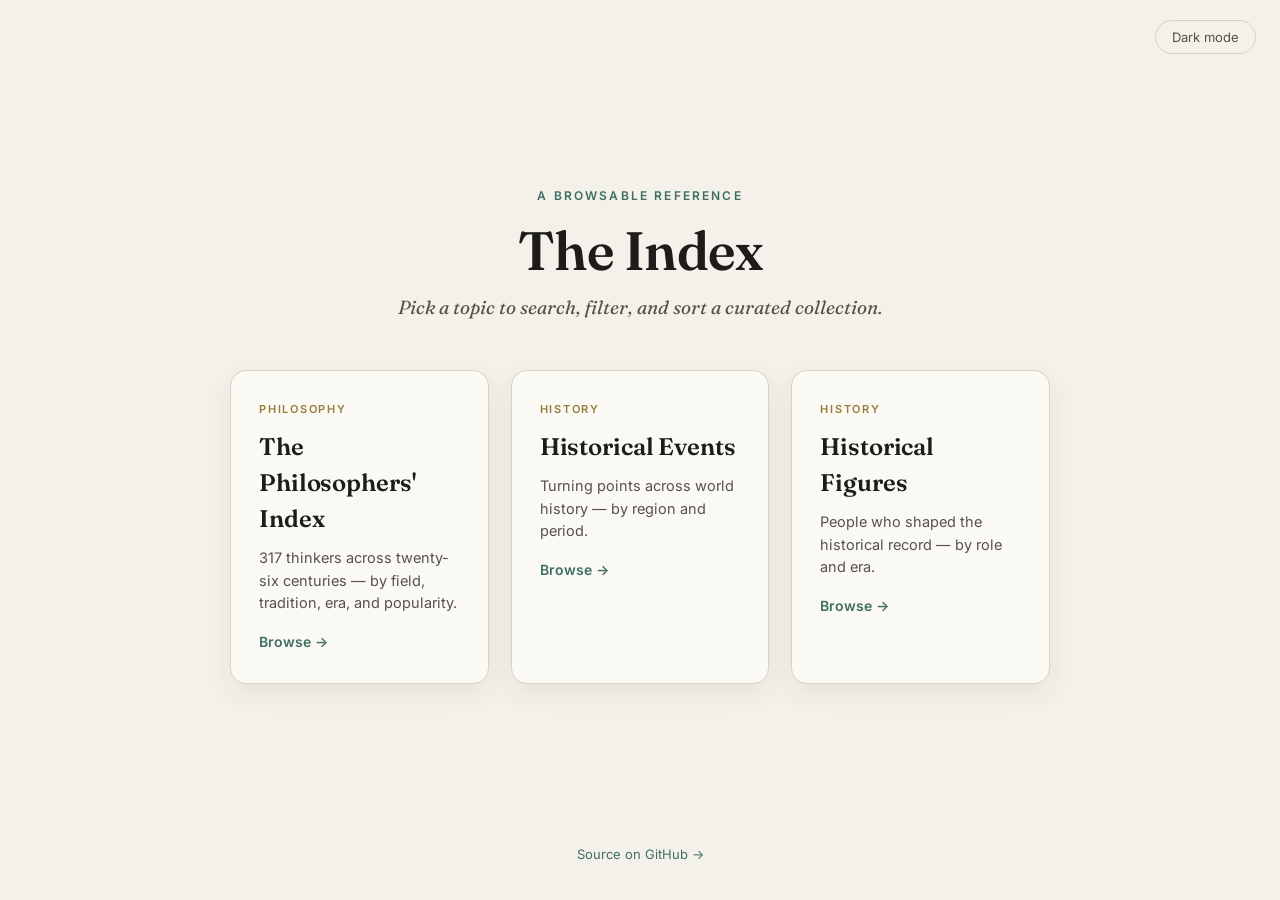
<file: index.html>
<!DOCTYPE html>
<html lang="en">
<head>
<meta charset="utf-8">
<meta name="viewport" content="width=device-width, initial-scale=1">
<title>The Index — browse by topic</title>
<link rel="preconnect" href="https://fonts.googleapis.com">
<link rel="preconnect" href="https://fonts.gstatic.com" crossorigin>
<link href="https://fonts.googleapis.com/css2?family=Fraunces:opsz,wght@9..144,400;9..144,500;9..144,600&family=Inter:wght@400;500;600&display=swap" rel="stylesheet">
<style>
:root{
  --paper:#f4f1ea; --paper-2:#ece7db; --ink:#1d1c1a; --ink-soft:#56524b;
  --line:#d8d2c4; --line-soft:#e4dfd2; --accent:#3f6f63; --accent-soft:#e3ece8;
  --gold:#9a7b3f; --card:#fbf9f3; --shadow:rgba(40,36,28,.07);
}
:root[data-theme="dark"]{
  --paper:#16181a; --paper-2:#1d2023; --ink:#ece9e2; --ink-soft:#a39f96;
  --line:#2f3338; --line-soft:#262a2e; --accent:#7fb3a4; --accent-soft:#1f2a27;
  --gold:#c4a35a; --card:#1b1e21; --shadow:rgba(0,0,0,.3);
}
*{box-sizing:border-box}
body{margin:0;min-height:100vh;background:var(--paper);color:var(--ink);
  font-family:'Inter',system-ui,sans-serif;line-height:1.5;-webkit-font-smoothing:antialiased;
  display:flex;flex-direction:column}
a{color:inherit}
.topbar{display:flex;justify-content:flex-end;padding:20px 24px}
.theme-btn{font-family:inherit;font-size:13px;color:var(--ink-soft);background:transparent;
  border:1px solid var(--line);border-radius:999px;padding:8px 16px;cursor:pointer;white-space:nowrap}
.theme-btn:hover{border-color:var(--accent);color:var(--accent)}
main{flex:1;display:flex;flex-direction:column;align-items:center;justify-content:center;
  text-align:center;padding:24px 24px 72px}
.kicker{font-size:12px;letter-spacing:.18em;text-transform:uppercase;color:var(--accent);
  font-weight:600;margin-bottom:18px}
h1{font-family:'Fraunces',serif;font-weight:600;font-size:clamp(34px,5vw,54px);
  line-height:1.05;margin:0 0 14px;letter-spacing:-.01em}
.lead{font-family:'Fraunces',serif;font-style:italic;color:var(--ink-soft);font-size:19px;
  margin:0 0 48px;max-width:560px}
.grid{display:grid;grid-template-columns:repeat(auto-fit,minmax(240px,1fr));gap:22px;
  width:100%;max-width:820px}
.topic{display:block;text-decoration:none;background:var(--card);border:1px solid var(--line);
  border-radius:16px;padding:30px 28px;text-align:left;box-shadow:0 10px 28px var(--shadow);
  transition:transform .15s,border-color .15s,box-shadow .15s}
.topic:hover{transform:translateY(-3px);border-color:var(--accent);box-shadow:0 16px 36px var(--shadow)}
.topic .t-kicker{font-size:11px;letter-spacing:.16em;text-transform:uppercase;color:var(--gold);
  font-weight:600;margin-bottom:12px}
.topic h2{font-family:'Fraunces',serif;font-weight:600;font-size:24px;margin:0 0 10px;
  letter-spacing:-.005em}
.topic p{margin:0;color:var(--ink-soft);font-size:14.5px;line-height:1.55}
.topic .arrow{display:inline-block;margin-top:16px;color:var(--accent);font-weight:600;font-size:14px}
.soon{opacity:.72}
.soon .arrow{color:var(--ink-soft)}
footer{text-align:center;color:var(--ink-soft);font-size:13px;padding:0 24px 36px}
footer a{color:var(--accent);text-decoration:none}
</style>
<script>
(function(){
  // Redirect legacy share-links (e.g. index.html#q=kant, index.html#fields=Ethics)
  if(location.hash && location.hash.length > 1){
    location.replace("viewer.html?d=phil" + location.hash);
  }
  var t = localStorage.getItem("phil_theme");
  if(!t) t = matchMedia("(prefers-color-scheme: dark)").matches ? "dark" : "light";
  if(t==="dark") document.documentElement.setAttribute("data-theme","dark");
})();
</script>
</head>
<body>
<div class="topbar">
  <button class="theme-btn" id="themeBtn" aria-label="Toggle dark mode">Dark mode</button>
</div>
<main>
  <div class="kicker">A browsable reference</div>
  <h1>The Index</h1>
  <p class="lead">Pick a topic to search, filter, and sort a curated collection.</p>
  <div class="grid" id="topicGrid"></div>
</main>
<footer>
  <a href="https://github.com/andreasnonslid/phil" target="_blank" rel="noopener">Source on GitHub &rarr;</a>
</footer>
<script>
const esc=s=>String(s).replace(/[&<>"]/g,c=>({"&":"&amp;","<":"&lt;",">":"&gt;",'"':"&quot;"}[c]));
const topicGrid=document.getElementById("topicGrid");
fetch("data/topics.json")
  .then(r=>{ if(!r.ok) throw new Error("bad response"); return r.json(); })
  .then(data=>{
    topicGrid.innerHTML=(data.topics||[]).map(t=>{
      const soon=t.status==="soon";
      return `<a class="topic${soon?" soon":""}" href="viewer.html?d=${esc(t.id)}">`+
        `<div class="t-kicker">${esc(t.kicker)}</div>`+
        `<h2>${esc(t.title)}</h2>`+
        `<p>${esc(t.blurb)}</p>`+
        `<span class="arrow">${soon?"Coming soon":"Browse &rarr;"}</span>`+
        `</a>`;
    }).join("");
  })
  .catch(()=>{
    topicGrid.innerHTML='<a class="topic" href="viewer.html?d=phil">Browse the index &rarr;</a>';
  });
const themeBtn=document.getElementById("themeBtn");
themeBtn.textContent=document.documentElement.getAttribute("data-theme")==="dark"?"Light mode":"Dark mode";
themeBtn.addEventListener("click",()=>{
  const dark=document.documentElement.getAttribute("data-theme")==="dark";
  document.documentElement.setAttribute("data-theme",dark?"light":"dark");
  themeBtn.textContent=dark?"Dark mode":"Light mode";
  localStorage.setItem("phil_theme",dark?"light":"dark");
});
</script>
</body>
</html>
</file>
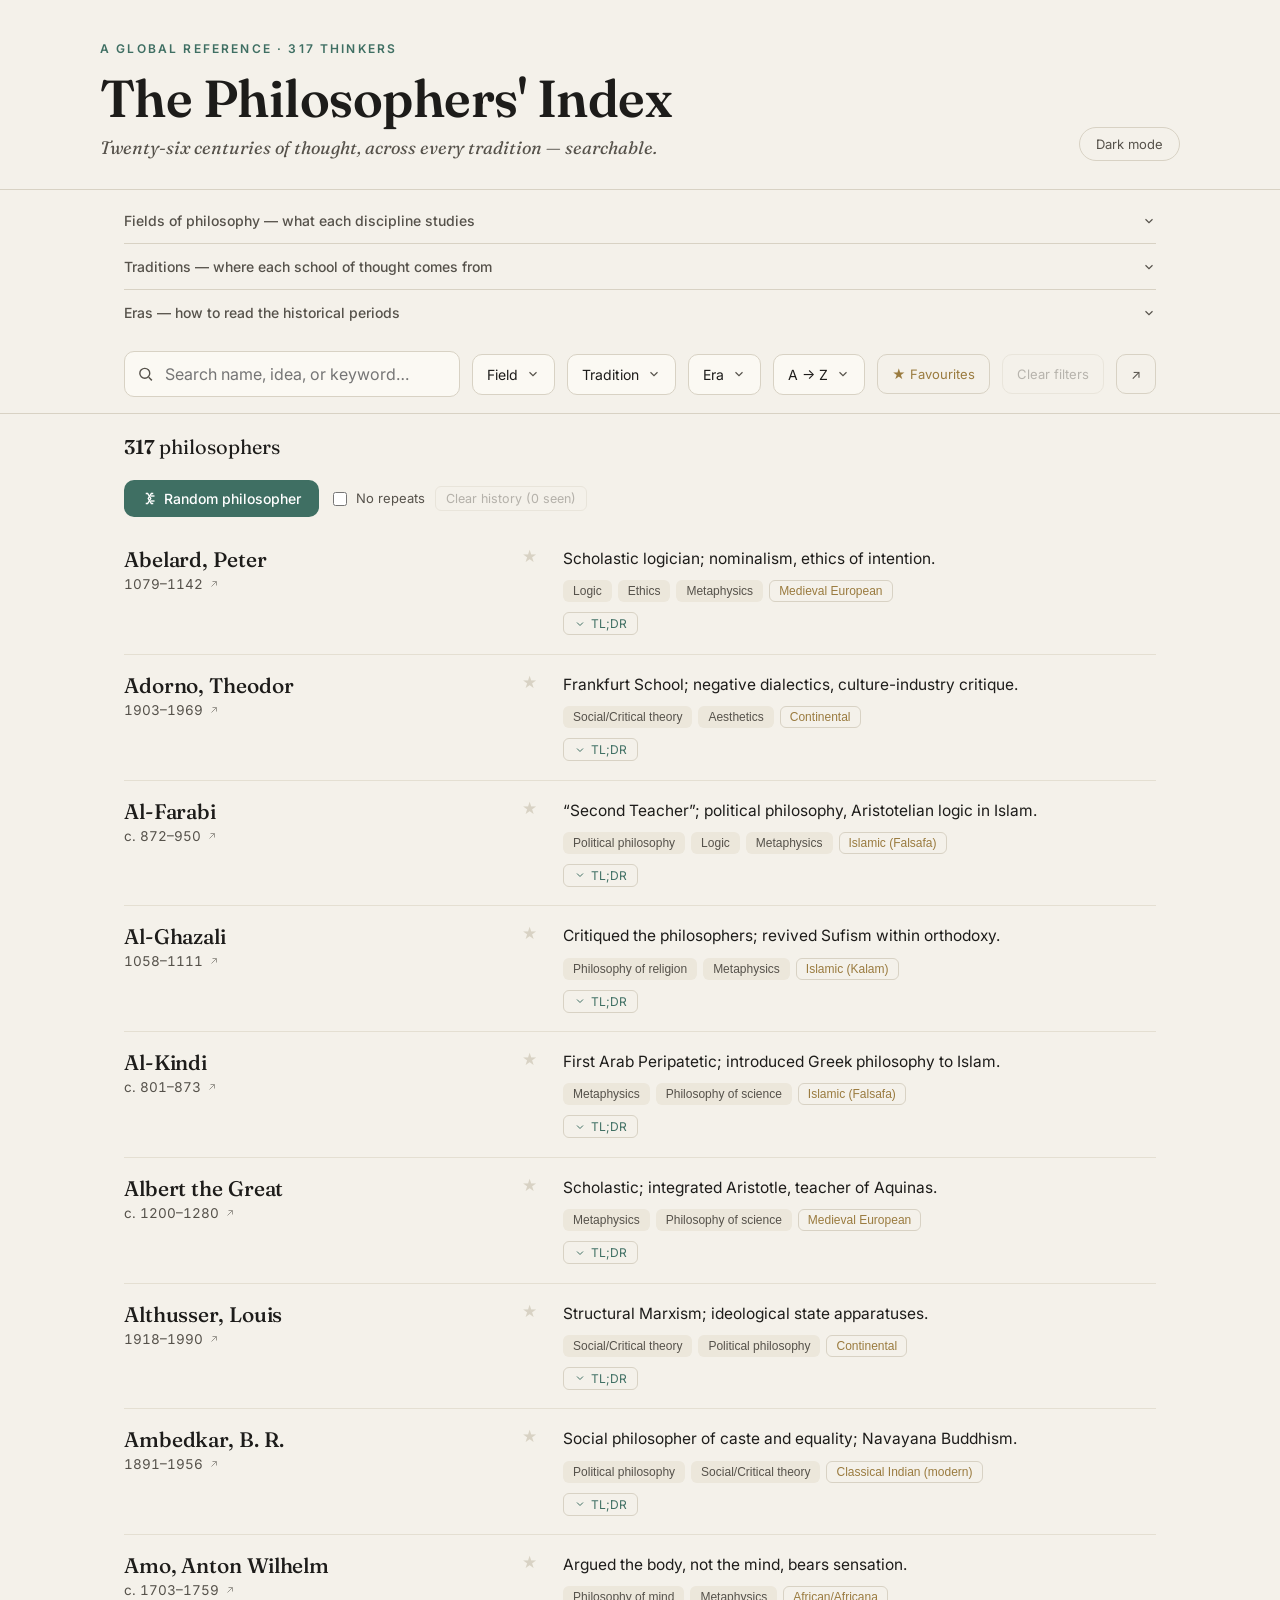
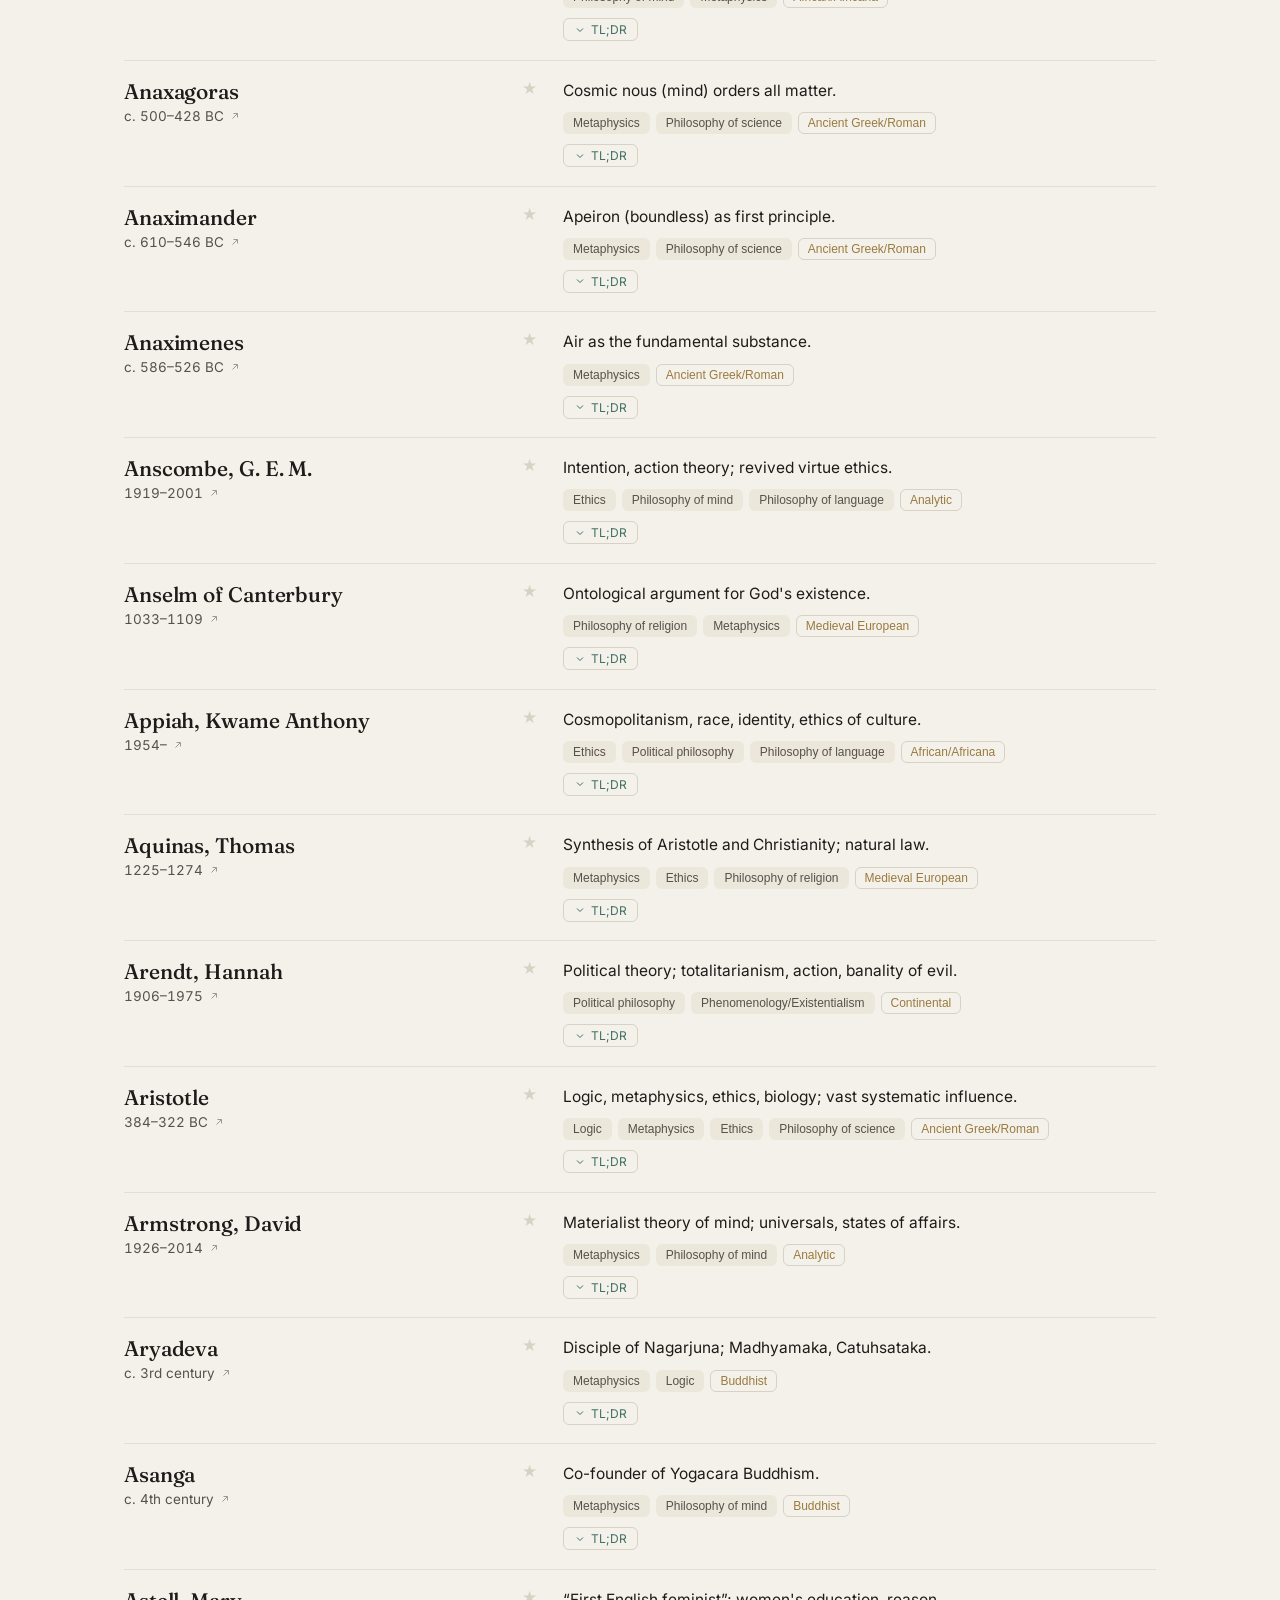
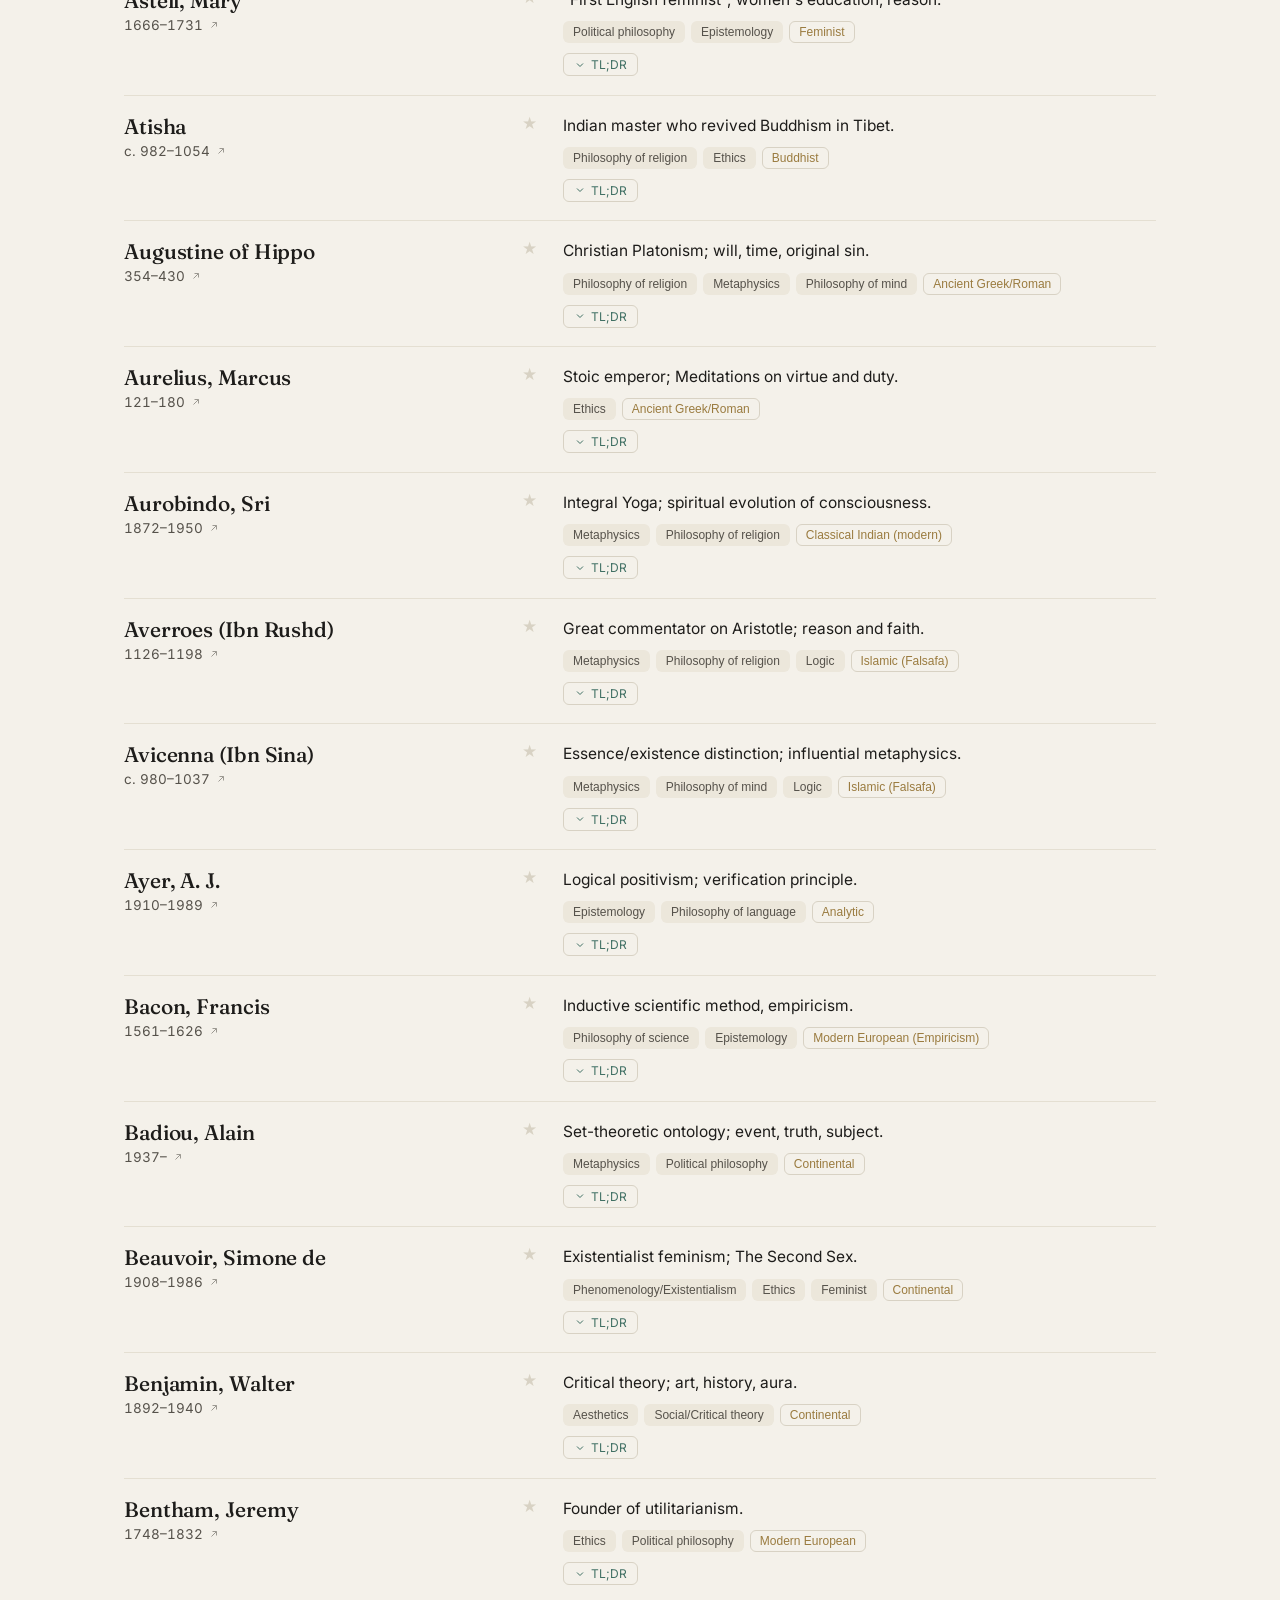
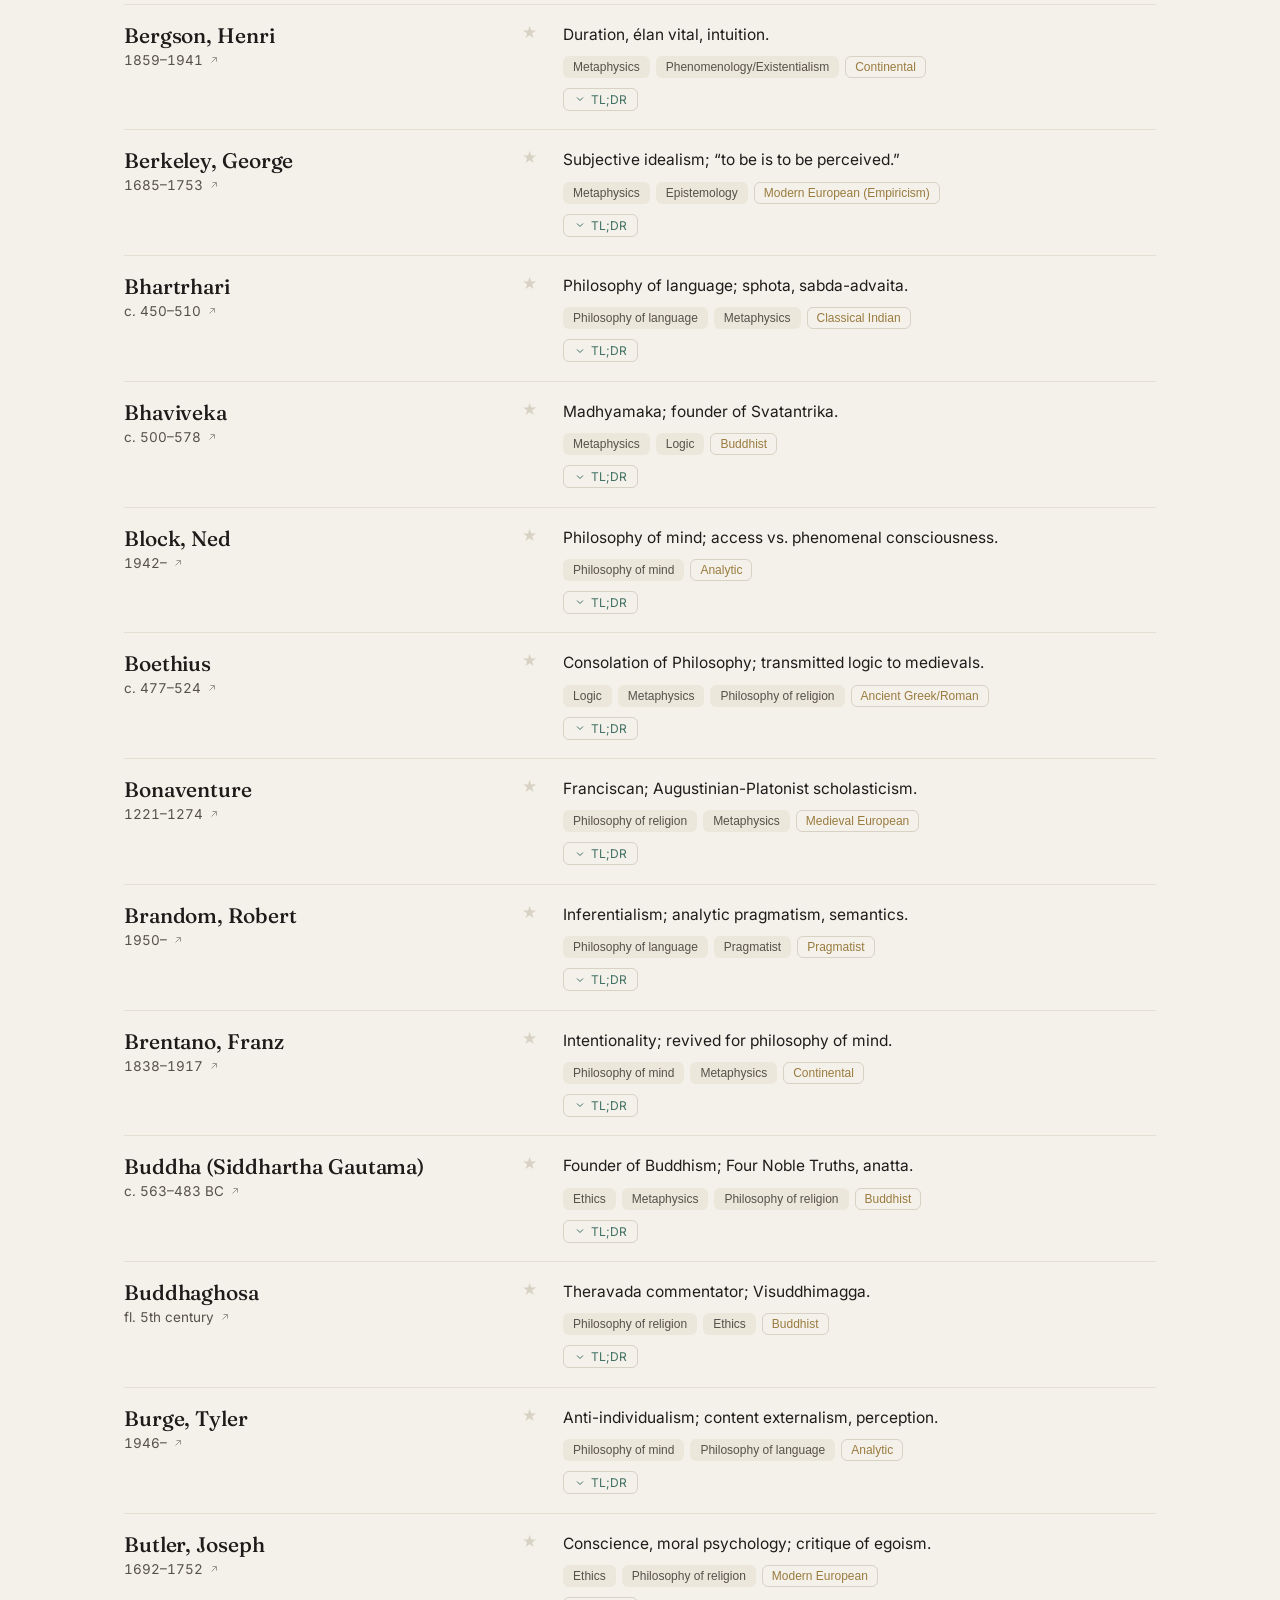
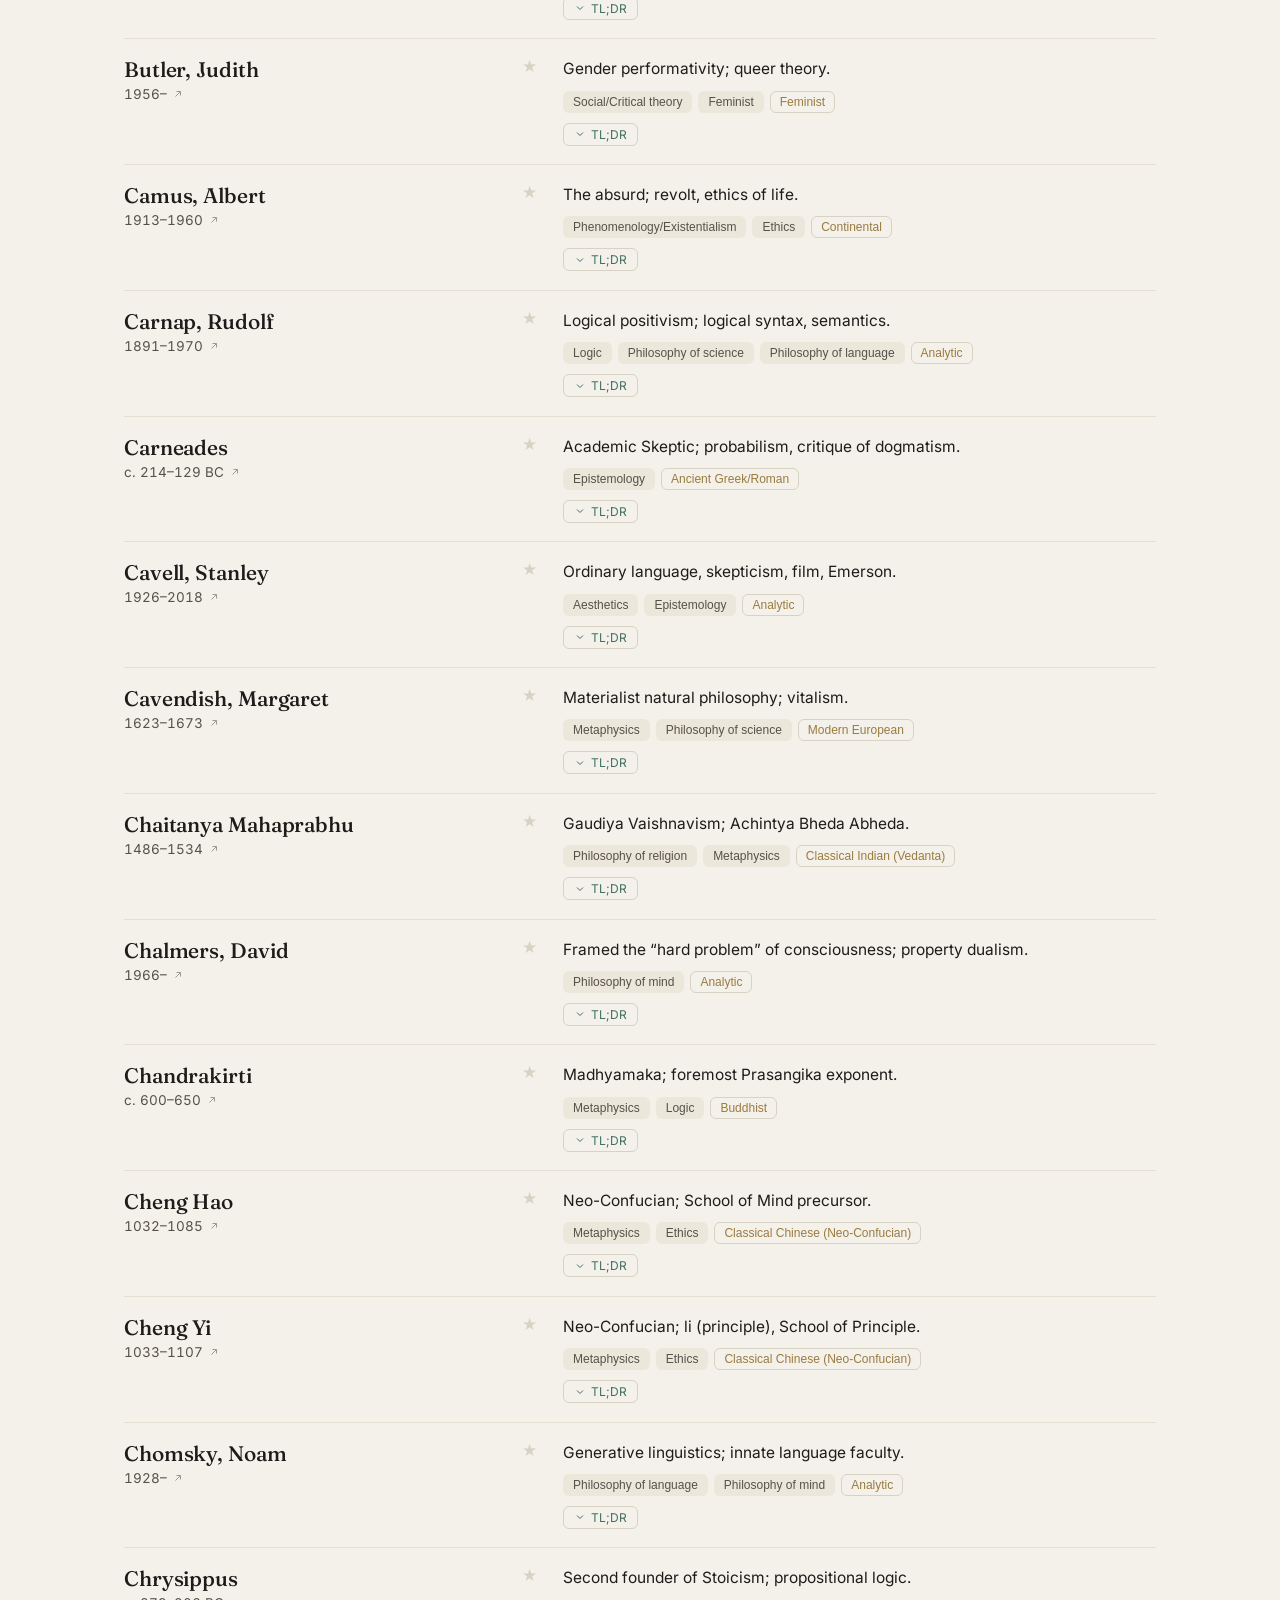
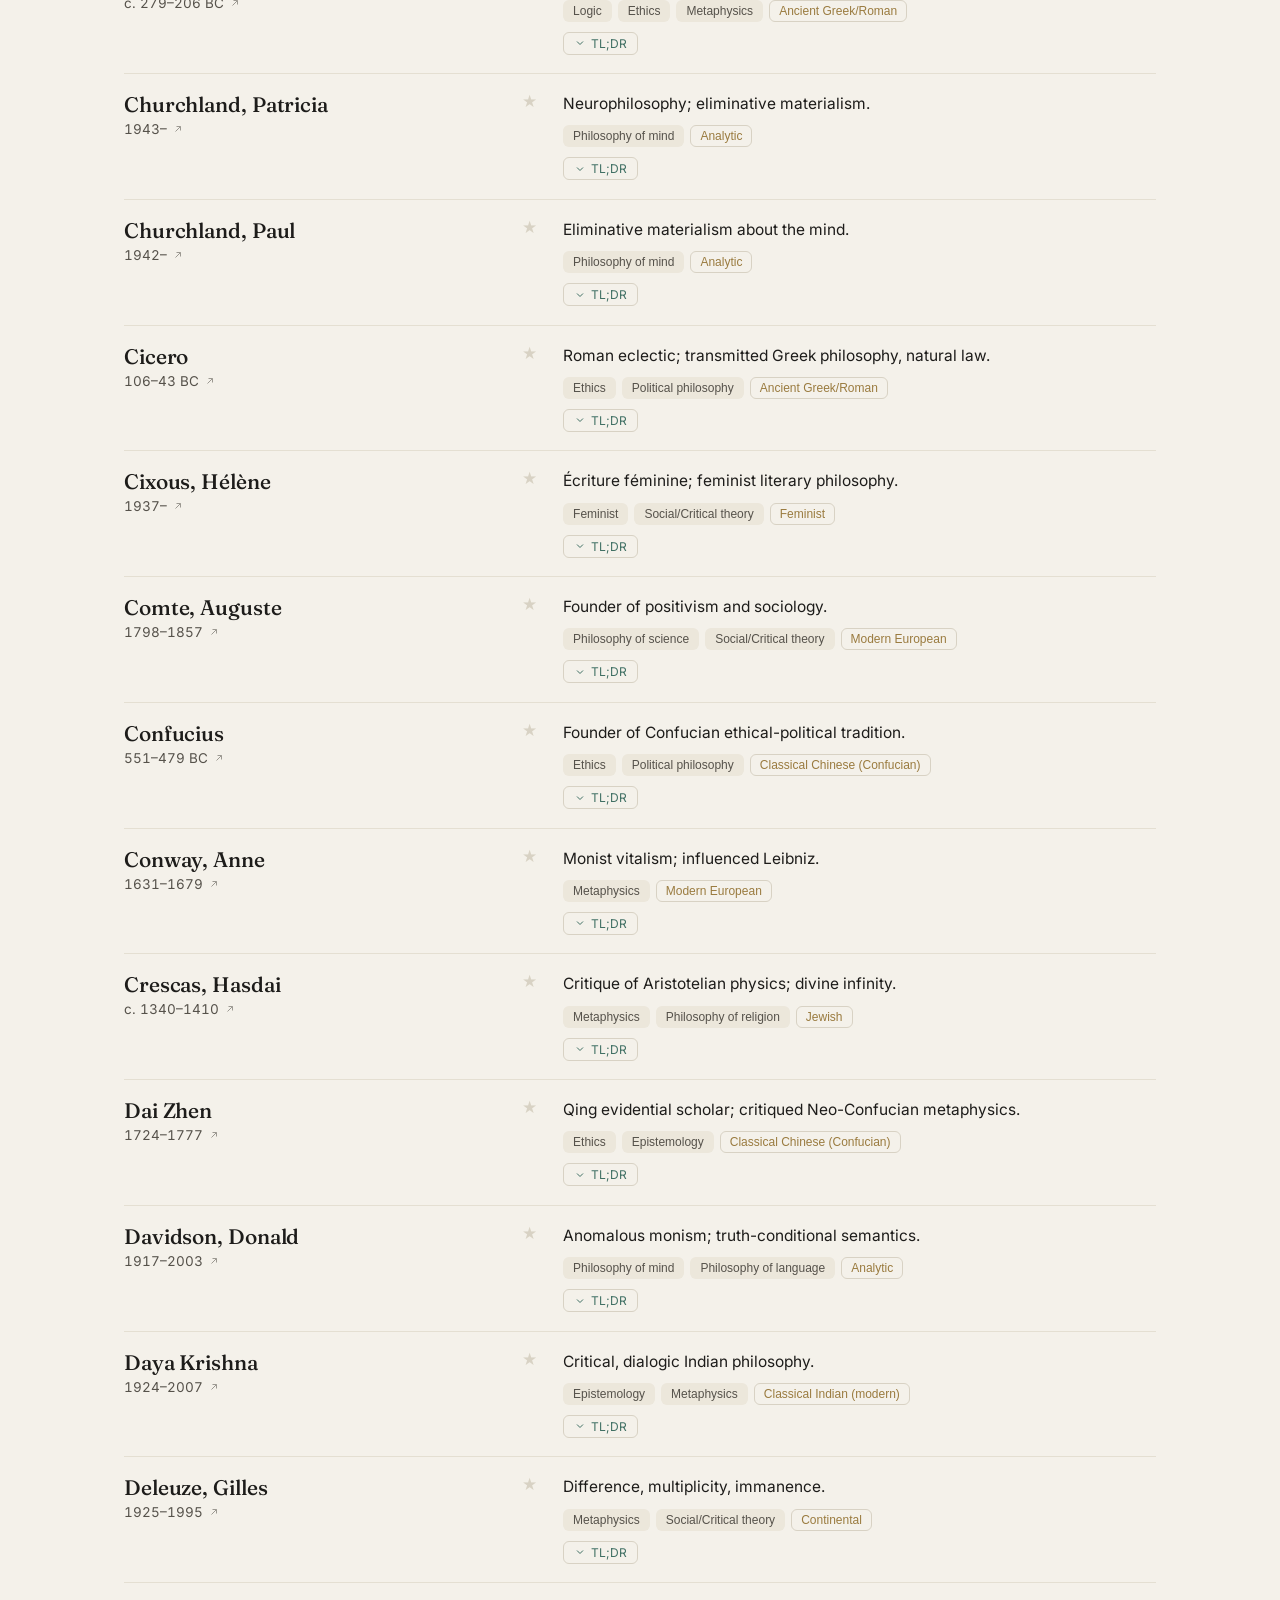
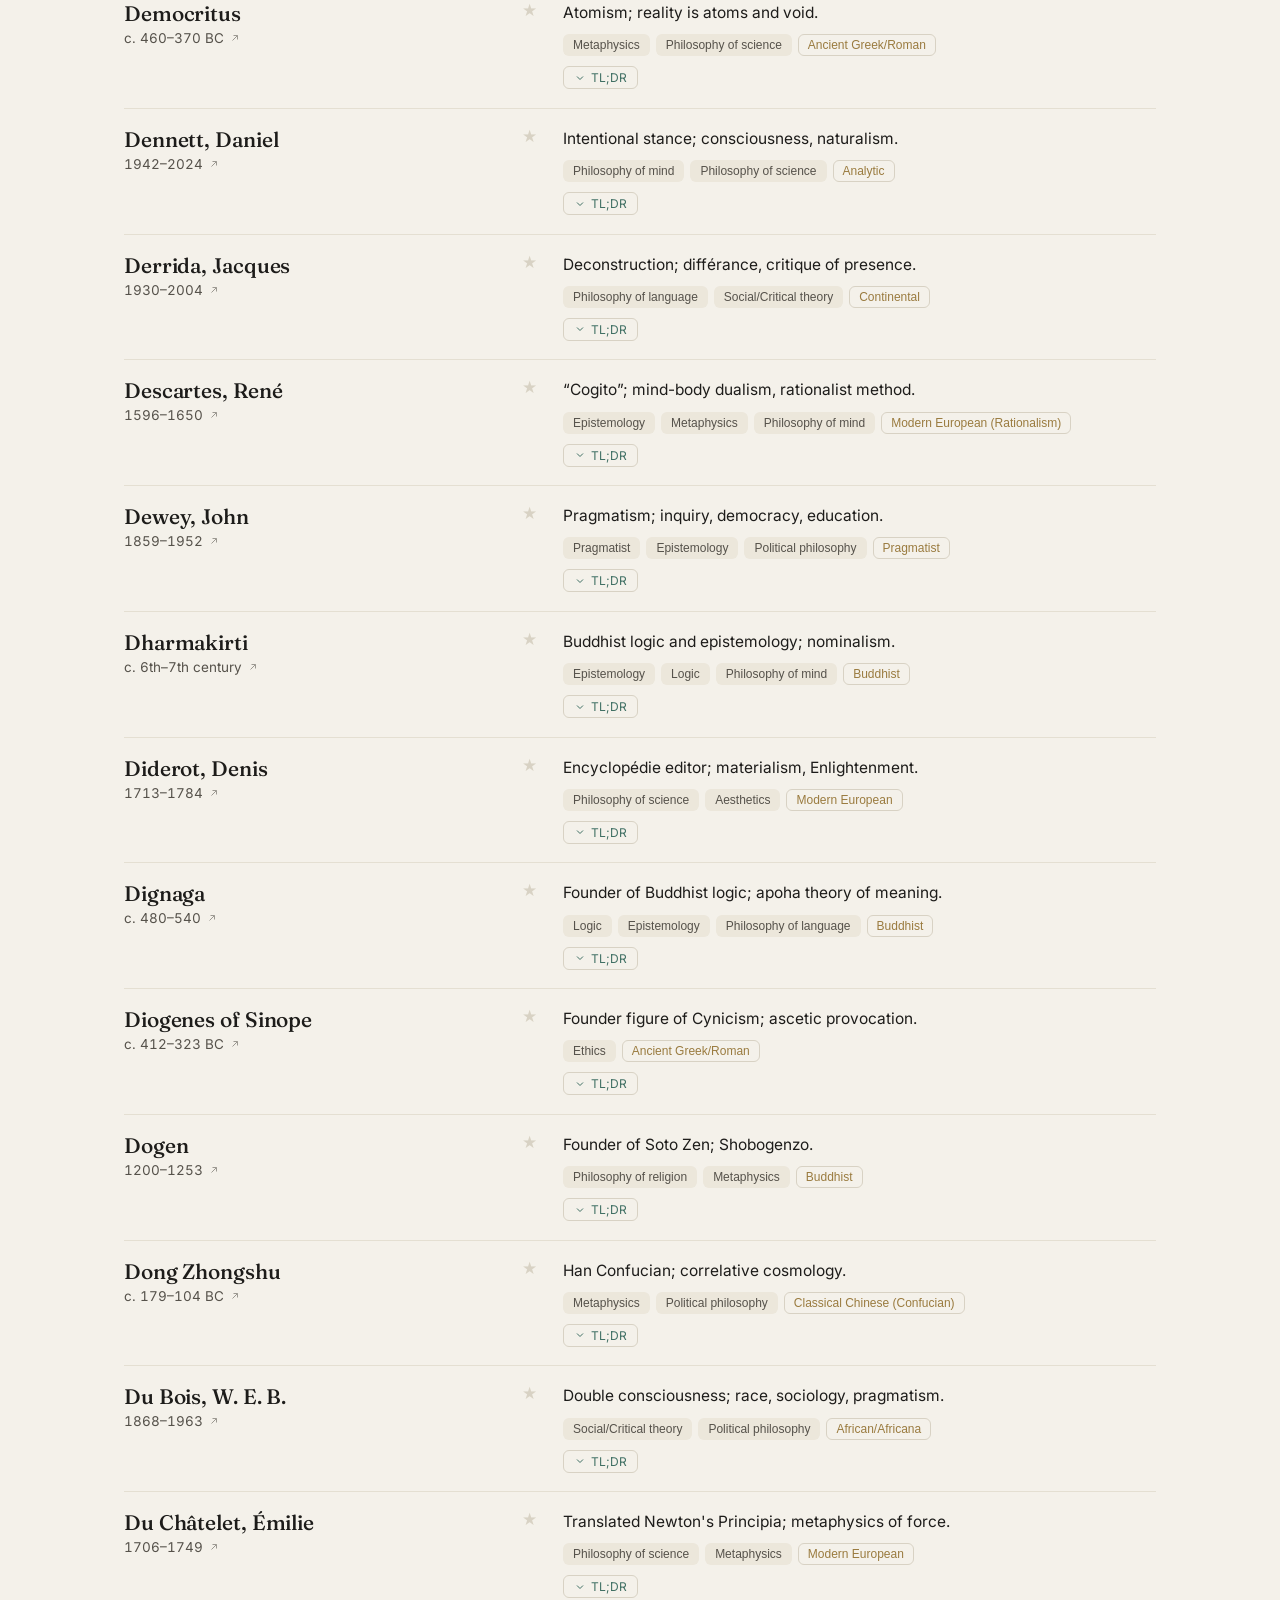
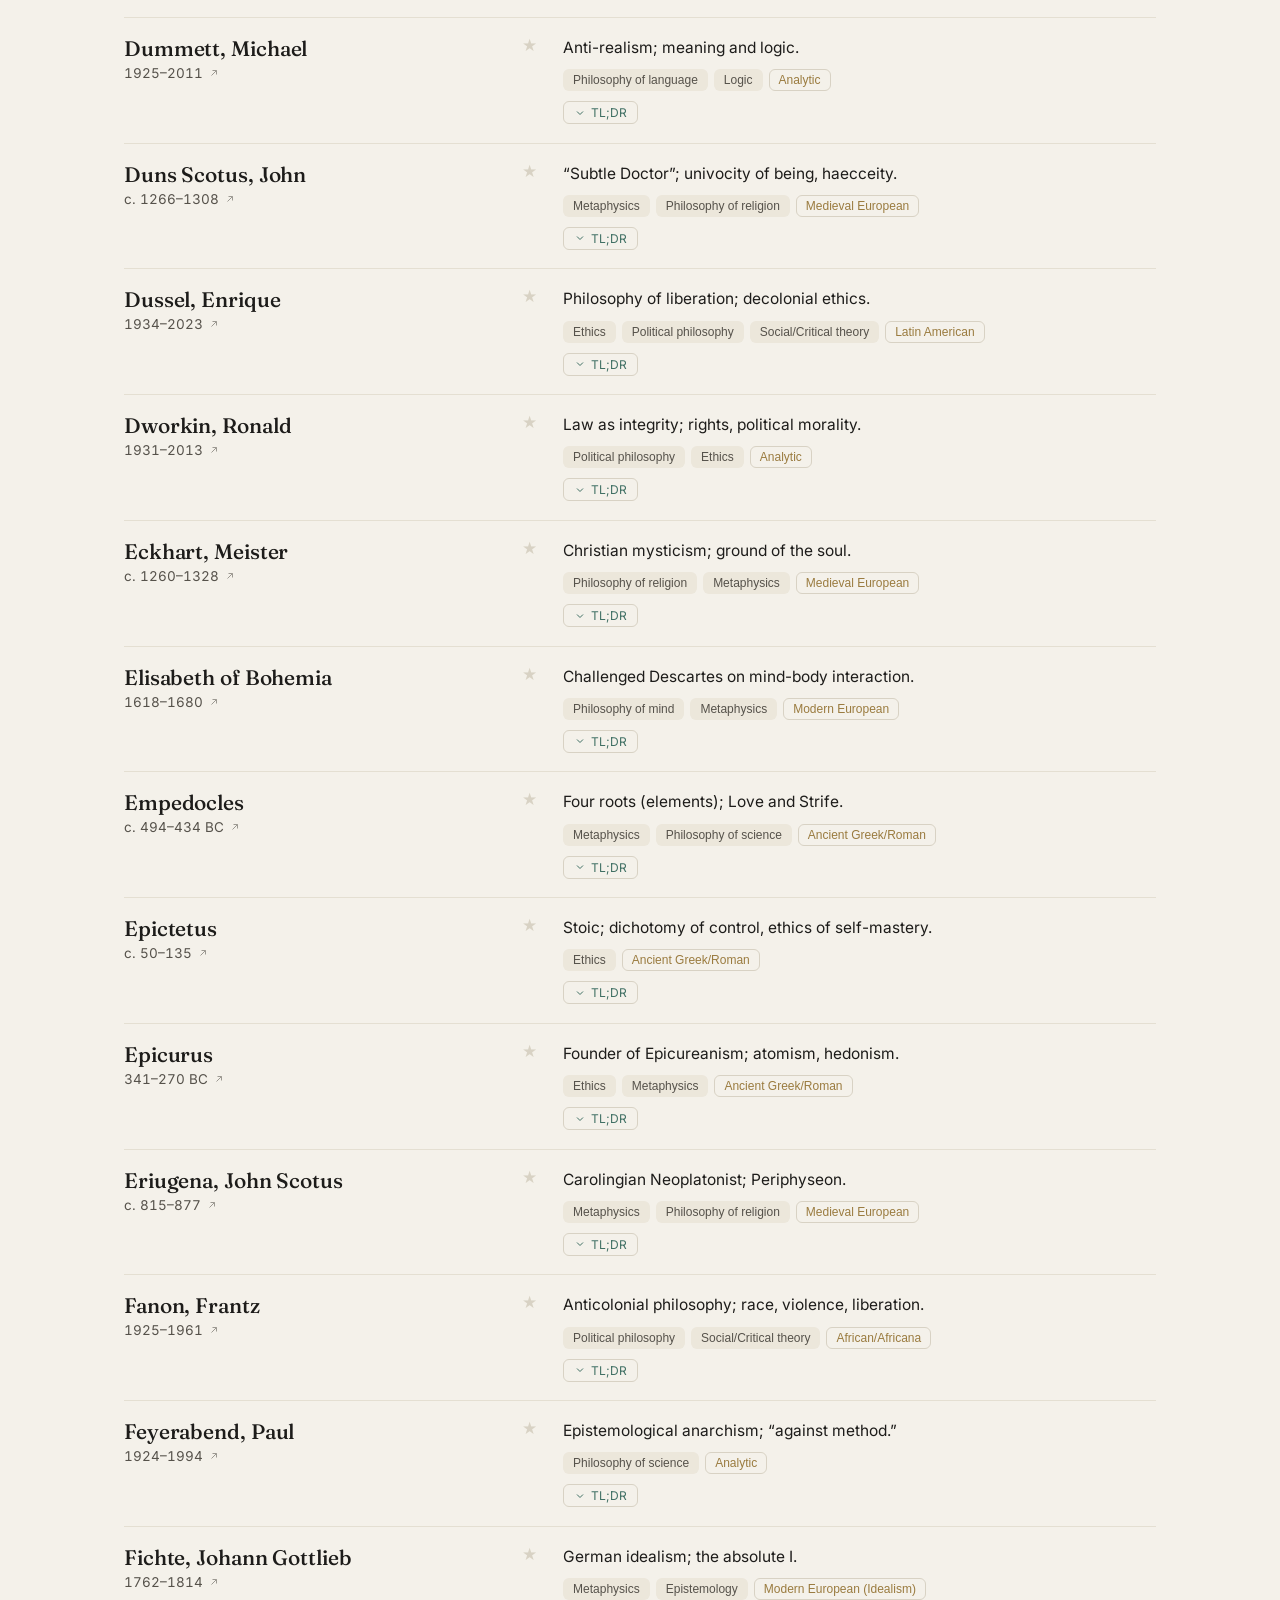
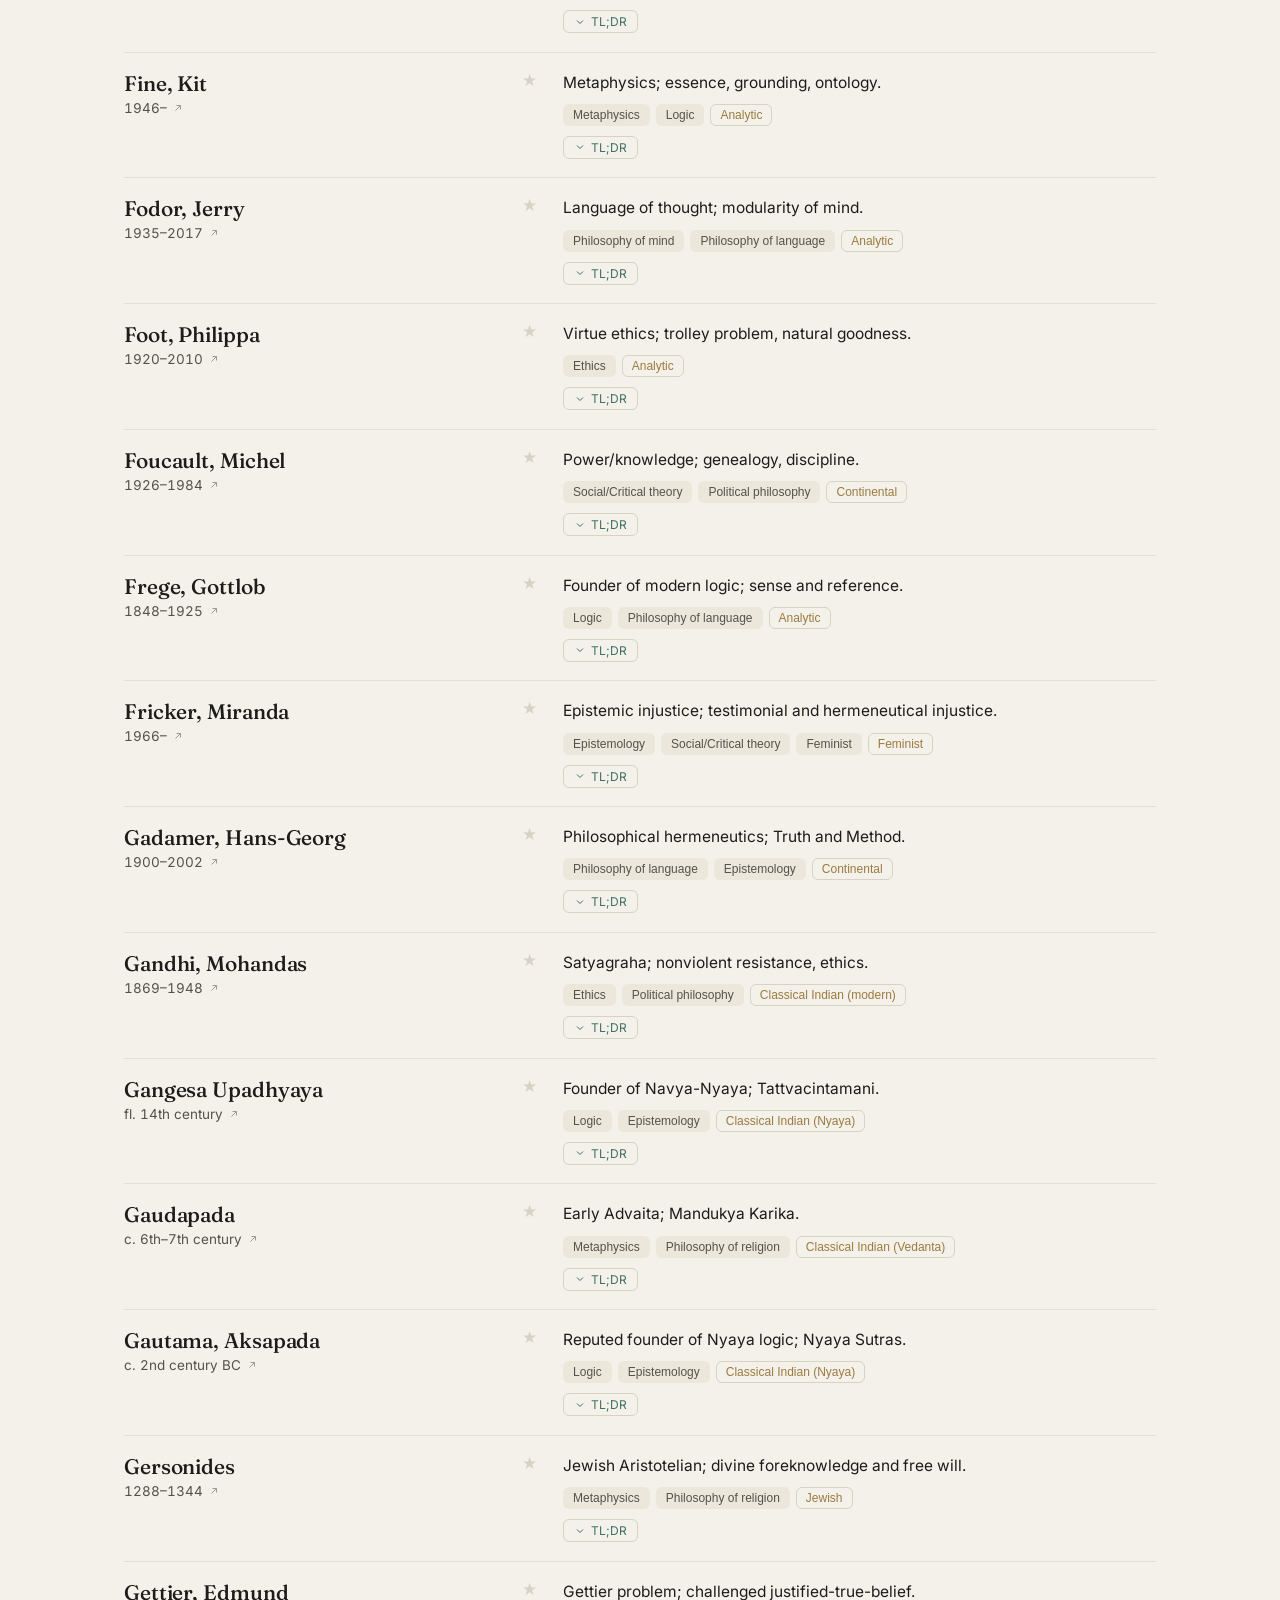
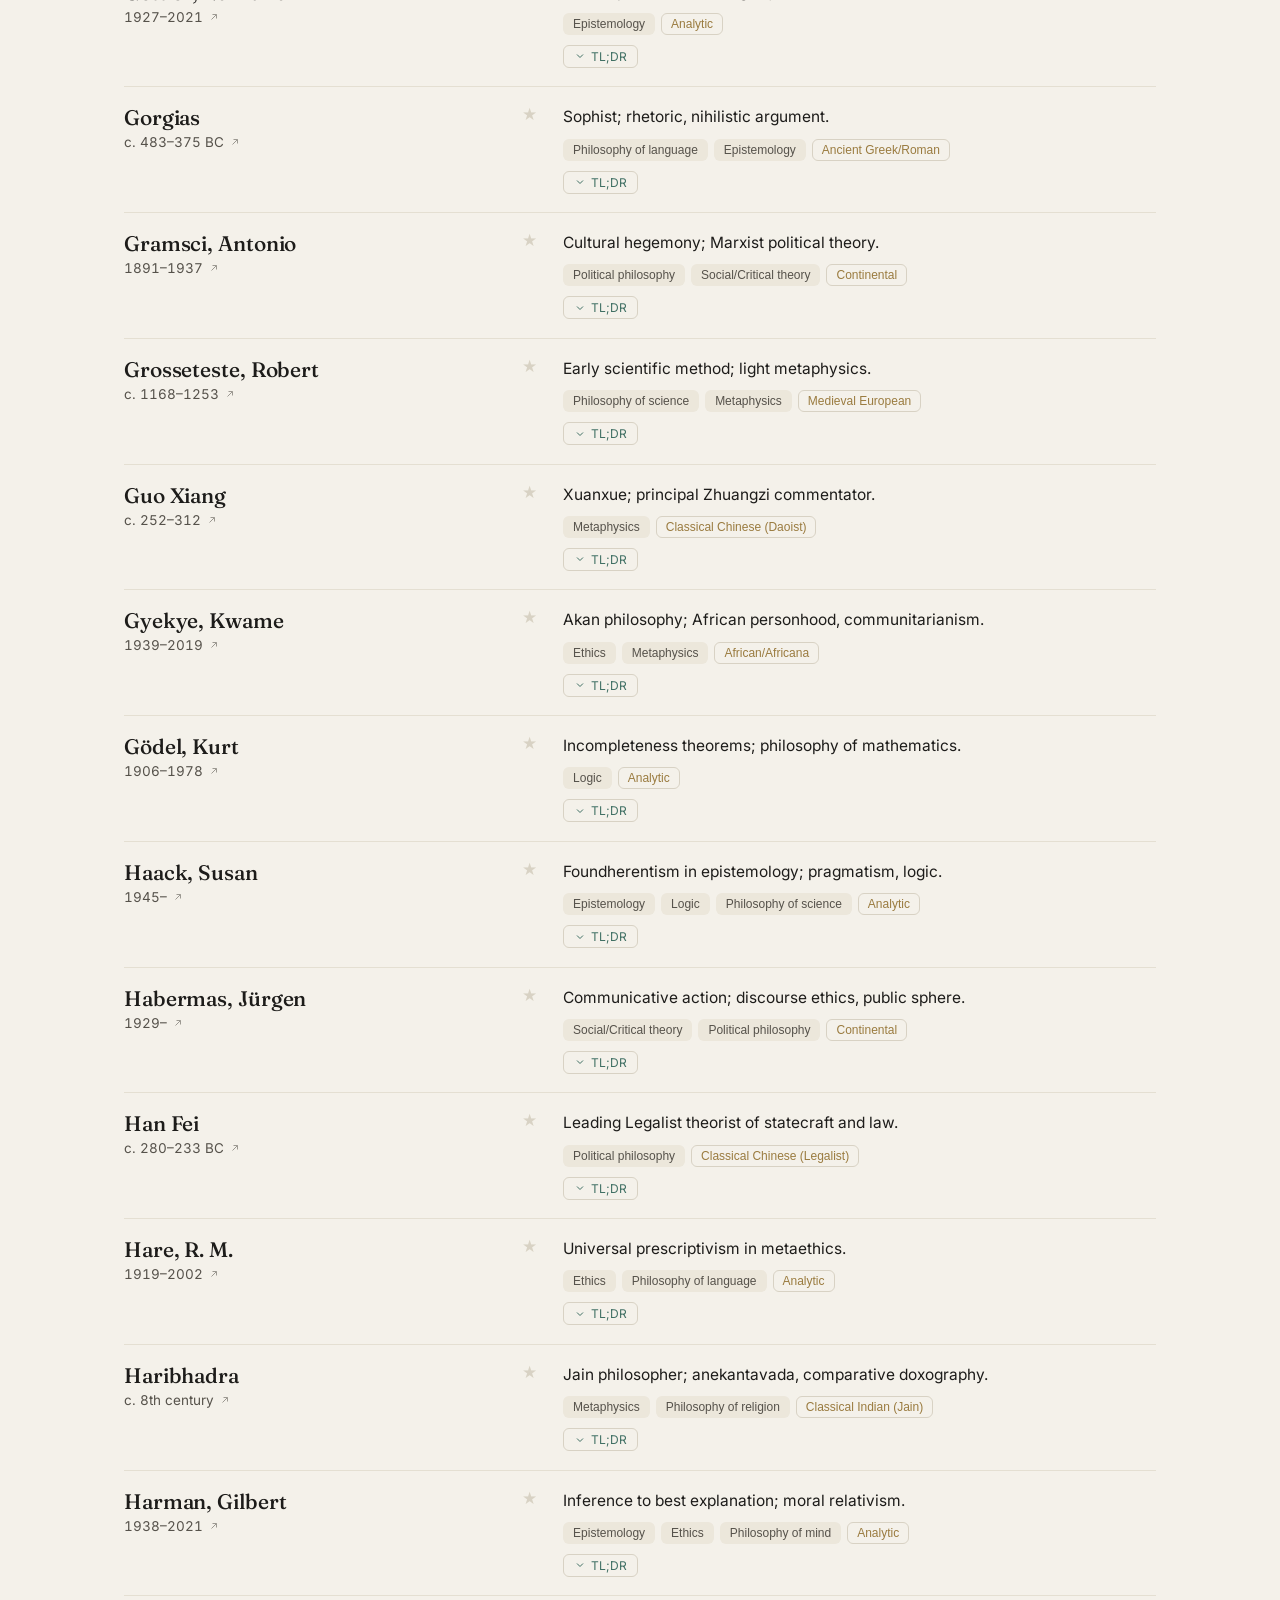
<file: phil.html>
<!DOCTYPE html>
<html lang="en">
<head>
<meta charset="utf-8">
<meta name="viewport" content="width=device-width, initial-scale=1">
<title>The Philosophers' Index</title>
<link rel="preconnect" href="https://fonts.googleapis.com">
<link rel="preconnect" href="https://fonts.gstatic.com" crossorigin>
<link href="https://fonts.googleapis.com/css2?family=Fraunces:opsz,wght@9..144,400;9..144,500;9..144,600&family=Inter:wght@400;500;600&display=swap" rel="stylesheet">
<style>
:root{
  --paper:#f4f1ea; --paper-2:#ece7db; --ink:#1d1c1a; --ink-soft:#56524b;
  --line:#d8d2c4; --line-soft:#e4dfd2; --accent:#3f6f63; --accent-soft:#e3ece8;
  --gold:#9a7b3f; --card:#fbf9f3; --shadow:rgba(40,36,28,.07);
}
:root[data-theme="dark"]{
  --paper:#16181a; --paper-2:#1d2023; --ink:#ece9e2; --ink-soft:#a39f96;
  --line:#2f3338; --line-soft:#262a2e; --accent:#7fb3a4; --accent-soft:#1f2a27;
  --gold:#c4a35a; --card:#1b1e21; --shadow:rgba(0,0,0,.3);
}
*{box-sizing:border-box}
html{scroll-behavior:smooth}
body{margin:0;background:var(--paper);color:var(--ink);
  font-family:'Inter',system-ui,sans-serif;line-height:1.5;-webkit-font-smoothing:antialiased;}
a{color:inherit}
.wrap{max-width:1080px;margin:0 auto;padding:0 24px}

header{border-bottom:1px solid var(--line);background:var(--paper);}
.masthead{display:flex;align-items:flex-end;justify-content:space-between;gap:24px;padding:40px 0 28px;flex-wrap:wrap}
.title-block h1{font-family:'Fraunces',serif;font-weight:600;font-size:clamp(34px,5vw,52px);
  line-height:1.0;margin:0;letter-spacing:-.01em}
.title-block .sub{font-family:'Fraunces',serif;font-style:italic;color:var(--ink-soft);
  font-size:18px;margin-top:10px;font-weight:400}
.kicker{font-size:12px;letter-spacing:.18em;text-transform:uppercase;color:var(--accent);
  font-weight:600;margin-bottom:14px}
.theme-btn{font-family:inherit;font-size:13px;color:var(--ink-soft);background:transparent;
  border:1px solid var(--line);border-radius:999px;padding:8px 16px;cursor:pointer;white-space:nowrap}
.theme-btn:hover{border-color:var(--accent);color:var(--accent)}

.controls{position:sticky;top:0;z-index:30;background:var(--paper);
  border-bottom:1px solid var(--line);padding:16px 0}
.controls .wrap{display:flex;gap:12px;align-items:center;flex-wrap:wrap}
.search{flex:1 1 240px;min-width:200px;position:relative}
.search input{width:100%;font-family:inherit;font-size:16px;color:var(--ink);
  background:var(--card);border:1px solid var(--line);border-radius:10px;
  padding:12px 14px 12px 40px;outline:none}
.search input:focus{border-color:var(--accent);box-shadow:0 0 0 3px var(--accent-soft)}
.search svg{position:absolute;left:13px;top:50%;transform:translateY(-50%);
  width:17px;height:17px;stroke:var(--ink-soft);fill:none;stroke-width:2}

.dd{position:relative}
.dd-btn{font-family:inherit;font-size:14px;color:var(--ink);background:var(--card);
  border:1px solid var(--line);border-radius:10px;padding:11px 14px;cursor:pointer;
  display:flex;align-items:center;gap:8px;white-space:nowrap}
.dd-btn:hover{border-color:var(--accent)}
.dd-btn .chev{width:14px;height:14px;stroke:var(--ink-soft);fill:none;stroke-width:2;transition:transform .15s}
.dd.open .chev{transform:rotate(180deg)}
.dd-btn .badge{background:var(--accent);color:#fff;font-size:11px;font-weight:600;
  border-radius:999px;min-width:18px;height:18px;display:inline-flex;align-items:center;
  justify-content:center;padding:0 5px}
.dd-btn .badge[hidden]{display:none}
.panel{position:absolute;top:calc(100% + 6px);left:0;min-width:230px;max-height:340px;
  overflow:auto;background:var(--card);border:1px solid var(--line);border-radius:12px;
  box-shadow:0 12px 32px var(--shadow);padding:6px;display:none}
.dd.open .panel{display:block}
.opt{display:flex;align-items:center;gap:10px;padding:9px 10px;border-radius:8px;cursor:pointer;font-size:14px}
.opt:hover{background:var(--paper-2)}
.opt input{accent-color:var(--accent);width:15px;height:15px}
.opt.radio{justify-content:space-between}
.opt .tick{width:15px;height:15px;stroke:var(--accent);fill:none;stroke-width:2.5;opacity:0}
.opt.sel .tick{opacity:1}
.panel .panel-head{font-size:11px;letter-spacing:.12em;text-transform:uppercase;
  color:var(--ink-soft);padding:8px 10px 4px}
.clear-btn{font-family:inherit;font-size:13px;color:var(--accent);background:transparent;
  border:none;cursor:pointer;padding:4px 6px}

.meta-row{padding:18px 0 6px;display:flex;align-items:baseline;justify-content:space-between;gap:16px;flex-wrap:wrap}
.count{font-family:'Fraunces',serif;font-size:20px}
.count b{font-weight:600}
.active-tags{display:flex;gap:7px;flex-wrap:wrap}
.chip{font-size:12.5px;color:var(--accent);background:var(--accent-soft);
  border:1px solid transparent;border-radius:999px;padding:4px 10px 4px 12px;
  display:inline-flex;align-items:center;gap:6px;cursor:pointer}
.chip span{font-weight:600;font-size:14px;line-height:1}

.results{padding:8px 0 80px}
.era-head{font-family:'Fraunces',serif;font-size:14px;letter-spacing:.04em;color:var(--gold);
  text-transform:uppercase;font-weight:600;padding:26px 0 10px;border-bottom:1px solid var(--line-soft);
  margin-bottom:4px;display:flex;justify-content:space-between;align-items:baseline}
.era-head .n{font-family:'Inter';font-size:12px;color:var(--ink-soft);letter-spacing:.1em;font-weight:500}

.row{display:grid;grid-template-columns:minmax(0,2.1fr) minmax(0,3fr);gap:24px;
  padding:18px 0;border-bottom:1px solid var(--line-soft);align-items:start}
.row:hover{background:var(--card)}
.row .ident{min-width:0}
.row .nm{font-family:'Fraunces',serif;font-size:21px;font-weight:500;line-height:1.15;letter-spacing:-.005em}
.row .nm a{text-decoration:none}
.row .nm a:hover{color:var(--accent);text-decoration:underline;text-underline-offset:3px}
.row .dt{font-size:13.5px;color:var(--ink-soft);margin-top:3px;font-variant-numeric:tabular-nums}
.row .dt .ext{display:inline-block;width:12px;height:12px;margin-left:5px;vertical-align:-1px;opacity:.55}
.row .body{min-width:0}
.row .desc{font-size:15.5px;color:var(--ink);margin:0 0 10px}
.tags{display:flex;gap:6px;flex-wrap:wrap;align-items:center}
.tag{font-size:12px;padding:3px 9px;border-radius:6px;cursor:pointer;border:1px solid transparent;white-space:nowrap}
.tag.field{background:var(--paper-2);color:var(--ink-soft)}
.tag.field:hover{border-color:var(--accent);color:var(--accent)}
.tag.trad{background:transparent;color:var(--gold);border-color:var(--line);font-weight:500}
.tag.trad:hover{border-color:var(--gold)}

.empty{text-align:center;padding:80px 20px;color:var(--ink-soft)}
.empty h3{font-family:'Fraunces',serif;font-weight:500;font-size:24px;color:var(--ink);margin:0 0 8px}
.empty button{font-family:inherit;margin-top:14px;font-size:14px;color:var(--accent);
  background:transparent;border:1px solid var(--accent);border-radius:999px;padding:9px 20px;cursor:pointer}

footer{border-top:1px solid var(--line);padding:28px 0 60px;color:var(--ink-soft);font-size:13px}
footer a{color:var(--accent)}

@media (max-width:680px){
  .row{grid-template-columns:1fr;gap:8px;padding:16px 0}
  .masthead{padding:28px 0 20px}
}
mark{background:var(--accent-soft);color:var(--accent);padding:0 2px;border-radius:3px}
@media (prefers-reduced-motion:reduce){*{transition:none!important;scroll-behavior:auto!important}}
.tldr-btn{font-family:inherit;font-size:12px;color:var(--accent);background:transparent;
  border:1px solid var(--line);border-radius:6px;padding:3px 10px;cursor:pointer;margin-top:10px;
  display:inline-flex;align-items:center;gap:5px}
.tldr-btn:hover{border-color:var(--accent);background:var(--accent-soft)}
.tldr-btn svg{width:12px;height:12px;stroke:currentColor;fill:none;stroke-width:2;transition:transform .15s}
.tldr-btn[aria-expanded="true"] svg{transform:rotate(180deg)}
.tldr-body{display:none;margin-top:10px;padding:12px 14px;background:var(--paper-2);
  border-radius:8px;font-size:14px;line-height:1.7;color:var(--ink)}
.tldr-btn[aria-expanded="true"]+.tldr-body{display:block}


.random-bar{padding:12px 0 4px;display:flex;align-items:center;gap:10px;flex-wrap:wrap}
.rand-btn{font-family:inherit;font-size:14px;font-weight:500;color:#fff;
  background:var(--accent);border:none;border-radius:10px;padding:10px 18px;
  cursor:pointer;display:inline-flex;align-items:center;gap:7px;white-space:nowrap}
.rand-btn:hover{opacity:.88}
.rand-btn svg{width:15px;height:15px;stroke:#fff;fill:none;stroke-width:2.2}
.rand-norepeats{display:inline-flex;align-items:center;gap:6px;font-size:13px;
  color:var(--ink-soft);cursor:pointer;user-select:none}
.rand-norepeats input{accent-color:var(--accent);width:14px;height:14px;cursor:pointer}
.rand-clear{font-family:inherit;font-size:12.5px;color:var(--ink-soft);background:transparent;
  border:1px solid var(--line);border-radius:6px;padding:4px 10px;cursor:pointer;white-space:nowrap}
.rand-clear:hover{border-color:var(--accent);color:var(--accent)}
.rand-seen{font-size:12px;color:var(--ink-soft)}
.rand-exhausted{font-size:14px;color:var(--gold);font-style:italic}
.clear-filters-btn,.copy-link-btn,.fav-filter-btn{font-family:inherit;font-size:13px;background:transparent;
  border:1px solid var(--line);border-radius:10px;padding:11px 14px;cursor:pointer;white-space:nowrap;
  transition:color .15s,border-color .15s}
.clear-filters-btn,.copy-link-btn{color:var(--ink-soft)}
.clear-filters-btn:not([disabled]):hover,.copy-link-btn:hover{border-color:var(--accent);color:var(--accent)}
.clear-filters-btn[disabled]{opacity:.38;cursor:default}
.fav-btn{background:none;border:none;cursor:pointer;font-size:17px;padding:0 2px;
  line-height:1;color:var(--line);transition:color .15s;flex-shrink:0;margin-top:1px}
.fav-btn.active{color:#e8a020}
.fav-btn:hover{color:#e8a020}
.fav-filter-btn{color:var(--gold)}
.fav-filter-btn.active{background:var(--accent-soft);border-color:var(--accent);color:var(--accent)}
.fav-filter-btn:hover{border-color:var(--gold)}

.gloss-bar{border-bottom:1px solid var(--line)}
.gloss-toggle{width:100%;display:flex;align-items:center;justify-content:space-between;
  gap:12px;background:none;border:none;padding:14px 0;cursor:pointer;font-family:inherit;
  font-size:14px;font-weight:500;color:var(--ink-soft);text-align:left}
.gloss-toggle:hover{color:var(--ink)}
.gloss-toggle .gt-chev{width:14px;height:14px;stroke:currentColor;fill:none;stroke-width:2;
  transition:transform .18s;flex-shrink:0}
.gloss-toggle[aria-expanded="true"] .gt-chev{transform:rotate(180deg)}
.gloss-body{display:none;padding-bottom:18px}
.gloss-toggle[aria-expanded="true"]+.gloss-body{display:block}
.gloss-select{font-family:inherit;font-size:14px;color:var(--ink);background:var(--card);
  border:1px solid var(--line);border-radius:8px;padding:9px 12px;width:100%;max-width:360px;outline:none}
.gloss-select:focus{border-color:var(--accent)}
.gloss-desc{margin-top:14px;font-size:15px;line-height:1.65;color:var(--ink);max-width:680px;min-height:1.65em}

</style>
</head>
<body>
<header>
  <div class="wrap masthead">
    <div class="title-block">
      <div class="kicker">A global reference &middot; 317 thinkers</div>
      <h1>The Philosophers' Index</h1>
      <div class="sub">Twenty-six centuries of thought, across every tradition &mdash; searchable.</div>
    </div>
    <button class="theme-btn" id="themeBtn" aria-label="Toggle dark mode">Dark mode</button>
  </div>
</header>

<div class="wrap" style="padding-top:8px">
  <div class="gloss-bar">
    <button class="gloss-toggle" aria-expanded="false" aria-controls="gb-fields">
      <span>Fields of philosophy &mdash; what each discipline studies</span>
      <svg class="gt-chev" viewBox="0 0 24 24"><polyline points="6 9 12 15 18 9"/></svg>
    </button>
    <div class="gloss-body" id="gb-fields">
      <select class="gloss-select" id="gs-fields"><option value="">Choose a field&hellip;</option></select>
      <p class="gloss-desc" id="gd-fields"></p>
    </div>
  </div>
  <div class="gloss-bar">
    <button class="gloss-toggle" aria-expanded="false" aria-controls="gb-trads">
      <span>Traditions &mdash; where each school of thought comes from</span>
      <svg class="gt-chev" viewBox="0 0 24 24"><polyline points="6 9 12 15 18 9"/></svg>
    </button>
    <div class="gloss-body" id="gb-trads">
      <select class="gloss-select" id="gs-trads"><option value="">Choose a tradition&hellip;</option></select>
      <p class="gloss-desc" id="gd-trads"></p>
    </div>
  </div>
  <div class="gloss-bar" style="border-bottom:none">
    <button class="gloss-toggle" aria-expanded="false" aria-controls="gb-eras">
      <span>Eras &mdash; how to read the historical periods</span>
      <svg class="gt-chev" viewBox="0 0 24 24"><polyline points="6 9 12 15 18 9"/></svg>
    </button>
    <div class="gloss-body" id="gb-eras">
      <select class="gloss-select" id="gs-eras"><option value="">Choose an era&hellip;</option></select>
      <p class="gloss-desc" id="gd-eras"></p>
    </div>
  </div>
</div>

<div class="controls">
  <div class="wrap">
    <div class="search">
      <svg viewBox="0 0 24 24"><circle cx="11" cy="11" r="7"/><line x1="21" y1="21" x2="16.5" y2="16.5"/></svg>
      <input id="q" type="search" placeholder="Search name, idea, or keyword&hellip;" autocomplete="off">
    </div>
    <div class="dd" id="ddField">
      <button class="dd-btn" aria-haspopup="true"><span>Field</span><span class="badge" hidden>0</span>
        <svg class="chev" viewBox="0 0 24 24"><polyline points="6 9 12 15 18 9"/></svg></button>
      <div class="panel" role="menu"></div>
    </div>
    <div class="dd" id="ddTrad">
      <button class="dd-btn" aria-haspopup="true"><span>Tradition</span><span class="badge" hidden>0</span>
        <svg class="chev" viewBox="0 0 24 24"><polyline points="6 9 12 15 18 9"/></svg></button>
      <div class="panel" role="menu"></div>
    </div>
    <div class="dd" id="ddEra">
      <button class="dd-btn" aria-haspopup="true"><span>Era</span><span class="badge" hidden>0</span>
        <svg class="chev" viewBox="0 0 24 24"><polyline points="6 9 12 15 18 9"/></svg></button>
      <div class="panel" role="menu"></div>
    </div>
    <div class="dd" id="ddSort">
      <button class="dd-btn" aria-haspopup="true"><span id="sortLabel">A → Z</span>
        <svg class="chev" viewBox="0 0 24 24"><polyline points="6 9 12 15 18 9"/></svg></button>
      <div class="panel" role="menu"></div>
    </div>
    <button class="fav-filter-btn" id="favFilterBtn">★ Favourites</button>
    <button class="clear-filters-btn" id="clearFiltersBtn" disabled>Clear filters</button>
    <button class="copy-link-btn" id="copyLinkBtn" title="Copy link">↗</button>
  </div>
</div>


<div class="wrap">
  <div class="meta-row">
    <div class="count"><b id="cnt">0</b> philosophers</div>
    <div class="active-tags" id="activeTags"></div>
  </div>
</div>

<div class="wrap">
  <div class="random-bar">
    <button class="rand-btn" id="randBtn">
      <svg viewBox="0 0 24 24"><path d="M18 4h-3l-5 8 5 8h3"/><path d="M6 4h3l5 8-5 8H6"/><line x1="14" y1="8" x2="20" y2="8"/><line x1="14" y1="16" x2="20" y2="16"/></svg>
      Random philosopher
    </button>
    <label class="rand-norepeats"><input type="checkbox" id="randNoRepeats"> No repeats</label>
    <button class="rand-clear" id="randClear">Clear history (<span id="randSeenCount">0</span> seen)</button>
    <span class="rand-exhausted" id="randExhausted" hidden>All matching philosophers seen — clear history to reset.</span>
  </div>
</div>

<main class="wrap"><div class="results" id="results"></div></main>

<footer><div class="wrap" style="padding:0">
  Each entry links to its Wikipedia article. Field tags are inclusive &mdash; a thinker tagged in several fields appears under each. Dates for ancient and pre-modern figures are scholarly estimates (“c.” = circa, “fl.” = flourished). Built as a browsable reference; corrections welcome.
</div></footer>

<script>
const DATA=[{"name": "Abelard, Peter", "dates": "1079–1142", "desc": "Scholastic logician; nominalism, ethics of intention.", "fields": ["Logic", "Ethics", "Metaphysics"], "trad": "Medieval European", "tgroup": "Medieval European", "url": "https://en.wikipedia.org/wiki/Peter_Abelard", "y": 1079, "era": "Medieval (500–1500)"}, {"name": "Adorno, Theodor", "dates": "1903–1969", "desc": "Frankfurt School; negative dialectics, culture-industry critique.", "fields": ["Social/Critical theory", "Aesthetics"], "trad": "Continental", "tgroup": "Continental", "url": "https://en.wikipedia.org/wiki/Theodor_W._Adorno", "y": 1903, "era": "Modern & contemporary"}, {"name": "Al-Farabi", "dates": "c. 872–950", "desc": "“Second Teacher”; political philosophy, Aristotelian logic in Islam.", "fields": ["Political philosophy", "Logic", "Metaphysics"], "trad": "Islamic (Falsafa)", "tgroup": "Islamic", "url": "https://en.wikipedia.org/wiki/Al-Farabi", "y": 872, "era": "Medieval (500–1500)"}, {"name": "Al-Ghazali", "dates": "1058–1111", "desc": "Critiqued the philosophers; revived Sufism within orthodoxy.", "fields": ["Philosophy of religion", "Metaphysics"], "trad": "Islamic (Kalam)", "tgroup": "Islamic", "url": "https://en.wikipedia.org/wiki/Al-Ghazali", "y": 1058, "era": "Medieval (500–1500)"}, {"name": "Al-Kindi", "dates": "c. 801–873", "desc": "First Arab Peripatetic; introduced Greek philosophy to Islam.", "fields": ["Metaphysics", "Philosophy of science"], "trad": "Islamic (Falsafa)", "tgroup": "Islamic", "url": "https://en.wikipedia.org/wiki/Al-Kindi", "y": 801, "era": "Medieval (500–1500)"}, {"name": "Albert the Great", "dates": "c. 1200–1280", "desc": "Scholastic; integrated Aristotle, teacher of Aquinas.", "fields": ["Metaphysics", "Philosophy of science"], "trad": "Medieval European", "tgroup": "Medieval European", "url": "https://en.wikipedia.org/wiki/Albertus_Magnus", "y": 1200, "era": "Medieval (500–1500)"}, {"name": "Althusser, Louis", "dates": "1918–1990", "desc": "Structural Marxism; ideological state apparatuses.", "fields": ["Social/Critical theory", "Political philosophy"], "trad": "Continental", "tgroup": "Continental", "url": "https://en.wikipedia.org/wiki/Louis_Althusser", "y": 1918, "era": "Modern & contemporary"}, {"name": "Ambedkar, B. R.", "dates": "1891–1956", "desc": "Social philosopher of caste and equality; Navayana Buddhism.", "fields": ["Political philosophy", "Social/Critical theory"], "trad": "Classical Indian (modern)", "tgroup": "Classical Indian", "url": "https://en.wikipedia.org/wiki/B._R._Ambedkar", "y": 1891, "era": "19th century"}, {"name": "Amo, Anton Wilhelm", "dates": "c. 1703–1759", "desc": "Argued the body, not the mind, bears sensation.", "fields": ["Philosophy of mind", "Metaphysics"], "trad": "African/Africana", "tgroup": "African/Africana", "url": "https://en.wikipedia.org/wiki/Anton_Wilhelm_Amo", "y": 1703, "era": "Early modern (1500–1800)"}, {"name": "Anaxagoras", "dates": "c. 500–428 BC", "desc": "Cosmic nous (mind) orders all matter.", "fields": ["Metaphysics", "Philosophy of science"], "trad": "Ancient Greek/Roman", "tgroup": "Ancient Greek/Roman", "url": "https://en.wikipedia.org/wiki/Anaxagoras", "y": -500, "era": "Ancient (to 500 CE)"}, {"name": "Anaximander", "dates": "c. 610–546 BC", "desc": "Apeiron (boundless) as first principle.", "fields": ["Metaphysics", "Philosophy of science"], "trad": "Ancient Greek/Roman", "tgroup": "Ancient Greek/Roman", "url": "https://en.wikipedia.org/wiki/Anaximander", "y": -610, "era": "Ancient (to 500 CE)"}, {"name": "Anaximenes", "dates": "c. 586–526 BC", "desc": "Air as the fundamental substance.", "fields": ["Metaphysics"], "trad": "Ancient Greek/Roman", "tgroup": "Ancient Greek/Roman", "url": "https://en.wikipedia.org/wiki/Anaximenes_of_Miletus", "y": -586, "era": "Ancient (to 500 CE)"}, {"name": "Anscombe, G. E. M.", "dates": "1919–2001", "desc": "Intention, action theory; revived virtue ethics.", "fields": ["Ethics", "Philosophy of mind", "Philosophy of language"], "trad": "Analytic", "tgroup": "Analytic", "url": "https://en.wikipedia.org/wiki/G._E._M._Anscombe", "y": 1919, "era": "Modern & contemporary"}, {"name": "Anselm of Canterbury", "dates": "1033–1109", "desc": "Ontological argument for God's existence.", "fields": ["Philosophy of religion", "Metaphysics"], "trad": "Medieval European", "tgroup": "Medieval European", "url": "https://en.wikipedia.org/wiki/Anselm_of_Canterbury", "y": 1033, "era": "Medieval (500–1500)"}, {"name": "Appiah, Kwame Anthony", "dates": "1954–", "desc": "Cosmopolitanism, race, identity, ethics of culture.", "fields": ["Ethics", "Political philosophy", "Philosophy of language"], "trad": "African/Africana", "tgroup": "African/Africana", "url": "https://en.wikipedia.org/wiki/Kwame_Anthony_Appiah", "y": 1954, "era": "Modern & contemporary"}, {"name": "Aquinas, Thomas", "dates": "1225–1274", "desc": "Synthesis of Aristotle and Christianity; natural law.", "fields": ["Metaphysics", "Ethics", "Philosophy of religion"], "trad": "Medieval European", "tgroup": "Medieval European", "url": "https://en.wikipedia.org/wiki/Thomas_Aquinas", "y": 1225, "era": "Medieval (500–1500)"}, {"name": "Arendt, Hannah", "dates": "1906–1975", "desc": "Political theory; totalitarianism, action, banality of evil.", "fields": ["Political philosophy", "Phenomenology/Existentialism"], "trad": "Continental", "tgroup": "Continental", "url": "https://en.wikipedia.org/wiki/Hannah_Arendt", "y": 1906, "era": "Modern & contemporary"}, {"name": "Aristotle", "dates": "384–322 BC", "desc": "Logic, metaphysics, ethics, biology; vast systematic influence.", "fields": ["Logic", "Metaphysics", "Ethics", "Philosophy of science"], "trad": "Ancient Greek/Roman", "tgroup": "Ancient Greek/Roman", "url": "https://en.wikipedia.org/wiki/Aristotle", "y": -384, "era": "Ancient (to 500 CE)"}, {"name": "Armstrong, David", "dates": "1926–2014", "desc": "Materialist theory of mind; universals, states of affairs.", "fields": ["Metaphysics", "Philosophy of mind"], "trad": "Analytic", "tgroup": "Analytic", "url": "https://en.wikipedia.org/wiki/David_Malet_Armstrong", "y": 1926, "era": "Modern & contemporary"}, {"name": "Aryadeva", "dates": "c. 3rd century", "desc": "Disciple of Nagarjuna; Madhyamaka, Catuhsataka.", "fields": ["Metaphysics", "Logic"], "trad": "Buddhist", "tgroup": "Buddhist", "url": "https://en.wikipedia.org/wiki/Aryadeva", "y": 250, "era": "Ancient (to 500 CE)"}, {"name": "Asanga", "dates": "c. 4th century", "desc": "Co-founder of Yogacara Buddhism.", "fields": ["Metaphysics", "Philosophy of mind"], "trad": "Buddhist", "tgroup": "Buddhist", "url": "https://en.wikipedia.org/wiki/Asanga", "y": 350, "era": "Ancient (to 500 CE)"}, {"name": "Astell, Mary", "dates": "1666–1731", "desc": "“First English feminist”; women's education, reason.", "fields": ["Political philosophy", "Epistemology"], "trad": "Feminist", "tgroup": "Feminist", "url": "https://en.wikipedia.org/wiki/Mary_Astell", "y": 1666, "era": "Early modern (1500–1800)"}, {"name": "Atisha", "dates": "c. 982–1054", "desc": "Indian master who revived Buddhism in Tibet.", "fields": ["Philosophy of religion", "Ethics"], "trad": "Buddhist", "tgroup": "Buddhist", "url": "https://en.wikipedia.org/wiki/Atisa", "y": 982, "era": "Medieval (500–1500)"}, {"name": "Augustine of Hippo", "dates": "354–430", "desc": "Christian Platonism; will, time, original sin.", "fields": ["Philosophy of religion", "Metaphysics", "Philosophy of mind"], "trad": "Ancient Greek/Roman", "tgroup": "Ancient Greek/Roman", "url": "https://en.wikipedia.org/wiki/Augustine_of_Hippo", "y": 354, "era": "Ancient (to 500 CE)"}, {"name": "Aurelius, Marcus", "dates": "121–180", "desc": "Stoic emperor; Meditations on virtue and duty.", "fields": ["Ethics"], "trad": "Ancient Greek/Roman", "tgroup": "Ancient Greek/Roman", "url": "https://en.wikipedia.org/wiki/Marcus_Aurelius", "y": 121, "era": "Ancient (to 500 CE)"}, {"name": "Aurobindo, Sri", "dates": "1872–1950", "desc": "Integral Yoga; spiritual evolution of consciousness.", "fields": ["Metaphysics", "Philosophy of religion"], "trad": "Classical Indian (modern)", "tgroup": "Classical Indian", "url": "https://en.wikipedia.org/wiki/Sri_Aurobindo", "y": 1872, "era": "19th century"}, {"name": "Averroes (Ibn Rushd)", "dates": "1126–1198", "desc": "Great commentator on Aristotle; reason and faith.", "fields": ["Metaphysics", "Philosophy of religion", "Logic"], "trad": "Islamic (Falsafa)", "tgroup": "Islamic", "url": "https://en.wikipedia.org/wiki/Averroes", "y": 1126, "era": "Medieval (500–1500)"}, {"name": "Avicenna (Ibn Sina)", "dates": "c. 980–1037", "desc": "Essence/existence distinction; influential metaphysics.", "fields": ["Metaphysics", "Philosophy of mind", "Logic"], "trad": "Islamic (Falsafa)", "tgroup": "Islamic", "url": "https://en.wikipedia.org/wiki/Avicenna", "y": 980, "era": "Medieval (500–1500)"}, {"name": "Ayer, A. J.", "dates": "1910–1989", "desc": "Logical positivism; verification principle.", "fields": ["Epistemology", "Philosophy of language"], "trad": "Analytic", "tgroup": "Analytic", "url": "https://en.wikipedia.org/wiki/A._J._Ayer", "y": 1910, "era": "Modern & contemporary"}, {"name": "Bacon, Francis", "dates": "1561–1626", "desc": "Inductive scientific method, empiricism.", "fields": ["Philosophy of science", "Epistemology"], "trad": "Modern European (Empiricism)", "tgroup": "Modern European", "url": "https://en.wikipedia.org/wiki/Francis_Bacon", "y": 1561, "era": "Early modern (1500–1800)"}, {"name": "Badiou, Alain", "dates": "1937–", "desc": "Set-theoretic ontology; event, truth, subject.", "fields": ["Metaphysics", "Political philosophy"], "trad": "Continental", "tgroup": "Continental", "url": "https://en.wikipedia.org/wiki/Alain_Badiou", "y": 1937, "era": "Modern & contemporary"}, {"name": "Beauvoir, Simone de", "dates": "1908–1986", "desc": "Existentialist feminism; The Second Sex.", "fields": ["Phenomenology/Existentialism", "Ethics", "Feminist"], "trad": "Continental", "tgroup": "Continental", "url": "https://en.wikipedia.org/wiki/Simone_de_Beauvoir", "y": 1908, "era": "Modern & contemporary"}, {"name": "Benjamin, Walter", "dates": "1892–1940", "desc": "Critical theory; art, history, aura.", "fields": ["Aesthetics", "Social/Critical theory"], "trad": "Continental", "tgroup": "Continental", "url": "https://en.wikipedia.org/wiki/Walter_Benjamin", "y": 1892, "era": "19th century"}, {"name": "Bentham, Jeremy", "dates": "1748–1832", "desc": "Founder of utilitarianism.", "fields": ["Ethics", "Political philosophy"], "trad": "Modern European", "tgroup": "Modern European", "url": "https://en.wikipedia.org/wiki/Jeremy_Bentham", "y": 1748, "era": "Early modern (1500–1800)"}, {"name": "Bergson, Henri", "dates": "1859–1941", "desc": "Duration, élan vital, intuition.", "fields": ["Metaphysics", "Phenomenology/Existentialism"], "trad": "Continental", "tgroup": "Continental", "url": "https://en.wikipedia.org/wiki/Henri_Bergson", "y": 1859, "era": "19th century"}, {"name": "Berkeley, George", "dates": "1685–1753", "desc": "Subjective idealism; “to be is to be perceived.”", "fields": ["Metaphysics", "Epistemology"], "trad": "Modern European (Empiricism)", "tgroup": "Modern European", "url": "https://en.wikipedia.org/wiki/George_Berkeley", "y": 1685, "era": "Early modern (1500–1800)"}, {"name": "Bhartrhari", "dates": "c. 450–510", "desc": "Philosophy of language; sphota, sabda-advaita.", "fields": ["Philosophy of language", "Metaphysics"], "trad": "Classical Indian", "tgroup": "Classical Indian", "url": "https://en.wikipedia.org/wiki/Bhart%E1%B9%9Bhari", "y": 450, "era": "Ancient (to 500 CE)"}, {"name": "Bhaviveka", "dates": "c. 500–578", "desc": "Madhyamaka; founder of Svatantrika.", "fields": ["Metaphysics", "Logic"], "trad": "Buddhist", "tgroup": "Buddhist", "url": "https://en.wikipedia.org/wiki/Bh%C4%81viveka", "y": 500, "era": "Medieval (500–1500)"}, {"name": "Block, Ned", "dates": "1942–", "desc": "Philosophy of mind; access vs. phenomenal consciousness.", "fields": ["Philosophy of mind"], "trad": "Analytic", "tgroup": "Analytic", "url": "https://en.wikipedia.org/wiki/Ned_Block", "y": 1942, "era": "Modern & contemporary"}, {"name": "Boethius", "dates": "c. 477–524", "desc": "Consolation of Philosophy; transmitted logic to medievals.", "fields": ["Logic", "Metaphysics", "Philosophy of religion"], "trad": "Ancient Greek/Roman", "tgroup": "Ancient Greek/Roman", "url": "https://en.wikipedia.org/wiki/Boethius", "y": 477, "era": "Ancient (to 500 CE)"}, {"name": "Bonaventure", "dates": "1221–1274", "desc": "Franciscan; Augustinian-Platonist scholasticism.", "fields": ["Philosophy of religion", "Metaphysics"], "trad": "Medieval European", "tgroup": "Medieval European", "url": "https://en.wikipedia.org/wiki/Bonaventure", "y": 1221, "era": "Medieval (500–1500)"}, {"name": "Brandom, Robert", "dates": "1950–", "desc": "Inferentialism; analytic pragmatism, semantics.", "fields": ["Philosophy of language", "Pragmatist"], "trad": "Pragmatist", "tgroup": "Pragmatist", "url": "https://en.wikipedia.org/wiki/Robert_Brandom", "y": 1950, "era": "Modern & contemporary"}, {"name": "Brentano, Franz", "dates": "1838–1917", "desc": "Intentionality; revived for philosophy of mind.", "fields": ["Philosophy of mind", "Metaphysics"], "trad": "Continental", "tgroup": "Continental", "url": "https://en.wikipedia.org/wiki/Franz_Brentano", "y": 1838, "era": "19th century"}, {"name": "Buddha (Siddhartha Gautama)", "dates": "c. 563–483 BC", "desc": "Founder of Buddhism; Four Noble Truths, anatta.", "fields": ["Ethics", "Metaphysics", "Philosophy of religion"], "trad": "Buddhist", "tgroup": "Buddhist", "url": "https://en.wikipedia.org/wiki/Gautama_Buddha", "y": -563, "era": "Ancient (to 500 CE)"}, {"name": "Buddhaghosa", "dates": "fl. 5th century", "desc": "Theravada commentator; Visuddhimagga.", "fields": ["Philosophy of religion", "Ethics"], "trad": "Buddhist", "tgroup": "Buddhist", "url": "https://en.wikipedia.org/wiki/Buddhaghosa", "y": 450, "era": "Ancient (to 500 CE)"}, {"name": "Burge, Tyler", "dates": "1946–", "desc": "Anti-individualism; content externalism, perception.", "fields": ["Philosophy of mind", "Philosophy of language"], "trad": "Analytic", "tgroup": "Analytic", "url": "https://en.wikipedia.org/wiki/Tyler_Burge", "y": 1946, "era": "Modern & contemporary"}, {"name": "Butler, Joseph", "dates": "1692–1752", "desc": "Conscience, moral psychology; critique of egoism.", "fields": ["Ethics", "Philosophy of religion"], "trad": "Modern European", "tgroup": "Modern European", "url": "https://en.wikipedia.org/wiki/Joseph_Butler", "y": 1692, "era": "Early modern (1500–1800)"}, {"name": "Butler, Judith", "dates": "1956–", "desc": "Gender performativity; queer theory.", "fields": ["Social/Critical theory", "Feminist"], "trad": "Feminist", "tgroup": "Feminist", "url": "https://en.wikipedia.org/wiki/Judith_Butler", "y": 1956, "era": "Modern & contemporary"}, {"name": "Camus, Albert", "dates": "1913–1960", "desc": "The absurd; revolt, ethics of life.", "fields": ["Phenomenology/Existentialism", "Ethics"], "trad": "Continental", "tgroup": "Continental", "url": "https://en.wikipedia.org/wiki/Albert_Camus", "y": 1913, "era": "Modern & contemporary"}, {"name": "Carnap, Rudolf", "dates": "1891–1970", "desc": "Logical positivism; logical syntax, semantics.", "fields": ["Logic", "Philosophy of science", "Philosophy of language"], "trad": "Analytic", "tgroup": "Analytic", "url": "https://en.wikipedia.org/wiki/Rudolf_Carnap", "y": 1891, "era": "19th century"}, {"name": "Carneades", "dates": "c. 214–129 BC", "desc": "Academic Skeptic; probabilism, critique of dogmatism.", "fields": ["Epistemology"], "trad": "Ancient Greek/Roman", "tgroup": "Ancient Greek/Roman", "url": "https://en.wikipedia.org/wiki/Carneades", "y": -214, "era": "Ancient (to 500 CE)"}, {"name": "Cavell, Stanley", "dates": "1926–2018", "desc": "Ordinary language, skepticism, film, Emerson.", "fields": ["Aesthetics", "Epistemology"], "trad": "Analytic", "tgroup": "Analytic", "url": "https://en.wikipedia.org/wiki/Stanley_Cavell", "y": 1926, "era": "Modern & contemporary"}, {"name": "Cavendish, Margaret", "dates": "1623–1673", "desc": "Materialist natural philosophy; vitalism.", "fields": ["Metaphysics", "Philosophy of science"], "trad": "Modern European", "tgroup": "Modern European", "url": "https://en.wikipedia.org/wiki/Margaret_Cavendish", "y": 1623, "era": "Early modern (1500–1800)"}, {"name": "Chaitanya Mahaprabhu", "dates": "1486–1534", "desc": "Gaudiya Vaishnavism; Achintya Bheda Abheda.", "fields": ["Philosophy of religion", "Metaphysics"], "trad": "Classical Indian (Vedanta)", "tgroup": "Classical Indian", "url": "https://en.wikipedia.org/wiki/Chaitanya_Mahaprabhu", "y": 1486, "era": "Medieval (500–1500)"}, {"name": "Chalmers, David", "dates": "1966–", "desc": "Framed the “hard problem” of consciousness; property dualism.", "fields": ["Philosophy of mind"], "trad": "Analytic", "tgroup": "Analytic", "url": "https://en.wikipedia.org/wiki/David_Chalmers", "y": 1966, "era": "Modern & contemporary"}, {"name": "Chandrakirti", "dates": "c. 600–650", "desc": "Madhyamaka; foremost Prasangika exponent.", "fields": ["Metaphysics", "Logic"], "trad": "Buddhist", "tgroup": "Buddhist", "url": "https://en.wikipedia.org/wiki/Chandrakirti", "y": 600, "era": "Medieval (500–1500)"}, {"name": "Cheng Hao", "dates": "1032–1085", "desc": "Neo-Confucian; School of Mind precursor.", "fields": ["Metaphysics", "Ethics"], "trad": "Classical Chinese (Neo-Confucian)", "tgroup": "Classical Chinese", "url": "https://en.wikipedia.org/wiki/Cheng_Hao", "y": 1032, "era": "Medieval (500–1500)"}, {"name": "Cheng Yi", "dates": "1033–1107", "desc": "Neo-Confucian; li (principle), School of Principle.", "fields": ["Metaphysics", "Ethics"], "trad": "Classical Chinese (Neo-Confucian)", "tgroup": "Classical Chinese", "url": "https://en.wikipedia.org/wiki/Cheng_Yi_(philosopher)", "y": 1033, "era": "Medieval (500–1500)"}, {"name": "Chomsky, Noam", "dates": "1928–", "desc": "Generative linguistics; innate language faculty.", "fields": ["Philosophy of language", "Philosophy of mind"], "trad": "Analytic", "tgroup": "Analytic", "url": "https://en.wikipedia.org/wiki/Noam_Chomsky", "y": 1928, "era": "Modern & contemporary"}, {"name": "Chrysippus", "dates": "c. 279–206 BC", "desc": "Second founder of Stoicism; propositional logic.", "fields": ["Logic", "Ethics", "Metaphysics"], "trad": "Ancient Greek/Roman", "tgroup": "Ancient Greek/Roman", "url": "https://en.wikipedia.org/wiki/Chrysippus", "y": -279, "era": "Ancient (to 500 CE)"}, {"name": "Churchland, Patricia", "dates": "1943–", "desc": "Neurophilosophy; eliminative materialism.", "fields": ["Philosophy of mind"], "trad": "Analytic", "tgroup": "Analytic", "url": "https://en.wikipedia.org/wiki/Patricia_Churchland", "y": 1943, "era": "Modern & contemporary"}, {"name": "Churchland, Paul", "dates": "1942–", "desc": "Eliminative materialism about the mind.", "fields": ["Philosophy of mind"], "trad": "Analytic", "tgroup": "Analytic", "url": "https://en.wikipedia.org/wiki/Paul_Churchland", "y": 1942, "era": "Modern & contemporary"}, {"name": "Cicero", "dates": "106–43 BC", "desc": "Roman eclectic; transmitted Greek philosophy, natural law.", "fields": ["Ethics", "Political philosophy"], "trad": "Ancient Greek/Roman", "tgroup": "Ancient Greek/Roman", "url": "https://en.wikipedia.org/wiki/Cicero", "y": -106, "era": "Ancient (to 500 CE)"}, {"name": "Cixous, Hélène", "dates": "1937–", "desc": "Écriture féminine; feminist literary philosophy.", "fields": ["Feminist", "Social/Critical theory"], "trad": "Feminist", "tgroup": "Feminist", "url": "https://en.wikipedia.org/wiki/H%C3%A9l%C3%A8ne_Cixous", "y": 1937, "era": "Modern & contemporary"}, {"name": "Comte, Auguste", "dates": "1798–1857", "desc": "Founder of positivism and sociology.", "fields": ["Philosophy of science", "Social/Critical theory"], "trad": "Modern European", "tgroup": "Modern European", "url": "https://en.wikipedia.org/wiki/Auguste_Comte", "y": 1798, "era": "Early modern (1500–1800)"}, {"name": "Confucius", "dates": "551–479 BC", "desc": "Founder of Confucian ethical-political tradition.", "fields": ["Ethics", "Political philosophy"], "trad": "Classical Chinese (Confucian)", "tgroup": "Classical Chinese", "url": "https://en.wikipedia.org/wiki/Confucius", "y": -551, "era": "Ancient (to 500 CE)"}, {"name": "Conway, Anne", "dates": "1631–1679", "desc": "Monist vitalism; influenced Leibniz.", "fields": ["Metaphysics"], "trad": "Modern European", "tgroup": "Modern European", "url": "https://en.wikipedia.org/wiki/Anne_Conway_(philosopher)", "y": 1631, "era": "Early modern (1500–1800)"}, {"name": "Crescas, Hasdai", "dates": "c. 1340–1410", "desc": "Critique of Aristotelian physics; divine infinity.", "fields": ["Metaphysics", "Philosophy of religion"], "trad": "Jewish", "tgroup": "Jewish", "url": "https://en.wikipedia.org/wiki/Hasdai_Crescas", "y": 1340, "era": "Medieval (500–1500)"}, {"name": "Dai Zhen", "dates": "1724–1777", "desc": "Qing evidential scholar; critiqued Neo-Confucian metaphysics.", "fields": ["Ethics", "Epistemology"], "trad": "Classical Chinese (Confucian)", "tgroup": "Classical Chinese", "url": "https://en.wikipedia.org/wiki/Dai_Zhen", "y": 1724, "era": "Early modern (1500–1800)"}, {"name": "Davidson, Donald", "dates": "1917–2003", "desc": "Anomalous monism; truth-conditional semantics.", "fields": ["Philosophy of mind", "Philosophy of language"], "trad": "Analytic", "tgroup": "Analytic", "url": "https://en.wikipedia.org/wiki/Donald_Davidson_(philosopher)", "y": 1917, "era": "Modern & contemporary"}, {"name": "Daya Krishna", "dates": "1924–2007", "desc": "Critical, dialogic Indian philosophy.", "fields": ["Epistemology", "Metaphysics"], "trad": "Classical Indian (modern)", "tgroup": "Classical Indian", "url": "https://en.wikipedia.org/wiki/Daya_Krishna", "y": 1924, "era": "Modern & contemporary"}, {"name": "Deleuze, Gilles", "dates": "1925–1995", "desc": "Difference, multiplicity, immanence.", "fields": ["Metaphysics", "Social/Critical theory"], "trad": "Continental", "tgroup": "Continental", "url": "https://en.wikipedia.org/wiki/Gilles_Deleuze", "y": 1925, "era": "Modern & contemporary"}, {"name": "Democritus", "dates": "c. 460–370 BC", "desc": "Atomism; reality is atoms and void.", "fields": ["Metaphysics", "Philosophy of science"], "trad": "Ancient Greek/Roman", "tgroup": "Ancient Greek/Roman", "url": "https://en.wikipedia.org/wiki/Democritus", "y": -460, "era": "Ancient (to 500 CE)"}, {"name": "Dennett, Daniel", "dates": "1942–2024", "desc": "Intentional stance; consciousness, naturalism.", "fields": ["Philosophy of mind", "Philosophy of science"], "trad": "Analytic", "tgroup": "Analytic", "url": "https://en.wikipedia.org/wiki/Daniel_Dennett", "y": 1942, "era": "Modern & contemporary"}, {"name": "Derrida, Jacques", "dates": "1930–2004", "desc": "Deconstruction; différance, critique of presence.", "fields": ["Philosophy of language", "Social/Critical theory"], "trad": "Continental", "tgroup": "Continental", "url": "https://en.wikipedia.org/wiki/Jacques_Derrida", "y": 1930, "era": "Modern & contemporary"}, {"name": "Descartes, René", "dates": "1596–1650", "desc": "“Cogito”; mind-body dualism, rationalist method.", "fields": ["Epistemology", "Metaphysics", "Philosophy of mind"], "trad": "Modern European (Rationalism)", "tgroup": "Modern European", "url": "https://en.wikipedia.org/wiki/Ren%C3%A9_Descartes", "y": 1596, "era": "Early modern (1500–1800)"}, {"name": "Dewey, John", "dates": "1859–1952", "desc": "Pragmatism; inquiry, democracy, education.", "fields": ["Pragmatist", "Epistemology", "Political philosophy"], "trad": "Pragmatist", "tgroup": "Pragmatist", "url": "https://en.wikipedia.org/wiki/John_Dewey", "y": 1859, "era": "19th century"}, {"name": "Dharmakirti", "dates": "c. 6th–7th century", "desc": "Buddhist logic and epistemology; nominalism.", "fields": ["Epistemology", "Logic", "Philosophy of mind"], "trad": "Buddhist", "tgroup": "Buddhist", "url": "https://en.wikipedia.org/wiki/Dharmak%C4%ABrti", "y": 650, "era": "Medieval (500–1500)"}, {"name": "Diderot, Denis", "dates": "1713–1784", "desc": "Encyclopédie editor; materialism, Enlightenment.", "fields": ["Philosophy of science", "Aesthetics"], "trad": "Modern European", "tgroup": "Modern European", "url": "https://en.wikipedia.org/wiki/Denis_Diderot", "y": 1713, "era": "Early modern (1500–1800)"}, {"name": "Dignaga", "dates": "c. 480–540", "desc": "Founder of Buddhist logic; apoha theory of meaning.", "fields": ["Logic", "Epistemology", "Philosophy of language"], "trad": "Buddhist", "tgroup": "Buddhist", "url": "https://en.wikipedia.org/wiki/Dign%C4%81ga", "y": 480, "era": "Ancient (to 500 CE)"}, {"name": "Diogenes of Sinope", "dates": "c. 412–323 BC", "desc": "Founder figure of Cynicism; ascetic provocation.", "fields": ["Ethics"], "trad": "Ancient Greek/Roman", "tgroup": "Ancient Greek/Roman", "url": "https://en.wikipedia.org/wiki/Diogenes", "y": -412, "era": "Ancient (to 500 CE)"}, {"name": "Dogen", "dates": "1200–1253", "desc": "Founder of Soto Zen; Shobogenzo.", "fields": ["Philosophy of religion", "Metaphysics"], "trad": "Buddhist", "tgroup": "Buddhist", "url": "https://en.wikipedia.org/wiki/D%C5%8Dgen", "y": 1200, "era": "Medieval (500–1500)"}, {"name": "Dong Zhongshu", "dates": "c. 179–104 BC", "desc": "Han Confucian; correlative cosmology.", "fields": ["Metaphysics", "Political philosophy"], "trad": "Classical Chinese (Confucian)", "tgroup": "Classical Chinese", "url": "https://en.wikipedia.org/wiki/Dong_Zhongshu", "y": -179, "era": "Ancient (to 500 CE)"}, {"name": "Du Bois, W. E. B.", "dates": "1868–1963", "desc": "Double consciousness; race, sociology, pragmatism.", "fields": ["Social/Critical theory", "Political philosophy"], "trad": "African/Africana", "tgroup": "African/Africana", "url": "https://en.wikipedia.org/wiki/W._E._B._Du_Bois", "y": 1868, "era": "19th century"}, {"name": "Du Châtelet, Émilie", "dates": "1706–1749", "desc": "Translated Newton's Principia; metaphysics of force.", "fields": ["Philosophy of science", "Metaphysics"], "trad": "Modern European", "tgroup": "Modern European", "url": "https://en.wikipedia.org/wiki/%C3%89milie_du_Ch%C3%A2telet", "y": 1706, "era": "Early modern (1500–1800)"}, {"name": "Dummett, Michael", "dates": "1925–2011", "desc": "Anti-realism; meaning and logic.", "fields": ["Philosophy of language", "Logic"], "trad": "Analytic", "tgroup": "Analytic", "url": "https://en.wikipedia.org/wiki/Michael_Dummett", "y": 1925, "era": "Modern & contemporary"}, {"name": "Duns Scotus, John", "dates": "c. 1266–1308", "desc": "“Subtle Doctor”; univocity of being, haecceity.", "fields": ["Metaphysics", "Philosophy of religion"], "trad": "Medieval European", "tgroup": "Medieval European", "url": "https://en.wikipedia.org/wiki/Duns_Scotus", "y": 1266, "era": "Medieval (500–1500)"}, {"name": "Dussel, Enrique", "dates": "1934–2023", "desc": "Philosophy of liberation; decolonial ethics.", "fields": ["Ethics", "Political philosophy", "Social/Critical theory"], "trad": "Latin American", "tgroup": "Latin American", "url": "https://en.wikipedia.org/wiki/Enrique_Dussel", "y": 1934, "era": "Modern & contemporary"}, {"name": "Dworkin, Ronald", "dates": "1931–2013", "desc": "Law as integrity; rights, political morality.", "fields": ["Political philosophy", "Ethics"], "trad": "Analytic", "tgroup": "Analytic", "url": "https://en.wikipedia.org/wiki/Ronald_Dworkin", "y": 1931, "era": "Modern & contemporary"}, {"name": "Eckhart, Meister", "dates": "c. 1260–1328", "desc": "Christian mysticism; ground of the soul.", "fields": ["Philosophy of religion", "Metaphysics"], "trad": "Medieval European", "tgroup": "Medieval European", "url": "https://en.wikipedia.org/wiki/Meister_Eckhart", "y": 1260, "era": "Medieval (500–1500)"}, {"name": "Elisabeth of Bohemia", "dates": "1618–1680", "desc": "Challenged Descartes on mind-body interaction.", "fields": ["Philosophy of mind", "Metaphysics"], "trad": "Modern European", "tgroup": "Modern European", "url": "https://en.wikipedia.org/wiki/Elisabeth_of_the_Palatinate", "y": 1618, "era": "Early modern (1500–1800)"}, {"name": "Empedocles", "dates": "c. 494–434 BC", "desc": "Four roots (elements); Love and Strife.", "fields": ["Metaphysics", "Philosophy of science"], "trad": "Ancient Greek/Roman", "tgroup": "Ancient Greek/Roman", "url": "https://en.wikipedia.org/wiki/Empedocles", "y": -494, "era": "Ancient (to 500 CE)"}, {"name": "Epictetus", "dates": "c. 50–135", "desc": "Stoic; dichotomy of control, ethics of self-mastery.", "fields": ["Ethics"], "trad": "Ancient Greek/Roman", "tgroup": "Ancient Greek/Roman", "url": "https://en.wikipedia.org/wiki/Epictetus", "y": 50, "era": "Ancient (to 500 CE)"}, {"name": "Epicurus", "dates": "341–270 BC", "desc": "Founder of Epicureanism; atomism, hedonism.", "fields": ["Ethics", "Metaphysics"], "trad": "Ancient Greek/Roman", "tgroup": "Ancient Greek/Roman", "url": "https://en.wikipedia.org/wiki/Epicurus", "y": -341, "era": "Ancient (to 500 CE)"}, {"name": "Eriugena, John Scotus", "dates": "c. 815–877", "desc": "Carolingian Neoplatonist; Periphyseon.", "fields": ["Metaphysics", "Philosophy of religion"], "trad": "Medieval European", "tgroup": "Medieval European", "url": "https://en.wikipedia.org/wiki/Johannes_Scotus_Eriugena", "y": 815, "era": "Medieval (500–1500)"}, {"name": "Fanon, Frantz", "dates": "1925–1961", "desc": "Anticolonial philosophy; race, violence, liberation.", "fields": ["Political philosophy", "Social/Critical theory"], "trad": "African/Africana", "tgroup": "African/Africana", "url": "https://en.wikipedia.org/wiki/Frantz_Fanon", "y": 1925, "era": "Modern & contemporary"}, {"name": "Feyerabend, Paul", "dates": "1924–1994", "desc": "Epistemological anarchism; “against method.”", "fields": ["Philosophy of science"], "trad": "Analytic", "tgroup": "Analytic", "url": "https://en.wikipedia.org/wiki/Paul_Feyerabend", "y": 1924, "era": "Modern & contemporary"}, {"name": "Fichte, Johann Gottlieb", "dates": "1762–1814", "desc": "German idealism; the absolute I.", "fields": ["Metaphysics", "Epistemology"], "trad": "Modern European (Idealism)", "tgroup": "Modern European", "url": "https://en.wikipedia.org/wiki/Johann_Gottlieb_Fichte", "y": 1762, "era": "Early modern (1500–1800)"}, {"name": "Fine, Kit", "dates": "1946–", "desc": "Metaphysics; essence, grounding, ontology.", "fields": ["Metaphysics", "Logic"], "trad": "Analytic", "tgroup": "Analytic", "url": "https://en.wikipedia.org/wiki/Kit_Fine", "y": 1946, "era": "Modern & contemporary"}, {"name": "Fodor, Jerry", "dates": "1935–2017", "desc": "Language of thought; modularity of mind.", "fields": ["Philosophy of mind", "Philosophy of language"], "trad": "Analytic", "tgroup": "Analytic", "url": "https://en.wikipedia.org/wiki/Jerry_Fodor", "y": 1935, "era": "Modern & contemporary"}, {"name": "Foot, Philippa", "dates": "1920–2010", "desc": "Virtue ethics; trolley problem, natural goodness.", "fields": ["Ethics"], "trad": "Analytic", "tgroup": "Analytic", "url": "https://en.wikipedia.org/wiki/Philippa_Foot", "y": 1920, "era": "Modern & contemporary"}, {"name": "Foucault, Michel", "dates": "1926–1984", "desc": "Power/knowledge; genealogy, discipline.", "fields": ["Social/Critical theory", "Political philosophy"], "trad": "Continental", "tgroup": "Continental", "url": "https://en.wikipedia.org/wiki/Michel_Foucault", "y": 1926, "era": "Modern & contemporary"}, {"name": "Frege, Gottlob", "dates": "1848–1925", "desc": "Founder of modern logic; sense and reference.", "fields": ["Logic", "Philosophy of language"], "trad": "Analytic", "tgroup": "Analytic", "url": "https://en.wikipedia.org/wiki/Gottlob_Frege", "y": 1848, "era": "19th century"}, {"name": "Fricker, Miranda", "dates": "1966–", "desc": "Epistemic injustice; testimonial and hermeneutical injustice.", "fields": ["Epistemology", "Social/Critical theory", "Feminist"], "trad": "Feminist", "tgroup": "Feminist", "url": "https://en.wikipedia.org/wiki/Miranda_Fricker", "y": 1966, "era": "Modern & contemporary"}, {"name": "Gadamer, Hans-Georg", "dates": "1900–2002", "desc": "Philosophical hermeneutics; Truth and Method.", "fields": ["Philosophy of language", "Epistemology"], "trad": "Continental", "tgroup": "Continental", "url": "https://en.wikipedia.org/wiki/Hans-Georg_Gadamer", "y": 1900, "era": "Modern & contemporary"}, {"name": "Gandhi, Mohandas", "dates": "1869–1948", "desc": "Satyagraha; nonviolent resistance, ethics.", "fields": ["Ethics", "Political philosophy"], "trad": "Classical Indian (modern)", "tgroup": "Classical Indian", "url": "https://en.wikipedia.org/wiki/Mahatma_Gandhi", "y": 1869, "era": "19th century"}, {"name": "Gangesa Upadhyaya", "dates": "fl. 14th century", "desc": "Founder of Navya-Nyaya; Tattvacintamani.", "fields": ["Logic", "Epistemology"], "trad": "Classical Indian (Nyaya)", "tgroup": "Classical Indian", "url": "https://en.wikipedia.org/wiki/Gangesha_Upadhyaya", "y": 1350, "era": "Medieval (500–1500)"}, {"name": "Gaudapada", "dates": "c. 6th–7th century", "desc": "Early Advaita; Mandukya Karika.", "fields": ["Metaphysics", "Philosophy of religion"], "trad": "Classical Indian (Vedanta)", "tgroup": "Classical Indian", "url": "https://en.wikipedia.org/wiki/Gaudapada", "y": 650, "era": "Medieval (500–1500)"}, {"name": "Gautama, Aksapada", "dates": "c. 2nd century BC", "desc": "Reputed founder of Nyaya logic; Nyaya Sutras.", "fields": ["Logic", "Epistemology"], "trad": "Classical Indian (Nyaya)", "tgroup": "Classical Indian", "url": "https://en.wikipedia.org/wiki/Aksapada_Gautama", "y": -150, "era": "Ancient (to 500 CE)"}, {"name": "Gersonides", "dates": "1288–1344", "desc": "Jewish Aristotelian; divine foreknowledge and free will.", "fields": ["Metaphysics", "Philosophy of religion"], "trad": "Jewish", "tgroup": "Jewish", "url": "https://en.wikipedia.org/wiki/Gersonides", "y": 1288, "era": "Medieval (500–1500)"}, {"name": "Gettier, Edmund", "dates": "1927–2021", "desc": "Gettier problem; challenged justified-true-belief.", "fields": ["Epistemology"], "trad": "Analytic", "tgroup": "Analytic", "url": "https://en.wikipedia.org/wiki/Edmund_Gettier", "y": 1927, "era": "Modern & contemporary"}, {"name": "Gorgias", "dates": "c. 483–375 BC", "desc": "Sophist; rhetoric, nihilistic argument.", "fields": ["Philosophy of language", "Epistemology"], "trad": "Ancient Greek/Roman", "tgroup": "Ancient Greek/Roman", "url": "https://en.wikipedia.org/wiki/Gorgias", "y": -483, "era": "Ancient (to 500 CE)"}, {"name": "Gramsci, Antonio", "dates": "1891–1937", "desc": "Cultural hegemony; Marxist political theory.", "fields": ["Political philosophy", "Social/Critical theory"], "trad": "Continental", "tgroup": "Continental", "url": "https://en.wikipedia.org/wiki/Antonio_Gramsci", "y": 1891, "era": "19th century"}, {"name": "Grosseteste, Robert", "dates": "c. 1168–1253", "desc": "Early scientific method; light metaphysics.", "fields": ["Philosophy of science", "Metaphysics"], "trad": "Medieval European", "tgroup": "Medieval European", "url": "https://en.wikipedia.org/wiki/Robert_Grosseteste", "y": 1168, "era": "Medieval (500–1500)"}, {"name": "Guo Xiang", "dates": "c. 252–312", "desc": "Xuanxue; principal Zhuangzi commentator.", "fields": ["Metaphysics"], "trad": "Classical Chinese (Daoist)", "tgroup": "Classical Chinese", "url": "https://en.wikipedia.org/wiki/Guo_Xiang", "y": 252, "era": "Ancient (to 500 CE)"}, {"name": "Gyekye, Kwame", "dates": "1939–2019", "desc": "Akan philosophy; African personhood, communitarianism.", "fields": ["Ethics", "Metaphysics"], "trad": "African/Africana", "tgroup": "African/Africana", "url": "https://en.wikipedia.org/wiki/Kwame_Gyekye", "y": 1939, "era": "Modern & contemporary"}, {"name": "Gödel, Kurt", "dates": "1906–1978", "desc": "Incompleteness theorems; philosophy of mathematics.", "fields": ["Logic"], "trad": "Analytic", "tgroup": "Analytic", "url": "https://en.wikipedia.org/wiki/Kurt_G%C3%B6del", "y": 1906, "era": "Modern & contemporary"}, {"name": "Haack, Susan", "dates": "1945–", "desc": "Foundherentism in epistemology; pragmatism, logic.", "fields": ["Epistemology", "Logic", "Philosophy of science"], "trad": "Analytic", "tgroup": "Analytic", "url": "https://en.wikipedia.org/wiki/Susan_Haack", "y": 1945, "era": "Modern & contemporary"}, {"name": "Habermas, Jürgen", "dates": "1929–", "desc": "Communicative action; discourse ethics, public sphere.", "fields": ["Social/Critical theory", "Political philosophy"], "trad": "Continental", "tgroup": "Continental", "url": "https://en.wikipedia.org/wiki/J%C3%BCrgen_Habermas", "y": 1929, "era": "Modern & contemporary"}, {"name": "Han Fei", "dates": "c. 280–233 BC", "desc": "Leading Legalist theorist of statecraft and law.", "fields": ["Political philosophy"], "trad": "Classical Chinese (Legalist)", "tgroup": "Classical Chinese", "url": "https://en.wikipedia.org/wiki/Han_Fei", "y": -280, "era": "Ancient (to 500 CE)"}, {"name": "Hare, R. M.", "dates": "1919–2002", "desc": "Universal prescriptivism in metaethics.", "fields": ["Ethics", "Philosophy of language"], "trad": "Analytic", "tgroup": "Analytic", "url": "https://en.wikipedia.org/wiki/R._M._Hare", "y": 1919, "era": "Modern & contemporary"}, {"name": "Haribhadra", "dates": "c. 8th century", "desc": "Jain philosopher; anekantavada, comparative doxography.", "fields": ["Metaphysics", "Philosophy of religion"], "trad": "Classical Indian (Jain)", "tgroup": "Classical Indian", "url": "https://en.wikipedia.org/wiki/Haribhadra", "y": 750, "era": "Medieval (500–1500)"}, {"name": "Harman, Gilbert", "dates": "1938–2021", "desc": "Inference to best explanation; moral relativism.", "fields": ["Epistemology", "Ethics", "Philosophy of mind"], "trad": "Analytic", "tgroup": "Analytic", "url": "https://en.wikipedia.org/wiki/Gilbert_Harman", "y": 1938, "era": "Modern & contemporary"}, {"name": "Haslanger, Sally", "dates": "1955–", "desc": "Social construction of gender and race; ameliorative analysis.", "fields": ["Social/Critical theory", "Metaphysics", "Feminist"], "trad": "Feminist", "tgroup": "Feminist", "url": "https://en.wikipedia.org/wiki/Sally_Haslanger", "y": 1955, "era": "Modern & contemporary"}, {"name": "Hayashi Razan", "dates": "1583–1657", "desc": "Tokugawa Zhu Xi Neo-Confucian; adviser to the shogunate.", "fields": ["Political philosophy", "Ethics"], "trad": "Classical Chinese (Neo-Confucian, Japanese)", "tgroup": "Classical Chinese", "url": "https://en.wikipedia.org/wiki/Hayashi_Razan", "y": 1583, "era": "Early modern (1500–1800)"}, {"name": "Hegel, G. W. F.", "dates": "1770–1831", "desc": "Absolute idealism; dialectic, phenomenology of spirit.", "fields": ["Metaphysics", "Political philosophy", "Social/Critical theory"], "trad": "Modern European (Idealism)", "tgroup": "Modern European", "url": "https://en.wikipedia.org/wiki/Georg_Wilhelm_Friedrich_Hegel", "y": 1770, "era": "Early modern (1500–1800)"}, {"name": "Heidegger, Martin", "dates": "1889–1976", "desc": "Being and Time; fundamental ontology, Dasein.", "fields": ["Phenomenology/Existentialism", "Metaphysics"], "trad": "Continental", "tgroup": "Continental", "url": "https://en.wikipedia.org/wiki/Martin_Heidegger", "y": 1889, "era": "19th century"}, {"name": "Hemachandra", "dates": "c. 1088–1173", "desc": "Jain polymath; grammar, Yogashastra.", "fields": ["Ethics", "Logic"], "trad": "Classical Indian (Jain)", "tgroup": "Classical Indian", "url": "https://en.wikipedia.org/wiki/Hemachandra", "y": 1088, "era": "Medieval (500–1500)"}, {"name": "Heraclitus", "dates": "c. 535–475 BC", "desc": "Flux; logos, unity of opposites.", "fields": ["Metaphysics"], "trad": "Ancient Greek/Roman", "tgroup": "Ancient Greek/Roman", "url": "https://en.wikipedia.org/wiki/Heraclitus", "y": -535, "era": "Ancient (to 500 CE)"}, {"name": "Herder, Johann Gottfried", "dates": "1744–1803", "desc": "Philosophy of language, history, culture.", "fields": ["Philosophy of language", "Aesthetics"], "trad": "Modern European", "tgroup": "Modern European", "url": "https://en.wikipedia.org/wiki/Johann_Gottfried_Herder", "y": 1744, "era": "Early modern (1500–1800)"}, {"name": "Hildegard of Bingen", "dates": "1098–1179", "desc": "Visionary cosmology; medieval natural philosophy.", "fields": ["Philosophy of religion", "Metaphysics"], "trad": "Medieval European", "tgroup": "Medieval European", "url": "https://en.wikipedia.org/wiki/Hildegard_of_Bingen", "y": 1098, "era": "Medieval (500–1500)"}, {"name": "Hobbes, Thomas", "dates": "1588–1679", "desc": "Social contract; Leviathan, materialist politics.", "fields": ["Political philosophy", "Metaphysics"], "trad": "Modern European", "tgroup": "Modern European", "url": "https://en.wikipedia.org/wiki/Thomas_Hobbes", "y": 1588, "era": "Early modern (1500–1800)"}, {"name": "Horkheimer, Max", "dates": "1895–1973", "desc": "Frankfurt School; critical theory, instrumental reason.", "fields": ["Social/Critical theory"], "trad": "Continental", "tgroup": "Continental", "url": "https://en.wikipedia.org/wiki/Max_Horkheimer", "y": 1895, "era": "19th century"}, {"name": "Hountondji, Paulin", "dates": "1942–2024", "desc": "Critique of ethnophilosophy; African scientific thought.", "fields": ["Social/Critical theory", "Epistemology"], "trad": "African/Africana", "tgroup": "African/Africana", "url": "https://en.wikipedia.org/wiki/Paulin_Hountondji", "y": 1942, "era": "Modern & contemporary"}, {"name": "Hume, David", "dates": "1711–1776", "desc": "Empiricism; causation, induction, sentiment ethics.", "fields": ["Epistemology", "Metaphysics", "Ethics"], "trad": "Modern European (Empiricism)", "tgroup": "Modern European", "url": "https://en.wikipedia.org/wiki/David_Hume", "y": 1711, "era": "Early modern (1500–1800)"}, {"name": "Husserl, Edmund", "dates": "1859–1938", "desc": "Founder of phenomenology; intentionality, epoché.", "fields": ["Phenomenology/Existentialism", "Epistemology"], "trad": "Continental", "tgroup": "Continental", "url": "https://en.wikipedia.org/wiki/Edmund_Husserl", "y": 1859, "era": "19th century"}, {"name": "Hypatia", "dates": "c. 350–415", "desc": "Neoplatonist; mathematician and philosopher of Alexandria.", "fields": ["Metaphysics", "Philosophy of science"], "trad": "Ancient Greek/Roman", "tgroup": "Ancient Greek/Roman", "url": "https://en.wikipedia.org/wiki/Hypatia", "y": 350, "era": "Ancient (to 500 CE)"}, {"name": "Iamblichus", "dates": "c. 245–325", "desc": "Late Neoplatonist; theurgy.", "fields": ["Metaphysics", "Philosophy of religion"], "trad": "Ancient Greek/Roman", "tgroup": "Ancient Greek/Roman", "url": "https://en.wikipedia.org/wiki/Iamblichus", "y": 245, "era": "Ancient (to 500 CE)"}, {"name": "Ibn Arabi", "dates": "1165–1240", "desc": "Sufi metaphysics; unity of being (wahdat al-wujud).", "fields": ["Philosophy of religion", "Metaphysics"], "trad": "Islamic (Falsafa)", "tgroup": "Islamic", "url": "https://en.wikipedia.org/wiki/Ibn_Arabi", "y": 1165, "era": "Medieval (500–1500)"}, {"name": "Ibn Khaldun", "dates": "1332–1406", "desc": "Founder of historiography and sociology; asabiyya.", "fields": ["Social/Critical theory", "Political philosophy"], "trad": "Islamic (Kalam)", "tgroup": "Islamic", "url": "https://en.wikipedia.org/wiki/Ibn_Khaldun", "y": 1332, "era": "Medieval (500–1500)"}, {"name": "Ibn Tufayl", "dates": "c. 1105–1185", "desc": "Philosophical novel Hayy ibn Yaqzan; autodidactic reason.", "fields": ["Metaphysics", "Epistemology"], "trad": "Islamic (Falsafa)", "tgroup": "Islamic", "url": "https://en.wikipedia.org/wiki/Ibn_Tufayl", "y": 1105, "era": "Medieval (500–1500)"}, {"name": "Iqbal, Muhammad", "dates": "1877–1938", "desc": "Reconstruction of religious thought; selfhood (khudi).", "fields": ["Philosophy of religion", "Metaphysics"], "trad": "Islamic (modern)", "tgroup": "Islamic", "url": "https://en.wikipedia.org/wiki/Muhammad_Iqbal", "y": 1877, "era": "19th century"}, {"name": "Irigaray, Luce", "dates": "1930–", "desc": "Sexual difference; feminist psychoanalytic philosophy.", "fields": ["Feminist", "Social/Critical theory"], "trad": "Feminist", "tgroup": "Feminist", "url": "https://en.wikipedia.org/wiki/Luce_Irigaray", "y": 1930, "era": "Modern & contemporary"}, {"name": "Ishvarakrishna", "dates": "c. 4th–5th century", "desc": "Author of Samkhyakarika, earliest systematic Samkhya.", "fields": ["Metaphysics"], "trad": "Classical Indian (Samkhya)", "tgroup": "Classical Indian", "url": "https://en.wikipedia.org/wiki/Ishvarakrishna", "y": 450, "era": "Ancient (to 500 CE)"}, {"name": "Jackson, Frank", "dates": "1943–", "desc": "Knowledge argument (“Mary's room”); qualia.", "fields": ["Philosophy of mind"], "trad": "Analytic", "tgroup": "Analytic", "url": "https://en.wikipedia.org/wiki/Frank_Cameron_Jackson", "y": 1943, "era": "Modern & contemporary"}, {"name": "James, William", "dates": "1842–1910", "desc": "Pragmatism; truth, will to believe, psychology.", "fields": ["Pragmatist", "Philosophy of religion", "Philosophy of mind"], "trad": "Pragmatist", "tgroup": "Pragmatist", "url": "https://en.wikipedia.org/wiki/William_James", "y": 1842, "era": "19th century"}, {"name": "Jaspers, Karl", "dates": "1883–1969", "desc": "Existenz philosophy; limit situations.", "fields": ["Phenomenology/Existentialism"], "trad": "Continental", "tgroup": "Continental", "url": "https://en.wikipedia.org/wiki/Karl_Jaspers", "y": 1883, "era": "19th century"}, {"name": "Jayanta Bhatta", "dates": "fl. 9th century", "desc": "Kashmiri Naiyayika; Nyayamanjari.", "fields": ["Logic", "Epistemology"], "trad": "Classical Indian (Nyaya)", "tgroup": "Classical Indian", "url": "https://en.wikipedia.org/wiki/Jayanta_Bhatta", "y": 850, "era": "Medieval (500–1500)"}, {"name": "Jinul", "dates": "1158–1210", "desc": "Founder of Korean Jogye Seon; sudden enlightenment.", "fields": ["Philosophy of religion", "Metaphysics"], "trad": "Buddhist", "tgroup": "Buddhist", "url": "https://en.wikipedia.org/wiki/Jinul", "y": 1158, "era": "Medieval (500–1500)"}, {"name": "Judah Halevi", "dates": "c. 1075–1141", "desc": "Kuzari; critique of philosophy, defense of revelation.", "fields": ["Philosophy of religion"], "trad": "Jewish", "tgroup": "Jewish", "url": "https://en.wikipedia.org/wiki/Judah_Halevi", "y": 1075, "era": "Medieval (500–1500)"}, {"name": "Kamalashila", "dates": "c. 740–795", "desc": "Yogacara-Madhyamaka; Samye debate, Bhavanakrama.", "fields": ["Metaphysics", "Epistemology"], "trad": "Buddhist", "tgroup": "Buddhist", "url": "https://en.wikipedia.org/wiki/Kamala%C5%9B%C4%ABla", "y": 740, "era": "Medieval (500–1500)"}, {"name": "Kanada", "dates": "c. 6th–2nd century BC", "desc": "Founder of Vaisheshika; atomism.", "fields": ["Metaphysics", "Philosophy of science"], "trad": "Classical Indian (Vaisheshika)", "tgroup": "Classical Indian", "url": "https://en.wikipedia.org/wiki/Kanada_(philosopher)", "y": -150, "era": "Ancient (to 500 CE)"}, {"name": "Kant, Immanuel", "dates": "1724–1804", "desc": "Transcendental idealism; categorical imperative.", "fields": ["Metaphysics", "Epistemology", "Ethics", "Aesthetics"], "trad": "Modern European (Idealism)", "tgroup": "Modern European", "url": "https://en.wikipedia.org/wiki/Immanuel_Kant", "y": 1724, "era": "Early modern (1500–1800)"}, {"name": "Kierkegaard, Søren", "dates": "1813–1855", "desc": "Father of existentialism; faith, subjectivity, anxiety.", "fields": ["Phenomenology/Existentialism", "Philosophy of religion"], "trad": "Continental", "tgroup": "Continental", "url": "https://en.wikipedia.org/wiki/S%C3%B8ren_Kierkegaard", "y": 1813, "era": "19th century"}, {"name": "Korsgaard, Christine", "dates": "1952–", "desc": "Kantian constructivism; sources of normativity.", "fields": ["Ethics"], "trad": "Analytic", "tgroup": "Analytic", "url": "https://en.wikipedia.org/wiki/Christine_Korsgaard", "y": 1952, "era": "Modern & contemporary"}, {"name": "Kripke, Saul", "dates": "1940–2022", "desc": "Naming and Necessity; rigid designation, modal logic.", "fields": ["Philosophy of language", "Logic", "Metaphysics"], "trad": "Analytic", "tgroup": "Analytic", "url": "https://en.wikipedia.org/wiki/Saul_Kripke", "y": 1940, "era": "Modern & contemporary"}, {"name": "Krishnamurti, Jiddu", "dates": "1895–1986", "desc": "Freedom, thought, the nature of mind.", "fields": ["Philosophy of mind", "Philosophy of religion"], "trad": "Classical Indian (modern)", "tgroup": "Classical Indian", "url": "https://en.wikipedia.org/wiki/Jiddu_Krishnamurti", "y": 1895, "era": "19th century"}, {"name": "Kristeva, Julia", "dates": "1941–", "desc": "Semiotics, abjection; feminist psychoanalysis.", "fields": ["Social/Critical theory", "Philosophy of language", "Feminist"], "trad": "Feminist", "tgroup": "Feminist", "url": "https://en.wikipedia.org/wiki/Julia_Kristeva", "y": 1941, "era": "Modern & contemporary"}, {"name": "Kuhn, Thomas", "dates": "1922–1996", "desc": "Paradigm shifts; structure of scientific revolutions.", "fields": ["Philosophy of science"], "trad": "Analytic", "tgroup": "Analytic", "url": "https://en.wikipedia.org/wiki/Thomas_Kuhn", "y": 1922, "era": "Modern & contemporary"}, {"name": "Kukai", "dates": "774–835", "desc": "Founder of Japanese Shingon esoteric Buddhism.", "fields": ["Philosophy of religion", "Metaphysics"], "trad": "Buddhist", "tgroup": "Buddhist", "url": "https://en.wikipedia.org/wiki/K%C5%ABkai", "y": 774, "era": "Medieval (500–1500)"}, {"name": "Kumarila Bhatta", "dates": "fl. 7th century", "desc": "Mimamsa; defense of Vedic authority.", "fields": ["Epistemology", "Philosophy of religion", "Philosophy of language"], "trad": "Classical Indian (Mimamsa)", "tgroup": "Classical Indian", "url": "https://en.wikipedia.org/wiki/Kum%C4%81rila_Bha%E1%B9%AD%E1%B9%ADa", "y": 650, "era": "Medieval (500–1500)"}, {"name": "Kundakunda", "dates": "c. 2nd–3rd century", "desc": "Digambara Jain; two-truths metaphysics, Samayasara.", "fields": ["Metaphysics", "Philosophy of religion"], "trad": "Classical Indian (Jain)", "tgroup": "Classical Indian", "url": "https://en.wikipedia.org/wiki/Kundakunda", "y": 250, "era": "Ancient (to 500 CE)"}, {"name": "Lacan, Jacques", "dates": "1901–1981", "desc": "Psychoanalysis; the unconscious structured like language.", "fields": ["Social/Critical theory", "Philosophy of mind"], "trad": "Continental", "tgroup": "Continental", "url": "https://en.wikipedia.org/wiki/Jacques_Lacan", "y": 1901, "era": "Modern & contemporary"}, {"name": "Langer, Susanne", "dates": "1895–1985", "desc": "Philosophy of art; symbol, feeling, form.", "fields": ["Aesthetics", "Philosophy of mind"], "trad": "Analytic", "tgroup": "Analytic", "url": "https://en.wikipedia.org/wiki/Susanne_Langer", "y": 1895, "era": "19th century"}, {"name": "Laozi", "dates": "fl. 6th–4th century BC", "desc": "Traditional founder of Daoism; Daodejing.", "fields": ["Metaphysics", "Ethics"], "trad": "Classical Chinese (Daoist)", "tgroup": "Classical Chinese", "url": "https://en.wikipedia.org/wiki/Laozi", "y": -350, "era": "Ancient (to 500 CE)"}, {"name": "Leibniz, Gottfried Wilhelm", "dates": "1646–1716", "desc": "Monads; pre-established harmony, logic, calculus.", "fields": ["Metaphysics", "Logic", "Epistemology"], "trad": "Modern European (Rationalism)", "tgroup": "Modern European", "url": "https://en.wikipedia.org/wiki/Gottfried_Wilhelm_Leibniz", "y": 1646, "era": "Early modern (1500–1800)"}, {"name": "Levinas, Emmanuel", "dates": "1906–1995", "desc": "Ethics of the Other; face-to-face responsibility.", "fields": ["Ethics", "Phenomenology/Existentialism"], "trad": "Continental", "tgroup": "Continental", "url": "https://en.wikipedia.org/wiki/Emmanuel_Levinas", "y": 1906, "era": "Modern & contemporary"}, {"name": "Lewis, David", "dates": "1941–2001", "desc": "Modal realism; counterfactuals, analytic metaphysics.", "fields": ["Metaphysics", "Philosophy of language", "Logic"], "trad": "Analytic", "tgroup": "Analytic", "url": "https://en.wikipedia.org/wiki/David_Lewis_(philosopher)", "y": 1941, "era": "Modern & contemporary"}, {"name": "Locke, John", "dates": "1632–1704", "desc": "Empiricism; tabula rasa, social contract, toleration.", "fields": ["Epistemology", "Political philosophy"], "trad": "Modern European (Empiricism)", "tgroup": "Modern European", "url": "https://en.wikipedia.org/wiki/John_Locke", "y": 1632, "era": "Early modern (1500–1800)"}, {"name": "Lu Xiangshan", "dates": "1139–1193", "desc": "Neo-Confucian; founder of School of Mind.", "fields": ["Metaphysics", "Ethics"], "trad": "Classical Chinese (Neo-Confucian)", "tgroup": "Classical Chinese", "url": "https://en.wikipedia.org/wiki/Lu_Jiuyuan", "y": 1139, "era": "Medieval (500–1500)"}, {"name": "Lucretius", "dates": "c. 99–55 BC", "desc": "Epicurean poet; De Rerum Natura, atomism.", "fields": ["Metaphysics", "Philosophy of science"], "trad": "Ancient Greek/Roman", "tgroup": "Ancient Greek/Roman", "url": "https://en.wikipedia.org/wiki/Lucretius", "y": -99, "era": "Ancient (to 500 CE)"}, {"name": "Lukács, György", "dates": "1885–1971", "desc": "Marxist; reification, class consciousness.", "fields": ["Social/Critical theory", "Aesthetics"], "trad": "Continental", "tgroup": "Continental", "url": "https://en.wikipedia.org/wiki/Gy%C3%B6rgy_Luk%C3%A1cs", "y": 1885, "era": "19th century"}, {"name": "Lyotard, Jean-François", "dates": "1924–1998", "desc": "Postmodern condition; incredulity toward metanarratives.", "fields": ["Social/Critical theory", "Aesthetics"], "trad": "Continental", "tgroup": "Continental", "url": "https://en.wikipedia.org/wiki/Jean-Fran%C3%A7ois_Lyotard", "y": 1924, "era": "Modern & contemporary"}, {"name": "Macaulay, Catharine", "dates": "1731–1791", "desc": "Republican political theory; history, women's education.", "fields": ["Political philosophy", "Ethics"], "trad": "Feminist", "tgroup": "Feminist", "url": "https://en.wikipedia.org/wiki/Catharine_Macaulay", "y": 1731, "era": "Early modern (1500–1800)"}, {"name": "MacIntyre, Alasdair", "dates": "1929–", "desc": "After Virtue; communitarian virtue ethics.", "fields": ["Ethics", "Political philosophy"], "trad": "Analytic", "tgroup": "Analytic", "url": "https://en.wikipedia.org/wiki/Alasdair_MacIntyre", "y": 1929, "era": "Modern & contemporary"}, {"name": "Mackie, J. L.", "dates": "1917–1981", "desc": "Moral error theory; argument from queerness.", "fields": ["Ethics", "Philosophy of religion"], "trad": "Analytic", "tgroup": "Analytic", "url": "https://en.wikipedia.org/wiki/J._L._Mackie", "y": 1917, "era": "Modern & contemporary"}, {"name": "Madhva", "dates": "1238–1317", "desc": "Founder of Dvaita (dualist) Vedanta.", "fields": ["Metaphysics", "Philosophy of religion"], "trad": "Classical Indian (Vedanta)", "tgroup": "Classical Indian", "url": "https://en.wikipedia.org/wiki/Madhvacharya", "y": 1238, "era": "Medieval (500–1500)"}, {"name": "Maimonides", "dates": "1138–1204", "desc": "Guide for the Perplexed; reconciled Aristotle and Judaism.", "fields": ["Philosophy of religion", "Metaphysics"], "trad": "Jewish", "tgroup": "Jewish", "url": "https://en.wikipedia.org/wiki/Maimonides", "y": 1138, "era": "Medieval (500–1500)"}, {"name": "Malebranche, Nicolas", "dates": "1638–1715", "desc": "Occasionalism; vision in God.", "fields": ["Metaphysics", "Philosophy of mind"], "trad": "Modern European (Rationalism)", "tgroup": "Modern European", "url": "https://en.wikipedia.org/wiki/Nicolas_Malebranche", "y": 1638, "era": "Early modern (1500–1800)"}, {"name": "Mandana Misra", "dates": "c. 8th century", "desc": "Mimamsa-Advaita; Brahmasiddhi, sphota theory.", "fields": ["Metaphysics", "Philosophy of language"], "trad": "Classical Indian (Vedanta)", "tgroup": "Classical Indian", "url": "https://en.wikipedia.org/wiki/Ma%E1%B9%87%E1%B8%8Dana_Mi%C5%9Bra", "y": 750, "era": "Medieval (500–1500)"}, {"name": "Marcuse, Herbert", "dates": "1898–1979", "desc": "Frankfurt School; One-Dimensional Man, liberation.", "fields": ["Social/Critical theory", "Political philosophy"], "trad": "Continental", "tgroup": "Continental", "url": "https://en.wikipedia.org/wiki/Herbert_Marcuse", "y": 1898, "era": "19th century"}, {"name": "Mariátegui, José Carlos", "dates": "1894–1930", "desc": "Marxist analysis of Peruvian and indigenous reality.", "fields": ["Political philosophy", "Social/Critical theory"], "trad": "Latin American", "tgroup": "Latin American", "url": "https://en.wikipedia.org/wiki/Jos%C3%A9_Carlos_Mari%C3%A1tegui", "y": 1894, "era": "19th century"}, {"name": "Marx, Karl", "dates": "1818–1883", "desc": "Historical materialism; critique of capitalism.", "fields": ["Political philosophy", "Social/Critical theory", "Metaphysics"], "trad": "Continental", "tgroup": "Continental", "url": "https://en.wikipedia.org/wiki/Karl_Marx", "y": 1818, "era": "19th century"}, {"name": "Masham, Damaris Cudworth", "dates": "1659–1708", "desc": "Argued against occasionalism; women's education.", "fields": ["Epistemology", "Philosophy of religion"], "trad": "Modern European", "tgroup": "Modern European", "url": "https://en.wikipedia.org/wiki/Damaris_Cudworth_Masham", "y": 1659, "era": "Early modern (1500–1800)"}, {"name": "Matilal, Bimal Krishna", "dates": "1935–1991", "desc": "Analytic interpreter of Nyaya logic and epistemology.", "fields": ["Logic", "Epistemology"], "trad": "Classical Indian (modern)", "tgroup": "Classical Indian", "url": "https://en.wikipedia.org/wiki/Bimal_Krishna_Matilal", "y": 1935, "era": "Modern & contemporary"}, {"name": "Mbembe, Achille", "dates": "1957–", "desc": "Postcolony, necropolitics; critique of black reason.", "fields": ["Social/Critical theory", "Political philosophy"], "trad": "African/Africana", "tgroup": "African/Africana", "url": "https://en.wikipedia.org/wiki/Achille_Mbembe", "y": 1957, "era": "Modern & contemporary"}, {"name": "McDowell, John", "dates": "1942–", "desc": "Mind and World; conceptualism, disjunctivism.", "fields": ["Philosophy of mind", "Epistemology"], "trad": "Analytic", "tgroup": "Analytic", "url": "https://en.wikipedia.org/wiki/John_McDowell", "y": 1942, "era": "Modern & contemporary"}, {"name": "Mead, George Herbert", "dates": "1863–1931", "desc": "Symbolic interactionism; social self.", "fields": ["Social/Critical theory", "Philosophy of mind", "Pragmatist"], "trad": "Pragmatist", "tgroup": "Pragmatist", "url": "https://en.wikipedia.org/wiki/George_Herbert_Mead", "y": 1863, "era": "19th century"}, {"name": "Mencius", "dates": "c. 372–289 BC", "desc": "Confucian; innate goodness of human nature.", "fields": ["Ethics", "Political philosophy"], "trad": "Classical Chinese (Confucian)", "tgroup": "Classical Chinese", "url": "https://en.wikipedia.org/wiki/Mencius", "y": -372, "era": "Ancient (to 500 CE)"}, {"name": "Merleau-Ponty, Maurice", "dates": "1908–1961", "desc": "Phenomenology of perception; embodiment.", "fields": ["Phenomenology/Existentialism", "Philosophy of mind"], "trad": "Continental", "tgroup": "Continental", "url": "https://en.wikipedia.org/wiki/Maurice_Merleau-Ponty", "y": 1908, "era": "Modern & contemporary"}, {"name": "Midgley, Mary", "dates": "1919–2018", "desc": "Moral philosophy; critique of scientism, human nature.", "fields": ["Ethics", "Philosophy of science"], "trad": "Analytic", "tgroup": "Analytic", "url": "https://en.wikipedia.org/wiki/Mary_Midgley", "y": 1919, "era": "Modern & contemporary"}, {"name": "Mill, Harriet Taylor", "dates": "1807–1858", "desc": "Women's rights and liberty; collaborator with J.S. Mill.", "fields": ["Political philosophy", "Ethics", "Feminist"], "trad": "Feminist", "tgroup": "Feminist", "url": "https://en.wikipedia.org/wiki/Harriet_Taylor_Mill", "y": 1807, "era": "19th century"}, {"name": "Mill, John Stuart", "dates": "1806–1873", "desc": "Utilitarianism, liberty, empiricism, logic.", "fields": ["Ethics", "Political philosophy", "Logic", "Epistemology"], "trad": "Modern European", "tgroup": "Modern European", "url": "https://en.wikipedia.org/wiki/John_Stuart_Mill", "y": 1806, "era": "19th century"}, {"name": "Mohanty, J. N.", "dates": "1928–2023", "desc": "Phenomenology bridging Husserl and Indian philosophy.", "fields": ["Phenomenology/Existentialism", "Epistemology"], "trad": "Classical Indian (modern)", "tgroup": "Classical Indian", "url": "https://en.wikipedia.org/wiki/Jitendra_Nath_Mohanty", "y": 1928, "era": "Modern & contemporary"}, {"name": "Montaigne, Michel de", "dates": "1533–1592", "desc": "Essays; skepticism, self-examination.", "fields": ["Epistemology", "Ethics"], "trad": "Modern European", "tgroup": "Modern European", "url": "https://en.wikipedia.org/wiki/Michel_de_Montaigne", "y": 1533, "era": "Early modern (1500–1800)"}, {"name": "Montesquieu", "dates": "1689–1755", "desc": "Separation of powers; spirit of the laws.", "fields": ["Political philosophy", "Social/Critical theory"], "trad": "Modern European", "tgroup": "Modern European", "url": "https://en.wikipedia.org/wiki/Montesquieu", "y": 1689, "era": "Early modern (1500–1800)"}, {"name": "Moore, G. E.", "dates": "1873–1958", "desc": "Common sense, open question argument; founder of analytic.", "fields": ["Ethics", "Epistemology"], "trad": "Analytic", "tgroup": "Analytic", "url": "https://en.wikipedia.org/wiki/G._E._Moore", "y": 1873, "era": "19th century"}, {"name": "Mozi", "dates": "c. 470–391 BC", "desc": "Founder of Mohism; impartial care, consequentialism.", "fields": ["Ethics", "Political philosophy", "Logic"], "trad": "Classical Chinese (Mohist)", "tgroup": "Classical Chinese", "url": "https://en.wikipedia.org/wiki/Mozi", "y": -470, "era": "Ancient (to 500 CE)"}, {"name": "Mudimbe, V. Y.", "dates": "1941–", "desc": "The Invention of Africa; coloniality of knowledge.", "fields": ["Social/Critical theory", "Epistemology"], "trad": "African/Africana", "tgroup": "African/Africana", "url": "https://en.wikipedia.org/wiki/V._Y._Mudimbe", "y": 1941, "era": "Modern & contemporary"}, {"name": "Mulla Sadra", "dates": "c. 1571–1636", "desc": "Transcendent theosophy; primacy of existence.", "fields": ["Metaphysics", "Philosophy of religion"], "trad": "Islamic (Persian)", "tgroup": "Islamic", "url": "https://en.wikipedia.org/wiki/Mulla_Sadra", "y": 1571, "era": "Early modern (1500–1800)"}, {"name": "Murdoch, Iris", "dates": "1919–1999", "desc": "Moral vision; the good, attention, Platonism.", "fields": ["Ethics", "Aesthetics"], "trad": "Analytic", "tgroup": "Analytic", "url": "https://en.wikipedia.org/wiki/Iris_Murdoch", "y": 1919, "era": "Modern & contemporary"}, {"name": "Nagarjuna", "dates": "c. 150–250", "desc": "Founder of Madhyamaka; emptiness (sunyata).", "fields": ["Metaphysics", "Logic", "Philosophy of religion"], "trad": "Buddhist", "tgroup": "Buddhist", "url": "https://en.wikipedia.org/wiki/Nagarjuna", "y": 150, "era": "Ancient (to 500 CE)"}, {"name": "Nagel, Thomas", "dates": "1937–", "desc": "“What is it like to be a bat?”; subjectivity, ethics.", "fields": ["Philosophy of mind", "Ethics"], "trad": "Analytic", "tgroup": "Analytic", "url": "https://en.wikipedia.org/wiki/Thomas_Nagel", "y": 1937, "era": "Modern & contemporary"}, {"name": "Nicholas of Cusa", "dates": "1401–1464", "desc": "Learned ignorance; coincidence of opposites.", "fields": ["Metaphysics", "Philosophy of religion"], "trad": "Medieval European", "tgroup": "Medieval European", "url": "https://en.wikipedia.org/wiki/Nicholas_of_Cusa", "y": 1401, "era": "Medieval (500–1500)"}, {"name": "Nietzsche, Friedrich", "dates": "1844–1900", "desc": "Will to power, genealogy of morals, eternal recurrence.", "fields": ["Ethics", "Metaphysics", "Aesthetics"], "trad": "Continental", "tgroup": "Continental", "url": "https://en.wikipedia.org/wiki/Friedrich_Nietzsche", "y": 1844, "era": "19th century"}, {"name": "Nimbarka", "dates": "c. 1130–1200", "desc": "Dvaitadvaita (dualistic non-dualism) Vedanta.", "fields": ["Metaphysics", "Philosophy of religion"], "trad": "Classical Indian (Vedanta)", "tgroup": "Classical Indian", "url": "https://en.wikipedia.org/wiki/Nimbarka", "y": 1130, "era": "Medieval (500–1500)"}, {"name": "Nishida Kitaro", "dates": "1870–1945", "desc": "Founder of Kyoto School; pure experience, nothingness.", "fields": ["Metaphysics", "Phenomenology/Existentialism"], "trad": "Continental (Japanese)", "tgroup": "Continental", "url": "https://en.wikipedia.org/wiki/Kitar%C5%8D_Nishida", "y": 1870, "era": "19th century"}, {"name": "Nozick, Robert", "dates": "1938–2002", "desc": "Libertarianism; Anarchy, State, and Utopia.", "fields": ["Political philosophy", "Epistemology"], "trad": "Analytic", "tgroup": "Analytic", "url": "https://en.wikipedia.org/wiki/Robert_Nozick", "y": 1938, "era": "Modern & contemporary"}, {"name": "Nussbaum, Martha", "dates": "1947–", "desc": "Capabilities approach; emotions, ethics.", "fields": ["Ethics", "Political philosophy"], "trad": "Analytic", "tgroup": "Analytic", "url": "https://en.wikipedia.org/wiki/Martha_Nussbaum", "y": 1947, "era": "Modern & contemporary"}, {"name": "O'Neill, Onora", "dates": "1941–", "desc": "Kantian ethics; trust, bioethics, justice.", "fields": ["Ethics", "Political philosophy"], "trad": "Analytic", "tgroup": "Analytic", "url": "https://en.wikipedia.org/wiki/Onora_O%27Neill", "y": 1941, "era": "Modern & contemporary"}, {"name": "Ockham, William of", "dates": "c. 1287–1347", "desc": "Ockham's razor; nominalism.", "fields": ["Logic", "Metaphysics", "Philosophy of religion"], "trad": "Medieval European", "tgroup": "Medieval European", "url": "https://en.wikipedia.org/wiki/William_of_Ockham", "y": 1287, "era": "Medieval (500–1500)"}, {"name": "Ogyu Sorai", "dates": "1666–1728", "desc": "Ancient Learning Confucian; Way of the sage-kings.", "fields": ["Political philosophy", "Ethics"], "trad": "Classical Chinese (Confucian, Japanese)", "tgroup": "Classical Chinese", "url": "https://en.wikipedia.org/wiki/Ogy%C5%AB_Sorai", "y": 1666, "era": "Early modern (1500–1800)"}, {"name": "Oruka, Henry Odera", "dates": "1944–1995", "desc": "Sage philosophy; African philosophic sagacity.", "fields": ["Social/Critical theory", "Epistemology"], "trad": "African/Africana", "tgroup": "African/Africana", "url": "https://en.wikipedia.org/wiki/Henry_Odera_Oruka", "y": 1944, "era": "Modern & contemporary"}, {"name": "Parfit, Derek", "dates": "1942–2017", "desc": "Personal identity, reasons; Reasons and Persons.", "fields": ["Ethics", "Metaphysics"], "trad": "Analytic", "tgroup": "Analytic", "url": "https://en.wikipedia.org/wiki/Derek_Parfit", "y": 1942, "era": "Modern & contemporary"}, {"name": "Parmenides", "dates": "c. 515–450 BC", "desc": "Being is one and unchanging; founder of metaphysics.", "fields": ["Metaphysics"], "trad": "Ancient Greek/Roman", "tgroup": "Ancient Greek/Roman", "url": "https://en.wikipedia.org/wiki/Parmenides", "y": -515, "era": "Ancient (to 500 CE)"}, {"name": "Pascal, Blaise", "dates": "1623–1662", "desc": "Pascal's wager; reason and faith.", "fields": ["Philosophy of religion", "Epistemology"], "trad": "Modern European", "tgroup": "Modern European", "url": "https://en.wikipedia.org/wiki/Blaise_Pascal", "y": 1623, "era": "Early modern (1500–1800)"}, {"name": "Patanjali", "dates": "c. 2nd century BC", "desc": "Compiler of the Yoga Sutras.", "fields": ["Philosophy of mind", "Philosophy of religion"], "trad": "Classical Indian (Yoga)", "tgroup": "Classical Indian", "url": "https://en.wikipedia.org/wiki/Patanjali", "y": -150, "era": "Ancient (to 500 CE)"}, {"name": "Peirce, Charles Sanders", "dates": "1839–1914", "desc": "Founder of pragmatism and semiotics.", "fields": ["Pragmatist", "Logic", "Philosophy of science"], "trad": "Pragmatist", "tgroup": "Pragmatist", "url": "https://en.wikipedia.org/wiki/Charles_Sanders_Peirce", "y": 1839, "era": "19th century"}, {"name": "Pettit, Philip", "dates": "1945–", "desc": "Republican political theory; freedom as non-domination.", "fields": ["Political philosophy", "Philosophy of mind"], "trad": "Analytic", "tgroup": "Analytic", "url": "https://en.wikipedia.org/wiki/Philip_Pettit", "y": 1945, "era": "Modern & contemporary"}, {"name": "Plantinga, Alvin", "dates": "1932–", "desc": "Reformed epistemology; modal ontological argument.", "fields": ["Philosophy of religion", "Epistemology", "Metaphysics"], "trad": "Analytic", "tgroup": "Analytic", "url": "https://en.wikipedia.org/wiki/Alvin_Plantinga", "y": 1932, "era": "Modern & contemporary"}, {"name": "Plato", "dates": "c. 428–348 BC", "desc": "Theory of Forms; foundational to Western philosophy.", "fields": ["Metaphysics", "Epistemology", "Ethics", "Political philosophy"], "trad": "Ancient Greek/Roman", "tgroup": "Ancient Greek/Roman", "url": "https://en.wikipedia.org/wiki/Plato", "y": -428, "era": "Ancient (to 500 CE)"}, {"name": "Plotinus", "dates": "c. 204–270", "desc": "Founder of Neoplatonism; the One, emanation.", "fields": ["Metaphysics", "Philosophy of religion"], "trad": "Ancient Greek/Roman", "tgroup": "Ancient Greek/Roman", "url": "https://en.wikipedia.org/wiki/Plotinus", "y": 204, "era": "Ancient (to 500 CE)"}, {"name": "Popper, Karl", "dates": "1902–1994", "desc": "Falsifiability; critical rationalism, open society.", "fields": ["Philosophy of science", "Political philosophy"], "trad": "Analytic", "tgroup": "Analytic", "url": "https://en.wikipedia.org/wiki/Karl_Popper", "y": 1902, "era": "Modern & contemporary"}, {"name": "Porphyry", "dates": "c. 234–305", "desc": "Neoplatonist; logic (Isagoge), editor of Plotinus.", "fields": ["Logic", "Metaphysics"], "trad": "Ancient Greek/Roman", "tgroup": "Ancient Greek/Roman", "url": "https://en.wikipedia.org/wiki/Porphyry_(philosopher)", "y": 234, "era": "Ancient (to 500 CE)"}, {"name": "Prabhakara", "dates": "fl. 7th century", "desc": "Mimamsa; founder of the Prabhakara sub-school.", "fields": ["Epistemology", "Philosophy of language"], "trad": "Classical Indian (Mimamsa)", "tgroup": "Classical Indian", "url": "https://en.wikipedia.org/wiki/Prabhakara", "y": 650, "era": "Medieval (500–1500)"}, {"name": "Proclus", "dates": "412–485", "desc": "Systematic Neoplatonist; Elements of Theology.", "fields": ["Metaphysics", "Philosophy of religion"], "trad": "Ancient Greek/Roman", "tgroup": "Ancient Greek/Roman", "url": "https://en.wikipedia.org/wiki/Proclus", "y": 412, "era": "Ancient (to 500 CE)"}, {"name": "Protagoras", "dates": "c. 490–420 BC", "desc": "Sophist; “man is the measure of all things.”", "fields": ["Epistemology", "Philosophy of language"], "trad": "Ancient Greek/Roman", "tgroup": "Ancient Greek/Roman", "url": "https://en.wikipedia.org/wiki/Protagoras", "y": -490, "era": "Ancient (to 500 CE)"}, {"name": "Putnam, Hilary", "dates": "1926–2016", "desc": "Twin Earth, functionalism, internal realism.", "fields": ["Philosophy of mind", "Philosophy of language", "Philosophy of science"], "trad": "Analytic", "tgroup": "Analytic", "url": "https://en.wikipedia.org/wiki/Hilary_Putnam", "y": 1926, "era": "Modern & contemporary"}, {"name": "Pyrrho", "dates": "c. 360–270 BC", "desc": "Founder of Skepticism; suspension of judgment.", "fields": ["Epistemology"], "trad": "Ancient Greek/Roman", "tgroup": "Ancient Greek/Roman", "url": "https://en.wikipedia.org/wiki/Pyrrho", "y": -360, "era": "Ancient (to 500 CE)"}, {"name": "Pythagoras", "dates": "c. 570–495 BC", "desc": "Number as reality; transmigration of souls.", "fields": ["Metaphysics", "Logic"], "trad": "Ancient Greek/Roman", "tgroup": "Ancient Greek/Roman", "url": "https://en.wikipedia.org/wiki/Pythagoras", "y": -570, "era": "Ancient (to 500 CE)"}, {"name": "Quine, W. V. O.", "dates": "1908–2000", "desc": "Two dogmas of empiricism; ontological relativity.", "fields": ["Philosophy of language", "Logic", "Epistemology"], "trad": "Analytic", "tgroup": "Analytic", "url": "https://en.wikipedia.org/wiki/Willard_Van_Orman_Quine", "y": 1908, "era": "Modern & contemporary"}, {"name": "Radhakrishnan, Sarvepalli", "dates": "1888–1975", "desc": "Comparative Advaita Vedanta; Indian statesman.", "fields": ["Philosophy of religion", "Metaphysics"], "trad": "Classical Indian (modern)", "tgroup": "Classical Indian", "url": "https://en.wikipedia.org/wiki/Sarvepalli_Radhakrishnan", "y": 1888, "era": "19th century"}, {"name": "Raghunatha Siromani", "dates": "c. 1477–1547", "desc": "Leading Navya-Nyaya logician of Navadvipa.", "fields": ["Logic", "Epistemology"], "trad": "Classical Indian (Nyaya)", "tgroup": "Classical Indian", "url": "https://en.wikipedia.org/wiki/Raghunatha_Shiromani", "y": 1477, "era": "Medieval (500–1500)"}, {"name": "Ramanuja", "dates": "1017–1137", "desc": "Founder of Vishishtadvaita (qualified non-dualism).", "fields": ["Metaphysics", "Philosophy of religion"], "trad": "Classical Indian (Vedanta)", "tgroup": "Classical Indian", "url": "https://en.wikipedia.org/wiki/Ramanuja", "y": 1017, "era": "Medieval (500–1500)"}, {"name": "Ramsey, Frank", "dates": "1903–1930", "desc": "Truth, probability, logic; pragmatism.", "fields": ["Logic", "Epistemology"], "trad": "Analytic", "tgroup": "Analytic", "url": "https://en.wikipedia.org/wiki/Frank_Ramsey_(mathematician)", "y": 1903, "era": "Modern & contemporary"}, {"name": "Rand, Ayn", "dates": "1905–1982", "desc": "Objectivism; rational egoism, laissez-faire.", "fields": ["Ethics", "Political philosophy", "Metaphysics"], "trad": "Analytic", "tgroup": "Analytic", "url": "https://en.wikipedia.org/wiki/Ayn_Rand", "y": 1905, "era": "Modern & contemporary"}, {"name": "Rawls, John", "dates": "1921–2002", "desc": "A Theory of Justice; justice as fairness.", "fields": ["Political philosophy", "Ethics"], "trad": "Analytic", "tgroup": "Analytic", "url": "https://en.wikipedia.org/wiki/John_Rawls", "y": 1921, "era": "Modern & contemporary"}, {"name": "Raz, Joseph", "dates": "1939–2022", "desc": "Legal philosophy; authority, practical reason.", "fields": ["Political philosophy", "Ethics"], "trad": "Analytic", "tgroup": "Analytic", "url": "https://en.wikipedia.org/wiki/Joseph_Raz", "y": 1939, "era": "Modern & contemporary"}, {"name": "Ricoeur, Paul", "dates": "1913–2005", "desc": "Hermeneutics; narrative, the self, interpretation.", "fields": ["Philosophy of language", "Phenomenology/Existentialism"], "trad": "Continental", "tgroup": "Continental", "url": "https://en.wikipedia.org/wiki/Paul_Ric%C5%93ur", "y": 1913, "era": "Modern & contemporary"}, {"name": "Rorty, Richard", "dates": "1931–2007", "desc": "Neopragmatism; anti-representationalism.", "fields": ["Pragmatist", "Epistemology", "Philosophy of language"], "trad": "Pragmatist", "tgroup": "Pragmatist", "url": "https://en.wikipedia.org/wiki/Richard_Rorty", "y": 1931, "era": "Modern & contemporary"}, {"name": "Rousseau, Jean-Jacques", "dates": "1712–1778", "desc": "Social contract; general will, natural goodness.", "fields": ["Political philosophy", "Ethics"], "trad": "Modern European", "tgroup": "Modern European", "url": "https://en.wikipedia.org/wiki/Jean-Jacques_Rousseau", "y": 1712, "era": "Early modern (1500–1800)"}, {"name": "Russell, Bertrand", "dates": "1872–1970", "desc": "Logicism, theory of descriptions; Principia Mathematica.", "fields": ["Logic", "Philosophy of language", "Epistemology"], "trad": "Analytic", "tgroup": "Analytic", "url": "https://en.wikipedia.org/wiki/Bertrand_Russell", "y": 1872, "era": "19th century"}, {"name": "Ryle, Gilbert", "dates": "1900–1976", "desc": "“Ghost in the machine”; logical behaviorism.", "fields": ["Philosophy of mind", "Philosophy of language"], "trad": "Analytic", "tgroup": "Analytic", "url": "https://en.wikipedia.org/wiki/Gilbert_Ryle", "y": 1900, "era": "Modern & contemporary"}, {"name": "Saadia Gaon", "dates": "882–942", "desc": "First systematic Jewish philosopher; Jewish Kalam.", "fields": ["Philosophy of religion", "Metaphysics"], "trad": "Jewish", "tgroup": "Jewish", "url": "https://en.wikipedia.org/wiki/Saadia_Gaon", "y": 882, "era": "Medieval (500–1500)"}, {"name": "Sandel, Michael", "dates": "1953–", "desc": "Communitarian critique of liberalism; justice.", "fields": ["Political philosophy", "Ethics"], "trad": "Analytic", "tgroup": "Analytic", "url": "https://en.wikipedia.org/wiki/Michael_Sandel", "y": 1953, "era": "Modern & contemporary"}, {"name": "Sartre, Jean-Paul", "dates": "1905–1980", "desc": "Existentialism; radical freedom, bad faith.", "fields": ["Phenomenology/Existentialism", "Ethics", "Metaphysics"], "trad": "Continental", "tgroup": "Continental", "url": "https://en.wikipedia.org/wiki/Jean-Paul_Sartre", "y": 1905, "era": "Modern & contemporary"}, {"name": "Scanlon, T. M.", "dates": "1940–", "desc": "Contractualism; What We Owe to Each Other.", "fields": ["Ethics", "Political philosophy"], "trad": "Analytic", "tgroup": "Analytic", "url": "https://en.wikipedia.org/wiki/T._M._Scanlon", "y": 1940, "era": "Modern & contemporary"}, {"name": "Schelling, F. W. J.", "dates": "1775–1854", "desc": "German idealism; philosophy of nature, identity.", "fields": ["Metaphysics", "Aesthetics"], "trad": "Modern European (Idealism)", "tgroup": "Modern European", "url": "https://en.wikipedia.org/wiki/Friedrich_Wilhelm_Joseph_Schelling", "y": 1775, "era": "Early modern (1500–1800)"}, {"name": "Schopenhauer, Arthur", "dates": "1788–1860", "desc": "World as will and representation; pessimism.", "fields": ["Metaphysics", "Aesthetics", "Ethics"], "trad": "Modern European (Idealism)", "tgroup": "Modern European", "url": "https://en.wikipedia.org/wiki/Arthur_Schopenhauer", "y": 1788, "era": "Early modern (1500–1800)"}, {"name": "Searle, John", "dates": "1932–", "desc": "Speech acts; Chinese Room, social ontology.", "fields": ["Philosophy of mind", "Philosophy of language"], "trad": "Analytic", "tgroup": "Analytic", "url": "https://en.wikipedia.org/wiki/John_Searle", "y": 1932, "era": "Modern & contemporary"}, {"name": "Sellars, Wilfrid", "dates": "1912–1989", "desc": "Myth of the given; scientific image of man.", "fields": ["Epistemology", "Philosophy of mind"], "trad": "Analytic", "tgroup": "Analytic", "url": "https://en.wikipedia.org/wiki/Wilfrid_Sellars", "y": 1912, "era": "Modern & contemporary"}, {"name": "Sen, Amartya", "dates": "1933–", "desc": "Capability approach; welfare economics, justice.", "fields": ["Political philosophy", "Ethics"], "trad": "Analytic", "tgroup": "Analytic", "url": "https://en.wikipedia.org/wiki/Amartya_Sen", "y": 1933, "era": "Modern & contemporary"}, {"name": "Seneca", "dates": "c. 4 BC–65 AD", "desc": "Roman Stoic; ethics, letters on living.", "fields": ["Ethics"], "trad": "Ancient Greek/Roman", "tgroup": "Ancient Greek/Roman", "url": "https://en.wikipedia.org/wiki/Seneca_the_Younger", "y": -4, "era": "Ancient (to 500 CE)"}, {"name": "Sextus Empiricus", "dates": "c. 160–210", "desc": "Pyrrhonist skeptic; chief source on ancient skepticism.", "fields": ["Epistemology"], "trad": "Ancient Greek/Roman", "tgroup": "Ancient Greek/Roman", "url": "https://en.wikipedia.org/wiki/Sextus_Empiricus", "y": 160, "era": "Ancient (to 500 CE)"}, {"name": "Shankara", "dates": "c. 700–750", "desc": "Foremost exponent of Advaita (non-dual) Vedanta.", "fields": ["Metaphysics", "Philosophy of religion", "Epistemology"], "trad": "Classical Indian (Vedanta)", "tgroup": "Classical Indian", "url": "https://en.wikipedia.org/wiki/Adi_Shankara", "y": 700, "era": "Medieval (500–1500)"}, {"name": "Shantarakshita", "dates": "c. 725–788", "desc": "Yogacara-Madhyamaka synthesis; brought Buddhism to Tibet.", "fields": ["Metaphysics", "Epistemology"], "trad": "Buddhist", "tgroup": "Buddhist", "url": "https://en.wikipedia.org/wiki/%C5%9A%C4%81ntarak%E1%B9%A3ita", "y": 725, "era": "Medieval (500–1500)"}, {"name": "Shantideva", "dates": "fl. 8th century", "desc": "Bodhicaryavatara; Madhyamaka ethics of compassion.", "fields": ["Ethics", "Philosophy of religion"], "trad": "Buddhist", "tgroup": "Buddhist", "url": "https://en.wikipedia.org/wiki/Shantideva", "y": 750, "era": "Medieval (500–1500)"}, {"name": "Shepherd, Mary", "dates": "1777–1847", "desc": "Causation, perception; critique of Hume and Berkeley.", "fields": ["Metaphysics", "Epistemology"], "trad": "Modern European", "tgroup": "Modern European", "url": "https://en.wikipedia.org/wiki/Mary_Shepherd", "y": 1777, "era": "Early modern (1500–1800)"}, {"name": "Singer, Peter", "dates": "1946–", "desc": "Practical ethics; animal liberation, effective altruism.", "fields": ["Ethics"], "trad": "Analytic", "tgroup": "Analytic", "url": "https://en.wikipedia.org/wiki/Peter_Singer", "y": 1946, "era": "Modern & contemporary"}, {"name": "Smith, Adam", "dates": "1723–1790", "desc": "Moral sentiments; wealth of nations, sympathy.", "fields": ["Ethics", "Political philosophy"], "trad": "Modern European", "tgroup": "Modern European", "url": "https://en.wikipedia.org/wiki/Adam_Smith", "y": 1723, "era": "Early modern (1500–1800)"}, {"name": "Sober, Elliott", "dates": "1948–", "desc": "Philosophy of biology; parsimony, evolution.", "fields": ["Philosophy of science"], "trad": "Analytic", "tgroup": "Analytic", "url": "https://en.wikipedia.org/wiki/Elliott_Sober", "y": 1948, "era": "Modern & contemporary"}, {"name": "Socrates", "dates": "c. 470–399 BC", "desc": "Socratic method; ethics, foundational gadfly.", "fields": ["Ethics", "Epistemology"], "trad": "Ancient Greek/Roman", "tgroup": "Ancient Greek/Roman", "url": "https://en.wikipedia.org/wiki/Socrates", "y": -470, "era": "Ancient (to 500 CE)"}, {"name": "Sor Juana Inés de la Cruz", "dates": "1651–1695", "desc": "Colonial Mexican proto-feminist; knowledge and reason.", "fields": ["Epistemology", "Feminist"], "trad": "Latin American", "tgroup": "Latin American", "url": "https://en.wikipedia.org/wiki/Juana_In%C3%A9s_de_la_Cruz", "y": 1651, "era": "Early modern (1500–1800)"}, {"name": "Sosa, Ernest", "dates": "1940–", "desc": "Virtue epistemology; reflective knowledge.", "fields": ["Epistemology"], "trad": "Analytic", "tgroup": "Analytic", "url": "https://en.wikipedia.org/wiki/Ernest_Sosa", "y": 1940, "era": "Modern & contemporary"}, {"name": "Spinoza, Baruch", "dates": "1632–1677", "desc": "Substance monism; God-or-Nature, ethics geometrically.", "fields": ["Metaphysics", "Ethics", "Epistemology"], "trad": "Modern European (Rationalism)", "tgroup": "Modern European", "url": "https://en.wikipedia.org/wiki/Baruch_Spinoza", "y": 1632, "era": "Early modern (1500–1800)"}, {"name": "Stalnaker, Robert", "dates": "1940–", "desc": "Possible worlds semantics; conditionals, content.", "fields": ["Philosophy of language", "Metaphysics"], "trad": "Analytic", "tgroup": "Analytic", "url": "https://en.wikipedia.org/wiki/Robert_Stalnaker", "y": 1940, "era": "Modern & contemporary"}, {"name": "Stein, Edith", "dates": "1891–1942", "desc": "Phenomenology of empathy; Christian philosophy.", "fields": ["Phenomenology/Existentialism", "Philosophy of religion"], "trad": "Continental", "tgroup": "Continental", "url": "https://en.wikipedia.org/wiki/Edith_Stein", "y": 1891, "era": "19th century"}, {"name": "Strawson, P. F.", "dates": "1919–2006", "desc": "Descriptive metaphysics; persons, free will.", "fields": ["Metaphysics", "Philosophy of language"], "trad": "Analytic", "tgroup": "Analytic", "url": "https://en.wikipedia.org/wiki/P._F._Strawson", "y": 1919, "era": "Modern & contemporary"}, {"name": "Suhrawardi", "dates": "1154–1191", "desc": "Founder of Illuminationist (Ishraqi) philosophy.", "fields": ["Metaphysics", "Epistemology"], "trad": "Islamic (Persian)", "tgroup": "Islamic", "url": "https://en.wikipedia.org/wiki/Shahab_al-Din_Suhrawardi", "y": 1154, "era": "Medieval (500–1500)"}, {"name": "Swinburne, Richard", "dates": "1934–", "desc": "Natural theology; probabilistic arguments for God.", "fields": ["Philosophy of religion"], "trad": "Analytic", "tgroup": "Analytic", "url": "https://en.wikipedia.org/wiki/Richard_Swinburne", "y": 1934, "era": "Modern & contemporary"}, {"name": "Tagore, Rabindranath", "dates": "1861–1941", "desc": "Poet-philosopher; humanism, universalism, aesthetics.", "fields": ["Aesthetics", "Philosophy of religion"], "trad": "Classical Indian (modern)", "tgroup": "Classical Indian", "url": "https://en.wikipedia.org/wiki/Rabindranath_Tagore", "y": 1861, "era": "19th century"}, {"name": "Tarski, Alfred", "dates": "1901–1983", "desc": "Semantic theory of truth; model theory.", "fields": ["Logic", "Philosophy of language"], "trad": "Analytic", "tgroup": "Analytic", "url": "https://en.wikipedia.org/wiki/Alfred_Tarski", "y": 1901, "era": "Modern & contemporary"}, {"name": "Taylor, Charles", "dates": "1931–", "desc": "Communitarianism; sources of the self, secularity.", "fields": ["Political philosophy", "Philosophy of mind"], "trad": "Analytic", "tgroup": "Analytic", "url": "https://en.wikipedia.org/wiki/Charles_Taylor_(philosopher)", "y": 1931, "era": "Modern & contemporary"}, {"name": "Thales", "dates": "c. 624–546 BC", "desc": "First philosopher; water as first principle.", "fields": ["Metaphysics", "Philosophy of science"], "trad": "Ancient Greek/Roman", "tgroup": "Ancient Greek/Roman", "url": "https://en.wikipedia.org/wiki/Thales_of_Miletus", "y": -624, "era": "Ancient (to 500 CE)"}, {"name": "Thomson, Judith Jarvis", "dates": "1929–2020", "desc": "Trolley problem; rights, the ethics of abortion.", "fields": ["Ethics", "Metaphysics"], "trad": "Analytic", "tgroup": "Analytic", "url": "https://en.wikipedia.org/wiki/Judith_Jarvis_Thomson", "y": 1929, "era": "Modern & contemporary"}, {"name": "Tsongkhapa", "dates": "1357–1419", "desc": "Founder of Gelug school of Tibetan Buddhism.", "fields": ["Metaphysics", "Philosophy of religion"], "trad": "Buddhist", "tgroup": "Buddhist", "url": "https://en.wikipedia.org/wiki/Je_Tsongkhapa", "y": 1357, "era": "Medieval (500–1500)"}, {"name": "Tusi, Nasir al-Din", "dates": "1201–1274", "desc": "Polymath; ethics, logic, astronomy, Avicennan revival.", "fields": ["Ethics", "Logic", "Philosophy of science"], "trad": "Islamic (Persian)", "tgroup": "Islamic", "url": "https://en.wikipedia.org/wiki/Nasir_al-Din_al-Tusi", "y": 1201, "era": "Medieval (500–1500)"}, {"name": "Udayana", "dates": "fl. 10th century", "desc": "Nyaya-Vaisheshika; arguments for God's existence.", "fields": ["Logic", "Philosophy of religion", "Metaphysics"], "trad": "Classical Indian (Nyaya)", "tgroup": "Classical Indian", "url": "https://en.wikipedia.org/wiki/Udayana", "y": 950, "era": "Medieval (500–1500)"}, {"name": "Uddyotakara", "dates": "fl. 6th–7th century", "desc": "Naiyayika; defended Nyaya against Buddhist logic.", "fields": ["Logic", "Epistemology"], "trad": "Classical Indian (Nyaya)", "tgroup": "Classical Indian", "url": "https://en.wikipedia.org/wiki/Uddyotakara", "y": 650, "era": "Medieval (500–1500)"}, {"name": "Umasvati", "dates": "c. 2nd–5th century", "desc": "Jain; Tattvartha Sutra, authoritative across sects.", "fields": ["Metaphysics", "Philosophy of religion"], "trad": "Classical Indian (Jain)", "tgroup": "Classical Indian", "url": "https://en.wikipedia.org/wiki/Umaswati", "y": 450, "era": "Ancient (to 500 CE)"}, {"name": "Unamuno, Miguel de", "dates": "1864–1936", "desc": "Tragic sense of life; faith, existential reason.", "fields": ["Phenomenology/Existentialism", "Philosophy of religion"], "trad": "Latin American (Hispanic)", "tgroup": "Latin American", "url": "https://en.wikipedia.org/wiki/Miguel_de_Unamuno", "y": 1864, "era": "19th century"}, {"name": "Vacaspati Misra", "dates": "fl. 9th–10th century", "desc": "Commentator on all six orthodox systems; Bhamati Advaita.", "fields": ["Metaphysics", "Epistemology"], "trad": "Classical Indian", "tgroup": "Classical Indian", "url": "https://en.wikipedia.org/wiki/Vacaspati_Misra", "y": 950, "era": "Medieval (500–1500)"}, {"name": "Vallabha", "dates": "1479–1531", "desc": "Founder of Shuddhadvaita (pure non-dualism) Vedanta.", "fields": ["Metaphysics", "Philosophy of religion"], "trad": "Classical Indian (Vedanta)", "tgroup": "Classical Indian", "url": "https://en.wikipedia.org/wiki/Vallabha", "y": 1479, "era": "Medieval (500–1500)"}, {"name": "van Fraassen, Bas", "dates": "1941–", "desc": "Constructive empiricism; philosophy of science.", "fields": ["Philosophy of science", "Epistemology"], "trad": "Analytic", "tgroup": "Analytic", "url": "https://en.wikipedia.org/wiki/Bas_van_Fraassen", "y": 1941, "era": "Modern & contemporary"}, {"name": "van Inwagen, Peter", "dates": "1942–", "desc": "Free will (consequence argument); material beings.", "fields": ["Metaphysics", "Philosophy of religion"], "trad": "Analytic", "tgroup": "Analytic", "url": "https://en.wikipedia.org/wiki/Peter_van_Inwagen", "y": 1942, "era": "Modern & contemporary"}, {"name": "Vasconcelos, José", "dates": "1882–1959", "desc": "The Cosmic Race; Mexican philosophy of identity.", "fields": ["Social/Critical theory", "Aesthetics"], "trad": "Latin American", "tgroup": "Latin American", "url": "https://en.wikipedia.org/wiki/Jos%C3%A9_Vasconcelos", "y": 1882, "era": "19th century"}, {"name": "Vasubandhu", "dates": "fl. 4th–5th century", "desc": "Co-founder of Yogacara; Abhidharmakosa.", "fields": ["Metaphysics", "Philosophy of mind"], "trad": "Buddhist", "tgroup": "Buddhist", "url": "https://en.wikipedia.org/wiki/Vasubandhu", "y": 450, "era": "Ancient (to 500 CE)"}, {"name": "Vatsyayana", "dates": "fl. 5th century", "desc": "Author of Nyaya Bhasya, foundational Nyaya commentary.", "fields": ["Logic", "Epistemology"], "trad": "Classical Indian (Nyaya)", "tgroup": "Classical Indian", "url": "https://en.wikipedia.org/wiki/Vatsyayana", "y": 450, "era": "Ancient (to 500 CE)"}, {"name": "Vivekananda, Swami", "dates": "1863–1902", "desc": "Neo-Vedanta; introduced Hindu philosophy to the West.", "fields": ["Philosophy of religion", "Metaphysics"], "trad": "Classical Indian (modern)", "tgroup": "Classical Indian", "url": "https://en.wikipedia.org/wiki/Swami_Vivekananda", "y": 1863, "era": "19th century"}, {"name": "Voltaire", "dates": "1694–1778", "desc": "Enlightenment; tolerance, critique of religion.", "fields": ["Political philosophy", "Philosophy of religion"], "trad": "Modern European", "tgroup": "Modern European", "url": "https://en.wikipedia.org/wiki/Voltaire", "y": 1694, "era": "Early modern (1500–1800)"}, {"name": "Wang Bi", "dates": "226–249", "desc": "Xuanxue; commentator on Daodejing and Yijing.", "fields": ["Metaphysics"], "trad": "Classical Chinese (Daoist)", "tgroup": "Classical Chinese", "url": "https://en.wikipedia.org/wiki/Wang_Bi", "y": 226, "era": "Ancient (to 500 CE)"}, {"name": "Wang Fuzhi", "dates": "1619–1692", "desc": "Late Ming materialist; priority of qi, historical change.", "fields": ["Metaphysics", "Political philosophy"], "trad": "Classical Chinese (Confucian)", "tgroup": "Classical Chinese", "url": "https://en.wikipedia.org/wiki/Wang_Fuzhi", "y": 1619, "era": "Early modern (1500–1800)"}, {"name": "Wang Yangming", "dates": "1472–1529", "desc": "School of Mind; unity of knowledge and action.", "fields": ["Metaphysics", "Ethics"], "trad": "Classical Chinese (Neo-Confucian)", "tgroup": "Classical Chinese", "url": "https://en.wikipedia.org/wiki/Wang_Yangming", "y": 1472, "era": "Medieval (500–1500)"}, {"name": "Warnock, Mary", "dates": "1924–2019", "desc": "Applied ethics, philosophy of education, bioethics.", "fields": ["Ethics", "Aesthetics"], "trad": "Analytic", "tgroup": "Analytic", "url": "https://en.wikipedia.org/wiki/Mary_Warnock", "y": 1924, "era": "Modern & contemporary"}, {"name": "Watsuji Tetsuro", "dates": "1889–1960", "desc": "Ethics as betweenness; climate and culture.", "fields": ["Ethics", "Phenomenology/Existentialism"], "trad": "Continental (Japanese)", "tgroup": "Continental", "url": "https://en.wikipedia.org/wiki/Tetsuro_Watsuji", "y": 1889, "era": "19th century"}, {"name": "Weil, Simone", "dates": "1909–1943", "desc": "Affliction, attention, mysticism, justice.", "fields": ["Philosophy of religion", "Ethics", "Political philosophy"], "trad": "Continental", "tgroup": "Continental", "url": "https://en.wikipedia.org/wiki/Simone_Weil", "y": 1909, "era": "Modern & contemporary"}, {"name": "West, Cornel", "dates": "1953–", "desc": "Prophetic pragmatism; race, democracy, religion.", "fields": ["Social/Critical theory", "Pragmatist"], "trad": "African/Africana", "tgroup": "African/Africana", "url": "https://en.wikipedia.org/wiki/Cornel_West", "y": 1953, "era": "Modern & contemporary"}, {"name": "Whitehead, Alfred North", "dates": "1861–1947", "desc": "Process philosophy; Principia Mathematica.", "fields": ["Metaphysics", "Logic"], "trad": "Analytic", "tgroup": "Analytic", "url": "https://en.wikipedia.org/wiki/Alfred_North_Whitehead", "y": 1861, "era": "19th century"}, {"name": "Williams, Bernard", "dates": "1929–2003", "desc": "Critique of utilitarianism; moral luck, integrity.", "fields": ["Ethics"], "trad": "Analytic", "tgroup": "Analytic", "url": "https://en.wikipedia.org/wiki/Bernard_Williams", "y": 1929, "era": "Modern & contemporary"}, {"name": "Williamson, Timothy", "dates": "1955–", "desc": "Knowledge-first epistemology; vagueness, modal logic.", "fields": ["Epistemology", "Logic", "Philosophy of language"], "trad": "Analytic", "tgroup": "Analytic", "url": "https://en.wikipedia.org/wiki/Timothy_Williamson", "y": 1955, "era": "Modern & contemporary"}, {"name": "Wiredu, Kwasi", "dates": "1931–2022", "desc": "Conceptual decolonization; consensual democracy.", "fields": ["Social/Critical theory", "Epistemology"], "trad": "African/Africana", "tgroup": "African/Africana", "url": "https://en.wikipedia.org/wiki/Kwasi_Wiredu", "y": 1931, "era": "Modern & contemporary"}, {"name": "Wittgenstein, Ludwig", "dates": "1889–1951", "desc": "Tractatus and Investigations; language games.", "fields": ["Philosophy of language", "Logic", "Philosophy of mind"], "trad": "Analytic", "tgroup": "Analytic", "url": "https://en.wikipedia.org/wiki/Ludwig_Wittgenstein", "y": 1889, "era": "19th century"}, {"name": "Wollstonecraft, Mary", "dates": "1759–1797", "desc": "Vindication of the Rights of Woman; early feminism.", "fields": ["Political philosophy", "Ethics", "Feminist"], "trad": "Feminist", "tgroup": "Feminist", "url": "https://en.wikipedia.org/wiki/Mary_Wollstonecraft", "y": 1759, "era": "Early modern (1500–1800)"}, {"name": "Wonhyo", "dates": "617–686", "desc": "Major Korean Buddhist; harmonized Mahayana doctrines.", "fields": ["Philosophy of religion", "Metaphysics"], "trad": "Buddhist", "tgroup": "Buddhist", "url": "https://en.wikipedia.org/wiki/Wonhyo", "y": 617, "era": "Medieval (500–1500)"}, {"name": "Xenophanes", "dates": "c. 570–478 BC", "desc": "Critique of anthropomorphic gods; early monotheism.", "fields": ["Philosophy of religion", "Metaphysics"], "trad": "Ancient Greek/Roman", "tgroup": "Ancient Greek/Roman", "url": "https://en.wikipedia.org/wiki/Xenophanes", "y": -570, "era": "Ancient (to 500 CE)"}, {"name": "Xunzi", "dates": "c. 310–237 BC", "desc": "Confucian; human nature needs correction, ritual.", "fields": ["Ethics", "Political philosophy", "Logic"], "trad": "Classical Chinese (Confucian)", "tgroup": "Classical Chinese", "url": "https://en.wikipedia.org/wiki/Xunzi", "y": -310, "era": "Ancient (to 500 CE)"}, {"name": "Yashovijaya", "dates": "1624–1688", "desc": "Jain monk; applied Navya-Nyaya logic to Jain philosophy.", "fields": ["Logic", "Metaphysics"], "trad": "Classical Indian (Jain)", "tgroup": "Classical Indian", "url": "https://en.wikipedia.org/wiki/Yashovijaya", "y": 1624, "era": "Early modern (1500–1800)"}, {"name": "Yi Hwang (Toegye)", "dates": "1501–1570", "desc": "Korean Neo-Confucian; li-qi dualism, Four-Seven debate.", "fields": ["Metaphysics", "Ethics"], "trad": "Classical Chinese (Neo-Confucian, Korean)", "tgroup": "Classical Chinese", "url": "https://en.wikipedia.org/wiki/Yi_Hwang", "y": 1501, "era": "Early modern (1500–1800)"}, {"name": "Yi I (Yulgok)", "dates": "1536–1584", "desc": "Korean Neo-Confucian; emphasized qi, counterpart to Toegye.", "fields": ["Metaphysics", "Ethics"], "trad": "Classical Chinese (Neo-Confucian, Korean)", "tgroup": "Classical Chinese", "url": "https://en.wikipedia.org/wiki/Yi_I", "y": 1536, "era": "Early modern (1500–1800)"}, {"name": "Zea, Leopoldo", "dates": "1912–2004", "desc": "Philosophy of Latin American identity and history.", "fields": ["Social/Critical theory", "Political philosophy"], "trad": "Latin American", "tgroup": "Latin American", "url": "https://en.wikipedia.org/wiki/Leopoldo_Zea_Aguilar", "y": 1912, "era": "Modern & contemporary"}, {"name": "Zeno of Citium", "dates": "c. 334–262 BC", "desc": "Founder of Stoicism.", "fields": ["Ethics", "Logic", "Metaphysics"], "trad": "Ancient Greek/Roman", "tgroup": "Ancient Greek/Roman", "url": "https://en.wikipedia.org/wiki/Zeno_of_Citium", "y": -334, "era": "Ancient (to 500 CE)"}, {"name": "Zeno of Elea", "dates": "c. 490–430 BC", "desc": "Paradoxes of motion and plurality.", "fields": ["Logic", "Metaphysics"], "trad": "Ancient Greek/Roman", "tgroup": "Ancient Greek/Roman", "url": "https://en.wikipedia.org/wiki/Zeno_of_Elea", "y": -490, "era": "Ancient (to 500 CE)"}, {"name": "Zhang Zai", "dates": "1020–1077", "desc": "Neo-Confucian; philosophy of qi, Western Inscription.", "fields": ["Metaphysics", "Ethics"], "trad": "Classical Chinese (Neo-Confucian)", "tgroup": "Classical Chinese", "url": "https://en.wikipedia.org/wiki/Zhang_Zai", "y": 1020, "era": "Medieval (500–1500)"}, {"name": "Zhou Dunyi", "dates": "1017–1073", "desc": "Pioneer of Neo-Confucianism; Supreme Ultimate.", "fields": ["Metaphysics", "Ethics"], "trad": "Classical Chinese (Neo-Confucian)", "tgroup": "Classical Chinese", "url": "https://en.wikipedia.org/wiki/Zhou_Dunyi", "y": 1017, "era": "Medieval (500–1500)"}, {"name": "Zhu Xi", "dates": "1130–1200", "desc": "Synthesizer of Neo-Confucian School of Principle.", "fields": ["Metaphysics", "Ethics", "Epistemology"], "trad": "Classical Chinese (Neo-Confucian)", "tgroup": "Classical Chinese", "url": "https://en.wikipedia.org/wiki/Zhu_Xi", "y": 1130, "era": "Medieval (500–1500)"}, {"name": "Zhuangzi", "dates": "c. 369–286 BC", "desc": "Daoist; skepticism, spontaneity, relativism.", "fields": ["Metaphysics", "Ethics"], "trad": "Classical Chinese (Daoist)", "tgroup": "Classical Chinese", "url": "https://en.wikipedia.org/wiki/Zhuangzi", "y": -369, "era": "Ancient (to 500 CE)"}, {"name": "Žižek, Slavoj", "dates": "1949–", "desc": "Lacanian-Hegelian critique of ideology.", "fields": ["Social/Critical theory", "Philosophy of mind"], "trad": "Continental", "tgroup": "Continental", "url": "https://en.wikipedia.org/wiki/Slavoj_%C5%BDi%C5%BEek", "y": 1949, "era": "Modern & contemporary"}], FIELDS=["Aesthetics", "Epistemology", "Ethics", "Feminist", "Logic", "Metaphysics", "Phenomenology/Existentialism", "Philosophy of language", "Philosophy of mind", "Philosophy of religion", "Philosophy of science", "Political philosophy", "Pragmatist", "Social/Critical theory"], TGROUPS=["African/Africana", "Analytic", "Ancient Greek/Roman", "Buddhist", "Classical Chinese", "Classical Indian", "Continental", "Feminist", "Islamic", "Jewish", "Latin American", "Medieval European", "Modern European", "Pragmatist"], ERAS=["Ancient (to 500 CE)", "Medieval (500–1500)", "Early modern (1500–1800)", "19th century", "Modern & contemporary"];
DATA.forEach(r => r.tgroup = r.trad.replace(/\s*\(.*\)/, ''));
const state={q:"",fields:new Set(),trads:new Set(),eras:new Set(),sort:"az",showFavs:false};
const SORTS=[["az","A → Z"],["za","Z → A"],["old","Earliest first"],["new","Latest first"]];

const $=s=>document.querySelector(s);
const esc=s=>s.replace(/[&<>"]/g,c=>({"&":"&amp;","<":"&lt;",">":"&gt;",'"':"&quot;"}[c]));

function buildPanel(id,items,setRef,multi){
  const dd=$(id), panel=dd.querySelector(".panel");
  let h="";
  if(multi) h+=`<div class="panel-head" style="display:flex;justify-content:space-between;align-items:center">
    <span>Select any</span><button class="clear-btn" data-clear>Clear</button></div>`;
  items.forEach(it=>{
    if(multi){
      h+=`<label class="opt"><input type="checkbox" value="${esc(it)}"><span>${esc(it)}</span></label>`;
    }else{
      h+=`<div class="opt radio" data-val="${esc(it[0]||it)}">
        <span>${esc(it[1]||it)}</span>
        <svg class="tick" viewBox="0 0 24 24"><polyline points="5 12 10 17 19 7"/></svg></div>`;
    }
  });
  panel.innerHTML=h;
}

buildPanel("#ddField",FIELDS,state.fields,true);
buildPanel("#ddTrad",TGROUPS,state.trads,true);
buildPanel("#ddEra",ERAS,state.eras,true);
buildPanel("#ddSort",SORTS,null,false);

document.querySelectorAll(".dd-btn").forEach(btn=>{
  btn.addEventListener("click",e=>{
    const dd=btn.parentElement;
    document.querySelectorAll(".dd").forEach(d=>{if(d!==dd)d.classList.remove("open")});
    dd.classList.toggle("open");
  });
});
document.addEventListener("click",e=>{
  if(!e.target.closest(".dd"))document.querySelectorAll(".dd").forEach(d=>d.classList.remove("open"));
});

function wireMulti(id,setRef){
  const dd=$(id);
  dd.querySelectorAll('input[type=checkbox]').forEach(cb=>{
    cb.addEventListener("change",()=>{
      cb.checked?setRef.add(cb.value):setRef.delete(cb.value);
      updBadge(dd,setRef.size);render();
    });
  });
  const clr=dd.querySelector("[data-clear]");
  if(clr)clr.addEventListener("click",()=>{
    setRef.clear();
    dd.querySelectorAll('input[type=checkbox]').forEach(c=>c.checked=false);
    updBadge(dd,0);render();
  });
}
wireMulti("#ddField",state.fields);
wireMulti("#ddTrad",state.trads);
wireMulti("#ddEra",state.eras);

$("#ddSort").querySelectorAll(".opt").forEach(o=>{
  o.addEventListener("click",()=>{
    state.sort=o.dataset.val;
    $("#ddSort").querySelectorAll(".opt").forEach(x=>x.classList.toggle("sel",x===o));
    $("#sortLabel").textContent=o.querySelector("span").textContent;
    $("#ddSort").classList.remove("open");render();
  });
});
$("#ddSort").querySelector('.opt[data-val=az]').classList.add("sel");

function updBadge(dd,n){
  const b=dd.querySelector(".badge");
  if(!b)return;
  if(n>0){b.hidden=false;b.textContent=n}else{b.hidden=true}
}

$("#q").addEventListener("input",e=>{state.q=e.target.value.trim().toLowerCase();render();});

const themeBtn=$("#themeBtn");
themeBtn.addEventListener("click",()=>{
  const dark=document.documentElement.getAttribute("data-theme")==="dark";
  document.documentElement.setAttribute("data-theme",dark?"light":"dark");
  themeBtn.textContent=dark?"Dark mode":"Light mode";
});

function highlight(text,q){
  if(!q)return esc(text);
  const i=text.toLowerCase().indexOf(q);
  if(i<0)return esc(text);
  return esc(text.slice(0,i))+"<mark>"+esc(text.slice(i,i+q.length))+"</mark>"+esc(text.slice(i+q.length));
}

function match(r){
  if(state.showFavs && !FAVS.has(r.name))return false;
  if(state.fields.size && ![...state.fields].some(f=>r.fields.includes(f)))return false;
  if(state.trads.size && !state.trads.has(r.tgroup))return false;
  if(state.eras.size && !state.eras.has(r.era))return false;
  if(state.q){
    const hay=(r.name+" "+r.desc+" "+r.fields.join(" ")+" "+r.trad).toLowerCase();
    if(!hay.includes(state.q))return false;
  }
  return true;
}

function sortRecs(a){
  const s=state.sort;
  const c=[...a];
  if(s==="az")c.sort((x,y)=>x.name.toLowerCase()<y.name.toLowerCase()?-1:1);
  if(s==="za")c.sort((x,y)=>x.name.toLowerCase()>y.name.toLowerCase()?-1:1);
  if(s==="old")c.sort((x,y)=>x.y-y.y||(x.name<y.name?-1:1));
  if(s==="new")c.sort((x,y)=>y.y-x.y||(x.name<y.name?-1:1));
  return c;
}

function renderActiveTags(){
  const box=$("#activeTags");let h="";
  const mk=(label,grp,val)=>`<button class="chip" data-grp="${grp}" data-val="${esc(val)}">${esc(label)} <span>&times;</span></button>`;
  state.fields.forEach(f=>h+=mk(f,"fields",f));
  state.trads.forEach(t=>h+=mk(t,"trads",t));
  state.eras.forEach(e=>h+=mk(e,"eras",e));
  box.innerHTML=h;
  box.querySelectorAll(".chip").forEach(ch=>ch.addEventListener("click",()=>{
    const g=ch.dataset.grp,v=ch.dataset.val;state[g].delete(v);
    const map={fields:"#ddField",trads:"#ddTrad",eras:"#ddEra"};
    const dd=$(map[g]);
    const cb=dd.querySelector(`input[value="${CSS.escape(v)}"]`);if(cb)cb.checked=false;
    updBadge(dd,state[g].size);render();
  }));
}


const TLDR={"Abelard, Peter": "Medieval France's sharpest logician and one of its most dramatic figures. He argued that universals are just words, not real things. His ethics turned on intention: what makes an act wrong is inner consent to evil, not the deed itself. His catastrophic love affair with Héloïse and subsequent castration by her uncle made him a legend in his own time.", "Adorno, Theodor": "Co-author of Dialectic of Enlightenment, Adorno argued that the Enlightenment's drive to dominate nature through reason ended up dominating people too — producing the Holocaust and the culture industry in the same breath. His 'negative dialectics' refused tidy synthesis: thought should preserve what resists being subsumed. He believed easy writing falsified hard reality.", "Al-Farabi": "The 'Second Teacher' (after Aristotle) transmitted Greek philosophy to the Islamic world and made it politically useful. He argued the ideal state is structured like the cosmos — a unified hierarchy with a philosopher-prophet at its head. His commentaries on Aristotle's logic set the terms for Islamic philosophy for centuries.", "Al-Ghazali": "The great critic of Islamic philosophy, Al-Ghazali wrote The Incoherence of the Philosophers to demolish Avicenna and Al-Farabi. He argued 20 of their positions were heretical. But he was no pure fideist — his Revival of the Religious Sciences is a sophisticated synthesis of Sufism and Islamic law that revitalized religious practice.", "Al-Kindi": "The first philosopher writing in Arabic, Al-Kindi oversaw translations of Greek texts into Arabic and worked to make Aristotle compatible with Islamic monotheism. He established the prestige of philosophy in Islamic intellectual culture and wrote on mathematics, optics, and music.", "Albert the Great": "Albertus Magnus was the 13th century's most encyclopedic mind — a Dominican friar who wrote on everything from botany to alchemy while systematically digesting Aristotle for a Christian audience. His main achievement was making Aristotle safe for Christian theology. He was Thomas Aquinas's teacher.", "Althusser, Louis": "A French Marxist who read Marx as a structuralist. Althusser argued that ideology doesn't distort reality — it constitutes the subjects who inhabit it. His concept of 'ideological state apparatuses' (schools, churches, media) showed how power reproduces itself without violence. His life ended tragically when he murdered his wife during a psychotic episode.", "Ambedkar, B. R.": "The principal architect of the Indian Constitution, Ambedkar was from the 'untouchable' Mahar caste and made the annihilation of caste the center of his philosophical and political work. He argued caste is graded inequality sanctioned by Hindu religious texts. Late in life he converted to Buddhism, bringing half a million followers, arguing it offered dignity without hierarchy.", "Amo, Anton Wilhelm": "Born in Ghana, enslaved, brought to Germany as a child gift to a duke, Amo became a philosopher at German universities at a time when this was nearly unimaginable. His philosophical work argued that the human mind has no sensation — sensation belongs only to the body. His life challenges the Eurocentric narrative of philosophy's geography.", "Anaxagoras": "A pre-Socratic who proposed that everything contains a portion of everything else, and that a cosmic mind (nous) set the universe spinning. He was the first to explain eclipses correctly and was prosecuted for impiety for claiming the sun was a hot rock, not a god. Socrates was a follower.", "Anaximander": "The first philosopher to write a prose text, Anaximander proposed that the first principle of reality is the 'apeiron' — the boundless or indefinite — rather than any particular substance. He also drew one of the earliest maps of the world and speculated that humans evolved from fish-like creatures.", "Anaximenes": "The third of the Milesian philosophers, Anaximenes argued that air is the fundamental substance — fire when rarefied, water and earth when condensed. His contribution was linking the mechanism of condensation and rarefaction to observable natural processes.", "Anscombe, G. E. M.": "One of the most important moral philosophers of the 20th century, Anscombe coined the term 'consequentialism' — as a criticism. Her 1958 paper 'Modern Moral Philosophy' argued that 'moral obligation' divorced from a law-giver makes no sense, and urged a return to Aristotelian virtue ethics. A devout Catholic, she was arrested protesting nuclear weapons.", "Anselm of Canterbury": "Medieval Archbishop of Canterbury and author of the ontological argument: God is 'that than which nothing greater can be conceived,' and something that exists in reality is greater than something existing only in the mind, therefore God exists. He also formulated the satisfaction theory of atonement that shaped Western Christianity.", "Appiah, Kwame Anthony": "A cosmopolitan philosopher who argues that obligations to strangers are real and that national and ethnic identity shouldn't override them. His work on race argues that racial identities are socially constructed but can still ground legitimate political claims. Knighted in 2023.", "Aquinas, Thomas": "The dominant philosopher-theologian of medieval Europe. Aquinas synthesized Aristotle with Christian theology, arguing reason and faith are compatible. His Five Ways attempt to prove God's existence from motion, causation, contingency, degrees of perfection, and design. His Summa Theologica remains a reference point in Catholic thought.", "Arendt, Hannah": "A political philosopher who thought from the specific horror of 20th-century totalitarianism. Covering the Eichmann trial, she coined 'the banality of evil' — not monsters do evil, but ordinary bureaucrats following orders without thinking. Her The Human Condition distinguished labor, work, and action, arguing political life requires public appearance and speech.", "Aristotle": "The most influential philosopher in Western history. Aristotle founded formal logic, developed systematic ethics and politics, made foundational contributions to biology and physics, and created the first systematic poetics and rhetoric. His 'Golden Mean' — virtue as the midpoint between extremes — shaped moral thinking for millennia.", "Armstrong, David": "Australian materialist who argued that the mind is identical to brain states and that universals are real but immanent — they exist in their instances rather than in a Platonic realm. Clear, rigorous, and influential in metaphysics and philosophy of mind.", "Aryadeva": "The chief disciple of Nagarjuna and a principal developer of Madhyamaka philosophy. His Catuhsataka argues that all phenomena are empty of intrinsic existence and critiques rival schools. He is particularly sharp on the relationship between philosophical error and suffering.", "Asanga": "Fourth-century Indian Buddhist philosopher and co-founder of Yogacara ('mind-only') school. He argued that what we take to be an external world is actually a transformation of consciousness — there are no mind-independent objects. Credited with receiving his teachings from Maitreya in a visionary experience.", "Astell, Mary": "Called the 'first English feminist,' Astell argued in A Serious Proposal to the Ladies (1694) that women's apparent intellectual inferiority was entirely due to lack of education. She proposed a women's college — mocked by men, taken seriously by women. Her feminism came from the theological conviction that women's souls are equal to men's.", "Atisha": "Bengali Buddhist master who traveled to Tibet at age 60 and revived Buddhism there. His Lamp for the Path to Enlightenment laid out the graded path (lamrim) that became the template for all subsequent Tibetan Buddhist practice. He emphasized compassion and bodhicitta as the foundation.", "Augustine of Hippo": "The most influential theologian in Western Christianity. His Confessions are the first true autobiography in Western literature. His City of God argues history is the story of two cities: the earthly city of self-love and the heavenly city of love of God. His doctrines of original sin, predestination, and just war shaped Western civilization.", "Aurelius, Marcus": "Roman Emperor and Stoic philosopher whose Meditations were private notes to himself, never intended for publication. Writing from a position of immense power, he wrote about the discipline of will, acceptance of fate, and the insignificance of fame. One of the most personally honest philosophical texts in any tradition.", "Aurobindo, Sri": "An Indian revolutionary who turned philosopher and mystic. He argued evolution does not stop at mind but continues through the supermind — a plane of consciousness beyond ordinary rationality. Spent his last 40 years in Pondicherry developing his Integral Yoga with his French collaborator, the Mother.", "Averroes (Ibn Rushd)": "Called 'The Commentator' by medieval Christians because his commentaries on Aristotle were read across Europe for centuries. He defended philosophy against Al-Ghazali and argued reason and revelation, properly understood, cannot conflict. Born in Córdoba, died in Marrakesh.", "Avicenna (Ibn Sina)": "A Persian polymath who was the dominant philosopher and physician of the medieval Islamic world. His 'Floating Man' thought experiment — imagine a person suspended in space, deprived of all sensation; they would still know they exist — prefigures Descartes's cogito by five centuries. His distinction between essence and existence influenced every subsequent metaphysician.", "Ayer, A. J.": "The young Oxford philosopher whose Language, Truth and Logic (1936) brought logical positivism to English readers. The verification principle: a statement is meaningful only if it can be empirically verified or is analytically true. Ethics therefore produces meaningless 'pseudo-propositions' — emotional expression, not fact. He later admitted the principle was too strict.", "Bacon, Francis": "Lord Chancellor of England and the prophet of the scientific method. Bacon argued that knowledge must proceed by systematic observation and induction — not reliance on Aristotle. His 'four idols' named the psychological and social sources of error in human thinking. The founder of empiricism as a methodology.", "Badiou, Alain": "A French philosopher influenced by set theory, Lacan, and Maoism. For Badiou, being is pure multiplicity — mathematics is ontology. But an 'event' can rupture the normal order, opening new possibility. Truth consists in fidelity to an event. One of the most ambitious systematic philosophers working today.", "Beauvoir, Simone de": "The founder of modern feminist philosophy. Her The Second Sex (1949) argued that women are made, not born — 'one is not born, but rather becomes, a woman.' Social structures shape woman as the Other, defined in relation to man. Her Ethics of Ambiguity is the clearest existentialist ethics written.", "Benjamin, Walter": "A German-Jewish critic who synthesized Marxism, Jewish messianism, and Frankfurt School critique. His essay on art in the age of mechanical reproduction argued that mass reproduction destroys the 'aura' of artworks. His unfinished Arcades Project was a massive montage of 19th-century Parisian culture. He died by suicide fleeing the Nazis.", "Bentham, Jeremy": "The founder of utilitarianism. The right action maximizes pleasure and minimizes pain — the 'felicific calculus.' Bentham designed the panopticon, championed decriminalization of homosexuality, and left his body to be preserved as an 'auto-icon' at University College London, where it still sits.", "Bergson, Henri": "A French philosopher who argued that real time — duration — is not divisible into instants but a continuous, qualitative flow. The intellect spatializes time to control it; intuition grasps the living flow directly. His Creative Evolution argued against mechanistic Darwinism: life is driven by an élan vital. Nobel Prize for Literature in 1927.", "Berkeley, George": "The Irish philosopher who argued, with impeccable logic, that there is no material world. Everything is either a mind or an idea in a mind — 'esse est percipi,' to be is to be perceived. God is the permanent perceiver who keeps things existing when we're not looking. Dr. Johnson's kick of a large stone ('I refute it thus') misses the point.", "Bhartrhari": "A 5th-century Indian philosopher of language who argued that language is not a human convention but the ultimate nature of reality — Brahman itself is the Word. His concept of sphota holds that a word is a unitary whole grasped all at once, not a sequence of phonemes.", "Bhaviveka": "A 6th-century Buddhist philosopher who founded the Svatantrika school of Madhyamaka, arguing one must use positive syllogisms to establish emptiness, not just reductio ad absurdum. He wrote critiques of Yogacara and other Buddhist schools and is important for the history of Buddhist logical methodology.", "Block, Ned": "A philosopher of mind who draws the crucial distinction between 'access consciousness' (information available for reasoning) and 'phenomenal consciousness' (the felt quality of experience). He argues these can come apart, with profound implications for debates about the nature of consciousness.", "Boethius": "A Roman senator who wrote The Consolation of Philosophy while awaiting execution, arguing Fortune's gifts are worthless and true good lies in God. It was the most widely read book in medieval Europe after the Bible. He also translated Aristotle's logic into Latin, making it accessible for centuries.", "Bonaventure": "Franciscan cardinal and contemporary of Aquinas who chose Augustine over Aristotle. His The Mind's Road to God is a mystical itinerary through creation back to God. He and Aquinas both died in 1274, reputedly within days of each other.", "Brandom, Robert": "A Pittsburgh pragmatist who argues that the fundamental unit of thought is not the concept but the inference. Meaning is normative — to use a word correctly is to use it in accordance with social norms of inference. His Making It Explicit (1994) is a massive rethinking of semantics and the relationship between mind and world.", "Brentano, Franz": "An Austrian philosopher whose concept of intentionality — all mental acts are directed at an object — became the founding concept of phenomenology, via his student Husserl. He also pioneered empirical psychology as a discipline. Students include Husserl, Meinong, and (briefly) Freud.", "Buddha (Siddhartha Gautama)": "A 5th-century BCE Indian prince who renounced comfort to seek liberation from suffering. The Four Noble Truths: suffering exists; it arises from craving; it can cease; there is a path. The doctrine of anatta (no-self) argues there is no permanent soul — only a stream of interdependent processes. The most influential teacher in Asian history.", "Buddhaghosa": "A 5th-century Theravada monk who wrote the Visuddhimagga ('Path of Purification'), the most comprehensive account of Buddhist meditation and psychology in the Theravada tradition. A detailed map of the mental factors, stages of concentration, and insight practices that lead to nirvana.", "Burge, Tyler": "A UCLA philosopher whose 1979 thought experiment 'Arthritis' established content externalism for mental states. If you use the word 'arthritis' differently from the experts, your thought content includes what the experts mean, not just what's in your head. Mental content is partly constituted by one's linguistic community.", "Butler, Joseph": "An 18th-century bishop who was one of the most careful moral psychologists before Kant. Against Hobbes, he argued human beings have genuine benevolent impulses — we are not just disguised egoists. His conscience carries intrinsic authority to approve or disapprove of actions.", "Butler, Judith": "The most cited living gender theorist. Her Gender Trouble (1990) argued that gender is not an expression of a prior natural identity but is performatively constituted — we enact gender through repeated acts that produce the illusion of a stable inner essence. There is no 'real woman' behind the performance.", "Camus, Albert": "A French-Algerian writer and philosopher who made the absurd — the confrontation between human need for meaning and the world's silence — the center of his work. The Myth of Sisyphus argues we must imagine Sisyphus happy. The Rebel argues revolutionary violence betrays the rebel's own humanism. He died in a car accident in 1960.", "Carnap, Rudolf": "The most technically rigorous of the Vienna Circle logical positivists. Carnap argued that many traditional philosophical questions are meaningless pseudoproblems arising from confusion about language. His sharp separation of analytic from synthetic was later challenged by Quine.", "Carneades": "The most formidable Academic Skeptic, Carneades scandalized Rome by arguing on successive days for and against justice — demonstrating that philosophical argument can support any conclusion. He developed 'probabilism': we cannot know anything certain, but some impressions are more convincing and can guide action. He wrote nothing.", "Cavell, Stanley": "A Harvard philosopher working at the boundary of philosophy, literature, and film. Influenced by Wittgenstein and Austin, he argued that ordinary language philosophy reveals the human form of life. His readings of Hollywood comedies as philosophical texts were groundbreaking.", "Cavendish, Margaret": "The Duchess of Newcastle developed a vitalist materialism: nature is constituted by a self-moving matter that is itself alive and self-knowing. Against mechanical philosophy, she argued mechanism couldn't explain life or perception. She also wrote the first science fiction novel, The Blazing World (1666).", "Chaitanya Mahaprabhu": "A 15th-century Bengali saint-philosopher who founded Gaudiya Vaishnavism. His doctrine of achintya-bhedabheda ('inconceivable difference-and-non-difference') holds that the relationship between soul and Brahman is simultaneously one and different. His ecstatic devotion to Krishna became the foundation of ISKCON.", "Chalmers, David": "An Australian philosopher who in 1995 formulated 'the hard problem of consciousness' — why does any physical process give rise to subjective experience at all? We can explain the functional correlates of consciousness, but explaining why there is something it is like to see red remains deeply mysterious.", "Chandrakirti": "A 7th-century Madhyamaka philosopher who became the definitive interpreter of Nagarjuna for the Prasangika school. He argued the correct method for establishing emptiness is purely negative: expose the absurdities in the opponent's position. His Madhyamakavatara is the most studied Madhyamaka text in Tibetan Buddhism.", "Cheng Hao": "One of two Cheng brothers who laid the foundations of Neo-Confucian philosophy in the Song dynasty. Cheng Hao emphasized the unity of self and world: the person of ren (humaneness) experiences no boundary between self and things. He is a precursor of the School of Mind.", "Cheng Yi": "Cheng Hao's younger brother and the more systematic philosopher of the pair. He emphasized the investigation of li (principle) in things as the path to moral knowledge, laying the groundwork for Zhu Xi's School of Principle. His austere, precise style contrasts with his brother's more mystical approach.", "Chomsky, Noam": "The most influential linguist of the 20th century. Chomsky argued that children's language acquisition requires an innate 'universal grammar' hardwired into human cognition — the 'poverty of the stimulus' argument. This helped launch the cognitive revolution. In politics, he is a tireless anarchist critic of American foreign policy.", "Chrysippus": "The third head of the Stoic school and effectively its systematizer — 'if there were no Chrysippus, there would be no Stoa.' He developed Stoic propositional logic (effectively rediscovered in the 19th century) and articulated the theory of fate and free will. His over 700 books survive only in fragments.", "Churchland, Patricia": "A Canadian neurophilosopher who has spent her career arguing that philosophy of mind must be done in close partnership with neuroscience. Her Neurophilosophy (1986) argued that folk psychological categories like belief and desire will eventually be replaced by neuroscientific ones.", "Churchland, Paul": "The boldest proponent of eliminative materialism — the view that folk psychology (beliefs, desires, intentions) is a radically false theory that will be replaced by a completed neuroscience. He argues that connectionist neural networks, not propositional attitudes, are the correct model of cognition.", "Cicero": "The great Roman orator who transmitted Greek philosophy to Rome through elegant Latin prose. An eclectic Academic Skeptic, he wrote on ethics, political philosophy, and the nature of the gods while insisting probable reasoning guides action even where certainty is impossible. His works on natural law influenced medieval political thought.", "Cixous, Hélène": "An Algerian-French theorist who coined 'écriture féminine' — writing from the female body and libido — as a challenge to phallocentric language. She draws on psychoanalysis and Derrida to argue for a writing practice that embraces multiplicity. Her essay 'The Laugh of the Medusa' is a landmark feminist manifesto.", "Comte, Auguste": "The founder of positivism and sociology. Comte's 'law of three stages' held that every science passes through theological, metaphysical, and positive stages. In his later life he developed a 'Religion of Humanity' worshipping great thinkers — a secular church that convinced almost nobody.", "Confucius": "The founder of China's dominant ethical tradition. Confucius argued society is harmonized through virtue (de), ritual propriety (li), and humaneness (ren). He believed ancient Zhou ritual practices embodied these values and that recovering them would restore social order. He trained students in the art of government and ethical living.", "Conway, Anne": "A 17th-century English philosopher who corresponded with Leibniz (who read and was influenced by her work). Her Principles of the Most Ancient and Modern Philosophy argues for a vitalist monism: all reality is a single substance, spirit-matter, capable of transformation. She was a Quaker and suffered severe headaches her entire adult life.", "Crescas, Hasdai": "A Catalan Jewish philosopher who attacked Aristotle's physics. He argued infinite space and infinite time are coherent, and his critique of Aristotle's proofs for God's existence influenced Spinoza. He argued for a determinism compatible with divine command — humans act from love of God, not libertarian free will.", "Dai Zhen": "A Qing dynasty evidential scholar who criticized Neo-Confucian metaphysics as Buddhist influence in disguise. He argued that li (principle) is simply the pattern within qi (material force), not a transcendent reality. He argued Neo-Confucian moral rigorism suppressed natural human desires and became a tool of oppression.", "Davidson, Donald": "An American philosopher famous for 'anomalous monism' — mental events are identical to physical events but mental kinds don't reduce to physical kinds — and truth-conditional semantics. His thought experiment about 'radical interpretation' — working out what a community's words mean from scratch — influenced epistemology and philosophy of language.", "Daya Krishna": "An Indian philosopher who argued for 'comparative philosophy' not as synthesis but as genuine dialogue between traditions. He challenged both the Western assumption that it alone has 'philosophy' and the Indian assumption that Western methods are irrelevant. His approach respects differences without ranking them.", "Deleuze, Gilles": "A French philosopher of difference and multiplicity who resisted the Western tradition's tendency to privilege identity and sameness. With Félix Guattari he introduced concepts like the rhizome (a non-hierarchical network model for thought and culture) and wrote major studies of Hume, Spinoza, Nietzsche, and Bergson.", "Democritus": "The ancient atomist who proposed that everything consists of tiny, indivisible particles (atoms) moving through void — a bold materialist conjecture without experimental support that anticipates modern physics. He also had an elaborate ethics recommending cheerfulness as the highest good, to be achieved through moderation.", "Dennett, Daniel": "The most publicly influential American philosopher of mind of his generation. Dennett argued that consciousness is not a mysterious inner theater but a process that wins out in neural competition. He denied qualia in the strong sense and explained apparent intentionality through his 'intentional stance.' Co-founder of the modern naturalistic tradition in philosophy of mind.", "Derrida, Jacques": "The founder of deconstruction, Derrida argued that Western philosophy has always privileged presence and identity while suppressing absence and difference. His close readings show canonical texts undermine their own central claims. Différance — a pun on deferring and differing — names the endless play of signification that makes fixed meaning impossible.", "Descartes, René": "The father of modern philosophy. His method of radical doubt led to the cogito ('I think, therefore I am') as the one indubitable truth. He argued mind and body are distinct substances (Cartesian dualism), creating the 'mind-body problem' that has driven philosophy of mind ever since. He died in Stockholm from pneumonia contracted while teaching Christina of Sweden at 5am.", "Dewey, John": "The great American pragmatist philosopher of democracy and education. Dewey argued that thinking is a form of problem-solving, not the contemplation of abstract truths. His laboratory school demonstrated that education works best as structured experience rather than passive reception. Democracy is not just a political system but a mode of associated living.", "Dharmakirti": "The greatest Buddhist logician. He argued that valid cognition comes in only two types: direct perception and inference. His apoha theory explains concept formation without positing universals. His writings remain central to Tibetan Buddhist philosophical education.", "Diderot, Denis": "Chief editor of the Encyclopédie — the great Enlightenment project compiling all human knowledge. A materialist who argued that matter can become sentient given sufficient organization, foreshadowing modern biology. Friend of Voltaire, Rousseau, and Hume.", "Dignaga": "The founder of Buddhist logic in the 5th century. He created a systematic theory of valid knowledge with perception and inference as its two sources. His apoha theory — concepts function by excluding their opposite — solved the problem of universals without reifying them.", "Diogenes of Sinope": "The original cynic philosopher who lived in a barrel, urinated on people who insulted him, and told Alexander the Great to get out of his sunlight. Behind the provocations was a serious philosophy: virtue consists in living according to nature, not social convention. All social distinctions are 'false coinage.' Called 'Socrates gone mad.'", "Dogen": "The 13th-century Japanese Zen master whose Shobogenzo is the most philosophically sophisticated text in Zen literature. Dogen argued that practice and enlightenment are not means and end but are identical — sitting zazen just-sitting is already enlightenment. His treatment of time ('Being-Time') argues each moment is the whole of time.", "Dong Zhongshu": "The 2nd-century BCE Han Confucian who institutionalized Confucianism as state ideology. His cosmology held that human society, nature, and heaven are correlated systems — disasters signal Heaven's displeasure with the ruler. He gave Confucianism its political form for two millennia.", "Du Bois, W. E. B.": "The greatest African American intellectual of the 20th century. His concept of 'double consciousness' — being both American and Black, seeing yourself through a hostile white gaze — is one of the most important formulations in American philosophy. He helped found the NAACP and died in Ghana the day before the March on Washington.", "Du Châtelet, Émilie": "A French mathematician and physicist who produced the definitive French translation of Newton's Principia and introduced Leibniz's concept of vis viva to correct Newton's physics. One of the most important natural philosophers of the 18th century, long overshadowed by her relationship with Voltaire.", "Dummett, Michael": "An Oxford philosopher who argued the fundamental question of metaphysics — realism vs. anti-realism — should be framed in terms of meaning and logic. Anti-realists should use intuitionistic logic, rejecting the law of excluded middle where verification is unavailable. He was also a historian of analytic philosophy and a passionate anti-racist activist.", "Duns Scotus, John": "The 'Subtle Doctor' — a Scottish Franciscan whose fine distinctions and complex arguments rival Aquinas. His concept of 'haecceity' (thisness) explains individual identity. His doctrine of the univocity of being — being applies to God and creatures in the same sense — broke with Aquinas and influenced Hegel.", "Dussel, Enrique": "An Argentine-Mexican philosopher who developed the 'philosophy of liberation' from the standpoint of Latin America as 'the underside of modernity.' Against Eurocentrism, he argues modernity was constituted through the conquest and exclusion of the Other — indigenous peoples, enslaved Africans.", "Dworkin, Ronald": "A legal and moral philosopher who argued against legal positivism: law is not merely what officials say but includes the principles needed to make best sense of legal practice. Rights 'trump' consequentialist calculations. His Taking Rights Seriously and Law's Empire are the most influential works in Anglo-American philosophy of law.", "Eckhart, Meister": "A German Dominican mystic who preached that the soul's 'ground' is identical to God's ground — at the deepest level, there is no distinction between soul and divine. He preached in German, making mystical theology accessible. Many positions were condemned by the Pope after his death.", "Elisabeth of Bohemia": "A 17th-century German princess who carried on a famous correspondence with Descartes that revealed a decisive problem: how can an immaterial mind cause changes in an extended body? Descartes's answer was unsatisfying, and the problem she identified remains one of philosophy's hardest. Leibniz rated her more highly than Descartes.", "Empedocles": "A 5th-century BCE Sicilian philosopher-shaman who proposed that all matter is composed of four 'roots' — fire, water, earth, air — combined and separated by cosmic forces of Love and Strife. He reportedly jumped into Mount Etna to prove his divinity. He introduced an early evolutionary account of living things as combinations that either succeed or fail.", "Epictetus": "A Stoic philosopher who was born a slave in Rome. He taught that freedom is entirely internal: the only thing truly ours is our response to events. His Discourses and Enchiridion present Stoic practice as a daily discipline of distinguishing what is 'up to us' from what is not. Marcus Aurelius read him constantly.", "Epicurus": "The founder of the Garden school, Epicurus taught that the highest good is ataraxia — tranquility free from fear and pain. The key fears to overcome are fear of the gods and fear of death ('when death is, I am not; when I am, death is not'). His atomic materialism was entirely in service of this therapeutic goal. Often mischaracterized as a pleasure-seeker.", "Eriugena, John Scotus": "The most original philosopher of the Carolingian era, a Neoplatonist who translated Greek theological texts for Charlemagne's successors. His Periphyseon divides all reality into four categories that trace the cosmic circuit from God through creation and back to God.", "Fanon, Frantz": "A Martinican psychiatrist and revolutionary philosopher whose The Wretched of the Earth (1961) was the bible of decolonization. He argued colonial violence damages not only the colonized's body but their psyche. His Black Skin, White Masks is a phenomenological analysis of the experience of blackness.", "Feyerabend, Paul": "The 'worst enemy of science' (his own description). Against Popper and Lakatos, Feyerabend argued in Against Method that there is no single method that guarantees scientific progress — 'anything goes.' Science is one tradition among many, not necessarily superior to others.", "Fichte, Johann Gottlieb": "The first post-Kantian idealist who radicalized Kant by making the self the absolute first principle — the 'I posits itself.' His Addresses to the German Nation (1807-8) articulated a nationalism in response to Napoleon's conquest. He died at 51 from typhus contracted during the wars.", "Fine, Kit": "A British philosopher who has revitalized metaphysics through work on essence, grounding, and ontology. His 'new theory of essence' argues that a thing's essential properties explain why it has the modal properties it does. His work on grounding has been central to contemporary metaphysics.", "Fodor, Jerry": "An American philosopher who argued for the 'language of thought' hypothesis — thinking is computing over mental representations analogous to a language. The mind has a modular architecture: domain-specific input systems are informationally encapsulated and fast; central cognition is slow and global.", "Foot, Philippa": "An Oxford philosopher who co-invented the trolley problem and was one of the founders of modern virtue ethics. Her Natural Goodness argues that ethical evaluations of humans are the same kind as evaluations of other living things — not performing their natural function is bad in both cases.", "Foucault, Michel": "One of the most influential thinkers of the 20th century. Foucault's 'genealogies' traced how modern institutions — the clinic, the prison, the asylum — don't just repress but produce their subjects. Power is not just repressive but productive; it generates knowledge, norms, and subjectivities.", "Frege, Gottlob": "The founder of modern logic and one of the founders of analytic philosophy. His Begriffsschrift (1879) created the first complete logical system — predicate calculus — surpassing Aristotle's logic in one step. His distinction between sense and reference is a cornerstone of philosophy of language.", "Fricker, Miranda": "A British philosopher who coined 'epistemic injustice': testimonial injustice (believed less because you're Black or a woman) and hermeneutical injustice (lacking the concepts to understand your own experience — what happened to victims of workplace harassment before it had a name). Combines analytic epistemology with feminist political philosophy.", "Gadamer, Hans-Georg": "The founder of philosophical hermeneutics. His Truth and Method argued that understanding is not a method we apply to texts but a mode of being. Understanding happens when our 'fore-structures' fuse with the text's horizon in a 'fusion of horizons.' He quarreled famously with Derrida about whether understanding is always possible.", "Gandhi, Mohandas": "India's most important political philosopher. Gandhi developed satyagraha ('truth-force') as a method of nonviolent resistance, arguing means and ends are inseparable — violent means corrupt any just end. His critique of modern civilization rejected Western industrialism in favor of village self-sufficiency. He was shot dead in 1948 by a Hindu nationalist.", "Gangesa Upadhyaya": "The founder of Navya-Nyaya ('new logic'), a 14th-century school that revolutionized Indian logic by developing a precise technical vocabulary for expressing logical relations. His Tattvacintamani is among the most technically demanding texts in Indian philosophy.", "Gaudapada": "The teacher of Shankara's teacher and a pivotal figure in early Advaita Vedanta. He used the states of waking, dreaming, and deep sleep to argue that ultimate reality is pure consciousness — undivided, unchanging. His controversial use of Buddhist arguments to establish Advaita positions earned accusations of crypto-Buddhism.", "Gautama, Aksapada": "The reputed founder of the Nyaya school, author of the Nyaya Sutras — a systematic treatise on sources of knowledge, inference, and the things to be known. Nyaya is unusual in Indian philosophy for its emphasis on debate, refutation, and the norms of correct reasoning.", "Gersonides": "A 14th-century Provençal Jewish philosopher who argued that God does not know future contingent facts (which would preclude free will). His Milhamot Ha-Shem takes on Maimonides and Averroes with Aristotelian logic applied to Jewish theology. One of the most rigorous medieval Jewish thinkers.", "Gettier, Edmund": "Famous for writing one of the shortest and most consequential papers in philosophy — three pages in 1963 demolishing the traditional definition of knowledge as 'justified true belief.' His counterexamples launched a half-century of epistemological debate still ongoing. He published almost nothing else.", "Gödel, Kurt": "The 20th century's greatest logician. His incompleteness theorems (1931) proved that any consistent formal system capable of expressing basic arithmetic contains true statements that cannot be proved within the system. This shattered Hilbert's program to formalize all mathematics. He was Einstein's closest friend at Princeton.", "Gorgias": "The greatest Sophist, Gorgias argued (perhaps ironically) that nothing exists; if anything exists, it cannot be known; if it can be known, it cannot be communicated. He was interested in the power of rhetoric over belief. Plato wrote a dialogue against him.", "Gramsci, Antonio": "An Italian Marxist who wrote his most important work in prison under Mussolini. His concept of 'hegemony' — dominant classes maintain power through cultural consent rather than just force — transformed Marxist political theory. He argued revolution in the West required cultural struggle before direct political action.", "Grosseteste, Robert": "An English bishop who proposed an early account of the scientific method including controlled experimentation. More importantly, he was one of the key transmitters of ancient learning to medieval Europe through translations of Aristotle and Greek science.", "Guo Xiang": "A 3rd-century commentator on the Zhuangzi whose commentary became so authoritative it was often read as the text itself. His interpretation 'naturalizes' Daoism — things transform spontaneously without any external Dao causing them. Each thing self-produces its own nature.", "Gyekye, Kwame": "A Ghanaian philosopher who developed African communitarian ethics from Akan concepts. His 'moderate communitarianism' preserves individual rights and critical agency while taking community seriously. His concept of personhood in African thought influenced debates in African philosophy.", "Haack, Susan": "An American philosopher known for 'foundherentism' in epistemology — a hybrid of foundationalism and coherentism, like a crossword puzzle where entries support each other and fit the grid. She has also been a persistent defender of scientific integrity against postmodern challenges to truth and objectivity.", "Habermas, Jürgen": "The leading figure of the second generation of the Frankfurt School, Habermas departed from Adorno's pessimism to develop communicative rationality. Reason is embedded in the norms presupposed by sincere discourse. His discourse ethics grounds moral norms in the conditions of ideal communication.", "Han Fei": "The leading theorist of Chinese Legalism, opposed to Confucian moralism. Han Fei argued that rulers should govern through clear laws, strict punishments, and administrative technique — not virtue or moral exhortation. His writings became the handbook for the Qin state's unification of China.", "Hare, R. M.": "An Oxford moral philosopher who developed 'universal prescriptivism' — moral judgments are prescriptions that must be universalizable. This combines the Kantian universalizability criterion with a non-cognitivist analysis of moral language.", "Haribhadra": "An 8th-century Jain philosopher who surveyed all major Indian philosophical schools with remarkable fairness. His anekantavada approach holds that reality can be described from many perspectives, each capturing something true but none capturing everything.", "Harman, Gilbert": "A Princeton philosopher who contributed to epistemology (formalizing inference to the best explanation) and moral philosophy (arguing for moral relativism). He drew a sharp distinction between inner judgments requiring shared norms and outer judgments from outside the agent's community.", "Haslanger, Sally": "An MIT philosopher known for 'ameliorative analysis' — rather than analysing concepts as they are, ask what concepts we need for our purposes. Applied to gender and race, she argues these are real social positions defined by structural relations of power and hierarchy.", "Hayashi Razan": "The Confucian adviser to the first three Tokugawa shoguns who established the Zhu Xi tradition as the official state orthodoxy in Japan. His institutional legacy — the Shoheiko academy — trained samurai bureaucrats for generations.", "Hegel, G. W. F.": "One of the most ambitious and difficult philosophers who ever lived. Hegel's Phenomenology of Spirit traces consciousness's journey to absolute knowing. His dialectic holds that history is the self-development of Spirit through contradiction and reconciliation. Marx took the dialectic and turned it materialist. Almost every major 19th and 20th-century philosopher was either developing or reacting against Hegel.", "Heidegger, Martin": "The most influential European philosopher of the 20th century and one of its most controversial. Being and Time (1927) argued that Western philosophy had forgotten 'the question of Being.' Dasein ('being-there') is always already in a world, with others, toward death. His later work argued technology reveals the world as mere 'standing reserve.' He was a Nazi and never fully recanted.", "Hemachandra": "A 12th-century Jain monk who was the court philosopher of the Chaulukya kings of Gujarat. His Yogashastra is a comprehensive manual for Jain practice. An encyclopedic grammarian, logician, and historian, he helped make Gujarat briefly united under the Jain ideal of ahimsa.", "Heraclitus": "A 6th-century BCE Greek philosopher known as 'the Obscure.' 'You cannot step into the same river twice.' Everything flows. The logos — the rational principle governing all change — unifies opposites. He believed fire was the basic element. He despised most people for their lack of philosophical sense.", "Herder, Johann Gottfried": "An 18th-century German philosopher who challenged Enlightenment universalism. Different nations have different but equally valuable cultures and spirits (Volkgeist). Language is not just a tool for thought but constitutes it. His influence on Romanticism, nationalism, and the philosophy of culture was profound.", "Hildegard of Bingen": "A 12th-century German abbess who received visions she described in theological and natural philosophical writings. She also composed extraordinary music and invented a secret language. A charismatic preacher and political correspondent to popes and emperors.", "Hobbes, Thomas": "The founder of modern political philosophy. Hobbes argued that in the state of nature, life is 'solitary, poor, nasty, brutish, and short' — so people rationally agree to surrender their liberty to a sovereign in exchange for protection. The sovereign's authority is absolute. Leviathan (1651) was the most rigorous argument for absolutism ever written.", "Horkheimer, Max": "Director of the Frankfurt Institute who, with Adorno, wrote Dialectic of Enlightenment (1947). They argued that instrumental reason — reason as a tool for domination — had consumed Enlightenment emancipatory reason, leading to fascism and the culture industry.", "Hountondji, Paulin": "A Beninese philosopher who argued that what is called 'African philosophy' by ethnologists — the folk wisdom and myths of various peoples — is not philosophy in any serious sense. This 'ethnophilosophy' patronizes Africans by denying them the capacity for critical thought. The debate this provoked shaped the field for decades.", "Hume, David": "The Scottish Enlightenment's greatest philosopher and arguably the most important philosopher to write in English. Hume argued all ideas derive from impressions; causation is a habit of mind; the argument from design doesn't work; miracles are always less credible than testimony for them. The is-ought problem: you can't derive moral claims from factual ones.", "Husserl, Edmund": "The founder of phenomenology. Husserl's method involves the epoché — bracketing assumptions about the external world to study pure experience. Intentionality — consciousness is always consciousness of something — is the fundamental structure. His students (Heidegger, Merleau-Ponty, Sartre) transformed phenomenology in directions he didn't always recognize.", "Hypatia": "The first female philosopher whose life and work are well documented. Head of the Neoplatonist school in Alexandria, she was a mathematician, astronomer, and philosopher. She was murdered by a Christian mob in 415 — torn apart in a political conflict. Her own philosophical writings are lost.", "Iamblichus": "A Syrian Neoplatonist who disagreed with Plotinus's intellectualism, arguing that ritual and 'theurgy' — divine action through material forms — is necessary for the soul's ascent. He influenced the later Neoplatonists who shaped pagan resistance to Christianity.", "Ibn Arabi": "The greatest mystic philosopher in the Islamic tradition. His doctrine of wahdat al-wujud ('unity of being') argues that all of reality is a self-disclosure of the one God. His Fusus al-Hikam gives a mystical interpretation of the prophets. Enormously influential on later Sufism and Islamic philosophy.", "Ibn Khaldun": "A 14th-century North African philosopher often called the founder of sociology and economics. His Muqaddimah develops a cyclical theory of history based on asabiyya — group solidarity. Desert peoples with strong asabiyya conquer settled empires, then become soft and are conquered in turn. A rigorous empirical social science 400 years before its time.", "Ibn Tufayl": "A 12th-century Andalusian philosopher whose Hayy ibn Yaqzan tells of a child raised alone on a desert island who discovers the full truth of philosophy and mysticism through pure reason, without teachers or revelation. This thought experiment argues for the compatibility of reason and religion. Influenced Robinson Crusoe.", "Iqbal, Muhammad": "The poet-philosopher of Pakistan who developed a modern Islamic philosophy. Influenced by Bergson and Nietzsche, he argued for a dynamic self (khudi) that realizes itself through action, against fatalism and passivity. He believed Islamic thought needed to renew itself from within.", "Irigaray, Luce": "A Belgian-French feminist philosopher who argued Western philosophy has been structured by a 'phallogocentric' logic that reduces woman to the negative of man. She is interested in developing a philosophical account of sexual difference that affirms women's specificity rather than seeking androgynous equality.", "Ishvarakrishna": "The author of the Samkhyakarika, the earliest surviving systematic presentation of Samkhya philosophy. Samkhya posits two fundamental realities: Purusha (pure consciousness) and Prakriti (primordial matter). Liberation consists in Purusha realizing its complete distinctness from Prakriti.", "Jackson, Frank": "An Australian philosopher famous for the 'Mary's room' thought experiment. Mary is a neuroscientist who knows all physical facts about color vision but has lived in a black-and-white room. When she first sees red, does she learn something new? Jackson argued yes — establishing that physicalism cannot account for qualia. He later changed his mind.", "James, William": "The great American pragmatist psychologist-philosopher. Truth, for James, is what works — ideas become true insofar as they help us get into satisfactory relations with experience. His Will to Believe argued we are entitled to believe certain propositions on non-evidential grounds. His Varieties of Religious Experience remains the best empirical study of mystical experience.", "Jaspers, Karl": "A German philosopher who developed an 'existenz philosophy' centered on 'limit situations' — death, suffering, struggle, guilt — which reveal our freedom when we cannot escape them. He wrote On the Question of German Guilt (1946) analyzing Germany's responsibility for the Holocaust.", "Jayanta Bhatta": "A 9th-century Kashmiri Naiyayika who defended Nyaya realism against both Buddhist logic and Mimamsa alternatives. His Nyayamanjari surveys all major schools of Indian philosophy and is an invaluable source for the history of ideas.", "Jinul": "The founder of the Jogye order and the father of Korean Buddhism, Jinul advocated 'sudden enlightenment, gradual cultivation.' He synthesized the meditative Seon (Chan) tradition with the doctrinal Hwaeom (Huayan) tradition, creating a distinctively Korean Buddhist philosophy.", "Judah Halevi": "A 12th-century Spanish Jewish poet and philosopher whose Kuzari is a defense of Judaism through a fictional dialogue. The king of the Khazars tries philosophers, Christians, and Muslims before a rabbi — and converts to Judaism. Halevi argues genuine religious truth is transmitted through historical experience, not reason alone.", "Kamalashila": "An 8th-century Indian Buddhist philosopher who defended the graduated-path tradition against 'sudden enlightenment' in the Samye Debate in Tibet. His Bhavanakrama ('Stages of Meditation') established the Indian model as Tibet's official path and shaped Tibetan Buddhism's methodical approach.", "Kanada": "The reputed founder of the Vaisheshika school, whose Vaisheshika Sutras propose a realist, atomistic ontology: the world consists of eternal, indivisible atoms that combine to form all things. His categories — substance, quality, action, universal, particular, inherence — are an early attempt at a complete ontological scheme.", "Kant, Immanuel": "The central figure in Western philosophy since his own time. Kant's 'Copernican revolution' argued that objects conform to our modes of cognition — space, time, and the categories are structures of mind that make experience possible, not features of things-in-themselves. The categorical imperative grounded ethics in pure reason. His third Critique connected aesthetics and teleology.", "Kierkegaard, Søren": "The first existentialist and one of the most original philosophers in any tradition. Writing under pseudonyms, Kierkegaard described three 'stages' of existence: aesthetic (pleasure), ethical (duty), and religious (the 'leap of faith' beyond reason). His Fear and Trembling analyzes Abraham's command to sacrifice Isaac as the model of genuine faith.", "Korsgaard, Christine": "A Harvard philosopher who develops a Kantian constructivism — moral norms are binding because we construct them through practical reason as conditions of our agency. Her Sources of Normativity traces why moral claims make a claim on us. Her Self-Constitution argues ethical principles are the principles of constituting oneself as a unified agent.", "Kripke, Saul": "A logician and philosopher who revolutionized philosophy of language with Naming and Necessity (1970). Names are 'rigid designators' — they refer to the same object in every possible world. He showed that 'Water is H₂O' is a necessary truth discovered empirically. He also developed possible worlds semantics for modal logic.", "Krishnamurti, Jiddu": "Raised to be the World Teacher of a theosophical movement, Krishnamurti dissolved the organization and declared 'truth is a pathless land' — no teacher, tradition, or method can deliver it. His subsequent teachings emphasize direct observation of consciousness without the interference of thought or tradition.", "Kristeva, Julia": "A Bulgarian-French theorist who combined semiotics, psychoanalysis, and feminism. Her concept of the 'semiotic' — a pre-linguistic layer of rhythm, tone, and drive — disrupts the stable 'symbolic' order of the subject. Her Powers of Horror analyzes 'abjection' — the exclusion of bodily fluids and the maternal body that constitutes the subject.", "Kuhn, Thomas": "A historian of science whose Structure of Scientific Revolutions (1962) transformed how everyone thinks about scientific change. Normal science works within a 'paradigm.' Anomalies accumulate; a 'scientific revolution' replaces it with a new incommensurable paradigm. His argument that paradigms are replaced in sociological events rather than simply falsified was hugely controversial.", "Kukai": "The founder of Shingon Buddhism in Japan and one of Japan's most celebrated cultural figures. His philosophy of 'Immediate realization in this very body' argued enlightenment can be attained in a single lifetime through esoteric practices. Also credited with inventing Japan's kana syllabary.", "Kumarila Bhatta": "A 7th-century Mimamsa philosopher who defended the authority of the Vedas against Buddhist challenges. He developed 'intrinsic validity' — cognitions are self-certifying unless specifically challenged. He debated Dharmakirti and is associated with Shankara's teacher.", "Kundakunda": "A 2nd-century Jain mystic philosopher whose Samayasara is the most important text in the Digambara Jain tradition. He distinguished the phenomenal and transcendental standpoints — from the transcendental standpoint, the pure soul is already free, and practice is about recognizing this.", "Lacan, Jacques": "A French psychoanalyst-philosopher who re-read Freud through structuralist linguistics. 'The unconscious is structured like a language.' The Real, Symbolic, and Imaginary are the three orders of experience. His concepts of the objet petit a and the phallus as signifier influenced continental philosophy and film theory.", "Langer, Susanne": "An American philosopher of mind and aesthetics who argued that art is a mode of knowledge — a form of symbolic expression that gives cognitive access to the life of feeling. Her Philosophy in a New Key influenced aesthetics, music theory, and philosophy of mind.", "Laozi": "The legendary author of the Daodejing — 81 short, paradoxical chapters that form the foundation of Daoism. The Dao cannot be named or defined; it is the silent ground of all transformations. True wisdom consists in wu wei — non-action or effortless action. Whether Laozi was a historical person is disputed.", "Leibniz, Gottfried Wilhelm": "A German polymath who independently co-invented calculus. His metaphysics holds that reality consists entirely of 'monads' — soul-like, windowless, non-spatial substances that mirror the universe from their own perspective. God chose this as the best of all possible worlds. This optimism was satirized by Voltaire as 'Pangloss' in Candide.", "Levinas, Emmanuel": "A Lithuanian-French philosopher who argued that ethics — not ontology — is first philosophy. The encounter with another person's face is an absolute demand: 'Do not kill me.' This infinite responsibility to the Other precedes consciousness. He survived the Holocaust in a German POW camp; most of his family in Lithuania did not.", "Lewis, David": "The most systematic analytic metaphysician of the 20th century. His modal realism holds that all possible worlds are just as real as the actual world. This grounded his analysis of counterfactuals, causation, laws of nature, and mental content. Many find the view incredible; almost all agree it is the most internally consistent position available.", "Locke, John": "The father of liberalism. Locke argued knowledge derives from experience, that the mind begins as a 'tabula rasa,' and that people have natural rights to life, liberty, and property. His Letter Concerning Toleration argued for religious pluralism. His Two Treatises justified revolution against tyrannical government. He influenced the American founding documents directly.", "Lu Xiangshan": "A 12th-century Song dynasty Neo-Confucian who founded the School of Mind, arguing 'the universe is my mind and my mind is the universe.' Against Zhu Xi's insistence on investigating things, Lu held that moral principle is immediately present in the mind — self-examination is all that is needed.", "Lucretius": "A 1st-century BCE Roman poet whose De Rerum Natura is the fullest surviving account of Epicurean atomism. Everything — including the soul — consists of atoms. Death is nothing to fear because you will simply cease to perceive. His argument for a random 'swerve' in atomic motion grounds free will in a materialist universe.", "Lukács, György": "A Hungarian Marxist whose History and Class Consciousness (1923) introduced 'reification' to Western Marxism — the process by which social relations take on the appearance of natural facts. His concept of 'imputed' class consciousness became central to Western Marxism.", "Lyotard, Jean-François": "The philosopher who named the postmodern condition. The Postmodern Condition (1979) argues the grand metanarratives that legitimated modernity — progress, emancipation, science as the truth — have lost credibility. His concept of the 'differend' analyzes injustice as the silencing of one phrase-regime by another.", "Macaulay, Catharine": "An 18th-century English republican historian and philosopher who argued that women's apparent inferiority was entirely due to education. Mary Wollstonecraft was directly influenced by her. Her 8-volume History of England was a Whig republican classic.", "MacIntyre, Alasdair": "A Scottish moral philosopher who argued in After Virtue (1981) that modern moral philosophy is incoherent because it uses fragments of older traditions stripped of the narrative contexts that gave them meaning. He advocates a return to Aristotelian teleology embedded in narrative traditions.", "Mackie, J. L.": "An Australian philosopher known for moral error theory — moral statements are genuine assertions, but there are no objective moral facts, so morality is false. His 'argument from queerness' holds that if objective moral properties existed, they would be unlike anything else in the universe.", "Madhva": "The 13th-century founder of Dvaita (dualist) Vedanta — the most thoroughgoing dualism in Indian philosophy. Madhva argued that the soul, world, and God are eternally distinct. His doctrine of eternal damnation for some souls is unique in Indian philosophy.", "Maimonides": "The greatest Jewish philosopher and one of the great philosophers of the medieval world. His Guide for the Perplexed reconciles Aristotelian philosophy with Jewish scripture through allegorical interpretation. Negative theology: we cannot say what God is, only what God is not. Influenced Aquinas, Spinoza, and medieval Christian and Islamic theology.", "Malebranche, Nicolas": "A French Oratorian who combined Descartes with Augustine. His occasionalism argued God is the only real cause — apparent causal connections between events are just occasions for God to act. We 'see all things in God' — ideas are in the divine intellect, not the human.", "Mandana Misra": "An 8th-century philosopher who was one of the greatest figures of both Mimamsa and Advaita. He debated Shankara (reportedly losing). His Brahmasiddhi defends Advaita and his work on the philosophy of language — especially sphota theory — is among the most sophisticated in the tradition.", "Marcuse, Herbert": "A Frankfurt School philosopher whose One-Dimensional Man (1964) argued that advanced industrial society has eliminated genuine opposition through consumerism. He became a hero of the student movements of '68. Eros and Civilization argued that the surplus repression imposed by civilization is not necessary.", "Mariátegui, José Carlos": "A Peruvian Marxist who was the most original Latin American thinker of his generation. His Seven Interpretive Essays on Peruvian Reality argued that socialist revolution must incorporate indigenous Andean communal traditions rather than importing a European model.", "Marx, Karl": "The most influential political thinker of the 19th and 20th centuries. Marx argued that human history is driven by class struggle rooted in the mode of production. Capitalism creates alienation — workers separated from their labor, from other humans, from their own potential. His prediction of communist revolution was partly confirmed and mostly falsified.", "Masham, Damaris Cudworth": "A 17th-century English philosopher, daughter of Ralph Cudworth, and close friend of John Locke (who died in her home). She argued against occasionalism and wrote on reason in religion and women's intellectual engagement with Christian life.", "Matilal, Bimal Krishna": "An Indian philosopher who spent much of his career at Oxford and became the leading bridge between Western analytic philosophy and classical Indian logic. His works on Nyaya showed that classical Indian logic was as rigorous as anything in the Western tradition.", "Mbembe, Achille": "A Cameroonian philosopher based in South Africa. His concept of 'necropolitics' — the power to determine who may live and who must die — extends Foucault's 'biopolitics.' His Critique of Black Reason examines the history of race as a global system.", "McDowell, John": "A Pittsburgh philosopher who argues against the 'myth of the given' — that experience can justify belief without itself being a conceptual achievement. Perception is already suffused with conceptual content. His Mind and World argues that the natural and the rational are not opposed.", "Mead, George Herbert": "An American pragmatist social philosopher who developed the theory of the 'social self.' Selfhood arises through taking the attitude of others toward oneself — the 'generalized other' is internalized. Consciousness and language are inherently social. His Mind, Self, and Society became a founding text of symbolic interactionism.", "Mencius": "The 'Second Sage' of Confucianism, Mencius argued humans have four 'sprouts' — the beginnings of humaneness, righteousness, ritual propriety, and wisdom — that need cultivation to flourish. A ruler who nourishes people is legitimate; one who fails to may be overthrown.", "Merleau-Ponty, Maurice": "A French phenomenologist who made the body central to philosophy. Against Cartesian mind-body dualism, he argued that perception and cognition are rooted in bodily being-in-the-world. The 'motor intentionality' of skilled action is a form of knowledge that is not representational.", "Midgley, Mary": "A British moral philosopher who criticized reductive scientism and argued for the irreducibility of moral concepts. She began publishing major books at 59 and continued into her 90s. Her Beast and Man examined the relationship between human nature and animal nature.", "Mill, Harriet Taylor": "John Stuart Mill's intellectual partner, credited with writing The Enfranchisement of Women (1851) arguing for full political equality for women. Mill claimed she was the primary moral and intellectual force in their intellectual partnership.", "Mill, John Stuart": "The most important liberal political philosopher of the 19th century. Mill's harm principle — the only justification for coercion is to prevent harm to others — remains the cornerstone of liberal political theory. His utilitarianism modified Bentham by distinguishing the quality as well as quantity of pleasures.", "Mohanty, J. N.": "An Indian-American phenomenologist who devoted his career to showing that Husserlian phenomenology and classical Indian philosophy are engaged with the same deep problems. A major figure in both traditions.", "Montaigne, Michel de": "The inventor of the essay as a philosophical form. His Essays are explorations of himself as a specimen of humanity — changing, contradictory, uncertain. His skepticism was moderate and practical: 'What do I know?' He advocated tolerance in the face of religious wars and compassion for indigenous peoples over European colonizers.", "Montesquieu": "An 18th-century French philosopher whose Spirit of the Laws analyzed the relationship between political institutions and social, geographic, and climatic conditions. He developed the theory of separation of powers. His influence on the American and French constitutions was direct.", "Moore, G. E.": "One of the founders of analytic philosophy. His 'open question argument': no matter what natural property you identify as 'good,' it always makes sense to ask 'but is it really good?' So goodness is not a natural property — naming the 'naturalistic fallacy.'", "Mozi": "The founder of Mohism, which rivaled Confucianism before being eclipsed. Mozi advocated 'universal care' — equal concern for all people regardless of their relation to you — against Confucian priority given to family. He developed early logic and organized disciples into a kind of philosophical militia.", "Mudimbe, V. Y.": "A Congolese-American philosopher whose The Invention of Africa (1988) argued that Africa as a concept is a Western colonial invention — the product of a 'colonial library' that constitutes African subjects as primitive and in need of Western development.", "Mulla Sadra": "The greatest figure in later Islamic philosophy. His key innovation: existence (wujud) is the fundamental reality, not essence. Existence has degrees of intensity, and mystical experience is the ascent to more intense being. He synthesized Avicennan philosophy, Sufi metaphysics, and Quranic theology.", "Murdoch, Iris": "A British novelist and philosopher who argued against existentialism's obsession with will and choice. The moral life is primarily about attention — seeing reality clearly, especially other people. The Good is real and demanding. Her The Sovereignty of Good is one of the finest short works in moral philosophy.", "Nagarjuna": "The founder of Madhyamaka ('middle way') Buddhism and one of the greatest philosophers in any tradition. His Mulamadhyamakakarika argues that all phenomena are empty of inherent existence — they arise through dependent origination. But emptiness itself is also empty — there is no ultimate foundation. This is not nihilism: conventional reality remains valid.", "Nagel, Thomas": "An American philosopher famous for 'What is it like to be a bat?' — the argument that physicalist theories cannot capture the subjective character of experience. His Mind and Cosmos argues that materialism cannot account for consciousness, cognition, and value without extending our concept of nature.", "Nicholas of Cusa": "A 15th-century German cardinal who developed a mystical-philosophical vision of God as the 'coincidence of opposites.' His Learned Ignorance argues that human knowledge can only approach God asymptotically. He was the first to suggest the universe might be infinite and without a center, anticipating Copernicus.", "Nietzsche, Friedrich": "The most provocative philosopher of the 19th century. He argued that 'God is dead' — requiring a revaluation of all values. The 'will to power' is self-overcoming. Eternal recurrence — would you live your life again, exactly as it has been, infinitely? — is a test of life-affirmation. The Übermensch creates new values.", "Nimbarka": "A 12th-century Telugu philosopher who founded the dvaitadvaita ('difference and non-difference') school of Vedanta. He argued that the relationship between soul, world, and Brahman is one of simultaneous difference and identity — neither Shankara's pure non-dualism nor Madhva's pure dualism.", "Nishida Kitaro": "The founder of the Kyoto School and Japan's first major original philosopher. He developed the concept of 'pure experience' — immediate experience prior to the subject-object split — as the ground of all reality. His later concept of 'absolute nothingness' aims to articulate East Asian experience in Western philosophical terms.", "Nozick, Robert": "A Harvard libertarian philosopher whose Anarchy, State, and Utopia (1974) was a direct response to Rawls. Against Rawlsian egalitarianism, any more than a minimal 'nightwatchman' state violates rights. His 'experience machine' asks whether you would plug into a machine providing any experience you wanted — to show that what matters is actually doing things.", "Nussbaum, Martha": "A Harvard/Chicago philosopher known for the 'capabilities approach' — justice requires securing a list of central human capabilities for all people. Her Upheavals of Thought argues that emotions are intelligent appraisals of value and indispensable to ethical life.", "O'Neill, Onora": "A British Kantian philosopher who has applied Kantian ethics to practical questions with unusual clarity. Her work on trust distinguishes trustworthiness from mere predictability. Her work on bioethics and global justice applies constructivist Kantian principles to real-world questions.", "Ockham, William of": "The 'Venerable Inceptor' and the sharpest mind of the late medieval period. His razor: 'entities should not be multiplied beyond necessity.' He was a nominalist: only individuals exist; universals are just names. He fled to the Emperor after a conflict with the Pope over Franciscan poverty.", "Ogyu Sorai": "An 18th-century Japanese Confucian who rejected Neo-Confucian metaphysics and called for a return to the ancient Kings of China as the source of the Way. For Sorai, the Way is a set of concrete institutions and rites established by sage-kings, not a moral or cosmological reality.", "Parfit, Derek": "A British philosopher whose Reasons and Persons (1984) is one of the most important works in 20th-century ethics and metaphysics. He argued personal identity is not what matters — 'what matters' is psychological continuity. His population ethics produced the 'repugnant conclusion.' He believed ethics showed that morality is objective.", "Parmenides": "The founder of Western metaphysics and one of the most radical thinkers in any tradition. His poem argues that 'being is' and 'non-being is not' — change, plurality, and motion are therefore illusory. True reality is one, whole, motionless, eternal, and unchanging. Plato wrote a dialogue in which Parmenides destroys the Theory of Forms.", "Pascal, Blaise": "A French mathematician who invented the first mechanical calculator, then renounced science after a mystical experience. His Pensées contains the wager argument: if God exists and you believe, infinite gain; if not, finite loss. So rationality requires betting on God.", "Patanjali": "The compiler of the Yoga Sutras, the foundational text of classical Yoga philosophy. He describes Yoga as 'the cessation of the fluctuations of mind-stuff' and lays out an eightfold path from ethical restraints through postures, breathing, and concentration to absorption (samadhi).", "Peirce, Charles Sanders": "The founder of American pragmatism. Truth is what inquiry converges on in the long run; meaning is identified with experiential difference. He invented the logic of relations and made foundational contributions to probability theory. His semiotic — the theory of signs — is the most systematic ever developed. He died in poverty.", "Pettit, Philip": "An Irish philosopher known for neo-republican political theory — liberty as non-domination rather than mere non-interference. A good master still dominates a slave. Republican freedom requires institutions that make domination impossible, not just absent.", "Plantinga, Alvin": "A reformed epistemologist who argues that belief in God can be 'properly basic' — rational without being inferred from evidence. His modal version of the ontological argument is the most technically sophisticated in the literature. His evolutionary argument against naturalism argues evolution gives us no reason to trust our cognitive faculties.", "Plato": "The most important philosopher in Western history (with Aristotle). Plato's Theory of Forms holds that the world we perceive is a shadow of a higher reality of eternal, perfect Forms. The Republic describes a state ruled by philosopher-kings trained in dialectic. Almost every subsequent Western philosopher is responding to Plato.", "Plotinus": "The founder of Neoplatonism. Reality emanates from 'the One' — an absolute beyond being and thought — through Nous (intellect) to Soul to Matter. The goal of philosophy is the soul's return to union with the One. His Enneads shaped Christian, Jewish, Islamic, and later Western philosophy.", "Popper, Karl": "The most influential philosopher of science of the 20th century. Popper's falsificationism: science progresses by attempting to falsify theories — a theory that cannot be falsified is not scientific. Psychoanalysis and Marxism fail this test. His Open Society attacked Plato, Hegel, and Marx as laying the groundwork for totalitarianism.", "Porphyry": "A Syrian Neoplatonist who edited the Enneads and wrote the Isagoge — which became the standard introduction to logic in the medieval world. His question about universals — are they real, mental, or just names? — launched a thousand years of medieval debate.", "Prabhakara": "A 7th-century Mimamsa philosopher who founded a distinct sub-school. He developed an account of sentence meaning and a distinctive theory of the epistemic situation. His ethical view holds that duty is known directly from the Vedic injunction, not derived from consequences.", "Proclus": "The most systematic of the late Neoplatonists, whose Elements of Theology gives a rigorous axiomatic derivation of the Neoplatonic hierarchy from 'the One.' He influenced Pseudo-Dionysius the Areopagite (who secretly plagiarized him), and through him, Christian mystical theology including Eckhart and Nicholas of Cusa.", "Protagoras": "The greatest of the Sophists. 'Man is the measure of all things: of things that are, that they are; of things that are not, that they are not.' Truth and falsehood are relative to the perceiver. He claimed to make 'the weaker argument appear stronger.' Plato's particular target in the Protagoras and Theaetetus.", "Putnam, Hilary": "An American philosopher who made major contributions to philosophy of mind, mathematics, and language. His 'Twin Earth' thought experiment established semantic externalism — meaning 'ain't in the head.' His functionalism was one of the dominant theories of mind for two decades before he himself criticized it.", "Pyrrho": "The founder of ancient skepticism, who reportedly lived without holding any beliefs about how things are. He sought ataraxia through suspension of judgment (epoché). We cannot know whether anything is good or bad, true or false, so we should neither affirm nor deny.", "Pythagoras": "A semi-legendary figure who discovered the mathematical relationships underlying musical harmony and is credited with the theorem bearing his name. He believed the soul was immortal and underwent transmigration, and that numbers are the underlying reality of all things. The Pythagoreans refused to eat beans.", "Quine, W. V. O.": "The most important American philosopher of the mid-20th century. His 'Two Dogmas of Empiricism' attacked the analytic-synthetic distinction. Quine's holism: statements face experience as a corporate body — you can revise any statement, including logical laws, in response to recalcitrant experience.", "Radhakrishnan, Sarvepalli": "India's philosopher-statesman who became independent India's first Vice-President. He argued that Vedanta — particularly Advaita — is capable of encompassing all religious traditions. He interpreted Indian philosophy for Western audiences and Western philosophy for Indians, creating a synthesis that remains controversial in both directions.", "Raghunatha Siromani": "The greatest Navya-Nyaya logician of the 15th–16th centuries who developed the technical vocabulary of the school to unprecedented precision. The 'Navadvipa school' he founded dominated Indian logic for two centuries.", "Ramanuja": "The 12th-century founder of Vishishtadvaita — 'qualified non-dualism.' Against Shankara, he argued that Brahman is not featureless but is personal — Vishnu himself. Individual souls and matter are real but exist as attributes of Brahman. Devotion (bhakti) to Vishnu is the path to liberation.", "Ramsey, Frank": "A Cambridge philosopher who died at 26 but left papers that anticipated major advances in logic, probability theory, and economics. His decision-theoretic interpretation of utility and probability was decades ahead of its time. Russell thought he had the best philosophical mind of his generation.", "Rand, Ayn": "A Russian-American novelist and philosopher who developed Objectivism — rational egoism, and laissez-faire capitalism as the only just political system. Her novels Atlas Shrugged and The Fountainhead dramatize these ideas. Enormously influential in libertarian and conservative circles; largely dismissed by academic philosophers.", "Rawls, John": "The most important political philosopher of the 20th century. A Theory of Justice (1971) revived the social contract tradition with the 'original position' — imagine choosing principles of justice from behind a 'veil of ignorance.' Result: equal basic liberties for all, inequalities only if they benefit the least advantaged.", "Raz, Joseph": "A British legal philosopher who developed the 'service conception of authority.' His perfectionist liberalism holds that the state may promote valuable forms of life, contra Rawls's neutrality. The Morality of Freedom is the most sophisticated defense of perfectionism in contemporary political philosophy.", "Ricoeur, Paul": "A French philosopher who worked across phenomenology, hermeneutics, narrative, and ethics. He argued that the self is constituted through narrative — personal identity is the identity of the character in a story. His three-volume Time and Narrative analyzes the relationship between time-consciousness and narrative form.", "Rorty, Richard": "The most provocative American philosopher of his generation. Rorty argued that the mirror of nature — the idea that the mind accurately represents the world — is a harmful illusion. Truth is what is good for us to believe. Philosophy should stop trying to be a foundational discipline and become just another voice in cultural conversation.", "Rousseau, Jean-Jacques": "A Genevan philosopher who profoundly influenced the French Revolution. His Discourse on Inequality argued that private property created inequality and the corruptions of civilization. The Social Contract developed the concept of the 'general will' — the collective interest distinct from the sum of private interests.", "Russell, Bertrand": "One of the founders of analytic philosophy and greatest logicians. His theory of descriptions dissolved apparent puzzles about reference. His Principia Mathematica (with Whitehead) attempted to derive mathematics from logic. He was imprisoned for pacifism in World War I and won the Nobel Prize for Literature.", "Ryle, Gilbert": "An Oxford philosopher whose The Concept of Mind (1949) attacked Cartesian dualism as 'the ghost in the machine' — a category mistake. The mind is a set of dispositions to behavior. His distinction between 'knowing-that' and 'knowing-how' has been enormously influential in philosophy of action and education.", "Saadia Gaon": "The first systematic Jewish philosopher, who wrote the first systematic philosophical defense of Jewish theology using Islamic Kalam methods. He argued for creation ex nihilo, against astrology, for free will, and for the compatibility of reason and revelation.", "Sandel, Michael": "A Harvard political philosopher known for his communitarian critique of Rawlsian liberalism. He argues that Rawls's 'unencumbered self' is incoherent: we are always already members of communities whose goods define us. His Justice: What's the Right Thing to Do? brought philosophy of justice to a mass audience.", "Sartre, Jean-Paul": "The most famous philosopher of the 20th century, the face of existentialism. 'Existence precedes essence' — we are radically free and entirely responsible for what we make of ourselves. 'Bad faith' is pretending we have no choice. He refused the Nobel Prize for Literature in 1964.", "Scanlon, T. M.": "A Harvard moral philosopher who develops 'contractualism' — an action is wrong if it violates a principle that no one could reasonably reject. His 'buck-passing' account of value: something is good not because goodness is a property it has but because it has other properties that give us reason to value it.", "Schelling, F. W. J.": "The most Romantic of the German idealists, Schelling argued for a philosophy of nature, a philosophy of identity, and a late 'positive philosophy' that begins from existence rather than essence. He influenced Hegel (who later criticized him), Coleridge, and Heidegger.", "Schopenhauer, Arthur": "The great pessimist. Behind Kant's appearances lies the Will — a blind, striving, insatiable cosmic force. This explains suffering: we cannot fulfill the Will and cannot stop wanting. Liberation comes through aesthetic contemplation and ultimately through asceticism. He introduced Indian philosophy to European philosophy.", "Searle, John": "A Berkeley philosopher known for the Chinese Room argument against strong AI. A person following rules for Chinese symbols without understanding Chinese parallels a computer — neither understands. He argues for 'biological naturalism' — consciousness is caused by brain processes and cannot be reduced to computation.", "Sellars, Wilfrid": "A Pittsburgh philosopher whose 'Empiricism and the Philosophy of Mind' (1956) attacked 'the myth of the given' — the idea that there are foundational sense-data that justify beliefs without themselves requiring justification. All epistemic relations are within 'the space of reasons,' a normative domain.", "Sen, Amartya": "An Indian economist-philosopher who developed the capabilities approach to development and justice. Per capita income fails to capture what matters about human flourishing — what matters is what people are able to do and be. His Poverty and Famines showed that famines are caused by failures of entitlement. Nobel Prize in Economics 1998.", "Seneca": "A Roman Stoic philosopher, playwright, and statesman — Nero's tutor — who wrote elegant essays and letters on how to live. His Letters to Lucilius cover how to face death, how to use time, how to maintain inner freedom under external pressure. He was ordered by Nero to commit suicide and did so with studied Stoic calm.", "Sextus Empiricus": "A physician and Pyrrhonist skeptic who is the main source for our knowledge of ancient skepticism. His Outlines of Pyrrhonism presents arguments against every dogmatic philosophical position — not to establish anything but to induce suspension of judgment and thereby ataraxia.", "Shankara": "The greatest systematic philosopher in Indian history and the definitive interpreter of Advaita Vedanta. He argued that Brahman alone is real — the world of plurality is maya (ontological misapprehension). The individual self (atman) is ultimately identical to Brahman. His commentaries established the curriculum of Advaita and are still read and debated today.", "Shantarakshita": "An 8th-century Indian philosopher who synthesized Madhyamaka and Yogacara, arguing both are needed. He was instrumental in bringing Buddhism to Tibet, building the first Buddhist monastery at Samye. His Tattvasamgraha is an encyclopedic survey and critique of all Indian philosophical schools.", "Shantideva": "An 8th-century Madhyamaka monk whose Bodhicaryavatara ('Guide to the Bodhisattva's Way of Life') is the most beloved text in Tibetan Buddhism. He argues for the bodhisattva ideal through rigorous arguments for compassion and against self-grasping. His meditation on the equality of self and other is practiced in Tibetan meditation to this day.", "Shepherd, Mary": "A Scottish philosopher who was one of the sharpest critics of Hume in her own time. Her Essays upon the Relation of Cause and Effect directly attacked Hume's skepticism about causation, arguing that causation is a necessary connection that can be established by reason.", "Singer, Peter": "The most influential living applied ethicist. His Animal Liberation (1975) argued that speciesism — discriminating against animals merely because they are not human — is no more defensible than racism. He is the main philosophical influence behind the effective altruism movement.", "Smith, Adam": "The founder of economics is misremembered as the prophet of selfishness. His Theory of Moral Sentiments argues morality is grounded in sympathy — the imaginative capacity to see things from another's point of view. The Wealth of Nations argues individual self-interest channels through markets — but within a framework of justice.", "Sober, Elliott": "A Wisconsin philosopher of biology who has clarified debates about natural selection, parsimony, and evolution. His Evidence and Evolution is the most rigorous analysis of the logic of evolutionary arguments.", "Socrates": "The figure who defines what a philosopher is. Socrates wrote nothing. He went around Athens asking what justice, courage, piety, and knowledge are — and showing that everyone who thought they knew, didn't. 'I know that I know nothing.' He drank hemlock rather than renounce his mission.", "Sor Juana Inés de la Cruz": "A 17th-century Mexican nun and the greatest poet of the Spanish colonial period who also wrote philosophical defenses of women's right to intellectual life. Her Reply to Sor Philothea argues that women have as much right as men to pursue learning.", "Sosa, Ernest": "An American philosopher who developed virtue epistemology — knowledge is a matter of cognitive achievement, not just lucky true belief. His distinction between 'animal knowledge' and 'reflective knowledge' has been influential.", "Spinoza, Baruch": "One of the greatest rationalists and one of the most radical philosophers in history. Spinoza's Ethics argues that God and Nature are identical — there is only one substance. There is no free will, no sin, and no personal God who answers prayers. He was excommunicated from his Amsterdam Jewish community at 23. Hegel called him 'the highest point of modern philosophy.'", "Stalnaker, Robert": "An American philosopher who developed possible worlds semantics for conditional statements and a sophisticated theory of mental content. His belief states are 'self-locating': to believe something is to be disposed to act as if you occupy a certain possible world.", "Stein, Edith": "A student of Husserl who became a Carmelite nun and was killed at Auschwitz. Her philosophical work analyzes empathy — how we come to understand other minds — phenomenologically. She was canonized by John Paul II in 1998.", "Strawson, P. F.": "An Oxford philosopher who developed 'descriptive metaphysics.' His 'Freedom and Resentment' (1962) argues that our practices of holding people responsible are grounded in the 'reactive attitudes' — resentment, gratitude, indignation — that constitute our interpersonal lives, not in metaphysical facts about causation.", "Suhrawardi": "The founder of Illuminationist (Ishraqi) philosophy in 12th-century Iran. He argued reality is organized as a hierarchy of lights, descending from the Light of Lights (God). Knowledge is direct illumination — the soul can be lit up by a higher light directly. He was executed at 36, reportedly on orders of Saladin.", "Swinburne, Richard": "An Oxford philosopher of religion who has made the most sustained contemporary attempt to argue for Christian theism using probabilistic reasoning. His The Existence of God applies Bayesian confirmation theory to the evidence for God.", "Tagore, Rabindranath": "India's greatest modern poet also wrote essays developing a philosophy of universal humanism rooted in aesthetic experience. His debates with Gandhi about nationalism and with Einstein about science and reality are landmarks in intellectual history. His Gitanjali won the 1913 Nobel Prize for Literature.", "Tarski, Alfred": "A Polish-American logician who gave the first rigorous definition of truth for formal languages: 'Snow is white' is true if and only if snow is white — the T-schema. This replaced both coherence and correspondence theories with a formal apparatus. He also developed model theory.", "Taylor, Charles": "A Canadian philosopher known for communitarianism and 'sources of the self.' Against liberal neutrality, he argues that modern selfhood is constituted by 'strong evaluations' embedded in traditions and communities. His A Secular Age is a massive account of how Western societies became secular.", "Thales": "The first philosopher in the Western tradition. He proposed that water is the fundamental substance from which all else is derived. He predicted a solar eclipse and reportedly fell into a well while stargazing. Aristotle identified him as the first philosopher.", "Thomson, Judith Jarvis": "A MIT moral philosopher famous for the violinist thought experiment in defense of abortion rights: even if the fetus has full moral status, abortion can be permissible because no one has the right to use your body for nine months without consent. Also developed the trolley problem jointly with Foot.", "Tsongkhapa": "The 14th-century founder of the Gelug school of Tibetan Buddhism. His Great Treatise on the Stages of the Path is the most comprehensive synthesis of Buddhist practice in Tibetan. He emphasized Prasangika Madhyamaka as the correct view of emptiness and the compatibility of monastic discipline with Tantric practice.", "Tusi, Nasir al-Din": "A 13th-century Persian polymath who worked for the Mongol Khan, building an observatory at Maragha. His Nasirean Ethics is a standard work. He made important corrections to Ptolemaic astronomy that anticipated Copernicus and was a leading philosopher in the Avicennan tradition.", "Udayana": "A 10th-century Nyaya philosopher who wrote the Nyayakusumanjali — a systematic proof of God's existence using Nyaya categories. His arguments were the primary target of Buddhist anti-theist philosophers and remain philosophically interesting.", "Uddyotakara": "A 6th-7th century Naiyayika who wrote the Nyayavarttika in defense of Nyaya against Dignaga's Buddhist criticisms. His debates with Dignaga represent one of the most technically demanding exchanges in classical Indian philosophy.", "Umasvati": "The author of the Tattvartha Sutra — 'That which is' — the most authoritative systematic text in Jain philosophy, accepted by both major Jain sects. Its doctrine of seven categories and the conditions for liberation through non-attachment define classical Jain philosophy.", "Unamuno, Miguel de": "A Spanish existentialist avant la lettre who put the 'tragic sense of life' — the desire for immortality in conflict with the certainty of death — at the center of his philosophy. His The Tragic Sense of Life argues philosophy should proceed from the existential situation of real human beings.", "Vacaspati Misra": "A 9th-10th century philosopher who wrote authoritative subcommentaries on all six orthodox systems of Indian philosophy. This encyclopedic achievement is unique in the history of philosophy. His Bhamati commentary on Shankara founded a distinct Advaita sub-school.", "Vallabha": "A 15th-16th century Telugu philosopher who founded Shuddhadvaita ('pure non-dualism') Vedanta. He argued Brahman (Krishna) creates the world out of himself without any limiting adjuncts — the world is a real transformation of Brahman. Liberation is pushtimarga — the 'path of grace,' flowing from Krishna's freely given love.", "van Fraassen, Bas": "A Canadian philosopher of science who developed 'constructive empiricism' — science does not aim at truth but at empirical adequacy. We should believe only that theories are empirically adequate, not that theoretical entities like electrons really exist.", "van Inwagen, Peter": "An American philosopher known for the 'consequence argument' for hard incompatibilism about free will: if determinism is true, our actions are consequences of laws before our birth — we could not have done otherwise. He also holds that only simples and organisms exist — chairs and tables are not really there.", "Vasconcelos, José": "The Mexican philosopher who wrote The Cosmic Race (1925), arguing that Latin America — with its mixture of European, indigenous, African, and Asian strains — would produce a new universal 'cosmic race' that synthesizes humanity. A utopian counter-narrative to Anglo-American racial hierarchy.", "Vasubandhu": "The most prolific philosopher in the Buddhist tradition. His Abhidharmakosa is the definitive account of Abhidharma Buddhist metaphysics. His Vimsatika is the most rigorous argument for consciousness-only idealism in Indian philosophy.", "Vatsyayana": "The 5th-century author of the Nyayabhasya — the foundational commentary on the Nyaya Sutras — establishing the basic Nyaya positions on perception, inference, and the soul, on which all subsequent Naiyayikas commented.", "Vivekananda, Swami": "The disciple of Ramakrishna who introduced Advaita Vedanta and yoga to the West at the 1893 Parliament of World's Religions in Chicago. His Neo-Vedanta interpreted Advaita as a universal religion compatible with science. One of the most important figures in modern Hinduism.", "Voltaire": "France's most famous Enlightenment writer and philosopher who wielded wit against religious intolerance and political despotism. His Candide savaged Leibniz's optimism. He campaigned for victims of religious persecution with remarkable effectiveness.", "Wang Bi": "A 3rd-century Chinese philosopher and one of the founders of Xuanxue ('Profound Learning') who reinterpreted Daoism. His commentaries interpreted the Dao as 'non-being' — the nameless ground from which all being emerges. He died at 23 but his influence on Chinese philosophy was enormous.", "Wang Fuzhi": "A 17th-century Chinese philosopher who argued that qi (material force) is primary and li (principle) is just its pattern. He wrote from hiding after the Manchu conquest of China, refusing to serve the new dynasty. His philosophy of historical change held that institutions must evolve with the times.", "Wang Yangming": "A 15th-16th century Neo-Confucian who revived the School of Mind. His doctrine of the 'unity of knowledge and action' holds that genuine knowledge of the good necessarily includes acting on it — if you know it and don't act on it, you don't really know it.", "Warnock, Mary": "A British moral philosopher who chaired the Warnock Commission on human fertilization and embryology (1982-84), whose report shaped British legislation on IVF and embryo research. Her philosophical work developed a Kantian approach to practical ethics.", "Watsuji Tetsuro": "A 20th-century Japanese philosopher who developed an ethics of 'betweenness' (aidagara) — the space between persons — against the Western overemphasis on the individual. His Climate and Culture argued human existence is shaped by its geographical environment, creating distinct cultural forms.", "Weil, Simone": "A French philosopher, mystic, and political activist who is among the most extraordinary thinkers of the 20th century. 'Attention is the rarest and purest form of generosity.' She starved herself to death in solidarity with occupied France. Her notebooks were published posthumously as Gravity and Grace.", "West, Cornel": "An African American philosopher who developed 'prophetic pragmatism' — a synthesis of American pragmatism with Black liberation theology. His Race Matters (1993) brought these arguments to a popular audience. A persistent critic of American racism and Black intellectual establishment complicity.", "Whitehead, Alfred North": "Bertrand Russell's co-author for Principia Mathematica who turned, in later life, to develop 'process philosophy.' Reality consists not of substances but of events or 'occasions of experience.' His Adventures of Ideas is one of the most ambitious philosophical visions of the 20th century.", "Williams, Bernard": "An Oxford philosopher who was the most devastating critic of utilitarianism. His argument from integrity: utilitarianism alienates you from your own commitments by demanding constant impartial calculation. His concept of 'moral luck' showed that our attributions of moral responsibility are more contingent than we like to admit.", "Williamson, Timothy": "An Oxford philosopher who argues for 'knowledge-first' epistemology — knowledge is the fundamental mental state, not a conjunction of belief, truth, and justification. His book Knowledge and Its Limits is the most sustained attack on the traditional analysis.", "Wiredu, Kwasi": "A Ghanaian philosopher who argued for 'conceptual decolonization' — African philosophy should rid itself of inherited colonial frameworks and recover its own conceptual resources. His concept of democracy as consensus-seeking, rather than majority-rule voting, draws on Akan political practice.", "Wittgenstein, Ludwig": "Perhaps the most original philosopher of the 20th century — arguably writing two entirely different philosophies. The early Tractatus holds that meaningful propositions picture facts. The later Philosophical Investigations argues meaning is use — embedded in 'forms of life.' 'A philosophical problem has the form: I don't know my way about.' He abandoned philosophy twice, both times returning.", "Wollstonecraft, Mary": "The founder of modern feminist political philosophy. A Vindication of the Rights of Woman (1792) argued that women's apparent irrationality is entirely a product of education, not nature. If educated the same as men, women would show the same rational capacities. Mother of Mary Shelley (author of Frankenstein).", "Wonhyo": "The most important Korean Buddhist philosopher, who harmonized the apparently contradictory doctrines of Mahayana Buddhism through the concept of 'one mind.' He left monastic life, married, and wrote prolifically in order to bring Buddhist teaching to ordinary people.", "Xenophanes": "A 6th-century BCE Greek poet-philosopher who criticized anthropomorphic religion: if horses had gods, they would look like horses. He pioneered theological criticism that influenced all subsequent natural theology. He also noted fossils in rock — evidence that the sea once covered the land.", "Xunzi": "A 3rd-century BCE Confucian who broke with Mencius by arguing human nature is bad — we are naturally selfish and require ritual, education, and law to become good. His logic of classification and theory of ritual as social technology make him one of the most philosophically rigorous Confucians.", "Yashovijaya": "A 17th-century Jain monk who mastered Navya-Nyaya and applied its technical tools to Jain philosophy. One of the last great synthesis thinkers of the classical Indian tradition.", "Yi Hwang (Toegye)": "The most important Korean Confucian philosopher, known as 'Korea's Zhu Xi.' His 'Four-Seven debate' on the relationship between the four sprouts and the seven emotions became the central question of Korean Neo-Confucian philosophy. His influence on Korean culture is comparable to Zhu Xi's in China.", "Yi I (Yulgok)": "The second great figure of Korean Neo-Confucianism after Toegye. Where Toegye emphasized the separation of li and qi, Yulgok argued for their inseparability. He also wrote practical reform memorials to the Korean king arguing for policy based on Confucian moral principles.", "Zea, Leopoldo": "A Mexican philosopher who argued that Latin American philosophy should take Latin American historical experience — colonialism, independence, underdevelopment — as its proper subject matter. One of the founders of 'Latin American philosophy' as a distinct academic field.", "Zeno of Citium": "The founder of Stoicism, a philosophy that became the dominant ethical framework of the Greek and Roman world for six centuries. The Stoics held that virtue is the only good and that living according to nature and reason — accepting fate, mastering passions — is the highest life.", "Zeno of Elea": "Parmenides's student and defender who invented a set of paradoxes to defend his master's monism. Achilles can never catch the tortoise; an arrow in flight is at rest at each instant; you cannot cross a stadium. These paradoxes challenged Greek mathematics and philosophy and generated productive response for two millennia.", "Zhang Zai": "A Song dynasty Neo-Confucian philosopher whose 'Western Inscription' declares that heaven and earth are our parents and all people our siblings. He developed a philosophy of qi as the fundamental reality, whose transformations produce all things including the mind.", "Zhou Dunyi": "The pioneer of Neo-Confucian metaphysics whose Taijitu shuo ('Explanation of the Diagram of the Supreme Ultimate') traced the generation of the world from the Supreme Ultimate. He synthesized Daoist cosmology with Confucian ethics, laying the groundwork for the great Song dynasty syntheses.", "Zhu Xi": "The great synthesizer of Neo-Confucianism and the most influential Chinese philosopher after Confucius. Zhu Xi argued every thing has its li (principle) and is made of qi (material force). His commentary on the Four Books became the official curriculum for the Chinese civil service examination for 600 years.", "Zhuangzi": "The second great Daoist thinker after Laozi, Zhuangzi's book is the most delightful work of Chinese philosophy — filled with stories and thought experiments. The cook who butchers an ox following its natural structure; the butterfly who dreams he is a man. Perspectivism: reality looks different from every vantage point, so why privilege any?", "Žižek, Slavoj": "A Slovenian philosopher who uses Lacanian psychoanalysis and Hegelian dialectics to analyze ideology. His central claim: ideology is not false consciousness that obscures reality; it is the fantasy structure that enables us to act in reality. His The Sublime Object of Ideology (1989) launched his career.", "Oruka, Henry Odera": "A Kenyan philosopher who developed 'sage philosophy' — the idea that traditional African sages who engage in critical, reflective discourse are doing genuine philosophy. Against ethnophilosophy (which collectivizes African thought) and against the view that Africa has no philosophy, he identified individual African sages engaged in rigorous argument. His project involved fieldwork interviewing Kenyan sages directly."};

DATA.forEach(r => { r.tldr = TLDR[r.name] || ""; });
function row(r){
  const q=state.q;
  const fieldTags=r.fields.map(f=>`<button class="tag field" data-field="${esc(f)}">${esc(f)}</button>`).join("");
  const ext=`<svg class="ext" viewBox="0 0 24 24" fill="none" stroke="currentColor" stroke-width="2"><path d="M7 17L17 7M9 7h8v8"/></svg>`;
  return `<div class="row">
    <div class="ident">
      <div class="nm" style="display:flex;align-items:flex-start;gap:6px">
        <a href="${r.url}" target="_blank" rel="noopener" style="flex:1">${highlight(r.name,q)}</a>
        <button class="fav-btn${FAVS.has(r.name)?' active':''}" data-fav="${esc(r.name)}" title="Favourite" aria-label="Toggle favourite">★</button>
      </div>
      <div class="dt">${esc(r.dates)}<a href="${r.url}" target="_blank" rel="noopener" aria-label="Wikipedia">${ext}</a></div>
    </div>
    <div class="body">
      <p class="desc">${highlight(r.desc,q)}</p>
      <div class="tags">${fieldTags}<button class="tag trad" data-trad="${esc(r.tgroup)}">${esc(r.trad)}</button></div>
      ${r.tldr?`<button class="tldr-btn" aria-expanded="false"><svg viewBox="0 0 24 24"><polyline points="6 9 12 15 18 9"/></svg>TL;DR</button><div class="tldr-body">${esc(r.tldr)}</div>`:""}
    </div>
  </div>`;
}

function render(){
  let recs=DATA.filter(match);
  recs=sortRecs(recs);
  $("#cnt").textContent=recs.length;
  renderActiveTags();
  const box=$("#results");
  if(!recs.length){
    box.innerHTML=`<div class="empty"><h3>No philosophers match.</h3>
      <p>Try removing a filter or broadening your search.</p>
      <button id="resetAll">Reset everything</button></div>`;
    $("#resetAll").addEventListener("click",resetAll);
    encodeHash();updClearFiltersBtn();return;
  }
  let h="";
  if(state.sort==="old"||state.sort==="new"){
    const order=(state.sort==="old")?ERAS:[...ERAS].reverse();
    order.forEach(era=>{
      const grp=recs.filter(r=>r.era===era);
      if(!grp.length)return;
      h+=`<div class="era-head">${esc(era)}<span class="n">${grp.length}</span></div>`;
      h+=grp.map(row).join("");
    });
  }else{
    h=recs.map(row).join("");
  }
  box.innerHTML=h;
  box.querySelectorAll("[data-field]").forEach(b=>b.addEventListener("click",()=>addFilter("fields","#ddField",b.dataset.field)));
  box.querySelectorAll("[data-trad]").forEach(b=>b.addEventListener("click",()=>addFilter("trads","#ddTrad",b.dataset.trad)));
  box.querySelectorAll("[data-fav]").forEach(b=>b.addEventListener("click",(e)=>{
    e.stopPropagation();
    const name=b.dataset.fav;
    if(FAVS.has(name)){FAVS.delete(name)}else{FAVS.add(name);}
    favSave();
    b.classList.toggle("active",FAVS.has(name));
    if(state.showFavs)render();
    updFavFilter();
  }));
  box.querySelectorAll(".tldr-btn").forEach(btn=>btn.addEventListener("click",()=>{
    const exp=btn.getAttribute("aria-expanded")==="true";
    btn.setAttribute("aria-expanded",String(!exp));
  }));
  encodeHash();updClearFiltersBtn();
}

function addFilter(grp,id,val){
  if(state[grp].has(val))return;
  state[grp].add(val);
  const dd=$(id);const cb=dd.querySelector(`input[value="${CSS.escape(val)}"]`);
  if(cb)cb.checked=true;updBadge(dd,state[grp].size);
  window.scrollTo({top:0,behavior:"smooth"});render();
}

function resetAll(){
  state.q="";state.fields.clear();state.trads.clear();state.eras.clear();
  state.showFavs=false;
  $("#q").value="";
  document.querySelectorAll('.panel input[type=checkbox]').forEach(c=>c.checked=false);
  document.querySelectorAll(".dd").forEach(d=>updBadge(d,0));
  updFavFilter();
  render();
}

const FAVS = favLoad();
render();

// ---- glossary ----
const FIELD_GLOSSARY = {
  "Aesthetics": "Studies beauty, art, and taste. Asks what makes something beautiful or sublime, what art is and does, and why aesthetic experience matters.",
  "Epistemology": "The theory of knowledge. Asks what knowledge is, what justifies belief, whether we can know anything at all, and how perception and reason give us access to the world.",
  "Ethics": "The study of right action, moral value, and how to live. Covers both individual conduct and the foundations of moral judgment itself.",
  "Feminist": "Examines how gender, power, and social structures shape knowledge, ethics, and politics. Argues mainstream philosophy has systematically excluded women's experience.",
  "Logic": "The study of valid inference and formal reasoning. Underpins mathematics and all rigorous argument; ranges from Aristotle's syllogistics to modern mathematical logic.",
  "Metaphysics": "Asks the most fundamental questions: what exists, what is real, what is time, what is causation, whether there is free will. The deepest layer of philosophical inquiry.",
  "Philosophy of language": "Examines how words and sentences mean things, how language relates to thought, and what truth is. Central to both analytic philosophy and continental thought.",
  "Philosophy of mind": "Asks what the mind is, how consciousness arises from the brain, and whether mental states are reducible to physical ones. Intersects with cognitive science and neuroscience.",
  "Philosophy of religion": "Examines religious belief philosophically: arguments for and against God's existence, the nature of faith, the problem of evil, and religious experience.",
  "Philosophy of science": "Investigates what science is, how it produces knowledge, what explanation and causation mean, and whether scientific theories describe reality or merely predict it.",
  "Phenomenology/Existentialism": "Phenomenology describes structures of conscious experience; existentialism asks what it means to exist as a free being in a world without given meaning. Often intertwined.",
  "Political philosophy": "Studies legitimacy, justice, authority, and rights. Asks what makes a government just, what citizens owe each other, and how power should be distributed.",
  "Social/Critical theory": "Analyzes how social structures, ideology, and power reproduce inequality. Draws on Marx, Freud, and sociology to critique culture, institutions, and knowledge itself.",
};

const TRAD_GLOSSARY = {
  "African/Africana": "Philosophical traditions rooted in African cultures and the African diaspora. Includes Ubuntu ethics, sage philosophy, anticolonial thought, and Africana pragmatism.",
  "Analytic": "Dominant in Britain and North America from the early 20th century. Prizes precision, logical analysis of language, and engagement with science. Descends from Frege, Russell, and Moore.",
  "Ancient Greek/Roman": "The founding tradition of Western philosophy, from the pre-Socratics through Plato and Aristotle to the Hellenistic schools (Stoics, Epicureans, Skeptics) and Roman inheritors.",
  "Buddhist": "Philosophical thought arising from the Buddha's teachings, spanning Theravada, Madhyamaka, Yogacara, and Vajrayana schools. Engages deeply with mind, ethics, and the nature of self.",
  "Classical Chinese": "Encompasses Confucianism, Daoism, Mohism, Legalism, and Neo-Confucianism. Centered on ethics, governance, and cosmology rather than formal logic or metaphysics of substance.",
  "Classical Indian": "One of the world's richest philosophical traditions: six orthodox schools (Nyaya, Vaisheshika, Samkhya, Yoga, Mimamsa, Vedanta) plus Jain and other heterodox systems.",
  "Continental": "European philosophy from Hegel onward, running through phenomenology, existentialism, structuralism, and poststructuralism. Values history, language, and the limits of reason.",
  "Feminist": "Philosophical work centering gender as a category of analysis. Spans liberal, radical, socialist, poststructuralist, and care-ethics feminisms.",
  "Islamic": "Philosophy written in the Islamic world, from the 9th century onward. Transmitted and transformed Greek thought; produced original metaphysics, epistemology, and mystical philosophy.",
  "Jewish": "Philosophical engagement with Jewish texts and tradition, from medieval synthesis with Aristotle (Maimonides) to modern existentialist and ethical thought (Levinas, Rosenzweig).",
  "Latin American": "Philosophy produced in or about Latin America. Grapples with colonial history, indigenous thought, identity, and liberation. Often explicitly political.",
  "Medieval European": "Scholastic philosophy of Christian Europe, roughly 500–1500. Worked to reconcile Greek philosophy with Christian theology; developed logic and metaphysics considerably.",
  "Modern European (Empiricism)": "17th–18th century British tradition holding that knowledge comes primarily from sensory experience. Key figures: Locke, Berkeley, Hume.",
  "Modern European (Idealism)": "German tradition, late 18th–early 19th century, arguing reality is mind-dependent. Runs from Kant through Fichte, Schelling, and Hegel.",
  "Modern European (Rationalism)": "17th century Continental tradition holding that reason, not experience, is the primary source of knowledge. Key figures: Descartes, Spinoza, Leibniz.",
  "Modern European": "Broader early modern and Enlightenment thought not neatly rationalist or empiricist: Hobbes, Rousseau, Voltaire, Smith, and others.",
  "Pragmatist": "American school holding that meaning and truth are determined by practical consequences. Founded by Peirce; developed by James, Dewey, and revived by Rorty and Brandom.",
};

const ERA_GLOSSARY = {
  "Ancient (to 500 CE)": "Covers pre-Socratic cosmology, classical Greek philosophy, Hellenistic schools, and late antique Neoplatonism. Also includes classical Chinese, Indian, and Buddhist philosophy from the same centuries.",
  "Medieval (500\u20131500)": "Christian scholasticism in Europe, Islamic falsafa and kalam, Jewish philosophy, and mature Indian systems (Vedanta, Nyaya, Jain logic). Dominated by reconciling reason with revealed religion.",
  "Early modern (1500\u20131800)": "The Renaissance, Reformation, and Enlightenment. Rationalism, empiricism, and the scientific revolution reshape philosophy. Political philosophy becomes central (Hobbes, Locke, Rousseau).",
  "19th century": "German idealism peaks and fractures into Marx, Kierkegaard, and Nietzsche. Utilitarianism, early feminism, and the first systematic social theory emerge. Philosophy begins specializing.",
  "Modern & contemporary": "Analytic and continental traditions diverge. Logic, language, and mind dominate in the Anglophone world; phenomenology, critical theory, and poststructuralism in Europe. Non-Western traditions gain wider recognition.",
};

function buildGlossSelect(selId, glossary) {
  const sel = document.getElementById(selId);
  Object.keys(glossary).sort().forEach(k => {
    const o = document.createElement("option");
    o.value = k; o.textContent = k;
    sel.appendChild(o);
  });
}
buildGlossSelect("gs-fields", FIELD_GLOSSARY);
buildGlossSelect("gs-trads", TRAD_GLOSSARY);
buildGlossSelect("gs-eras", ERA_GLOSSARY);

function wireGloss(selId, descId, glossary) {
  const sel = document.getElementById(selId);
  const desc = document.getElementById(descId);
  sel.addEventListener("change", () => {
    desc.textContent = glossary[sel.value] || "";
  });
}
wireGloss("gs-fields", "gd-fields", FIELD_GLOSSARY);
wireGloss("gs-trads", "gd-trads", TRAD_GLOSSARY);
wireGloss("gs-eras", "gd-eras", ERA_GLOSSARY);

document.querySelectorAll(".gloss-toggle").forEach(btn => {
  btn.addEventListener("click", () => {
    const expanded = btn.getAttribute("aria-expanded") === "true";
    btn.setAttribute("aria-expanded", String(!expanded));
  });
});
// ---- end glossary ----



// ---- random philosopher ----
const RAND_KEY = "phil_seen_v1";
function randLoad(){ try{ return new Set(JSON.parse(localStorage.getItem(RAND_KEY)||"[]")); } catch(e){ return new Set(); } }
function randSave(s){ try{ localStorage.setItem(RAND_KEY, JSON.stringify([...s])); } catch(e){} }

function randUpdateUI(){
  const seen = randLoad();
  const clr  = $("#randClear");
  clr.style.opacity       = seen.size === 0 ? "0.4" : "1";
  clr.style.pointerEvents = seen.size === 0 ? "none" : "auto";
  $("#randSeenCount").textContent = seen.size;
  $("#randExhausted").hidden = true;
}
randUpdateUI();

$("#randBtn").addEventListener("click", () => {
  state.q = ""; $("#q").value = "";
  const candidates = DATA.filter(match);
  if (!candidates.length) return;

  const noRepeats = $("#randNoRepeats").checked;
  let pool = candidates;

  if (noRepeats) {
    const seen = randLoad();
    pool = candidates.filter(r => !seen.has(r.name));
    if (!pool.length) { $("#randExhausted").hidden = false; return; }
  }

  const pick = pool[Math.floor(Math.random() * pool.length)];

  if (noRepeats) {
    const seen = randLoad();
    seen.add(pick.name);
    randSave(seen);
    randUpdateUI();
  }

  state.q = pick.name.toLowerCase();
  $("#q").value = pick.name;
  render();
  window.scrollTo({top:0, behavior:"smooth"});
});

$("#randClear").addEventListener("click", () => {
  randSave(new Set());
  randUpdateUI();
});
// ---- end random philosopher ----

// ---- favourites ----
const FAV_KEY = "phil_favs_v1";
function favLoad(){ try{ return new Set(JSON.parse(localStorage.getItem(FAV_KEY)||"[]")); } catch(e){ return new Set(); } }
function favSave(){ try{ localStorage.setItem(FAV_KEY, JSON.stringify([...FAVS])); } catch(e){} }

function updFavFilter(){
  $("#favFilterBtn").classList.toggle("active", state.showFavs);
}

$("#favFilterBtn").addEventListener("click", () => {
  state.showFavs = !state.showFavs;
  updFavFilter();
  render();
});

// ---- end favourites ----

// ---- clear filters ----
function updClearFiltersBtn(){
  const hasFilters = state.q || state.fields.size || state.trads.size || state.eras.size || state.showFavs;
  $("#clearFiltersBtn").disabled = !hasFilters;
}
$("#clearFiltersBtn").addEventListener("click", () => { if (!$("#clearFiltersBtn").disabled) resetAll(); });
// ---- end clear filters ----

// ---- share / deeplink ----
// Encode current filter state into the URL hash. Format:
//   #q=Kant&fields=Ethics,Logic&trads=Analytic&eras=19th+century&favs=1
// All values are encodeURIComponent-safe. Comma-separated for multi-select.
function encodeHash(){
  const parts = [];
  if (state.q)              parts.push("q="      + encodeURIComponent(state.q));
  if (state.fields.size)    parts.push("fields=" + [...state.fields].map(encodeURIComponent).join(","));
  if (state.trads.size)     parts.push("trads="  + [...state.trads].map(encodeURIComponent).join(","));
  if (state.eras.size)      parts.push("eras="   + [...state.eras].map(encodeURIComponent).join(","));
  if (state.showFavs)       parts.push("favs=1");
  history.replaceState(null,"", parts.length ? "#" + parts.join("&") : location.pathname + location.search);
}

function decodeHash(){
  const hash = location.hash.slice(1);
  if (!hash) return;
  const params = {};
  hash.split("&").forEach(p => {
    const [k,...rest] = p.split("=");
    params[k] = decodeURIComponent(rest.join("="));
  });
  if (params.q){
    state.q = params.q.toLowerCase();
    $("#q").value = params.q;
  }
  if (params.fields) params.fields.split(",").forEach(v => {
    state.fields.add(v);
    const cb = $("#ddField").querySelector(`input[value="${CSS.escape(v)}"]`);
    if (cb) cb.checked = true;
    updBadge($("#ddField"), state.fields.size);
  });
  if (params.trads) params.trads.split(",").forEach(v => {
    state.trads.add(v);
    const cb = $("#ddTrad").querySelector(`input[value="${CSS.escape(v)}"]`);
    if (cb) cb.checked = true;
    updBadge($("#ddTrad"), state.trads.size);
  });
  if (params.eras) params.eras.split(",").forEach(v => {
    state.eras.add(v);
    const cb = $("#ddEra").querySelector(`input[value="${CSS.escape(v)}"]`);
    if (cb) cb.checked = true;
    updBadge($("#ddEra"), state.eras.size);
  });
  if (params.favs === "1"){
    state.showFavs = true;
    updFavFilter();
  }
  render();
}
decodeHash();

// Copy link button
$("#copyLinkBtn").addEventListener("click", () => {
  encodeHash();
  navigator.clipboard.writeText(location.href).then(() => {
    const btn = $("#copyLinkBtn");
    const orig = btn.textContent;
    btn.textContent = "Copied!";
    setTimeout(() => { btn.textContent = orig; }, 1500);
  });
});
// ---- end share / deeplink ----

</script>
</body>
</html>
</file>
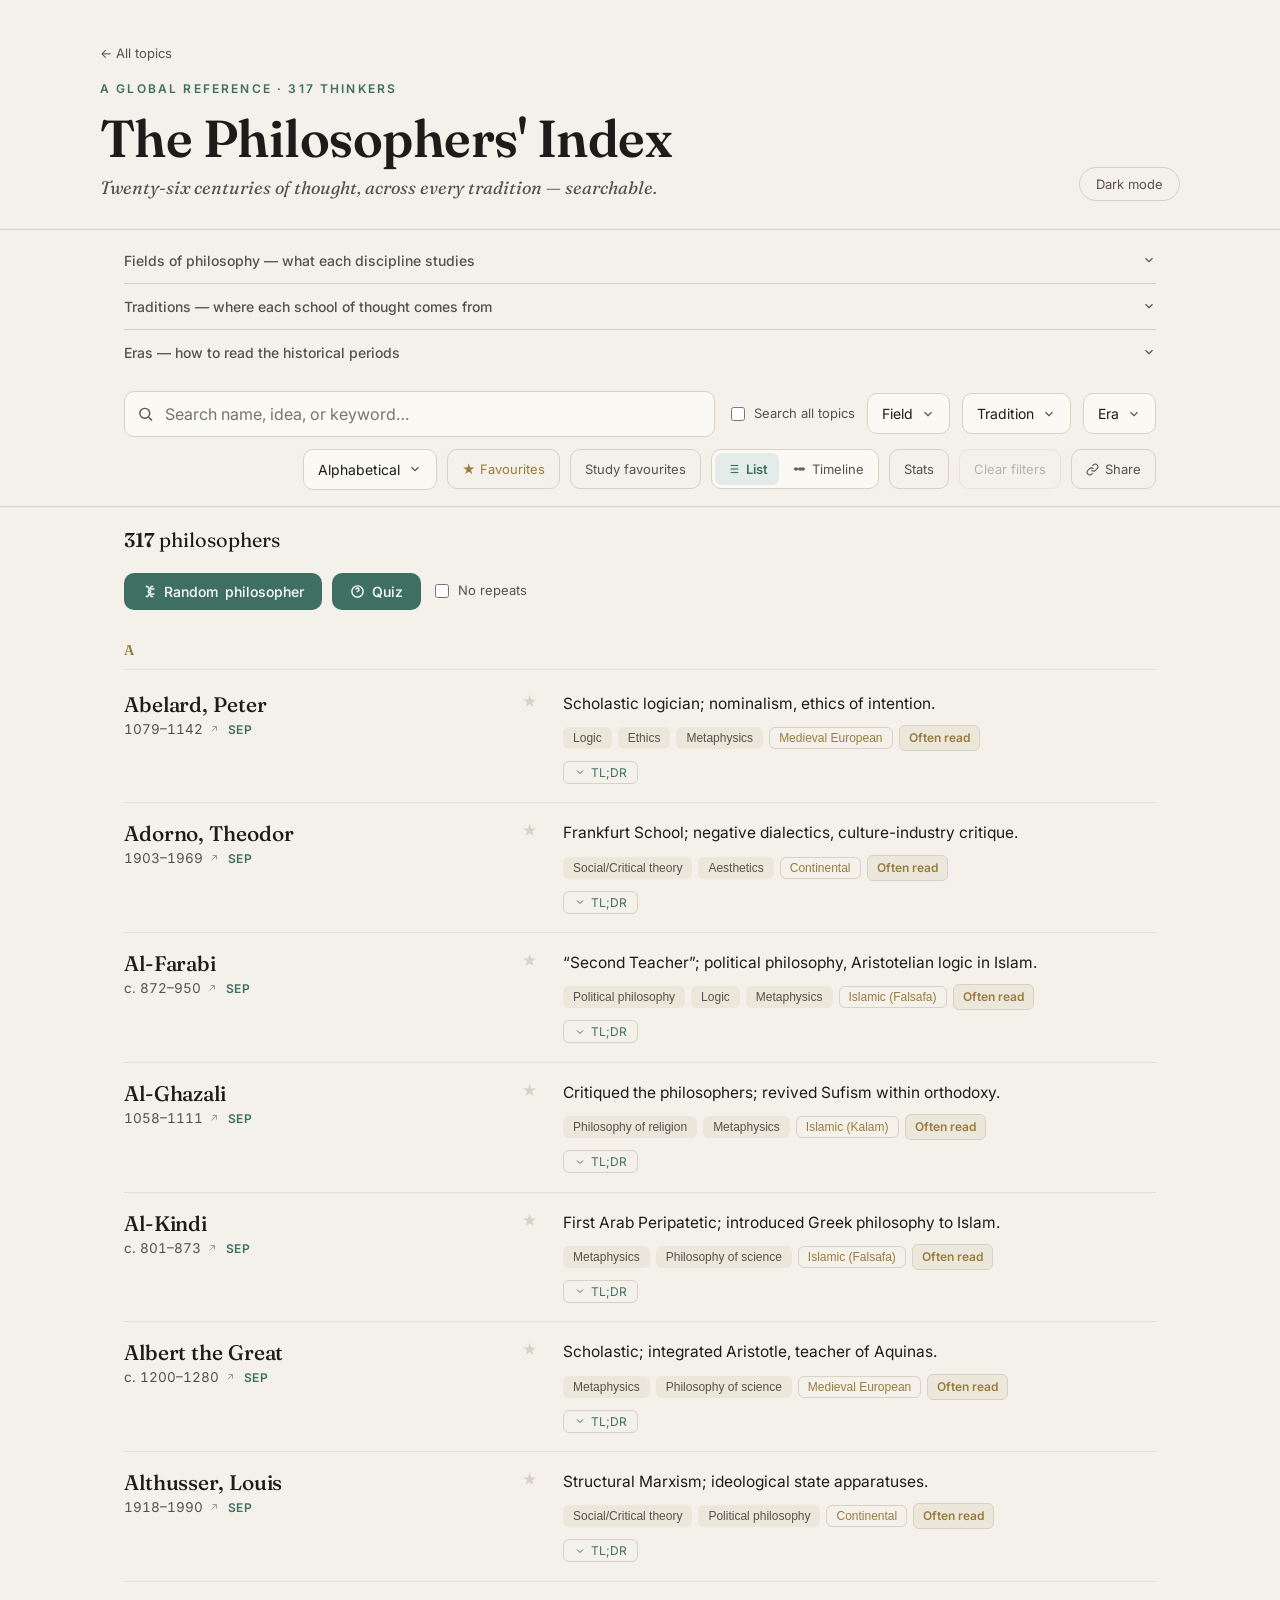
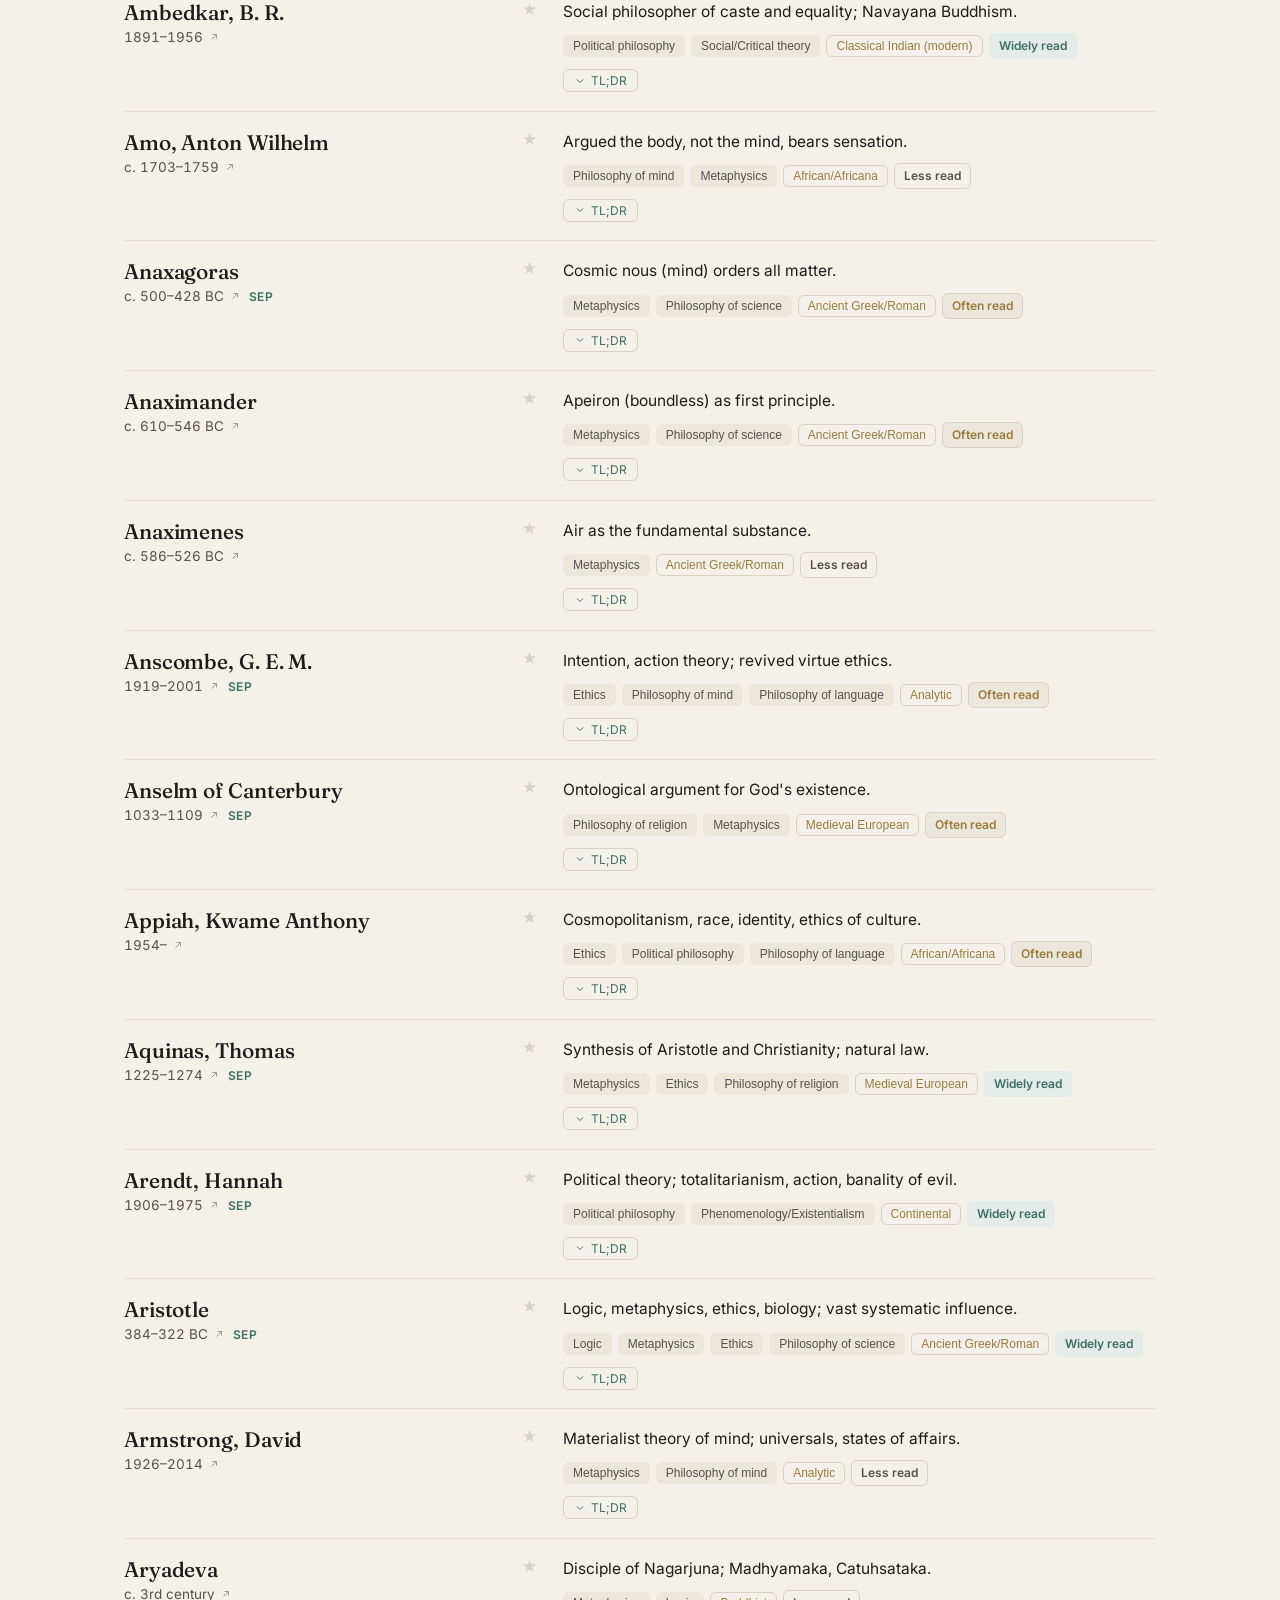
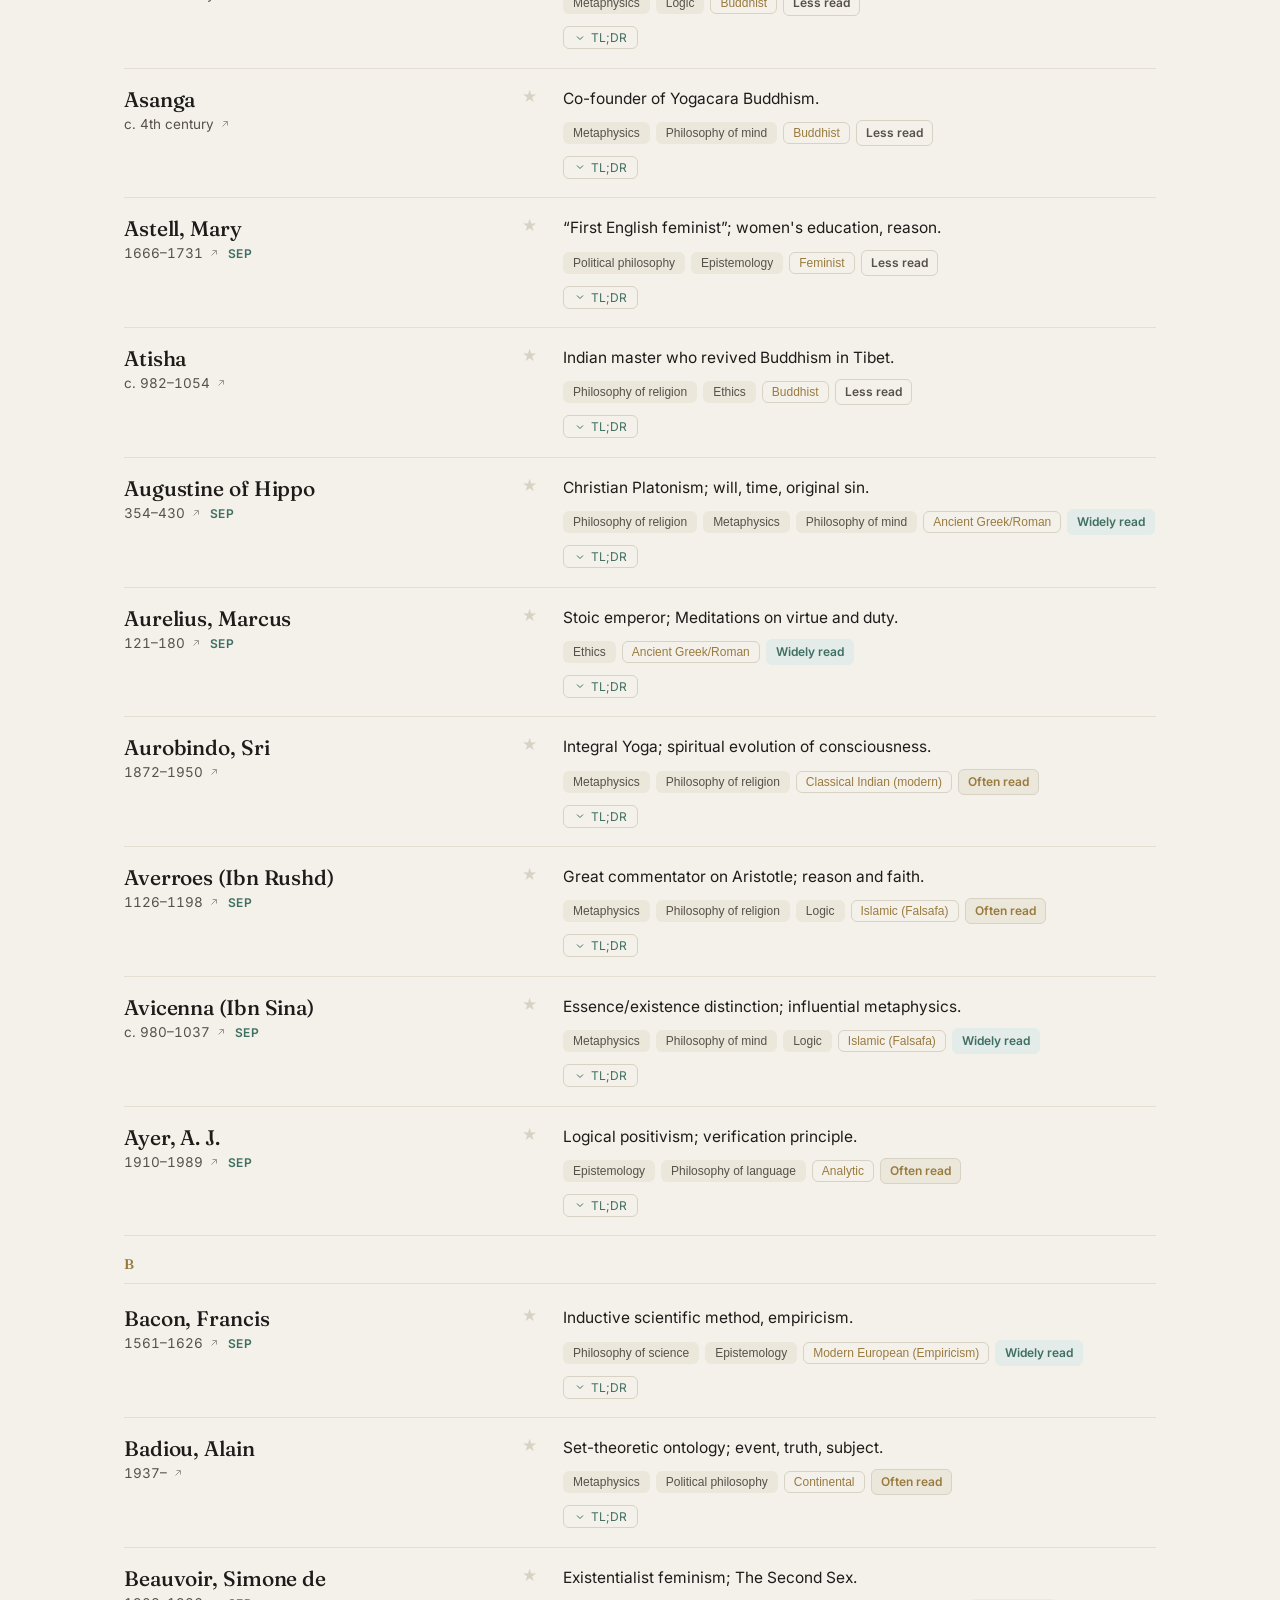
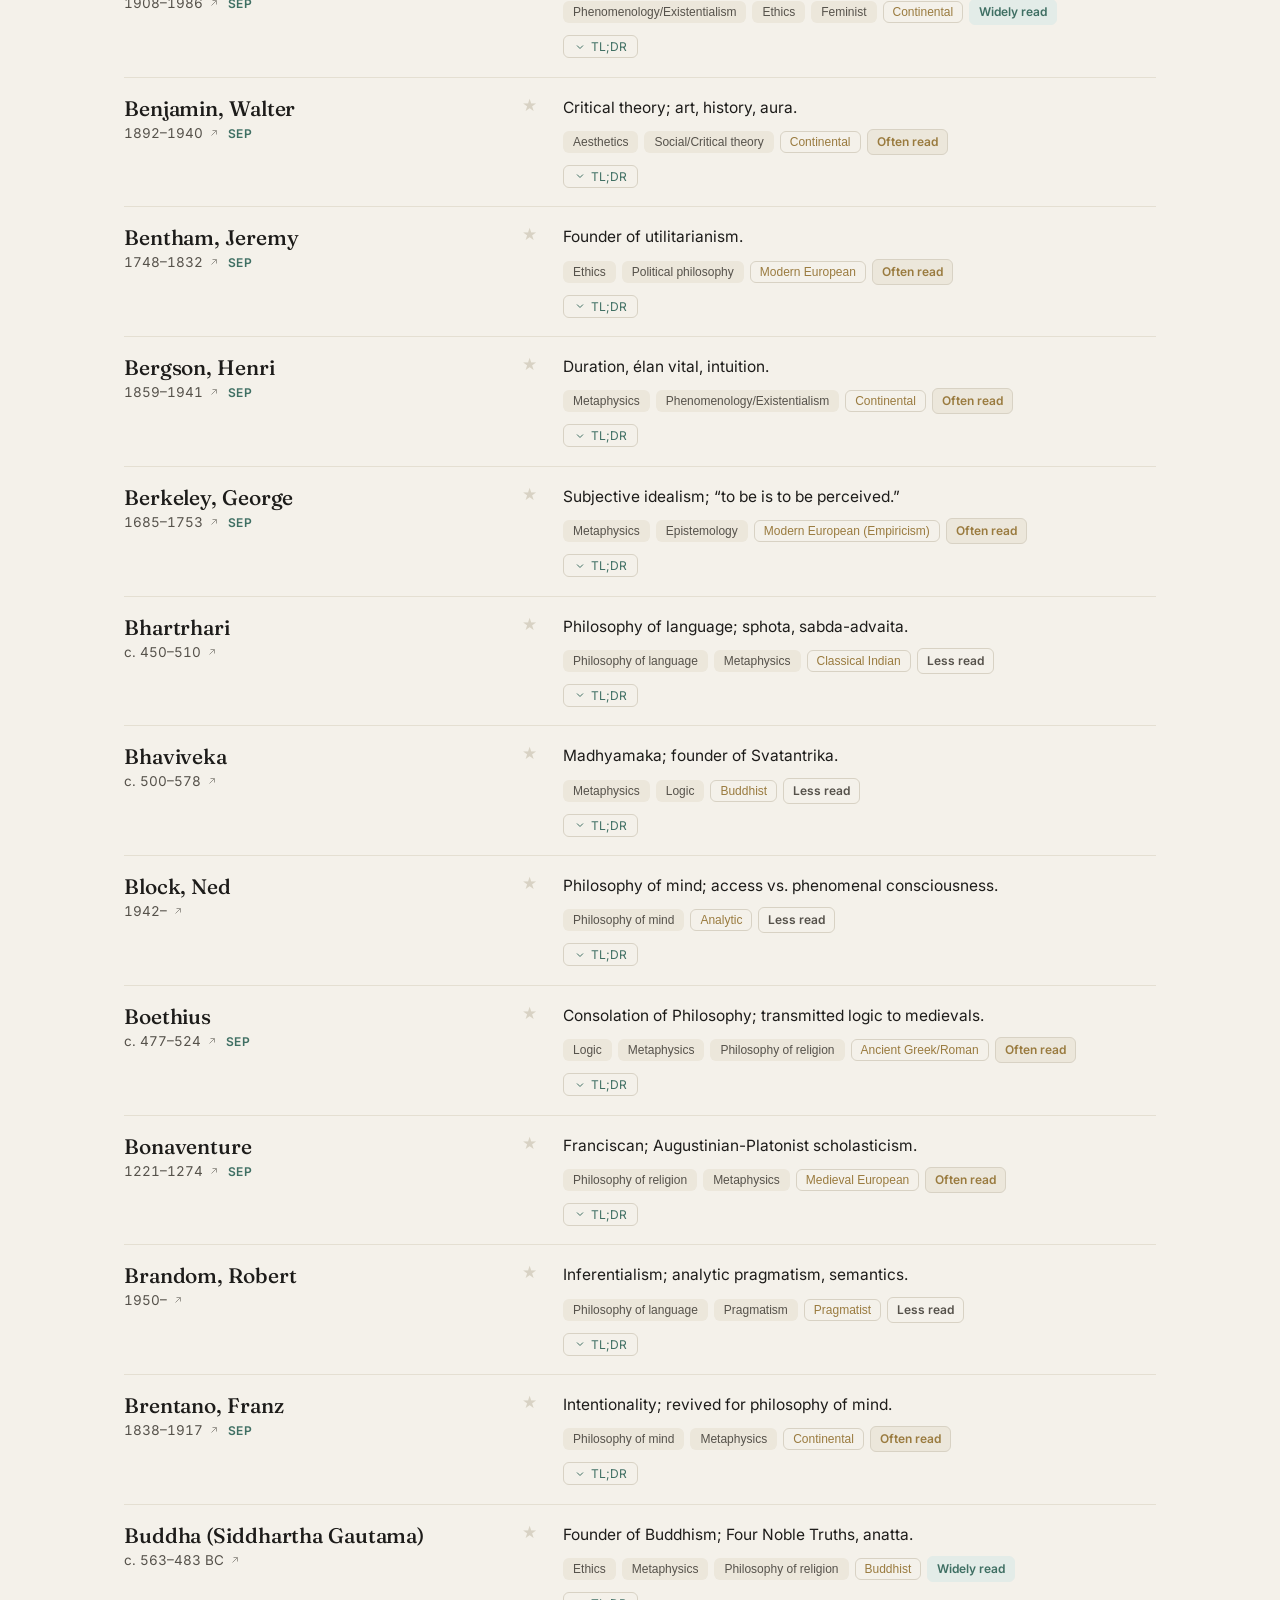
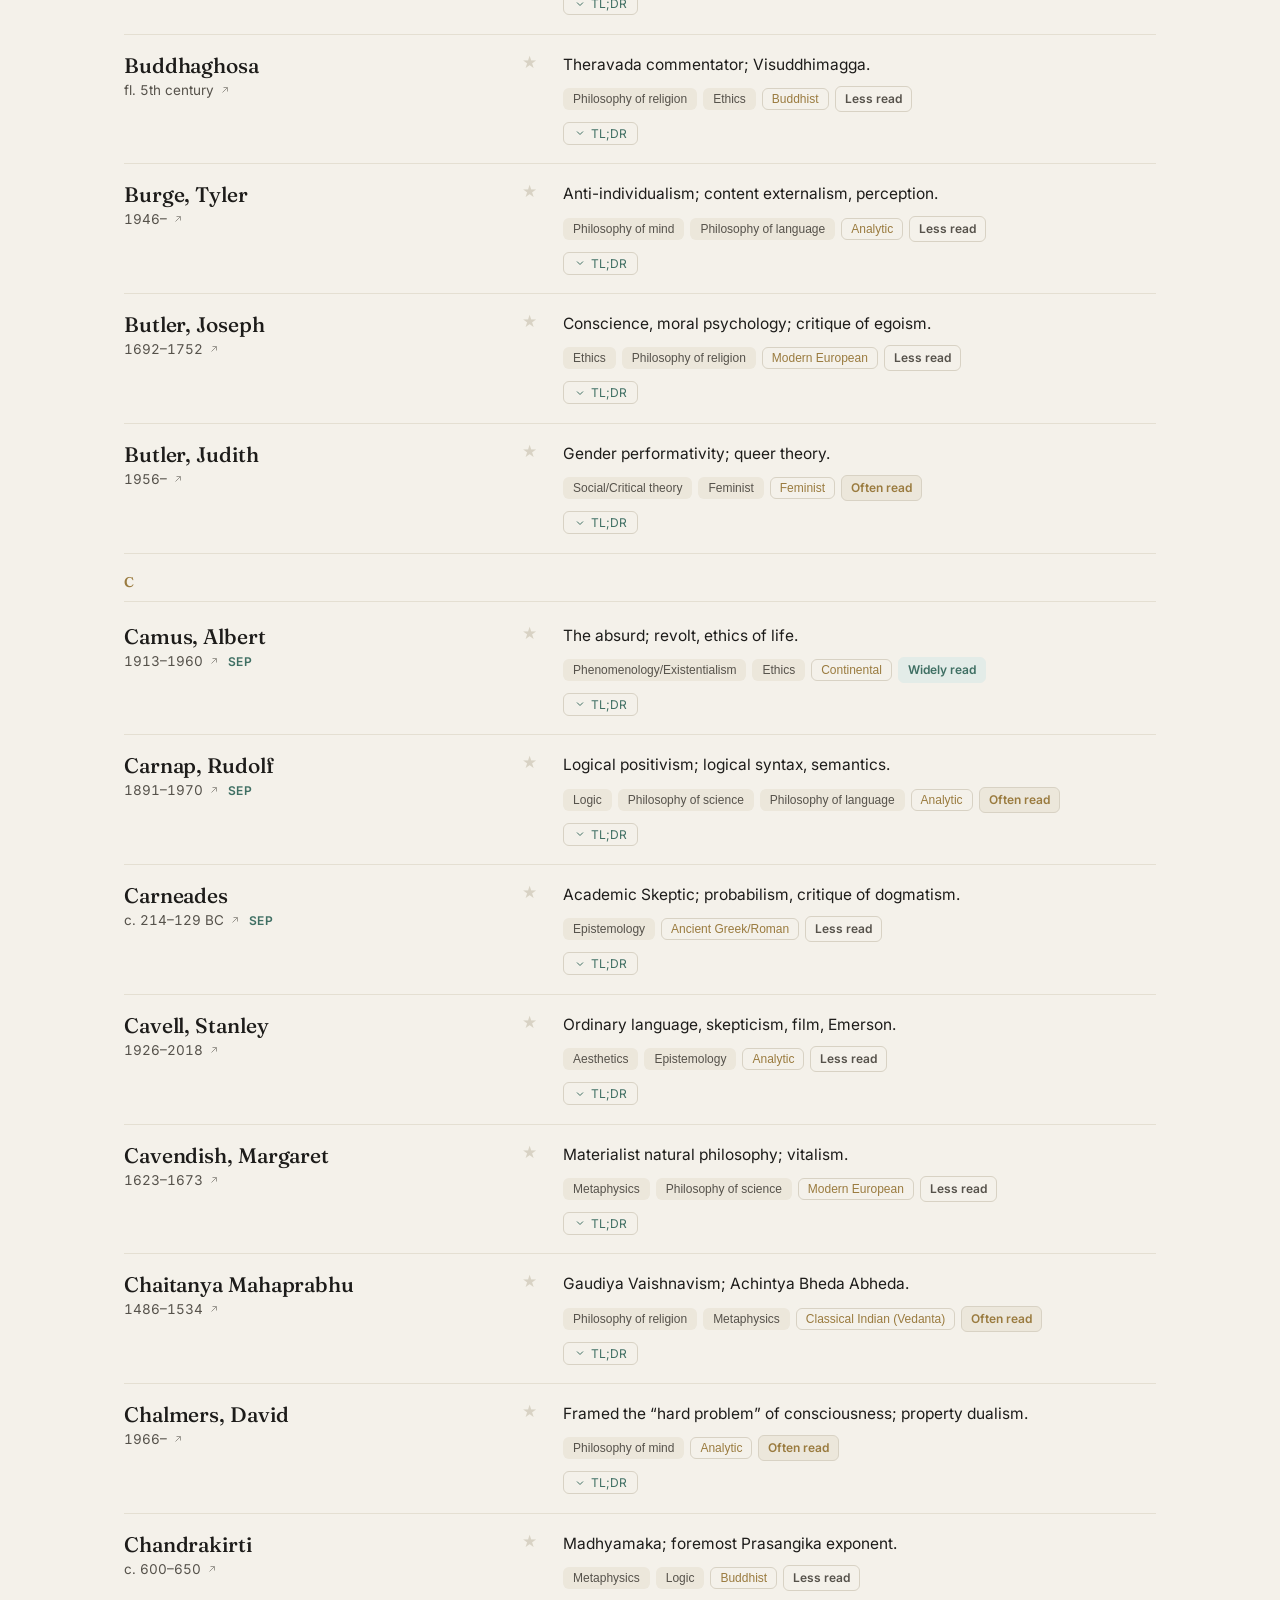
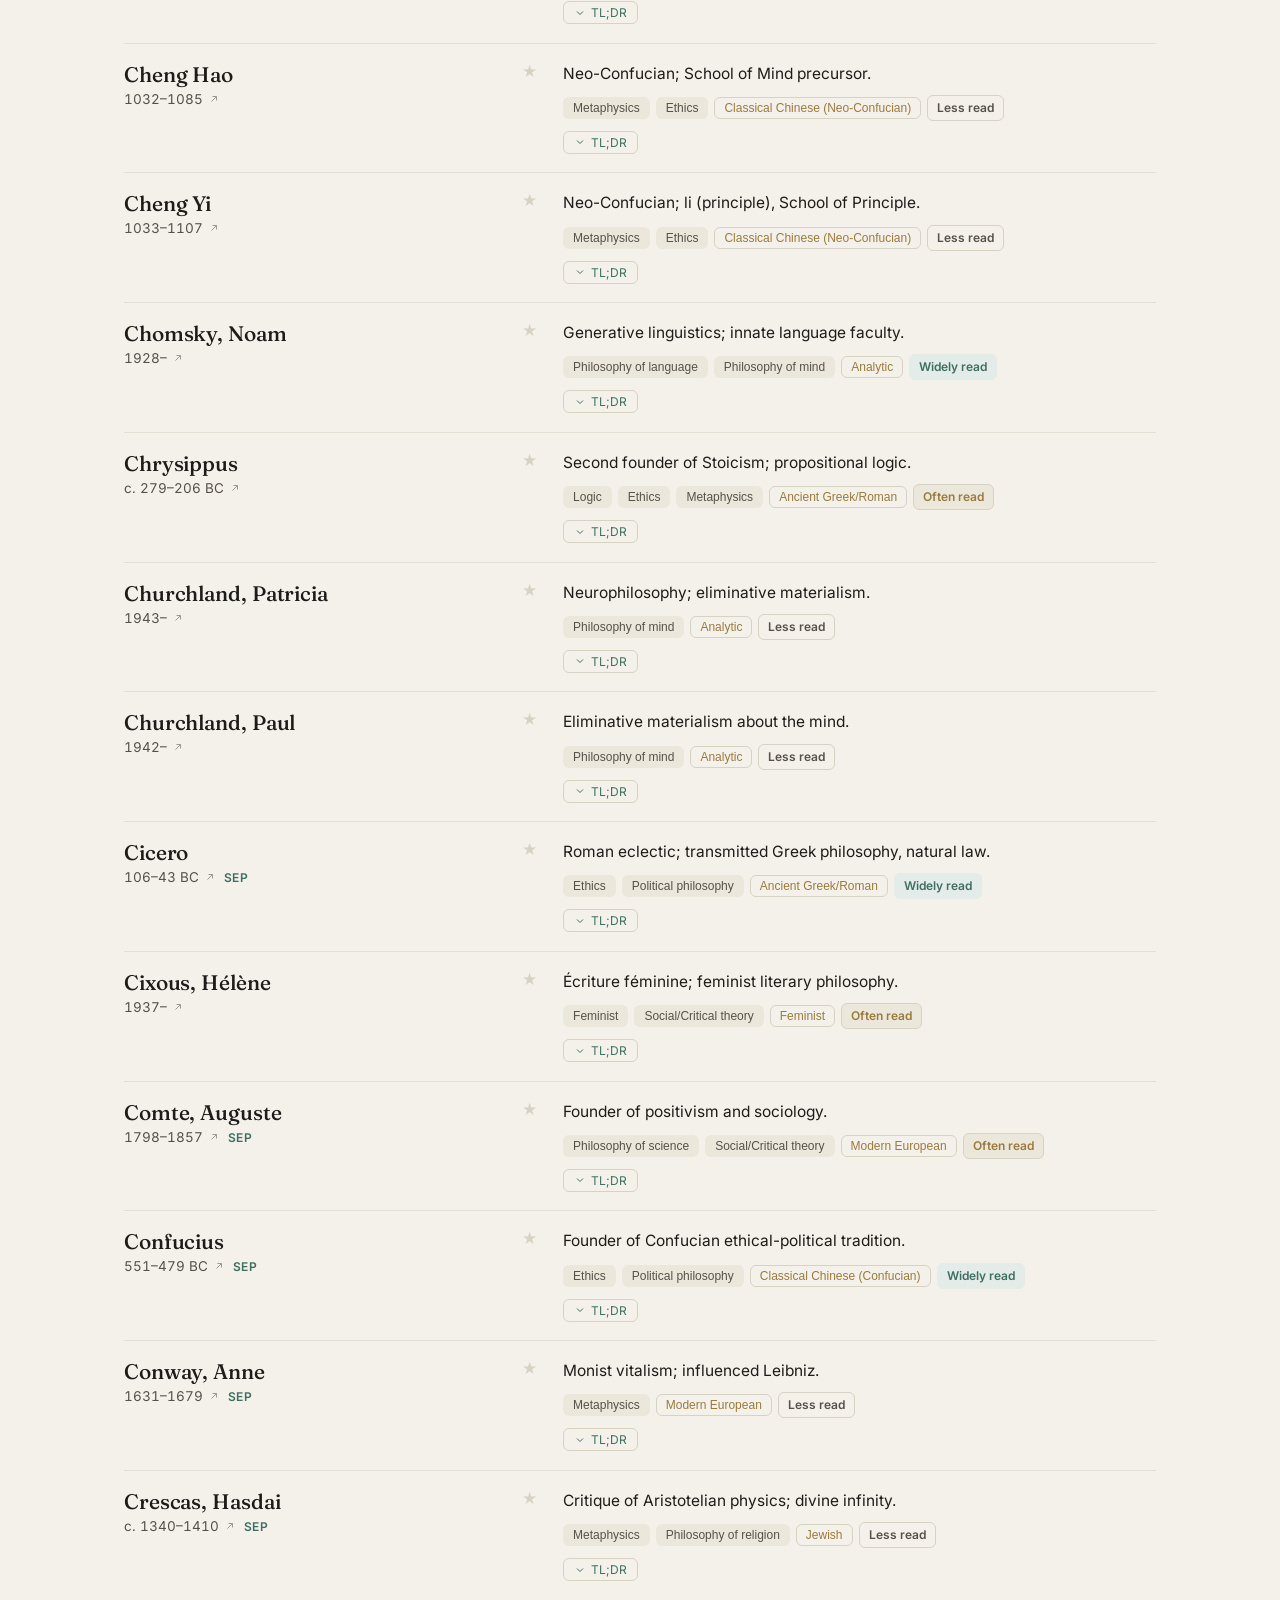
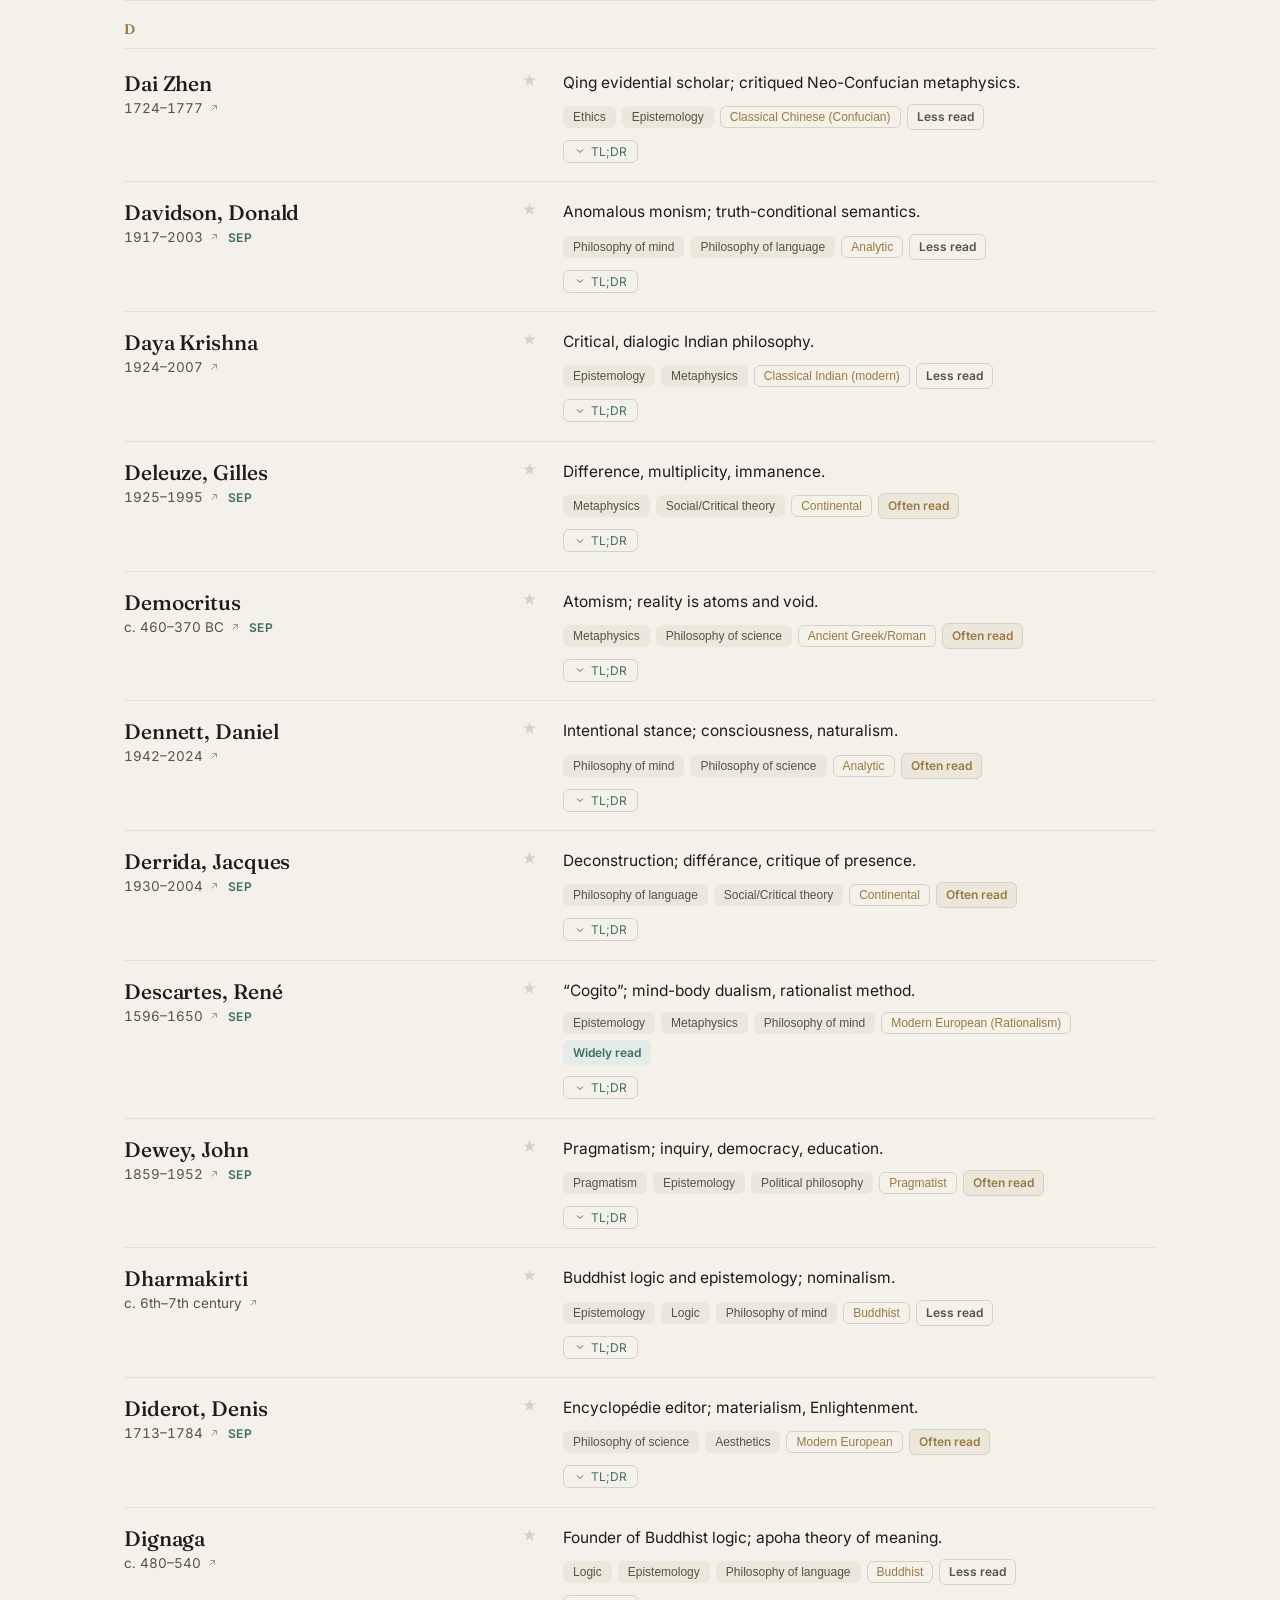
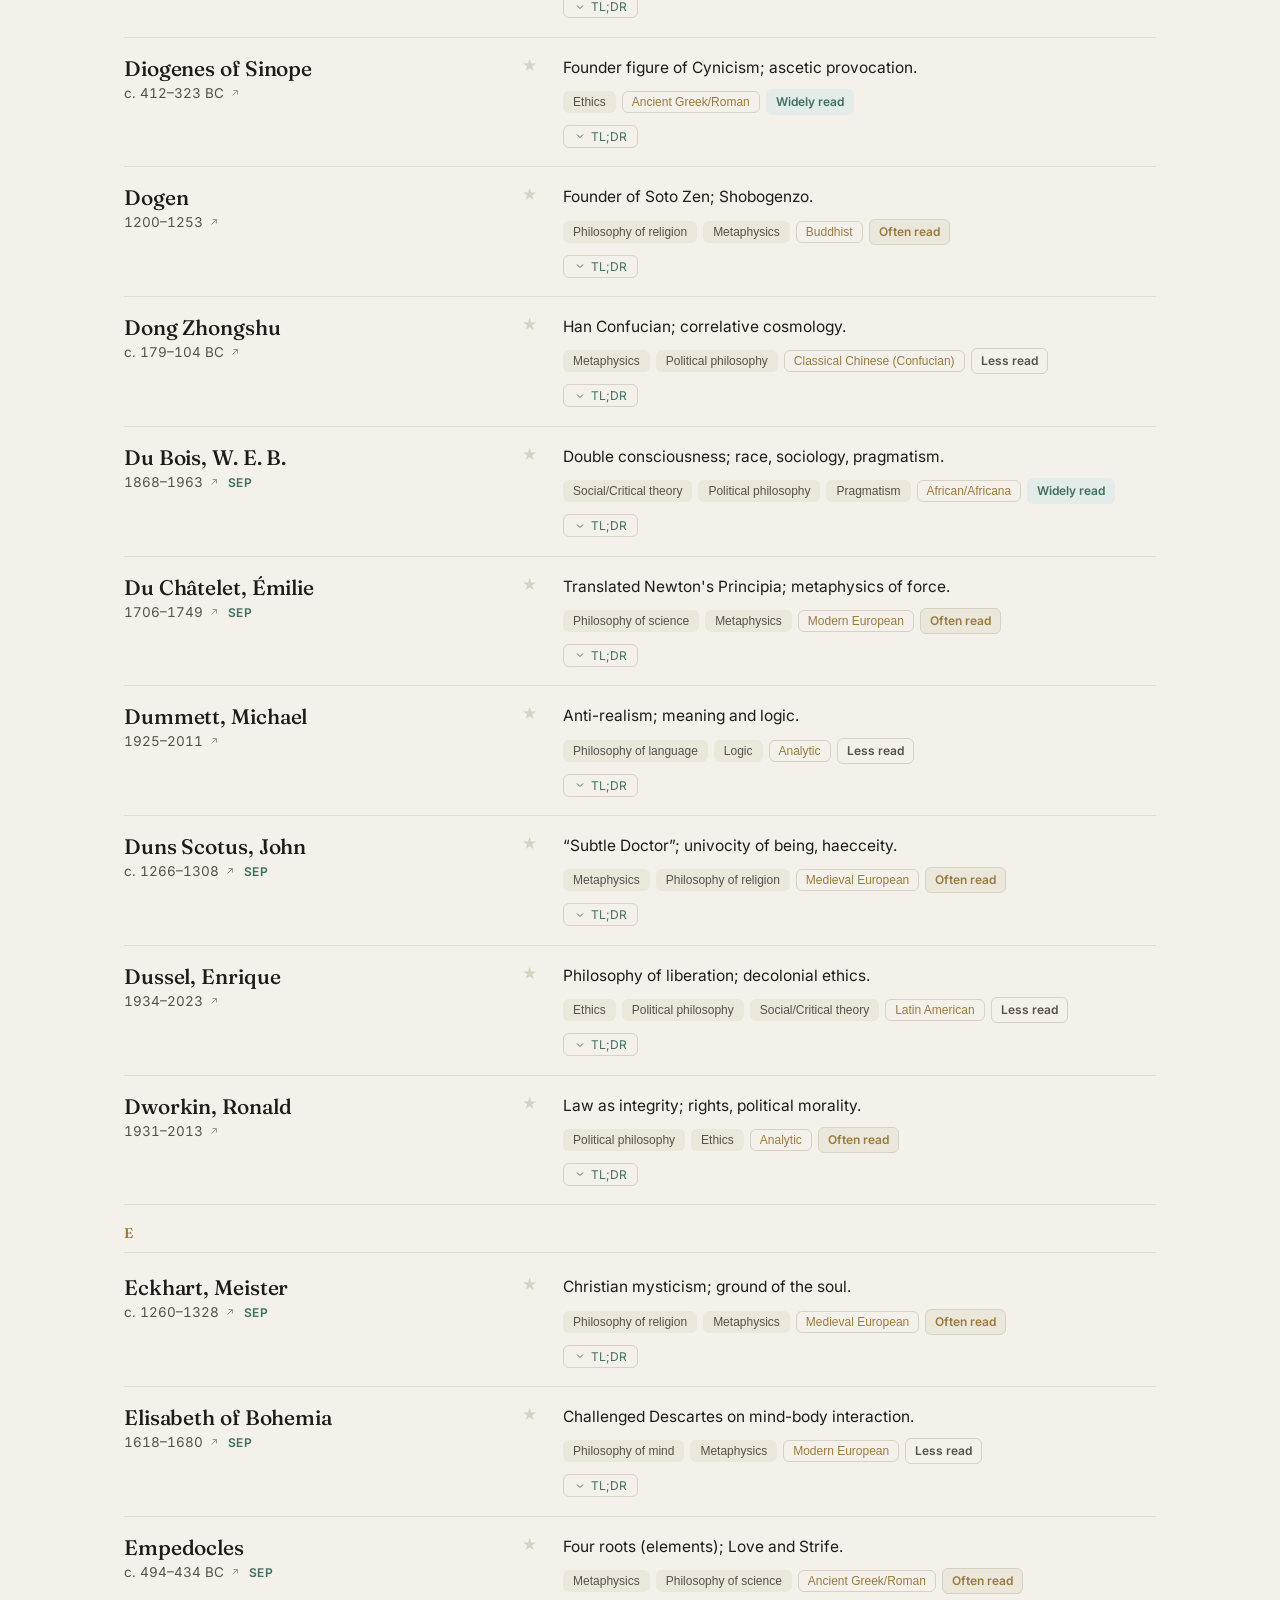
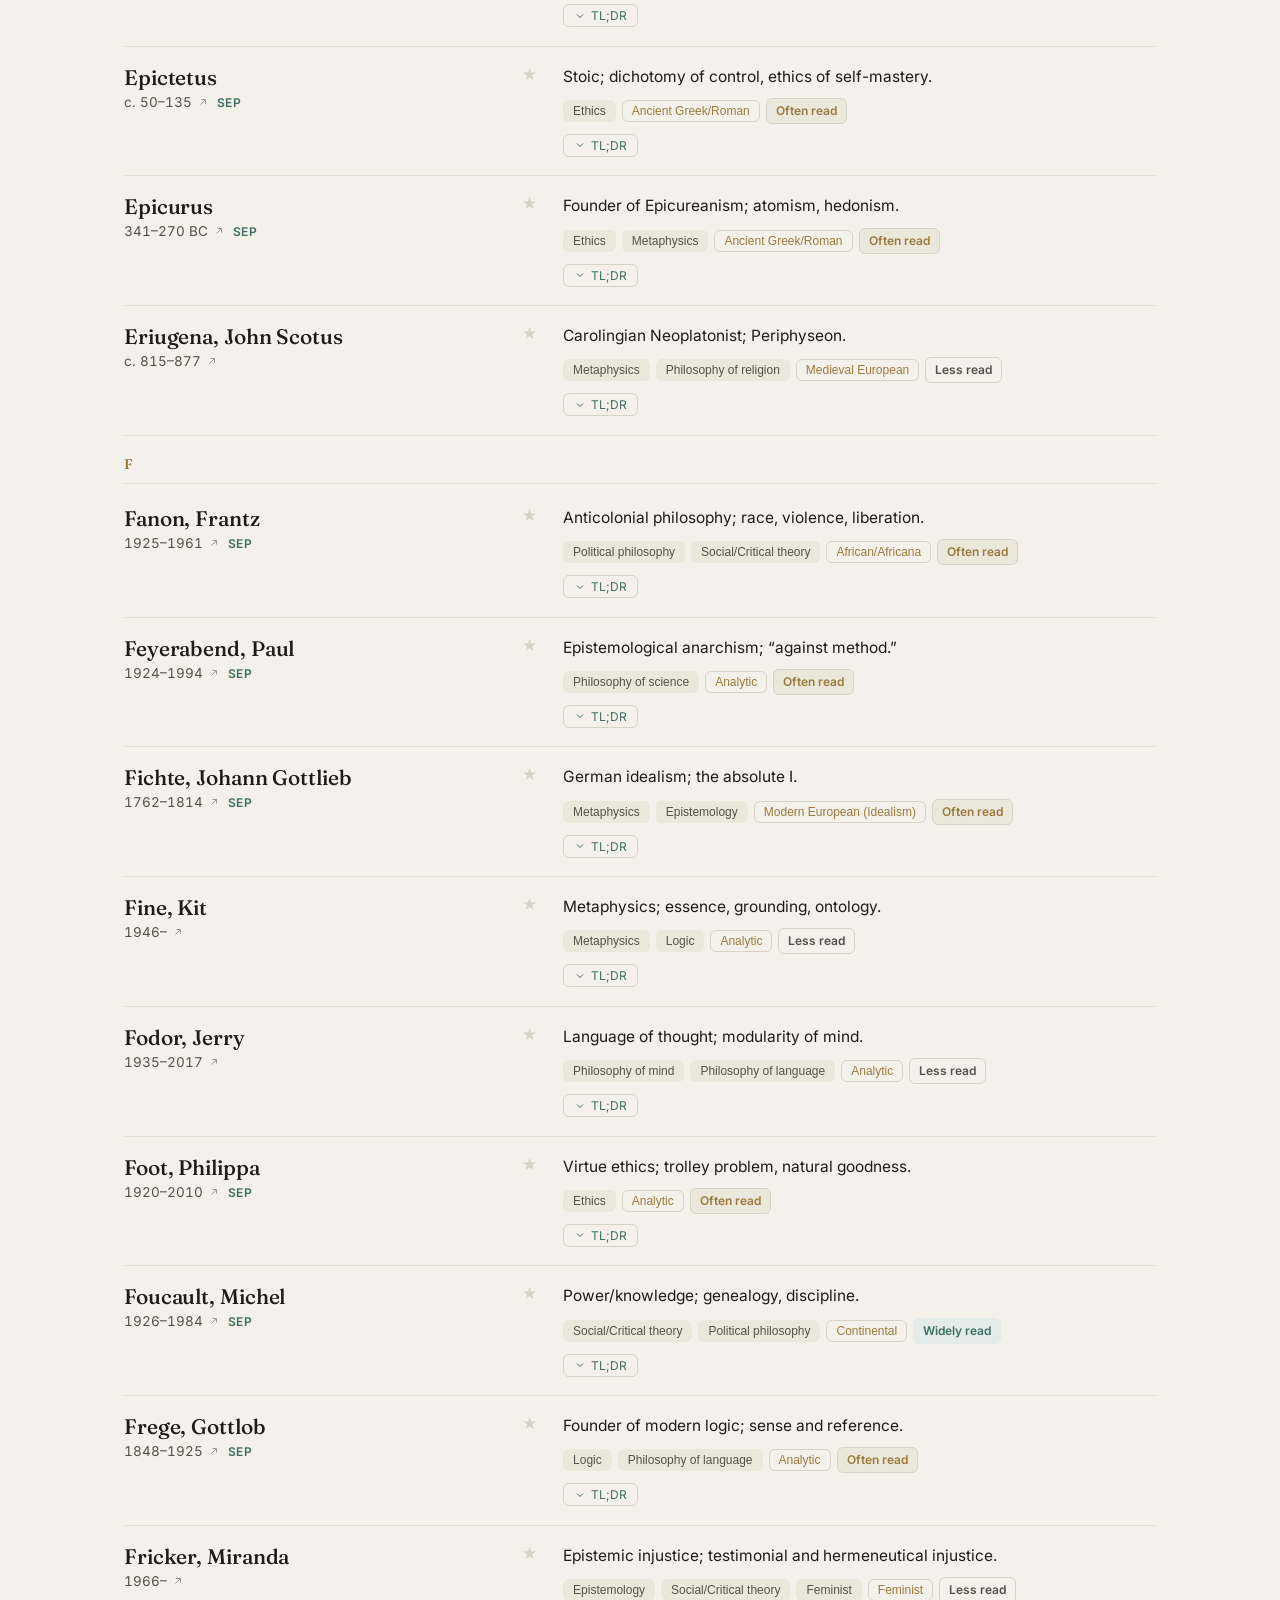
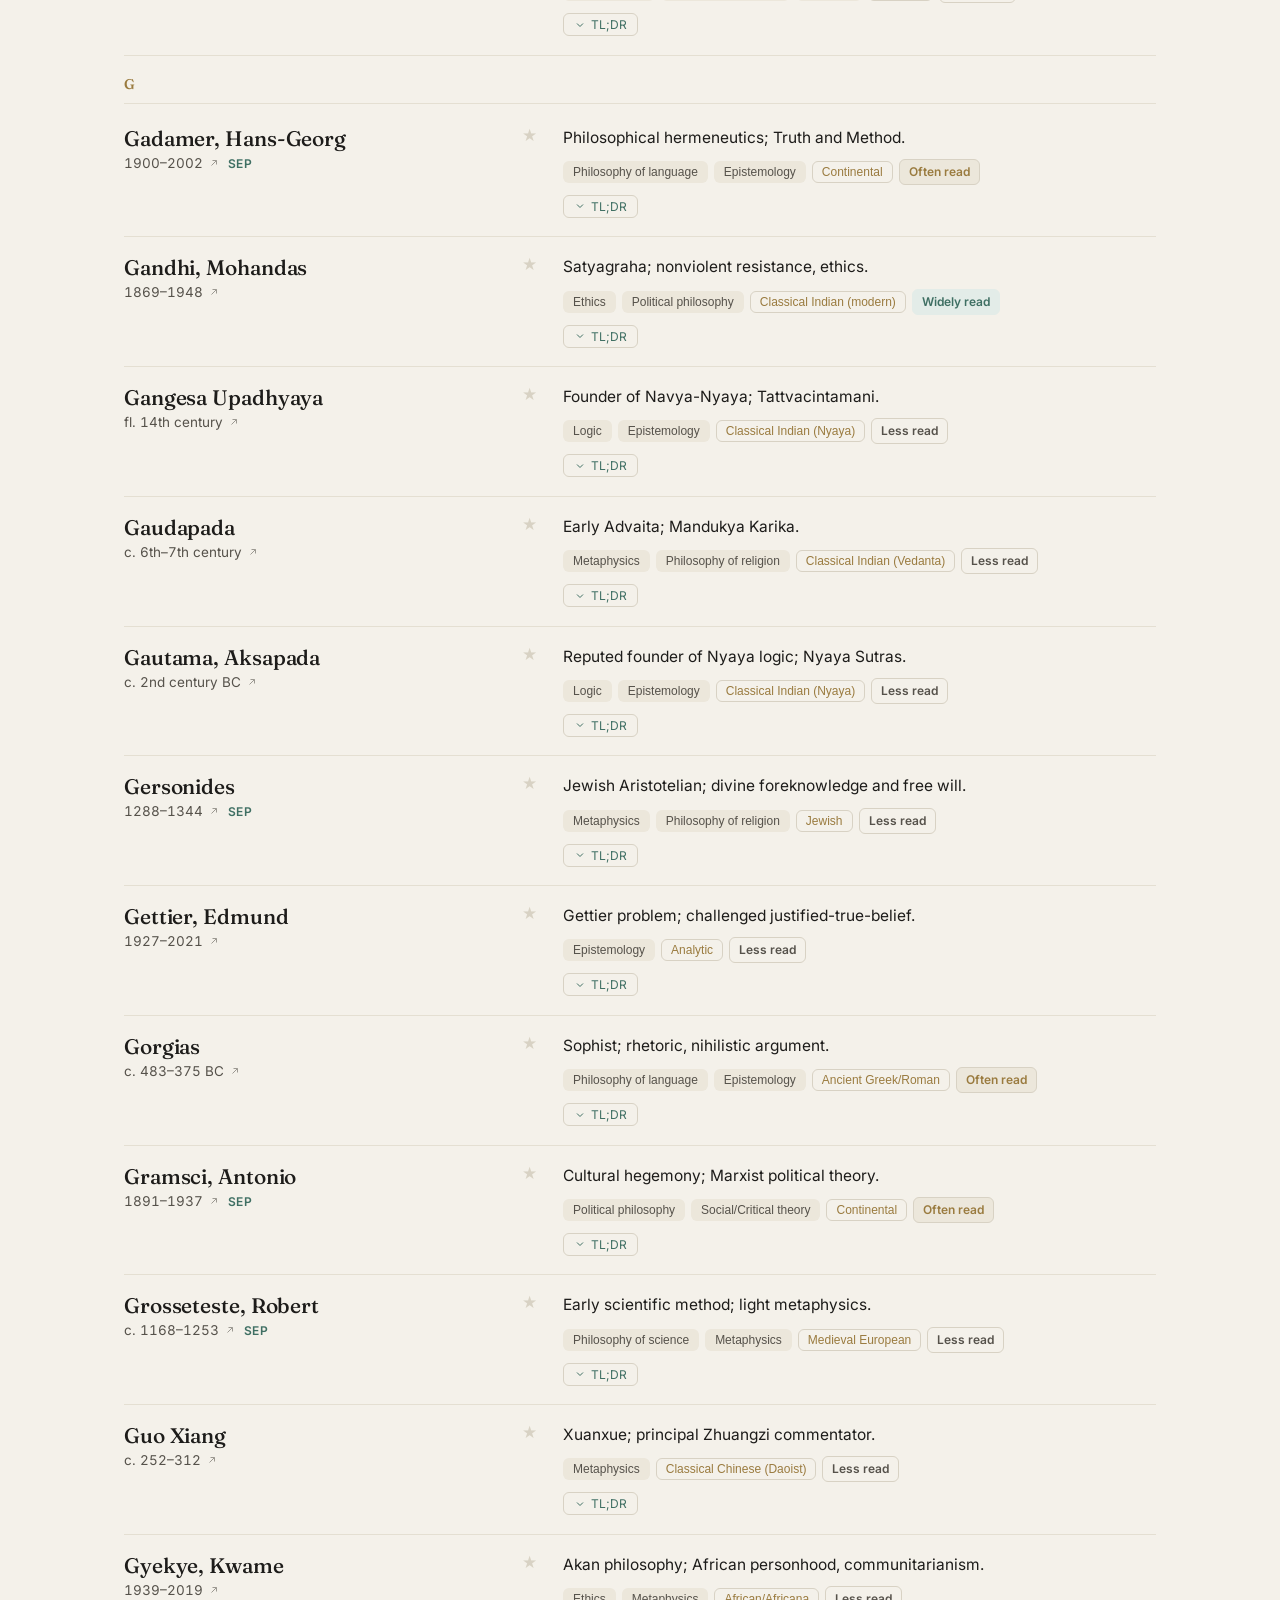
<file: viewer.html>
<!DOCTYPE html>
<html lang="en">
<head>
<meta charset="utf-8">
<meta name="viewport" content="width=device-width, initial-scale=1">
<title>The Philosophers' Index</title>
<link rel="preconnect" href="https://fonts.googleapis.com">
<link rel="preconnect" href="https://fonts.gstatic.com" crossorigin>
<link href="https://fonts.googleapis.com/css2?family=Fraunces:opsz,wght@9..144,400;9..144,500;9..144,600&family=Inter:wght@400;500;600&display=swap" rel="stylesheet">
<link rel="stylesheet" href="assets/viewer.css">
<script>
(function(){
  var t = localStorage.getItem("phil_theme");
  if(!t) t = matchMedia("(prefers-color-scheme: dark)").matches ? "dark" : "light";
  if(t==="dark") document.documentElement.setAttribute("data-theme","dark");
})();
</script>
</head>
<body>
<header>
  <div class="wrap masthead">
    <div class="title-block">
      <a class="all-topics" href="index.html">&larr; All topics</a>
      <div class="kicker"></div>
      <h1></h1>
      <div class="sub"></div>
    </div>
    <button class="theme-btn" id="themeBtn" aria-label="Toggle dark mode">Dark mode</button>
  </div>
</header>

<div class="wrap" style="padding-top:8px" id="glossBars"></div>

<div class="controls">
  <div class="wrap">
    <div class="search">
      <svg viewBox="0 0 24 24"><circle cx="11" cy="11" r="7"/><line x1="21" y1="21" x2="16.5" y2="16.5"/></svg>
      <input id="q" type="search" placeholder="Search name, idea, or keyword&hellip;" autocomplete="off">
    </div>
    <label class="all-topics-toggle"><input type="checkbox" id="allTopicsToggle"> Search all topics</label>
    <span id="filterBar" style="display:contents"></span>
    <div class="controls-right">
      <div class="dd" id="ddSort">
        <button class="dd-btn" aria-haspopup="true"><span id="sortLabel">Alphabetical</span>
          <svg class="chev" viewBox="0 0 24 24"><polyline points="6 9 12 15 18 9"/></svg></button>
        <div class="panel" role="group"></div>
      </div>
      <button class="fav-filter-btn" id="favFilterBtn">★ Favourites</button>
      <button class="study-cards-btn" id="studyCardsBtn">Study favourites</button>
      <div class="view-toggle" role="group" aria-label="View">
        <button class="view-btn active" data-view="list" aria-pressed="true">
          <svg viewBox="0 0 24 24"><line x1="8" y1="6" x2="21" y2="6"/><line x1="8" y1="12" x2="21" y2="12"/><line x1="8" y1="18" x2="21" y2="18"/><line x1="3" y1="6" x2="3.01" y2="6"/><line x1="3" y1="12" x2="3.01" y2="12"/><line x1="3" y1="18" x2="3.01" y2="18"/></svg>List</button>
        <button class="view-btn" data-view="timeline" aria-pressed="false">
          <svg viewBox="0 0 24 24"><line x1="3" y1="12" x2="21" y2="12"/><circle cx="7" cy="12" r="2"/><circle cx="14" cy="12" r="2"/><circle cx="19" cy="12" r="2"/></svg>Timeline</button>
      </div>
      <button class="stats-btn" id="statsBtn">Stats</button>
      <button class="clear-filters-btn" id="clearFiltersBtn" disabled>Clear filters</button>
      <button class="copy-link-btn" id="copyLinkBtn" title="Copy shareable link">
        <svg viewBox="0 0 24 24" fill="none" stroke="currentColor" stroke-width="2"><path d="M10 13a5 5 0 0 0 7.54.54l3-3a5 5 0 0 0-7.07-7.07l-1.72 1.71"/><path d="M14 11a5 5 0 0 0-7.54-.54l-3 3a5 5 0 0 0 7.07 7.07l1.71-1.71"/></svg><span>Share</span></button>
    </div>
  </div>
</div>

<div class="wrap">
  <div class="cross-topic-note" id="crossTopicNote" hidden>Filters and view are unavailable while searching all topics.</div>
</div>

<div class="wrap">
  <div class="meta-row">
    <div class="count"><b id="cnt">0</b> <span id="itemNoun"></span></div>
    <div class="active-tags" id="activeTags"></div>
  </div>
</div>

<div class="wrap">
  <div class="random-bar">
    <button class="rand-btn" id="randBtn">
      <svg viewBox="0 0 24 24"><path d="M18 4h-3l-5 8 5 8h3"/><path d="M6 4h3l5 8-5 8H6"/><line x1="14" y1="8" x2="20" y2="8"/><line x1="14" y1="16" x2="20" y2="16"/></svg>
      Random <span id="randNoun"></span>
    </button>
    <button class="rand-btn" id="quizBtn">
      <svg viewBox="0 0 24 24"><circle cx="12" cy="12" r="9"/><path d="M9.5 9a2.5 2.5 0 1 1 3.4 2.3c-.9.4-1.4 1-1.4 2"/><line x1="12" y1="16.5" x2="12.01" y2="16.5"/></svg>
      Quiz
    </button>
    <label class="rand-norepeats"><input type="checkbox" id="randNoRepeats"> No repeats</label>
    <button class="rand-clear" id="randClear">Clear history (<span id="randSeenCount">0</span> seen)</button>
    <span class="rand-exhausted" id="randExhausted" hidden>All matching <span id="randExhaustedNoun"></span> seen — clear history to reset.</span>
  </div>
</div>

<main class="wrap"><div class="results" id="results"></div><div class="detail" id="detail"></div><div class="lineage" id="lineage"></div><div class="quiz" id="quiz"></div><div class="cards" id="cards"></div><div class="stats" id="stats"></div></main>
<div class="timeline-tip" id="timelineTip" aria-hidden="true"></div>

<footer><div class="wrap" style="padding:0">
  <span id="footerNote"></span>
  <span style="display:block;margin-top:14px"><a href="https://github.com/andreasnonslid/phil" target="_blank" rel="noopener">Source on GitHub &rarr;</a></span>
</div></footer>

<script src="assets/viewer.js"></script>
</body>
</html>
</file>
<file: assets/viewer.css>
:root{
  --paper:#f4f1ea; --paper-2:#ece7db; --ink:#1d1c1a; --ink-soft:#56524b;
  --line:#d8d2c4; --line-soft:#e4dfd2; --accent:#3f6f63; --accent-soft:#e3ece8;
  --gold:#9a7b3f; --card:#fbf9f3; --shadow:rgba(40,36,28,.07);
}
:root[data-theme="dark"]{
  --paper:#16181a; --paper-2:#1d2023; --ink:#ece9e2; --ink-soft:#a39f96;
  --line:#2f3338; --line-soft:#262a2e; --accent:#7fb3a4; --accent-soft:#1f2a27;
  --gold:#c4a35a; --card:#1b1e21; --shadow:rgba(0,0,0,.3);
}
*{box-sizing:border-box}
html{scroll-behavior:smooth}
body{margin:0;background:var(--paper);color:var(--ink);
  font-family:'Inter',system-ui,sans-serif;line-height:1.5;-webkit-font-smoothing:antialiased;}
a{color:inherit}
.wrap{max-width:1080px;margin:0 auto;padding:0 24px}

header{border-bottom:1px solid var(--line);background:var(--paper);}
.masthead{display:flex;align-items:flex-end;justify-content:space-between;gap:24px;padding:40px 0 28px;flex-wrap:wrap}
.title-block h1{font-family:'Fraunces',serif;font-weight:600;font-size:clamp(34px,5vw,52px);
  line-height:1.0;margin:0;letter-spacing:-.01em}
.title-block .sub{font-family:'Fraunces',serif;font-style:italic;color:var(--ink-soft);
  font-size:18px;margin-top:10px;font-weight:400}
.kicker{font-size:12px;letter-spacing:.18em;text-transform:uppercase;color:var(--accent);
  font-weight:600;margin-bottom:14px}
.all-topics{display:inline-block;font-size:13px;color:var(--ink-soft);text-decoration:none;
  margin-bottom:16px}
.all-topics:hover{color:var(--accent)}
.theme-btn{font-family:inherit;font-size:13px;color:var(--ink-soft);background:transparent;
  border:1px solid var(--line);border-radius:999px;padding:8px 16px;cursor:pointer;white-space:nowrap}
.theme-btn:hover{border-color:var(--accent);color:var(--accent)}

.controls{position:sticky;top:0;z-index:30;background:var(--paper);
  border-bottom:1px solid var(--line);padding:16px 0}
.controls .wrap{display:flex;gap:12px;align-items:center;flex-wrap:wrap}
.search{flex:1 1 240px;min-width:200px;position:relative}
.search input{width:100%;font-family:inherit;font-size:16px;color:var(--ink);
  background:var(--card);border:1px solid var(--line);border-radius:10px;
  padding:12px 14px 12px 40px;outline:none}
.search input:focus{border-color:var(--accent);box-shadow:0 0 0 3px var(--accent-soft)}
.search svg{position:absolute;left:13px;top:50%;transform:translateY(-50%);
  width:17px;height:17px;stroke:var(--ink-soft);fill:none;stroke-width:2}
.all-topics-toggle{display:inline-flex;align-items:center;gap:6px;font-size:13px;
  color:var(--ink-soft);cursor:pointer;user-select:none;white-space:nowrap}
.all-topics-toggle input{accent-color:var(--accent);width:14px;height:14px;cursor:pointer}

.dd{position:relative}
.dd.open{z-index:50}
.dd-btn{font-family:inherit;font-size:14px;color:var(--ink);background:var(--card);
  border:1px solid var(--line);border-radius:10px;padding:11px 14px;cursor:pointer;
  display:flex;align-items:center;gap:8px;white-space:nowrap}
.dd-btn:hover{border-color:var(--accent)}
.dd-btn:disabled{opacity:.38;cursor:default;pointer-events:none}
.dd-btn .chev{width:14px;height:14px;stroke:var(--ink-soft);fill:none;stroke-width:2;transition:transform .15s}
.dd.open .chev{transform:rotate(180deg)}
.dd-btn .badge{background:var(--accent);color:#fff;font-size:11px;font-weight:600;
  border-radius:999px;min-width:18px;height:18px;display:inline-flex;align-items:center;
  justify-content:center;padding:0 5px}
.dd-btn .badge[hidden]{display:none}
.panel{position:absolute;top:calc(100% + 6px);left:0;min-width:230px;max-height:340px;
  overflow:auto;background:var(--card);border:1px solid var(--line);border-radius:12px;
  box-shadow:0 12px 32px var(--shadow);padding:6px;display:none}
.dd.open .panel{display:block}
.panel.align-right{left:auto;right:0}
.opt{display:flex;align-items:center;gap:10px;padding:9px 10px;border-radius:8px;cursor:pointer;font-size:14px;color:var(--ink)}
.opt:hover{background:var(--paper-2)}
button.opt{width:100%;font-family:inherit;color:inherit;background:none;border:0;text-align:left}
.opt input{accent-color:var(--accent);width:15px;height:15px}
.opt.radio{justify-content:space-between}
.opt .tick{width:15px;height:15px;stroke:var(--accent);fill:none;stroke-width:2.5;opacity:0}
.opt.sel .tick{opacity:1}
.panel .panel-head{font-size:11px;letter-spacing:.12em;text-transform:uppercase;
  color:var(--ink-soft);padding:8px 10px 4px}
.clear-btn{font-family:inherit;font-size:13px;color:var(--accent);background:transparent;
  border:none;cursor:pointer;padding:4px 6px}

.cross-topic-note{font-size:12.5px;color:var(--ink-soft);font-style:italic;padding-top:10px}
.cross-search-loading{padding:60px 20px;text-align:center;color:var(--ink-soft);font-size:14px}
.meta-row{padding:18px 0 6px;display:flex;align-items:baseline;justify-content:space-between;gap:16px;flex-wrap:wrap}
.count{font-family:'Fraunces',serif;font-size:20px}
.count b{font-weight:600}
.active-tags{display:flex;gap:7px;flex-wrap:wrap}
.chip{font-size:12.5px;color:var(--accent);background:var(--accent-soft);
  border:1px solid transparent;border-radius:999px;padding:4px 10px 4px 12px;
  display:inline-flex;align-items:center;gap:6px;cursor:pointer}
.chip span{font-weight:600;font-size:14px;line-height:1}
.chip-inf{border-color:var(--accent)}

.results{padding:8px 0 80px}
.era-head{font-family:'Fraunces',serif;font-size:14px;letter-spacing:.04em;color:var(--gold);
  text-transform:uppercase;font-weight:600;padding:26px 0 10px;border-bottom:1px solid var(--line-soft);
  margin-bottom:4px;display:flex;justify-content:space-between;align-items:baseline}
.era-head .n{font-family:'Inter';font-size:12px;color:var(--ink-soft);letter-spacing:.1em;font-weight:500}

.row{display:grid;grid-template-columns:minmax(0,2.1fr) minmax(0,3fr);gap:24px;
  padding:18px 0;border-bottom:1px solid var(--line-soft);align-items:start}

.row .ident{min-width:0}
.row .nm{font-family:'Fraunces',serif;font-size:21px;font-weight:500;line-height:1.15;letter-spacing:-.005em}
.row .nm a{text-decoration:none}
.row .nm a:hover{color:var(--accent);text-decoration:underline;text-underline-offset:3px}
.row .nm a:focus-visible{outline:2px solid var(--accent);outline-offset:2px;border-radius:2px}
.row .dt{font-size:13.5px;color:var(--ink-soft);margin-top:3px;font-variant-numeric:tabular-nums}
.row .dt .ext{display:inline-block;width:12px;height:12px;margin-left:5px;vertical-align:-1px;opacity:.55}
.row .dt .sep-link{margin-left:8px;color:var(--accent);text-decoration:none;font-size:12px;font-weight:600;letter-spacing:.04em}
.row .dt .sep-link:hover{text-decoration:underline;text-underline-offset:2px}
.row .body{min-width:0}
.row .desc{font-size:15.5px;color:var(--ink);margin:0 0 10px}
.tags{display:flex;gap:6px;flex-wrap:wrap;align-items:center}
.tag{font-size:12px;padding:3px 9px;border-radius:6px;cursor:pointer;border:1px solid transparent;white-space:nowrap}
.tag.field{background:var(--paper-2);color:var(--ink-soft)}
.tag.field:hover{border-color:var(--accent);color:var(--accent)}
.tag.trad{background:transparent;color:var(--gold);border-color:var(--line);font-weight:500}
.tag.trad:hover{border-color:var(--gold)}
.tag.popularity{background:var(--accent-soft);color:var(--accent);border-color:var(--accent-soft);font-weight:600;cursor:default}
.tag.popularity.pop-mid{background:var(--paper-2);color:var(--gold);border-color:var(--line)}
.tag.popularity.pop-low{background:transparent;color:var(--ink-soft);border-color:var(--line)}
.tag.topic-label{background:transparent;color:var(--ink-soft);border-color:var(--line);
  font-style:italic;cursor:default}

.empty{text-align:center;padding:80px 20px;color:var(--ink-soft)}
.empty h3{font-family:'Fraunces',serif;font-weight:500;font-size:24px;color:var(--ink);margin:0 0 8px}
.empty button{font-family:inherit;margin-top:14px;font-size:14px;color:var(--accent);
  background:transparent;border:1px solid var(--accent);border-radius:999px;padding:9px 20px;cursor:pointer}

footer{border-top:1px solid var(--line);padding:28px 0 60px;color:var(--ink-soft);font-size:13px}
footer a{color:var(--accent)}

@media (max-width:680px){
  .row{grid-template-columns:1fr;gap:8px;padding:16px 0}
  .masthead{padding:28px 0 20px}
}
mark{background:#fde68a;color:#3a2e00;padding:0 2px;border-radius:3px}
:root[data-theme="dark"] mark{background:#7a5c12;color:#fff4d6}
@media (prefers-reduced-motion:reduce){*{transition:none!important;scroll-behavior:auto!important}}
.tldr-btn{font-family:inherit;font-size:12px;color:var(--accent);background:transparent;
  border:1px solid var(--line);border-radius:6px;padding:3px 10px;cursor:pointer;margin-top:10px;
  display:inline-flex;align-items:center;gap:5px}
.tldr-btn:hover{border-color:var(--accent);background:var(--accent-soft)}
.tldr-btn svg{width:12px;height:12px;stroke:currentColor;fill:none;stroke-width:2;transition:transform .15s}
.tldr-btn[aria-expanded="true"] svg{transform:rotate(180deg)}
.tldr-body{display:none;margin-top:10px;padding:12px 14px;background:var(--paper-2);
  border-radius:8px;font-size:14px;line-height:1.7;color:var(--ink)}
.tldr-btn[aria-expanded="true"]+.tldr-body{display:block}


.random-bar{padding:12px 0 4px;display:flex;align-items:center;gap:10px;flex-wrap:wrap}
.rand-btn{font-family:inherit;font-size:14px;font-weight:500;color:#fff;
  background:var(--accent);border:none;border-radius:10px;padding:10px 18px;
  cursor:pointer;display:inline-flex;align-items:center;gap:7px;white-space:nowrap}
.rand-btn:hover{opacity:.88}
.rand-btn svg{width:15px;height:15px;stroke:#fff;fill:none;stroke-width:2.2}
.rand-norepeats{display:inline-flex;align-items:center;gap:6px;font-size:13px;
  color:var(--ink-soft);cursor:pointer;user-select:none}
.rand-norepeats input{accent-color:var(--accent);width:14px;height:14px;cursor:pointer}
.rand-clear{font-family:inherit;font-size:12.5px;color:var(--ink-soft);background:transparent;
  border:1px solid var(--line);border-radius:6px;padding:4px 10px;cursor:pointer;white-space:nowrap}
.rand-clear:hover{border-color:var(--accent);color:var(--accent)}
.rand-seen{font-size:12px;color:var(--ink-soft)}
.rand-exhausted{font-size:14px;color:var(--gold);font-style:italic}
.clear-filters-btn,.copy-link-btn,.fav-filter-btn,.study-cards-btn,.stats-btn{font-family:inherit;font-size:13px;background:transparent;
  border:1px solid var(--line);border-radius:10px;padding:11px 14px;cursor:pointer;white-space:nowrap;
  transition:color .15s,border-color .15s}
.clear-filters-btn,.copy-link-btn,.study-cards-btn,.stats-btn{color:var(--ink-soft)}
.clear-filters-btn:not([disabled]):hover,.copy-link-btn:hover,.study-cards-btn:hover,.stats-btn:hover{border-color:var(--accent);color:var(--accent)}
.clear-filters-btn[disabled]{opacity:.38;cursor:default}
.view-toggle{display:inline-flex;align-items:center;background:var(--card);border:1px solid var(--line);
  border-radius:10px;padding:3px;gap:2px}
.view-btn{font-family:inherit;font-size:13px;color:var(--ink-soft);background:transparent;border:0;
  border-radius:7px;padding:8px 11px;cursor:pointer;white-space:nowrap}
.view-btn:hover{color:var(--accent)}
.view-btn.active{background:var(--accent-soft);color:var(--accent);font-weight:600}
.view-btn:disabled{opacity:.38;cursor:default;pointer-events:none}
.fav-btn{background:none;border:none;cursor:pointer;font-size:17px;padding:0 2px;
  line-height:1;color:var(--line);transition:color .15s;flex-shrink:0;margin-top:1px}
.fav-btn.active{color:#e8a020}
.fav-btn:hover{color:#e8a020}
.fav-filter-btn{color:var(--gold)}
.fav-filter-btn.active{background:var(--accent-soft);border-color:var(--accent);color:var(--accent)}
.fav-filter-btn:hover{border-color:var(--gold)}
.controls-right{margin-left:auto;display:flex;gap:10px;align-items:center;flex-wrap:wrap}
.copy-link-btn{display:inline-flex;align-items:center;gap:6px}
.copy-link-btn svg{width:13px;height:13px;stroke:currentColor;fill:none;stroke-width:2}
.view-btn{display:inline-flex;align-items:center;gap:6px}
.view-btn svg{width:14px;height:14px;stroke:currentColor;fill:none;stroke-width:2}
.view-btn.active svg{stroke:var(--accent)}
.alpha-head{padding:18px 0 8px}
@media (max-width:680px){.controls-right{margin-left:0;width:100%}}

.gloss-bar{border-bottom:1px solid var(--line)}
.gloss-toggle{width:100%;display:flex;align-items:center;justify-content:space-between;
  gap:12px;background:none;border:none;padding:14px 0;cursor:pointer;font-family:inherit;
  font-size:14px;font-weight:500;color:var(--ink-soft);text-align:left}
.gloss-toggle:hover{color:var(--ink)}
.gloss-toggle .gt-chev{width:14px;height:14px;stroke:currentColor;fill:none;stroke-width:2;
  transition:transform .18s;flex-shrink:0}
.gloss-toggle[aria-expanded="true"] .gt-chev{transform:rotate(180deg)}
.gloss-body{display:none;padding-bottom:18px}
.gloss-toggle[aria-expanded="true"]+.gloss-body{display:block}
.gloss-select{font-family:inherit;font-size:14px;color:var(--ink);background:var(--card);
  border:1px solid var(--line);border-radius:8px;padding:9px 12px;width:100%;max-width:360px;outline:none}
.gloss-select:focus{border-color:var(--accent)}
.gloss-desc{margin-top:14px;font-size:15px;line-height:1.65;color:var(--ink);max-width:680px;min-height:1.65em}

.timeline-wrap{padding:12px 0 84px}
.timeline-head{display:flex;align-items:flex-end;justify-content:space-between;gap:18px;
  margin:4px 0 16px;flex-wrap:wrap}
.timeline-title{font-family:'Fraunces',serif;font-size:24px;font-weight:500;line-height:1.15;margin:0}
.timeline-sub{font-size:13px;color:var(--ink-soft);margin-top:5px}
.timeline-legend{display:flex;gap:8px;align-items:center;flex-wrap:wrap;font-size:12px;color:var(--ink-soft)}
.legend-chip{display:inline-flex;align-items:center;gap:6px;white-space:nowrap}
.legend-dot{width:9px;height:9px;border-radius:50%;background:var(--accent);display:inline-block}
.timeline-scroller{overflow-x:auto;overflow-y:visible;border-top:1px solid var(--line);
  border-bottom:1px solid var(--line);padding:0 0 8px;cursor:grab}
.timeline-scroller:active{cursor:grabbing}
.timeline-board{position:relative;min-width:900px;padding:38px 0 18px}
.timeline-axis{position:absolute;left:170px;right:18px;top:0;height:35px;border-bottom:1px solid var(--line-soft)}
.time-tick{position:absolute;top:0;transform:translateX(-50%);height:35px;border-left:1px solid var(--line-soft)}
.time-tick span{position:absolute;top:8px;left:7px;font-size:11px;color:var(--ink-soft);
  font-variant-numeric:tabular-nums;white-space:nowrap}
.timeline-lane{position:relative;min-height:46px;border-bottom:1px solid var(--line-soft)}
.timeline-lane:last-child{border-bottom:none}
.lane-label{position:absolute;left:0;top:12px;width:150px;padding-right:16px;text-align:right;
  font-size:12px;font-weight:600;color:var(--ink-soft);line-height:1.25}
.lane-track{position:absolute;left:170px;right:18px;top:0;bottom:0}
.timeline-item{position:absolute;top:50%;transform:translate(-50%,-50%);display:inline-flex;
  align-items:center;border:0;background:transparent;padding:6px;cursor:pointer;text-decoration:none}
.timeline-dot{width:7px;height:7px;border-radius:50%;background:var(--c,var(--accent));box-shadow:0 0 0 2px var(--accent-soft);
  flex:0 0 auto;transition:transform .12s,box-shadow .12s}
.timeline-item.popular .timeline-dot{width:13px;height:13px;box-shadow:0 0 0 3px var(--accent-soft)}
.timeline-item.mid .timeline-dot{width:10px;height:10px;box-shadow:0 0 0 2px var(--accent-soft)}
.timeline-item:hover .timeline-dot,.timeline-item:focus-visible .timeline-dot{transform:scale(1.35);
  box-shadow:0 0 0 5px var(--accent-soft)}
.timeline-zoom{display:flex;align-items:center;gap:10px;font-size:12px;color:var(--ink-soft)}
.timeline-zoom label{white-space:nowrap;font-weight:500}
.zoom-range{-webkit-appearance:none;appearance:none;width:160px;height:4px;border-radius:2px;
  background:var(--line);outline:none;cursor:pointer}
.zoom-range::-webkit-slider-thumb{-webkit-appearance:none;width:14px;height:14px;border-radius:50%;
  background:var(--accent);cursor:pointer;transition:transform .1s}
.zoom-range::-moz-range-thumb{width:14px;height:14px;border-radius:50%;border:none;
  background:var(--accent);cursor:pointer}
.zoom-range:hover::-webkit-slider-thumb{transform:scale(1.2)}
.timeline-tip{position:fixed;z-index:80;pointer-events:none;display:none;width:min(320px,calc(100vw - 28px));
  background:var(--card);border:1px solid var(--line);border-radius:10px;box-shadow:0 18px 44px var(--shadow);
  padding:12px 14px;color:var(--ink)}
.timeline-tip.show{display:block}
.tip-name{font-family:'Fraunces',serif;font-size:18px;font-weight:500;line-height:1.15;margin-bottom:3px}
.tip-meta{font-size:12px;color:var(--ink-soft);font-variant-numeric:tabular-nums;margin-bottom:8px}
.tip-desc{font-size:13px;line-height:1.45;margin:0;color:var(--ink)}
.tip-tags{display:flex;gap:5px;flex-wrap:wrap;margin-top:9px}
.tip-tag{font-size:11px;color:var(--accent);background:var(--accent-soft);border-radius:999px;padding:2px 7px}


@media (max-width:680px){
  .view-toggle{order:5}
  .timeline-head{align-items:flex-start}
  .timeline-board{min-width:1600px}
  .timeline-axis{left:126px}
  .lane-label{width:110px;font-size:11px}
  .lane-track{left:126px}

}

/* ---- entity detail view ---- */
#detail{display:none;padding:32px 0 80px}
body.detail-mode #glossBars,
body.detail-mode .controls,
body.detail-mode .meta-row,
body.detail-mode .random-bar,
body.detail-mode #results{display:none}
body.detail-mode #detail{display:block}
.detail-back{display:inline-block;font-size:13px;color:var(--ink-soft);text-decoration:none;margin-bottom:20px}
.detail-back:hover{color:var(--accent)}
.detail-name{font-family:'Fraunces',serif;font-weight:600;font-size:clamp(28px,4.5vw,42px);
  line-height:1.1;margin:0;letter-spacing:-.01em}
.detail-dates{font-size:14px;color:var(--ink-soft);margin-top:8px;font-variant-numeric:tabular-nums}
.detail-tags{margin-top:16px}
.detail-desc{font-size:17px;color:var(--ink);margin:20px 0 0;line-height:1.6}
.detail-tldr{font-size:15.5px;color:var(--ink);line-height:1.75;margin:18px 0 0;
  padding:16px 18px;background:var(--paper-2);border-radius:10px}
.detail-pop{font-size:13px;color:var(--ink-soft);margin-top:16px}
.detail-links{display:flex;gap:18px;flex-wrap:wrap;margin-top:22px}
.detail-links a{font-size:14px;color:var(--accent);text-decoration:none;font-weight:500}
.detail-links a:hover{text-decoration:underline;text-underline-offset:3px}
.detail-nav{display:flex;align-items:center;justify-content:space-between;gap:14px;
  margin-top:40px;padding-top:24px;border-top:1px solid var(--line-soft)}
.detail-nav-btn{display:flex;align-items:center;gap:8px;font-family:inherit;font-size:14px;
  color:var(--ink);background:var(--card);border:1px solid var(--line);border-radius:10px;
  padding:10px 16px;cursor:pointer;max-width:38%}
.detail-nav-btn:hover:not(:disabled){border-color:var(--accent);color:var(--accent)}
.detail-nav-btn:disabled{opacity:.35;cursor:default}
.detail-nav-btn:last-child{flex-direction:row-reverse}
.detail-nav-btn .nav-label{overflow:hidden;text-overflow:ellipsis;white-space:nowrap}
.detail-nav-btn .nav-arrow{width:16px;height:16px;flex:none}
.detail-nav-pos{font-size:12px;color:var(--ink-soft);white-space:nowrap}
@media (max-width:480px){
  .detail-nav{flex-wrap:wrap}
  .detail-nav-btn{max-width:47%}
  .detail-nav-pos{order:3;width:100%;text-align:center;margin-top:4px}
}
/* ---- end entity detail view ---- */

/* ---- influences ---- */
.influences{margin-top:40px;padding-top:24px;border-top:1px solid var(--line-soft)}
.influence-group{margin-bottom:24px}
.influence-group:last-child{margin-bottom:0}
.influence-heading{font-family:'Inter';font-size:12px;letter-spacing:.08em;text-transform:uppercase;
  font-weight:600;color:var(--accent);margin:0 0 10px}
.influence-count{color:var(--ink-soft);font-weight:400;text-transform:none;letter-spacing:0}
.influence-list{list-style:none;margin:0;padding:0}
.influence-item{display:flex;align-items:baseline;justify-content:space-between;gap:12px;
  padding:9px 0;border-bottom:1px solid var(--line-soft)}
.influence-item:last-child{border-bottom:0}
.influence-item a{font-size:15px;color:var(--ink);text-decoration:none}
.influence-item a:hover{color:var(--accent);text-decoration:underline;text-underline-offset:3px}
.influence-item-dates{font-size:12.5px;color:var(--ink-soft);white-space:nowrap;font-variant-numeric:tabular-nums}
.influence-more-btn{font-family:inherit;font-size:13px;color:var(--accent);background:transparent;
  border:1px solid var(--line);border-radius:6px;padding:5px 12px;cursor:pointer;margin-top:10px}
.influence-more-btn:hover{border-color:var(--accent);background:var(--accent-soft)}
.influence-quick-links{display:flex;flex-wrap:wrap;gap:16px;margin-top:8px}
.influence-filter-link{display:inline-block;font-size:13px;color:var(--accent);
  text-decoration:none;font-weight:500}
.influence-filter-link:hover{text-decoration:underline;text-underline-offset:3px}
.lineage-link{display:inline-block;margin-top:8px;font-size:13px;color:var(--accent);
  text-decoration:none;font-weight:500}
.lineage-link:hover{text-decoration:underline;text-underline-offset:3px}
/* ---- end influences ---- */

/* ---- lineage ---- */
#lineage{display:none;padding:32px 0 80px}
body.lineage-mode #glossBars,
body.lineage-mode .controls,
body.lineage-mode .meta-row,
body.lineage-mode .random-bar,
body.lineage-mode #results,
body.lineage-mode #detail{display:none}
body.lineage-mode #lineage{display:block}
.lineage-title{font-family:'Fraunces',serif;font-weight:600;font-size:clamp(28px,4.5vw,42px);
  line-height:1.1;margin:0;letter-spacing:-.01em}
.lineage-sub{font-size:15px;color:var(--ink-soft);margin:10px 0 0}
.lineage-pickers{display:flex;align-items:flex-end;gap:16px;flex-wrap:wrap;margin-top:24px}
.lineage-picker{flex:1 1 220px;min-width:180px;position:relative}
.lineage-picker-label{display:block;font-size:12px;letter-spacing:.08em;text-transform:uppercase;
  font-weight:600;color:var(--ink-soft);margin-bottom:6px}
.lineage-picker-input{width:100%;font-family:inherit;font-size:15px;color:var(--ink);
  background:var(--card);border:1px solid var(--line);border-radius:10px;padding:11px 14px;outline:none}
.lineage-picker-input:focus{border-color:var(--accent);box-shadow:0 0 0 3px var(--accent-soft)}
.lineage-arrow{padding-bottom:12px;color:var(--ink-soft);font-size:20px}
.lineage-suggestions{position:absolute;top:calc(100% + 6px);left:0;right:0;max-height:280px;
  overflow:auto;background:var(--card);border:1px solid var(--line);border-radius:12px;
  box-shadow:0 12px 32px var(--shadow);padding:6px;z-index:40}
.lineage-suggestion{display:flex;width:100%;align-items:baseline;justify-content:space-between;gap:10px;
  font-family:inherit;font-size:14px;color:var(--ink);background:none;border:0;text-align:left;
  padding:9px 10px;border-radius:8px;cursor:pointer}
.lineage-suggestion:hover{background:var(--paper-2)}
.lineage-suggestion-dates{font-size:12px;color:var(--ink-soft);white-space:nowrap;font-variant-numeric:tabular-nums}
.lineage-result{margin-top:32px;padding-top:24px;border-top:1px solid var(--line-soft)}
.lineage-hint{font-size:15px;color:var(--ink-soft);margin:0}
.lineage-undirected-btn{font-family:inherit;font-size:13px;color:var(--accent);background:transparent;
  border:1px solid var(--line);border-radius:6px;padding:7px 14px;cursor:pointer;margin-top:12px}
.lineage-undirected-btn:hover{border-color:var(--accent);background:var(--accent-soft)}
.lineage-hops{font-size:13px;color:var(--ink-soft);margin-bottom:16px}
.lineage-chain{display:flex;align-items:center;flex-wrap:wrap;gap:10px 4px}
.lineage-node{font-family:'Fraunces',serif;font-size:16px;color:var(--ink);text-decoration:none;
  background:var(--card);border:1px solid var(--line);border-radius:999px;padding:8px 16px}
.lineage-node:hover{border-color:var(--accent);color:var(--accent)}
.lineage-chain-arrow{color:var(--ink-soft);font-size:16px}
.lineage-undirected-note{font-size:13px;color:var(--ink-soft);font-style:italic;margin-top:14px}
@media (max-width:480px){
  .lineage-arrow{width:100%;text-align:center;padding:0}
}
/* ---- end lineage ---- */

/* ---- meanwhile ---- */
.meanwhile-loading{font-size:14px;color:var(--ink-soft);margin-top:40px;padding-top:24px;
  border-top:1px solid var(--line-soft)}
.meanwhile{margin-top:40px;padding-top:24px;border-top:1px solid var(--line-soft)}
.meanwhile-title{font-family:'Fraunces',serif;font-weight:600;font-size:20px;margin:0 0 18px;color:var(--ink)}
.meanwhile-group{margin-bottom:24px}
.meanwhile-group:last-child{margin-bottom:0}
.meanwhile-heading{font-family:'Inter';font-size:12px;letter-spacing:.08em;text-transform:uppercase;
  font-weight:600;color:var(--accent);margin:0 0 10px}
.meanwhile-items{display:grid;grid-template-columns:repeat(auto-fill,minmax(220px,1fr));gap:10px}
.meanwhile-item{display:block;padding:12px 14px;background:var(--card);border:1px solid var(--line);
  border-radius:10px;text-decoration:none;color:var(--ink);min-width:0}
.meanwhile-item:hover{border-color:var(--accent)}
.meanwhile-item-name{display:block;font-family:'Fraunces',serif;font-size:15px;font-weight:500;
  overflow:hidden;text-overflow:ellipsis;white-space:nowrap}
.meanwhile-item-dates{display:block;font-size:12px;color:var(--ink-soft);margin-top:2px;font-variant-numeric:tabular-nums}
.meanwhile-item-desc{display:-webkit-box;-webkit-line-clamp:1;-webkit-box-orient:vertical;
  overflow:hidden;text-overflow:ellipsis;font-size:13px;color:var(--ink-soft);margin-top:6px;line-height:1.4}
.meanwhile-more{display:inline-block;margin-top:10px;font-size:13px;color:var(--accent);text-decoration:none;font-weight:500}
.meanwhile-more:hover{text-decoration:underline;text-underline-offset:3px}
@media (max-width:480px){
  .meanwhile-items{grid-template-columns:1fr}
}
/* ---- end meanwhile ---- */

/* ---- quiz ---- */
#quiz{display:none;padding:32px 0 80px}
body.quiz-mode #glossBars,
body.quiz-mode .controls,
body.quiz-mode .meta-row,
body.quiz-mode .random-bar,
body.quiz-mode #results,
body.quiz-mode #detail,
body.quiz-mode #lineage{display:none}
body.quiz-mode #quiz{display:block}
.quiz-title{font-family:'Fraunces',serif;font-weight:600;font-size:clamp(28px,4.5vw,42px);
  line-height:1.1;margin:0;letter-spacing:-.01em}
.quiz-pool-desc{font-size:15px;color:var(--ink-soft);margin:10px 0 0}
.quiz-empty{margin-top:24px;padding:18px 20px;background:var(--paper-2);border-radius:10px;
  font-size:15px;color:var(--ink);line-height:1.6;max-width:520px}
.quiz-start-btn{font-family:inherit;font-size:15px;font-weight:500;color:#fff;background:var(--accent);
  border:none;border-radius:10px;padding:12px 22px;cursor:pointer;margin-top:24px}
.quiz-start-btn:hover{opacity:.88}
.quiz-stats{display:flex;align-items:center;gap:16px;flex-wrap:wrap;margin-top:28px;padding-top:20px;
  border-top:1px solid var(--line-soft);font-size:14px;color:var(--ink-soft)}
.quiz-reset-btn{font-family:inherit;font-size:12.5px;color:var(--ink-soft);background:transparent;
  border:1px solid var(--line);border-radius:6px;padding:5px 12px;cursor:pointer}
.quiz-reset-btn:hover{border-color:var(--accent);color:var(--accent)}
.quiz-progress{font-size:13px;color:var(--ink-soft);font-variant-numeric:tabular-nums}
.quiz-prompt{font-family:'Fraunces',serif;font-weight:600;font-size:clamp(22px,3.4vw,30px);
  line-height:1.3;margin:12px 0 0;letter-spacing:-.01em}
.quiz-choices{display:flex;flex-direction:column;gap:10px;margin-top:24px;max-width:560px}
.quiz-choice{display:flex;align-items:center;gap:12px;width:100%;text-align:left;font-family:inherit;
  font-size:15px;color:var(--ink);background:var(--card);border:1px solid var(--line);
  border-radius:10px;padding:13px 16px;cursor:pointer}
.quiz-choice:hover:not(:disabled){border-color:var(--accent)}
.quiz-choice:disabled{cursor:default}
.quiz-choice.correct{border-color:var(--accent);background:var(--accent-soft);font-weight:600}
.quiz-choice.incorrect{border-color:var(--ink-soft);text-decoration:line-through;opacity:.7}
.quiz-choice-num{flex:0 0 auto;width:22px;height:22px;border-radius:50%;background:var(--paper-2);
  color:var(--ink-soft);font-size:12px;font-weight:600;display:flex;align-items:center;justify-content:center}
.quiz-explain{margin-top:20px;padding-top:20px;border-top:1px solid var(--line-soft)}
.quiz-result{font-size:15px;font-weight:600;margin-bottom:8px}
.quiz-result.right{color:var(--accent)}
.quiz-result.wrong{color:var(--ink-soft)}
.quiz-explain-link{display:inline-block;font-size:14px;color:var(--accent);text-decoration:none;font-weight:500}
.quiz-explain-link:hover{text-decoration:underline;text-underline-offset:3px}
.quiz-next-btn{display:inline-flex;align-items:center;gap:8px;font-family:inherit;font-size:14px;color:#fff;
  background:var(--accent);border:none;border-radius:10px;padding:11px 18px;cursor:pointer;margin-top:16px}
.quiz-next-btn:hover{opacity:.88}
.quiz-key-hint{font-size:11px;opacity:.8}
.quiz-score-summary{font-size:20px;color:var(--ink);margin-top:16px;font-weight:600}
.quiz-actions{display:flex;gap:12px;margin-top:24px;flex-wrap:wrap}
.quiz-play-again-btn{font-family:inherit;font-size:14px;color:#fff;background:var(--accent);
  border:none;border-radius:10px;padding:11px 18px;cursor:pointer}
.quiz-play-again-btn:hover{opacity:.88}
.quiz-browsing-btn{font-family:inherit;font-size:14px;color:var(--ink-soft);background:transparent;
  border:1px solid var(--line);border-radius:10px;padding:11px 18px;cursor:pointer}
.quiz-browsing-btn:hover{border-color:var(--accent);color:var(--accent)}
@media (max-width:480px){
  .quiz-choices{max-width:100%}
}
/* ---- end quiz ---- */

/* ---- flashcards ---- */
#cards{display:none;padding:32px 0 80px}
body.cards-mode #glossBars,
body.cards-mode .controls,
body.cards-mode .meta-row,
body.cards-mode .random-bar,
body.cards-mode #results,
body.cards-mode #detail,
body.cards-mode #lineage,
body.cards-mode #quiz{display:none}
body.cards-mode #cards{display:block}
.cards-card{margin-top:28px;max-width:560px;padding:32px 28px;background:var(--card);
  border:1px solid var(--line);border-radius:14px;box-shadow:0 1px 3px var(--shadow)}
.cards-name{font-family:'Fraunces',serif;font-weight:600;font-size:clamp(24px,3.6vw,32px);margin:0}
.cards-dates{font-size:13px;color:var(--ink-soft);margin-top:8px;font-variant-numeric:tabular-nums}
.cards-desc{font-size:15.5px;color:var(--ink);line-height:1.6;margin:20px 0 0}
.cards-tldr{font-size:15px;color:var(--ink);line-height:1.7;margin:14px 0 0;
  padding:14px 16px;background:var(--paper-2);border-radius:8px}
.cards-detail-link{display:inline-block;margin-top:16px;font-size:14px;color:var(--accent);
  text-decoration:none;font-weight:500}
.cards-detail-link:hover{text-decoration:underline;text-underline-offset:3px}
.cards-flip-btn{margin-top:24px;font-family:inherit;font-size:14px;font-weight:500;color:#fff;
  background:var(--accent);border:none;border-radius:10px;padding:11px 20px;cursor:pointer;
  display:inline-flex;align-items:center;gap:8px}
.cards-flip-btn:hover{opacity:.88}
.cards-grades{display:flex;gap:10px;margin-top:22px;flex-wrap:wrap}
.cards-grade-btn{font-family:inherit;font-size:14px;font-weight:500;color:var(--ink);
  background:transparent;border:1px solid var(--line);border-radius:10px;padding:10px 16px;
  cursor:pointer;display:inline-flex;align-items:center;gap:8px}
.cards-grade-btn:hover{border-color:var(--accent);color:var(--accent)}
.cards-grade-btn.again{color:var(--ink-soft)}
.cards-grade-btn.easy{border-color:var(--accent);color:var(--accent)}
@media (max-width:480px){
  .cards-card{padding:24px 20px}
  .cards-grades{flex-direction:column}
}
/* ---- end flashcards ---- */

/* ---- stats ---- */
#stats{display:none;padding:32px 0 80px}
body.stats-mode #glossBars,
body.stats-mode .controls,
body.stats-mode .meta-row,
body.stats-mode .random-bar,
body.stats-mode #results,
body.stats-mode #detail,
body.stats-mode #lineage,
body.stats-mode #quiz,
body.stats-mode #cards{display:none}
body.stats-mode #stats{display:block}
.stats-title{font-family:'Fraunces',serif;font-weight:600;font-size:clamp(28px,4.5vw,42px);
  line-height:1.1;margin:0;letter-spacing:-.01em}
.stats-scope{font-size:15px;color:var(--ink-soft);margin:10px 0 0}
.stats-reset-btn{font-family:inherit;font-size:12.5px;color:var(--ink-soft);background:transparent;
  border:1px solid var(--line);border-radius:6px;padding:6px 14px;cursor:pointer;margin-top:14px}
.stats-reset-btn:hover{border-color:var(--accent);color:var(--accent)}
.stats-summary{display:grid;grid-template-columns:repeat(auto-fill,minmax(180px,1fr));
  gap:20px;margin:28px 0 0}
.stats-stat{margin:0;padding:16px 18px;background:var(--card);border:1px solid var(--line);border-radius:10px}
.stats-stat dt{font-size:12.5px;color:var(--ink-soft);text-transform:uppercase;letter-spacing:.06em}
.stats-stat dd{margin:6px 0 0;font-family:'Fraunces',serif;font-size:22px;color:var(--ink);font-weight:600}
@media (max-width:480px){
  .stats-summary{grid-template-columns:1fr 1fr}
}
.sr-only{position:absolute;width:1px;height:1px;padding:0;margin:-1px;overflow:hidden;
  clip:rect(0,0,0,0);white-space:nowrap;border:0}
table.sr-only{table-layout:fixed}
.stats-chart-section{margin:40px 0 0}
.stats-chart-title{font-family:'Fraunces',serif;font-weight:600;font-size:20px;
  color:var(--ink);margin:0 0 16px}
.century-chart{position:relative}
.century-chart-row{display:flex}
.century-yaxis,.century-yaxis-spacer{flex:0 0 42px;width:42px}
.century-yaxis{position:relative}
.century-yaxis-label{position:absolute;right:8px;transform:translateY(-50%);
  font-size:11px;color:var(--ink-soft);white-space:nowrap}
.century-plot{position:relative;flex:1 1 auto;aspect-ratio:1000/300}
.century-svg{position:absolute;inset:0;width:100%;height:100%;display:block}
.century-gridline{stroke:var(--line);stroke-width:1;vector-effect:non-scaling-stroke}
.century-hit{fill:transparent;cursor:pointer;outline:none}
.century-hit:hover,.century-hit:focus-visible{fill:var(--accent-soft)}
.century-bar{fill:var(--accent);pointer-events:none}
.century-hit:hover+.century-bar,.century-hit:focus-visible+.century-bar{fill:var(--gold)}
.century-xaxis{position:relative;flex:1 1 auto;height:20px;margin-top:6px}
.century-xaxis-label{position:absolute;top:0;transform:translateX(-50%);
  font-size:11px;color:var(--ink-soft);white-space:nowrap}
.century-tooltip{position:absolute;pointer-events:none;transform:translate(-50%,-100%) translateY(-6px);
  background:var(--card);border:1px solid var(--line);border-radius:6px;padding:4px 9px;
  font-size:12px;color:var(--ink);white-space:nowrap;box-shadow:0 2px 8px var(--shadow);z-index:5}
.century-tooltip[hidden]{display:none}
.comp-chart-header{display:flex;flex-wrap:wrap;gap:16px;align-items:flex-end;justify-content:space-between;margin:0 0 16px}
.comp-chart-header .stats-chart-title{margin:0}
.comp-controls{display:flex;flex-wrap:wrap;gap:14px;align-items:flex-end}
.comp-control{display:flex;flex-direction:column;gap:4px;font-size:12px;color:var(--ink-soft)}
.comp-control select{font-family:inherit;font-size:13px;color:var(--ink);background:var(--paper);
  border:1px solid var(--line);border-radius:6px;padding:5px 8px}
.comp-mode-toggle{display:flex;border:1px solid var(--line);border-radius:6px;overflow:hidden}
.comp-mode-btn{font-family:inherit;font-size:12.5px;color:var(--ink-soft);background:var(--paper);
  border:0;padding:6px 12px;cursor:pointer}
.comp-mode-btn+.comp-mode-btn{border-left:1px solid var(--line)}
.comp-mode-btn[aria-pressed="true"]{background:var(--accent);color:#fff}
.comp-mode-btn:not([aria-pressed="true"]):hover{color:var(--accent)}
.comp-chart{position:relative}
.comp-chart-row{display:flex}
.comp-yaxis,.comp-yaxis-spacer{flex:0 0 42px;width:42px}
.comp-yaxis{position:relative}
.comp-yaxis-label{position:absolute;right:8px;transform:translateY(-50%);
  font-size:11px;color:var(--ink-soft);white-space:nowrap}
.comp-plot{position:relative;flex:1 1 auto;aspect-ratio:1000/340}
.comp-svg{position:absolute;inset:0;width:100%;height:100%;display:block}
.comp-gridline{stroke:var(--line);stroke-width:1;vector-effect:non-scaling-stroke}
.comp-seg{cursor:pointer;outline:none;stroke:var(--paper);stroke-width:1;vector-effect:non-scaling-stroke}
.comp-seg:hover,.comp-seg:focus-visible{opacity:.82}
.comp-seg-label{font-size:11px;fill:#fff;pointer-events:none;paint-order:stroke;
  stroke:rgba(0,0,0,.55);stroke-width:2.5px}
.comp-xaxis{position:relative;flex:1 1 auto;height:20px;margin-top:6px}
.comp-xaxis-label{position:absolute;top:0;transform:translateX(-50%);
  font-size:11px;color:var(--ink-soft);white-space:nowrap}
.comp-tooltip{position:absolute;pointer-events:none;transform:translate(-50%,-100%) translateY(-6px);
  background:var(--card);border:1px solid var(--line);border-radius:6px;padding:4px 9px;
  font-size:12px;color:var(--ink);white-space:nowrap;box-shadow:0 2px 8px var(--shadow);z-index:5}
.comp-tooltip[hidden]{display:none}
.comp-legend{list-style:none;display:flex;flex-wrap:wrap;gap:8px 14px;margin:16px 0 0;padding:0}
.comp-legend-item{font-family:inherit;font-size:12.5px;color:var(--ink-soft);background:transparent;
  border:0;padding:2px 0;cursor:pointer;display:inline-flex;align-items:center;gap:6px}
.comp-legend-item:hover{color:var(--ink)}
.comp-legend-swatch{width:10px;height:10px;border-radius:2px;background:var(--comp-swatch);display:inline-block;flex:0 0 auto}
.comp-legend-item[aria-pressed="false"]{opacity:.4;text-decoration:line-through}
@media (max-width:480px){
  .comp-chart-header{align-items:flex-start}
}
.coverage-groups{display:flex;flex-direction:column;gap:22px}
.coverage-group-title{font-family:'Fraunces',serif;font-weight:600;font-size:15px;
  color:var(--ink);margin:0 0 8px}
.coverage-items{list-style:none;margin:0;padding:0;display:flex;flex-direction:column;gap:6px}
.coverage-link{display:block;width:100%;text-align:left;font-family:inherit;font-size:14.5px;
  line-height:1.5;color:var(--ink-soft);background:var(--card);border:1px solid var(--line);
  border-radius:8px;padding:10px 14px;cursor:pointer}
.coverage-link:hover,.coverage-link:focus-visible{border-color:var(--accent);color:var(--ink)}
.coverage-empty{font-size:14.5px;color:var(--ink-soft);margin:0}
@media (max-width:480px){
  .coverage-copy-btn{margin-top:4px}
}
/* ---- end stats ---- */
</file>
